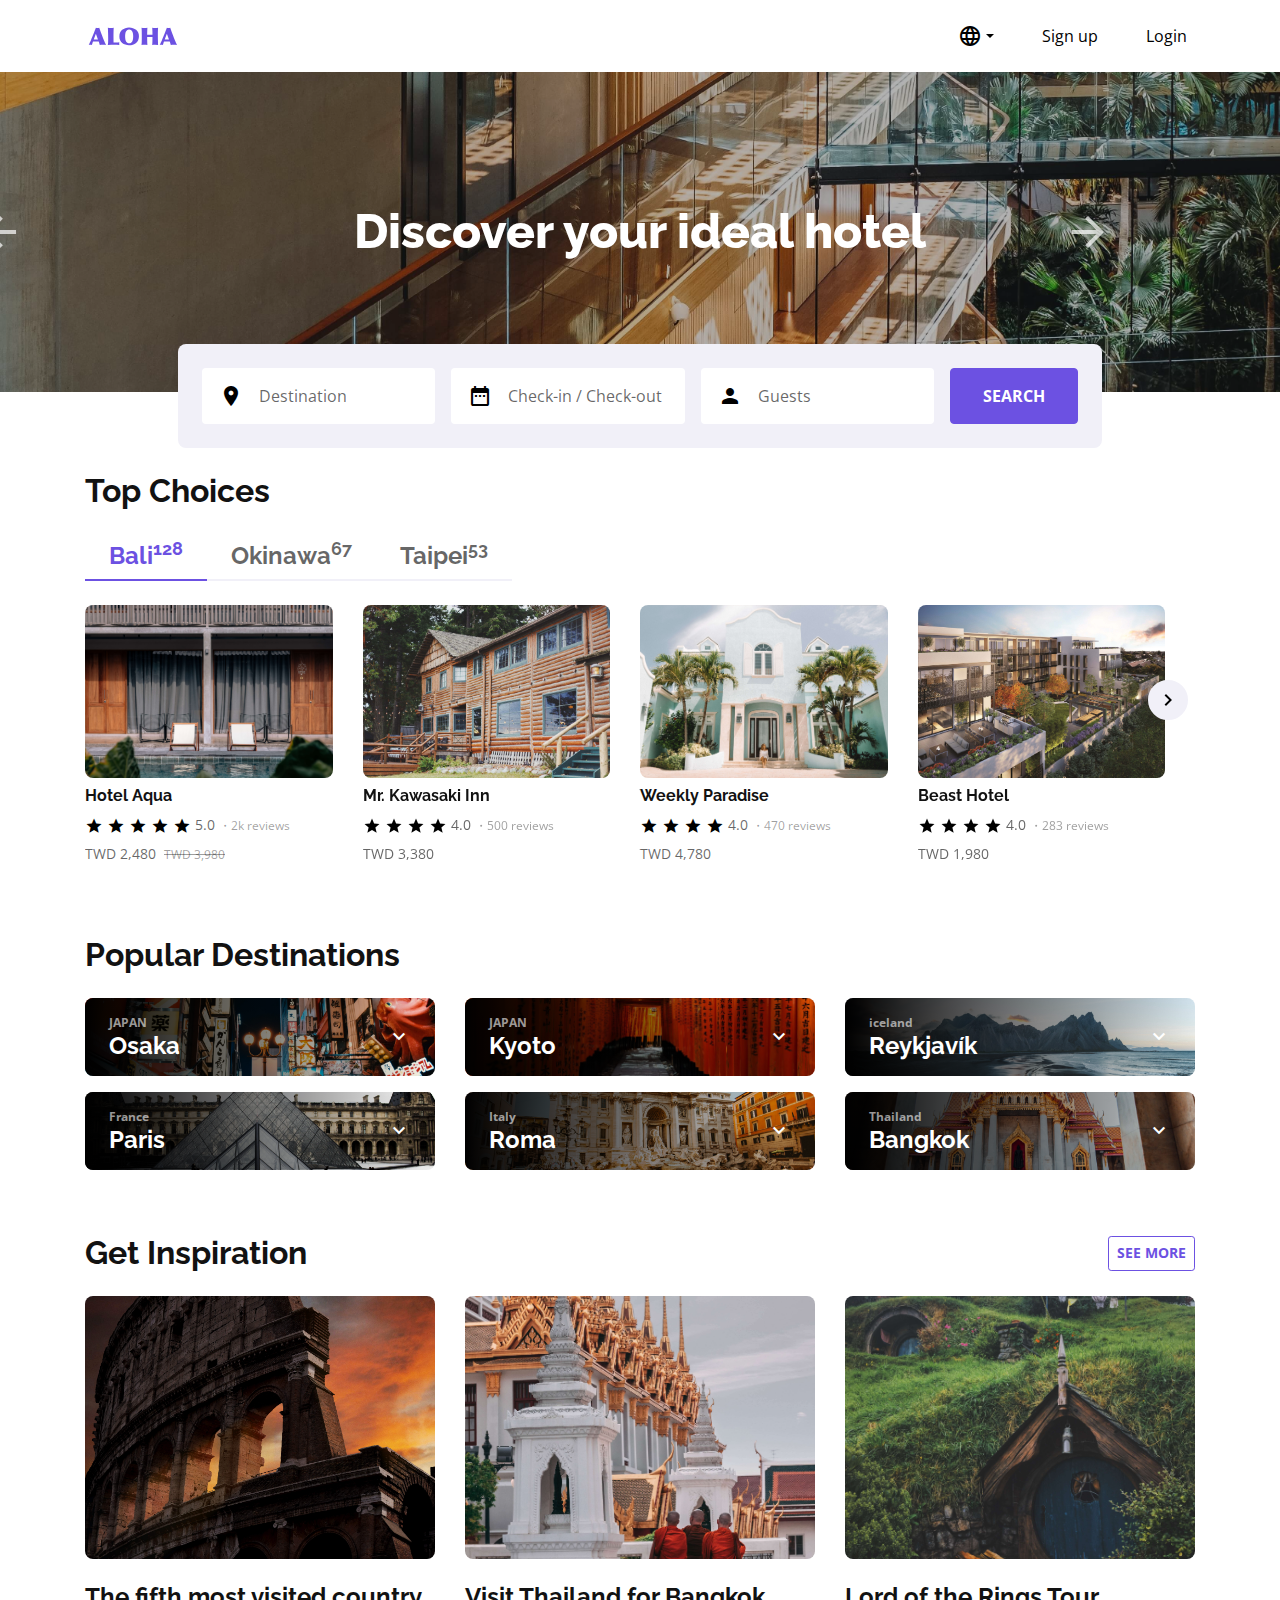
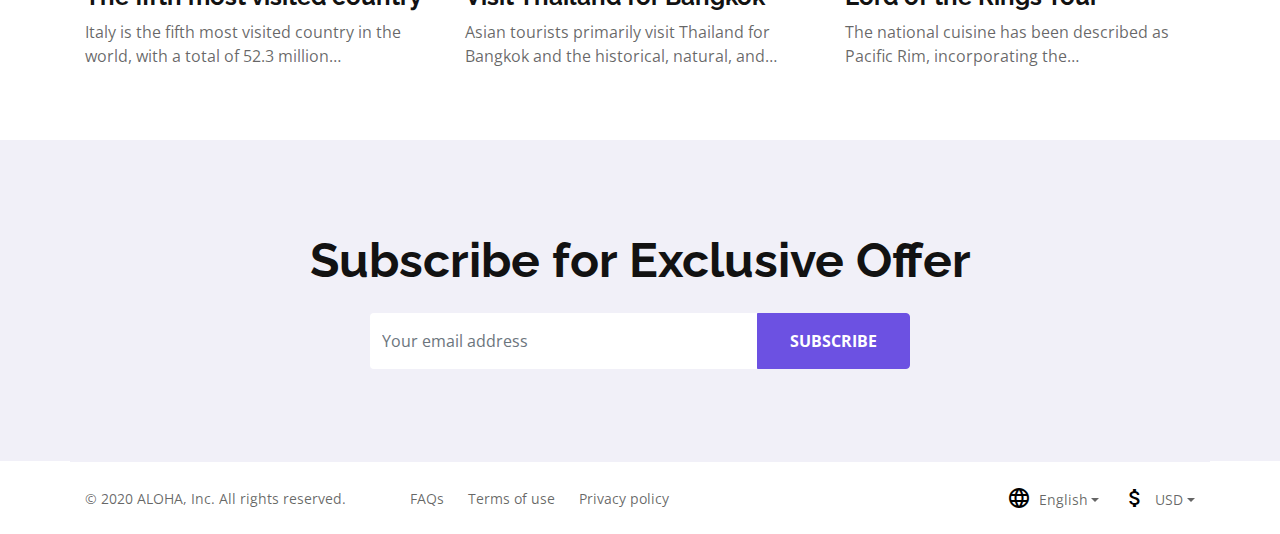
<file: index.html>
<!DOCTYPE html>
<html lang="en">
<head>
  <meta charset="UTF-8">
  <meta name="viewport" content="width=device-width, initial-scale=1.0">
  <meta http-equiv="X-UA-Compatible" content="ie=edge">
  <title>ALOHA</title>
  <link href="https://fonts.googleapis.com/icon?family=Material+Icons" rel="stylesheet">
  <link rel="stylesheet" href="https://cdnjs.cloudflare.com/ajax/libs/font-awesome/5.13.0/css/all.min.css" />
  <link rel="stylesheet" href="https://unpkg.com/swiper/swiper-bundle.min.css">
  <link rel="stylesheet" href="./assets/style/all.css">
</head>

<body>
  
  <header class="container-fluid sticky-top bg-white px-0">
  <div class="container">
    <div class="navbar navbar-expand-md navbar-light py-md-4">
      <button class="navbar-toggler border-0 p-0" type="button" data-toggle="collapse" data-target="#headerNavbar" aria-controls="headerNavbar" aria-expanded="false" aria-label="Toggle navigation">
        <span class="navbar-toggler-icon"></span>
      </button>
      <h1 class="navbar-brand">
        <a class="logo" href="./index.html">ALOHA</a>
      </h1>
      
        <div class="navbar-nav d-md-none">
          <a class="nav-link" href="./login.html">Login</a>
        </div>
        <nav class="collapse navbar-collapse" id="headerNavbar">
          <ul class="navbar-nav ml-auto">
            <li class="nav-item dropdown mr-8">
              <a class="nav-link dropdown-toggle" href="#" data-toggle="dropdown" aria-haspopup="true" aria-expanded="false"><span class="material-icons">language</span></a>
              <div class="dropdown-menu">
                <a class="dropdown-item" href="#">繁體中文</a>
                <a class="dropdown-item" href="#">簡體中文</a>
                <a class="dropdown-item" href="#">English</a>
              </div>
            </li>
            <li class="nav-item mr-8">
              <a class="nav-link" href="#">Sign up</a>
            </li>
            <li class="nav-item d-none d-md-block">
              <a class="nav-link" href="./login.html">Login</a>
            </li>
          </ul>
        </nav>
      
    </div>
  </div>
</header>
  
  <main>
  <!-- banner -->
  <div id="carouselInterval" class="banner carousel slide" data-ride="carousel">
    <div class="carousel-inner">
      <div class="carousel-item active position-relative" data-interval="10000">
        <div class="banner__img bg-cover d-flex align-items-center justify-content-center" style="background-image: url('./assets/images/index-banner.jpg');">
        </div>
        <h2 class="h2 h1-md text-white font-weight-bold font-weight-bolder-md text-center d-flex align-items-center justify-content-center banner__title">Discover your <br class="d-xl-none">ideal hotel</h2>
        </img>
      </div>
      <div class="carousel-item position-relative" data-interval="10000">
        <div class="banner__img bg-cover d-flex align-items-center justify-content-center" style="background-image: url('./assets/images/index-banner2.jpeg');">
        </div>
        <h2 class="h2 h1-md text-white font-weight-bold font-weight-bolder-md text-center d-flex align-items-center justify-content-center banner__title">Discover your <br class="d-lg-none">ideal hotel</h2>
        </img>
      </div>
    </div>
    <a class="carousel-control-prev" href="#carouselInterval" role="button" data-slide="prev">
      <span class="material-icons banner__icon" aria-hidden="true">arrow_back_ios</span>
      <span class="sr-only">Previous</span>
    </a>
    <a class="carousel-control-next" href="#carouselInterval" role="button" data-slide="next">
      <span class="material-icons banner__icon" aria-hidden="true">arrow_forward_ios</span>
      <span class="sr-only">Next</span>
    </a>
  </div>
  <!-- search -->
  <div class="container d-flex justify-content-center mt-n12 mb-6">
    <div class="row justify-content-center w-100">
      <div class="col-md-10 p-6 bg-light rounded-lg">
        <form class="d-lg-flex">
          <div class="dropdown w-100 mb-4 mb-lg-0 bg-white mr-lg-4 rounded">
            <a class="btn d-flex px-4" role="button" id="destinationMenuLink" data-toggle="dropdown" aria-haspopup="true" aria-expanded="false">
              <span class="material-icons text-black mr-4">place</span>Destination
            </a>
            <div class="dropdown-menu border-0 w-100 shadow" aria-labelledby="destinationMenuLink">
              <a class="dropdown-item d-flex" href="#">
                <span class="material-icons mr-2">star</span>
                <div class="flex-grow-1">
                  <p class="dropdown-item__title">Bangkok</p>
                  <p class="font-xs text-info">Thailand</p>
                </div>
              </a>
              <a class="dropdown-item d-flex" href="#">
                <span class="material-icons mr-2">star</span>
                <div class="flex-grow-1">
                  <p class="dropdown-item__title">Osaka</p>
                  <p class="font-xs text-info">Japan</p>
                </div>
              </a>
              <a class="dropdown-item d-flex" href="#">
                <span class="material-icons mr-2">star</span>
                <div class="flex-grow-1">
                  <p class="dropdown-item__title">Roma</p>
                  <p class="font-xs text-info">Italy</p>
                </div>
              </a>
              <a class="dropdown-item d-flex" href="#">
                <span class="material-icons mr-2">star</span>
                <div class="flex-grow-1">
                  <p class="dropdown-item__title">Paris</p>
                  <p class="font-xs text-info">London</p>
                </div>
              </a>
              <a class="dropdown-item d-flex" href="#">
                <span class="material-icons mr-2">star</span>
                <div class="flex-grow-1">
                  <p class="dropdown-item__title">Reykjavík</p>
                  <p class="font-xs text-info">Iceland</p>
                </div>
              </a>
            </div>
          </div>
          <div class="w-100 mb-4 mb-lg-0 bg-white mr-lg-4 rounded">
            <a class="btn d-flex px-4 text-nowrap" id="daterange">
              <span class="material-icons text-black mr-4">date_range</span>Check-in / Check-out
            </a>
          </div>
          <div class="dropdown w-100 mb-4 mb-lg-0 bg-white mr-lg-4 rounded">
            <a class="btn d-flex px-4 text-nowrap" id="guestsMenuLink" data-toggle="dropdown" aria-haspopup="true" aria-expanded="false">
              <span class="material-icons text-black mr-4">person</span>Guests
            </a>
            <ul class="dropdown-menu border-0 w-100 shadow" aria-labelledby="guestsMenuLink">
              <li class="dropdown-item d-flex justify-content-between align-items-center">
                <p class="dropdown-item__title flex-grow-1">Adult</p>
                <div class="d-flex align-items-center">
                  <button class="btn btn-sm text-black">
                    <span class="material-icons">remove</span></button>
                  <p class="px-2 text-muted">2</p>
                  <button class="btn btn-sm text-black">
                    <span class="material-icons">add</span></button>
                </div>
              </li>
              <li class="dropdown-item d-flex justify-content-between align-items-md-center">
                <p class="dropdown-item__title flex-grow-1">Child</p>
                <div class="d-flex align-items-center">
                  <button class="btn btn-sm text-black">
                    <span class="material-icons">remove</span></button>
                  <p class="px-2 text-muted">0</p>
                  <button class="btn btn-sm text-black">
                    <span class="material-icons">add</span></button>
                </div>
              </li>
              <li class="dropdown-item d-flex justify-content-between align-items-center">
                <p class="dropdown-item__title flex-grow-1">Room</p>
                <div class="d-flex align-items-center">
                  <button class="btn btn-sm text-black">
                    <span class="material-icons">remove</span></button>
                  <p class="px-2 text-muted">1</p>
                  <button class="btn btn-sm text-black">
                    <span class="material-icons">add</span></button>
                </div>
              </li>
            </ul>
          </div>
          <a href="searchResult.html" class="btn btn-primary font-weight-bold w-100 w-auto-lg">SEARCH</a>
        </form>
      </div>
    </div>
  </div>
  <!-- Top Choices -->
  <section class="container mb-12">
    <h3 class="h4 h2-md mb-6">Top Choices</h3>
    <ul class="nav font-family-raleway font-weight-bold h5 h4-md mb-6" role="tablist" id="nav-tab">
      <li class="nav-item">
        <a class="nav-link nav-link--border active" id="navTab-Bali" data-toggle="tab"  href="#nav-Bali" role="tab" aria-controls="nav-bali" aria-selected="true">Bali<sup>128</sup></a>
      </li>
      <li class="nav-item">
        <a class="nav-link nav-link--border" id="navTab-Okinawa" data-toggle="tab"  href="#nav-Okinawa" role="tab" aria-controls="nav-Okinawa" aria-selected="false">Okinawa<sup>67</sup></a>
      </li>
      <li class="nav-item">
        <a class="nav-link nav-link--border" id="navTab-Taipei" data-toggle="tab"  href="#nav-Taipei" role="tab" aria-controls="nav-Taipei" aria-selected="false">Taipei<sup>53</sup></a>
      </li>
    </ul>
    <div class="tab-content" id="myTabContent">
      <div class="tab-pane fade show active" id="nav-Bali" role="tabpanel" aria-labelledby="navTab-Bali">
        <div class="swiper-container">
          <ul class="swiper-wrapper row list-unstyled flex-nowrap pb-6">
            <li class="swiper-slide col-9 col-md-5 col-lg-3">
              <div class="card">
                <div class="bg-cover rounded-lg" style="background-image: url('./assets/images/top1.jpg'); padding-top: 70%;"></div>
                <div class="card-body">
                  <h4 class="card-title h6 py-2">Hotel Aqua</h4>
                  <p class="card-text font-sm mb-2">
                    <i class="material-icons font-size-18 text-black">star</i>
                    <i class="material-icons font-size-18 text-black">star</i>
                    <i class="material-icons font-size-18 text-black">star</i>
                    <i class="material-icons font-size-18 text-black">star</i>
                    <i class="material-icons font-size-18 text-black">star</i>
                    5.0
                    <span class="font-xs text-gary">・2k reviews</span>
                  </p>
                  <p class="font-sm">TWD 2,480<del class="font-xs text-gary ml-2">TWD 3,980</del></p>
                </div>
              </div>
            </li>
            <li class="swiper-slide col-9 col-md-5 col-lg-3">
              <div class="card">
                <div class="bg-cover rounded-lg" style="background-image: url('./assets/images/top2.jpg'); padding-top: 70%;"></div>
                <div class="card-body">
                  <h4 class="card-title h6 py-2">Mr. Kawasaki Inn</h4>
                  <p class="card-text font-sm mb-2">
                    <i class="material-icons font-size-18 text-black">star</i>
                    <i class="material-icons font-size-18 text-black">star</i>
                    <i class="material-icons font-size-18 text-black">star</i>
                    <i class="material-icons font-size-18 text-black">star</i>
                    4.0
                    <span class="font-xs text-gary">・500 reviews</span>
                  </p>
                  <p class="font-sm">TWD 3,380
                </div>
              </div>
            </li>
            <li class="swiper-slide col-9 col-md-5 col-lg-3">
              <div class="card">
                <div class="bg-cover rounded-lg" style="background-image: url('./assets/images/top3.jpg'); padding-top: 70%;"></div>
                <div class="card-body">
                  <h4 class="card-title h6 py-2">Weekly Paradise</h4>
                  <p class="card-text font-sm mb-2">
                    <i class="material-icons font-size-18 text-black">star</i>
                    <i class="material-icons font-size-18 text-black">star</i>
                    <i class="material-icons font-size-18 text-black">star</i>
                    <i class="material-icons font-size-18 text-black">star</i>
                    4.0
                    <span class="font-xs text-gary">・470 reviews</span>
                  </p>
                  <p class="font-sm">TWD 4,780</p>
                </div>
              </div>
            </li>
            <li class="swiper-slide col-9 col-md-5 col-lg-3">
              <div class="card">
                <div class="bg-cover rounded-lg" style="background-image: url('./assets/images/top4.jpg'); padding-top: 70%;"></div>
                <div class="card-body">
                  <h4 class="card-title h6 py-2">Beast Hotel</h4>
                  <p class="card-text font-sm mb-2">
                    <i class="material-icons font-size-18 text-black">star</i>
                    <i class="material-icons font-size-18 text-black">star</i>
                    <i class="material-icons font-size-18 text-black">star</i>
                    <i class="material-icons font-size-18 text-black">star</i>
                    4.0
                    <span class="font-xs text-gary">・283 reviews</span>
                  </p>
                  <p class="font-sm">TWD 1,980</p>
                </div>
              </div>
            </li>
          </ul>
          <div class="swiper-button-next d-none d-md-block rounded-circle">
            <span class="material-icons">chevron_right</span>
          </div>
        </div>
      </div>
      <div class="tab-pane fade" id="nav-Okinawa" role="tabpanel" aria-labelledby="navTab-Okinawa">
        <ul class="row list-unstyled flex-nowrap overflow-auto pb-6">
          <li class="col-9 col-md-5 col-lg-3">
            <div class="card">
              <div class="bg-cover rounded-lg" style="background-image: url('./assets/images/Osaka.jpg'); padding-top: 70%;"></div>
              <div class="card-body">
                <h4 class="card-title h6 py-2">Hotel Aqua</h4>
                <p class="card-text font-sm mb-2">
                  <i class="material-icons font-size-18 text-black">star</i>
                  <i class="material-icons font-size-18 text-black">star</i>
                  <i class="material-icons font-size-18 text-black">star</i>
                  <i class="material-icons font-size-18 text-black">star</i>
                  <i class="material-icons font-size-18 text-black">star</i>
                  5.0
                  <span class="font-xs text-gary">・2k reviews</span>
                </p>
                <p class="font-sm">TWD 2,480<del class="font-xs text-gary ml-2">TWD 3,980</del></p>
              </div>
            </div>
          </li>
          <li class="col-9 col-md-5 col-lg-3">
            <div class="card">
              <div class="bg-cover rounded-lg" style="background-image: url('./assets/images/Kyoto.jpg'); padding-top: 70%;"></div>
              <div class="card-body">
                <h4 class="card-title h6 py-2">Mr. Kawasaki Inn</h4>
                <p class="card-text font-sm mb-2">
                  <i class="material-icons font-size-18 text-black">star</i>
                  <i class="material-icons font-size-18 text-black">star</i>
                  <i class="material-icons font-size-18 text-black">star</i>
                  <i class="material-icons font-size-18 text-black">star</i>
                  4.0
                  <span class="font-xs text-gary">・500 reviews</span>
                </p>
                <p class="font-sm">TWD 3,380
              </div>
            </div>
          </li>
          <li class="col-9 col-md-5 col-lg-3">
            <div class="card">
              <div class="bg-cover rounded-lg" style="background-image: url('./assets/images/Reykjavic.jpg'); padding-top: 70%;"></div>
              <div class="card-body">
                <h4 class="card-title h6 py-2">Weekly Paradise</h4>
                <p class="card-text font-sm mb-2">
                  <i class="material-icons font-size-18 text-black">star</i>
                  <i class="material-icons font-size-18 text-black">star</i>
                  <i class="material-icons font-size-18 text-black">star</i>
                  <i class="material-icons font-size-18 text-black">star</i>
                  4.0
                  <span class="font-xs text-gary">・470 reviews</span>
                </p>
                <p class="font-sm">TWD 4,780</p>
              </div>
            </div>
          </li>
          <li class="col-9 col-md-5 col-lg-3">
            <div class="card">
              <div class="bg-cover rounded-lg" style="background-image: url('./assets/images/Paris.jpg'); padding-top: 70%;"></div>
              <div class="card-body">
                <h4 class="card-title h6 py-2">Beast Hotel</h4>
                <p class="card-text font-sm mb-2">
                  <i class="material-icons font-size-18 text-black">star</i>
                  <i class="material-icons font-size-18 text-black">star</i>
                  <i class="material-icons font-size-18 text-black">star</i>
                  <i class="material-icons font-size-18 text-black">star</i>
                  4.0
                  <span class="font-xs text-gary">・283 reviews</span>
                </p>
                <p class="font-sm">TWD 1,980</p>
              </div>
            </div>
          </li>
        </ul>
      </div>
      <div class="tab-pane fade" id="nav-Taipei" role="tabpanel" aria-labelledby="navTab-Taipei">
        <ul class="row list-unstyled flex-nowrap overflow-auto pb-6">
          <li class="col-9 col-md-5 col-lg-3">
            <div class="card">
              <div class="bg-cover rounded-lg" style="background-image: url('./assets/images/italy.jpg'); padding-top: 70%;"></div>
              <div class="card-body">
                <h4 class="card-title h6 py-2">Hotel Aqua</h4>
                <p class="card-text font-sm mb-2">
                  <i class="material-icons font-size-18 text-black">star</i>
                  <i class="material-icons font-size-18 text-black">star</i>
                  <i class="material-icons font-size-18 text-black">star</i>
                  <i class="material-icons font-size-18 text-black">star</i>
                  <i class="material-icons font-size-18 text-black">star</i>
                  5.0
                  <span class="font-xs text-gary">・2k reviews</span>
                </p>
                <p class="font-sm">TWD 2,480<del class="font-xs text-gary ml-2">TWD 3,980</del></p>
              </div>
            </div>
          </li>
          <li class="col-9 col-md-5 col-lg-3">
            <div class="card">
              <div class="bg-cover rounded-lg" style="background-image: url('./assets/images/Thailand.jpg'); padding-top: 70%;"></div>
              <div class="card-body">
                <h4 class="card-title h6 py-2">Mr. Kawasaki Inn</h4>
                <p class="card-text font-sm mb-2">
                  <i class="material-icons font-size-18 text-black">star</i>
                  <i class="material-icons font-size-18 text-black">star</i>
                  <i class="material-icons font-size-18 text-black">star</i>
                  <i class="material-icons font-size-18 text-black">star</i>
                  4.0
                  <span class="font-xs text-gary">・500 reviews</span>
                </p>
                <p class="font-sm">TWD 3,380
              </div>
            </div>
          </li>
          <li class="col-9 col-md-5 col-lg-3">
            <div class="card">
              <div class="bg-cover rounded-lg" style="background-image: url('./assets/images/NewZealand.jpg'); padding-top: 70%;"></div>
              <div class="card-body">
                <h4 class="card-title h6 py-2">Weekly Paradise</h4>
                <p class="card-text font-sm mb-2">
                  <i class="material-icons font-size-18 text-black">star</i>
                  <i class="material-icons font-size-18 text-black">star</i>
                  <i class="material-icons font-size-18 text-black">star</i>
                  <i class="material-icons font-size-18 text-black">star</i>
                  4.0
                  <span class="font-xs text-gary">・470 reviews</span>
                </p>
                <p class="font-sm">TWD 4,780</p>
              </div>
            </div>
          </li>
          <li class="col-9 col-md-5 col-lg-3">
            <div class="card">
              <div class="bg-cover rounded-lg" style="background-image: url('./assets/images/Paris.jpg'); padding-top: 70%;"></div>
              <div class="card-body">
                <h4 class="card-title h6 py-2">Beast Hotel</h4>
                <p class="card-text font-sm mb-2">
                  <i class="material-icons font-size-18 text-black">star</i>
                  <i class="material-icons font-size-18 text-black">star</i>
                  <i class="material-icons font-size-18 text-black">star</i>
                  <i class="material-icons font-size-18 text-black">star</i>
                  4.0
                  <span class="font-xs text-gary">・283 reviews</span>
                </p>
                <p class="font-sm">TWD 1,980</p>
              </div>
            </div>
          </li>
        </ul>
      </div>
    </div>
  </section>
  <!-- Popular Destinations -->
  <section class="container mb-12">
    <h3 class="h4 h2-md mb-6">Popular Destinations</h3>
    <ul class="row list-unstyled">
      <li class="col-md-6 col-lg-4 mb-2 mb-md-4">
        <a href="#" class="card card-overlay">
          <img src="./assets/images/Osaka.jpg" alt="" class="rounded-lg h-100 img-cover">
          <div class="card-img-overlay d-flex justify-content-between align-items-center">
            <div>
              <p class="font-xs font-weight-bold">JAPAN</p>
              <h4 class="card-title text-white">Osaka</h4>
            </div>
            <span class="material-icons text-white">keyboard_arrow_down</span>
          </div>
        </a>
      </li>
      <li class="col-md-6 col-lg-4 mb-2 mb-md-4">
        <a href="#" class="card card-overlay">
          <img src="./assets/images/Kyoto.jpg" alt="Kyoto" class="rounded-lg h-100 img-cover">
          <div class="card-img-overlay d-flex justify-content-between align-items-center">
            <div>
              <p class="font-xs font-weight-bold">JAPAN</p>
              <h4 class="card-title text-white">Kyoto</h4>
            </div>
            <span class="material-icons text-white">keyboard_arrow_down</span>
          </div>
        </a>
      </li>
      <li class="col-md-6 col-lg-4 mb-2 mb-md-4">
        <a href="#" class="card card-overlay">
          <img src="./assets/images/Reykjavic.jpg" alt="Reykjavík" class="rounded-lg h-100 img-cover">
          <div class="card-img-overlay d-flex justify-content-between align-items-center">
            <div>
              <p class="font-xs font-weight-bold">iceland</p>
              <h4 class="card-title text-white">Reykjavík</h4>
            </div>
            <span class="material-icons text-white">keyboard_arrow_down</span>
          </div>
        </a>
      </li>
      <li class="col-md-6 col-lg-4 mb-2 mb-md-4">
        <a href="#" class="card card-overlay">
          <img src="./assets/images/Paris.jpg" alt="Paris" class="rounded-lg h-100 img-cover">
          <div class="card-img-overlay d-flex justify-content-between align-items-center">
            <div>
              <p class="font-xs font-weight-bold">France</p>
              <h4 class="card-title text-white">Paris</h4>
            </div>
            <span class="material-icons text-white">keyboard_arrow_down</span>
          </div>
        </a>
      </li>
      <li class="col-md-6 col-lg-4 mb-2 mb-md-4">
        <a href="#" class="card card-overlay">
          <img src="./assets/images/Roma.jpg" alt="Roma" class="rounded-lg h-100 img-cover">
          <div class="card-img-overlay d-flex justify-content-between align-items-center">
            <div>
              <p class="font-xs font-weight-bold">Italy</p>
              <h4 class="card-title text-white">Roma</h4>
            </div>
            <span class="material-icons text-white">keyboard_arrow_down</span>
          </div>
        </a>
      </li>
      <li class="col-md-6 col-lg-4 mb-2 mb-md-4">
        <a href="#" class="card card-overlay">
          <img src="./assets/images/Bangkok.jpg" alt="Bangkok" class="rounded-lg h-100 img-cover">
          <div class="card-img-overlay d-flex justify-content-between align-items-center">
            <div>
              <p class="font-xs font-weight-bold">Thailand</p>
              <h4 class="card-title text-white">Bangkok</h4>
            </div>
            <span class="material-icons text-white">keyboard_arrow_down</span>
          </div>
        </a>
      </li>
    </ul>
  </section>
  <!-- Get Inspiration -->
  <section class="container mb-12">
    <div class="d-flex justify-content-between align-items-center mb-6">
      <h3 class="h4 h2-md">Get Inspiration</h3>
      <button class="btn btn-sm btn-outline-primary font-weight-bold">SEE MORE</button>
    </div>
    <ul class="row list-unstyled flex-nowrap overflow-auto pb-6">
      <li class="col-9 col-md-4">
        <div class="card">
          <div class="bg-cover rounded-lg mb-6" style="background-image: url('./assets/images/italy.jpg'); padding-top: 75%;"></div>
          <div class="card-body">
            <h4 class="h5 h4-md mb-2">The fifth most visited country</h4>
            <p class="font-xs h6-md">Italy is the fifth most visited country in the world, with a total of 52.3 million…</p>
          </div>
        </div>
      </li>
      <li class="col-9 col-md-4">
        <div class="card">
          <div class="bg-cover rounded-lg mb-6" style="background-image: url('./assets/images/Thailand.jpg'); padding-top: 75%;"></div>
          <div class="card-body">
            <h4 class="h5 h4-md mb-2">Visit Thailand for Bangkok</h4>
            <p class="font-xs h6-md">Asian tourists primarily visit Thailand for Bangkok and the historical, natural, and…</p>
          </div>
        </div>
      </li>
      <li class="col-9 col-md-4">
        <div class="card">
          <div class="bg-cover rounded-lg mb-6" style="background-image: url('./assets/images/NewZealand.jpg'); padding-top: 75%;"></div>
          <div class="card-body">
            <h4 class="h5 h4-md mb-2">Lord of the Rings Tour</h4>
            <p class="font-xs h6-md">The national cuisine has been described as Pacific Rim, incorporating the…</p>
          </div>
        </div>
      </li>
    </ul>
  </section>
</main>

  
  
<section class="bg-light py-6 py-md-23">
  <div class="container">
    <div class="row justify-content-center">
      <h2 class="h4 h1-md mb-4 mb-md-6">Subscribe for Exclusive Offer</h2>
    </div>
    <div class="row justify-content-center">
      <div class="input-group col-sm-10 col-lg-6">
        <input type="text" class="form-control border-0" placeholder="Your email address" aria-describedby="subscribe">
        <div class="input-group-append">
          <input type="submit" class="btn btn-primary font-weight-bold px-4 px-md-8" value="SUBSCRIBE">
        </div>
      </div>
    </div>
  </div>
</section>

  
  
  <footer class="container font-sm py-6 border-top">
  <div class="d-flex flex-column-reverse align-items-center flex-md-row justify-content-md-between">
    <P class="mr-lg-16">© 2020 ALOHA, Inc. All rights reserved.</P>
    <ul class="list-unstyled d-flex mb-4 mb-md-0">
      <li><a class="mr-6 text-info" href="#">FAQs</a></li>
      <li><a class="mr-6 text-info" href="#">Terms of use</a></li>
      <li><a class="text-info" href="#">Privacy policy</a></li>
    </ul>
     
      <div class="d-none d-lg-block ml-auto">
        <ul class="list-unstyled d-flex">
          <li class="mr-6">
            <a class="dropdown-toggle text-info" href="#" data-toggle="dropdown" aria-haspopup="true" aria-expanded="false" role="button"><span class="material-icons text-black mr-2">language</span>English</a>
            <div class="dropdown-menu">
              <a class="dropdown-item" href="#">繁體中文</a>
              <a class="dropdown-item" href="#">簡體中文</a>
            </div>
          </li>
          <li>
            <a class="dropdown-toggle text-info" href="#" data-toggle="dropdown" aria-haspopup="true" aria-expanded="false" role="button"><span class="material-icons text-black mr-2">attach_money</span>USD</a>
            <div class="dropdown-menu">
              <a class="dropdown-item" href="#">TWD</a>
              <a class="dropdown-item" href="#">CNY</a>
            </div>
          </li>
        </ul> 
      </div>
    
  </div>
</footer>

  <script src="https://unpkg.com/swiper/swiper-bundle.min.js"></script>
  <script src="./assets/js/vendors.js"></script>
  <script src="./assets/js/all.js"></script>
</body>
</html>
</file>
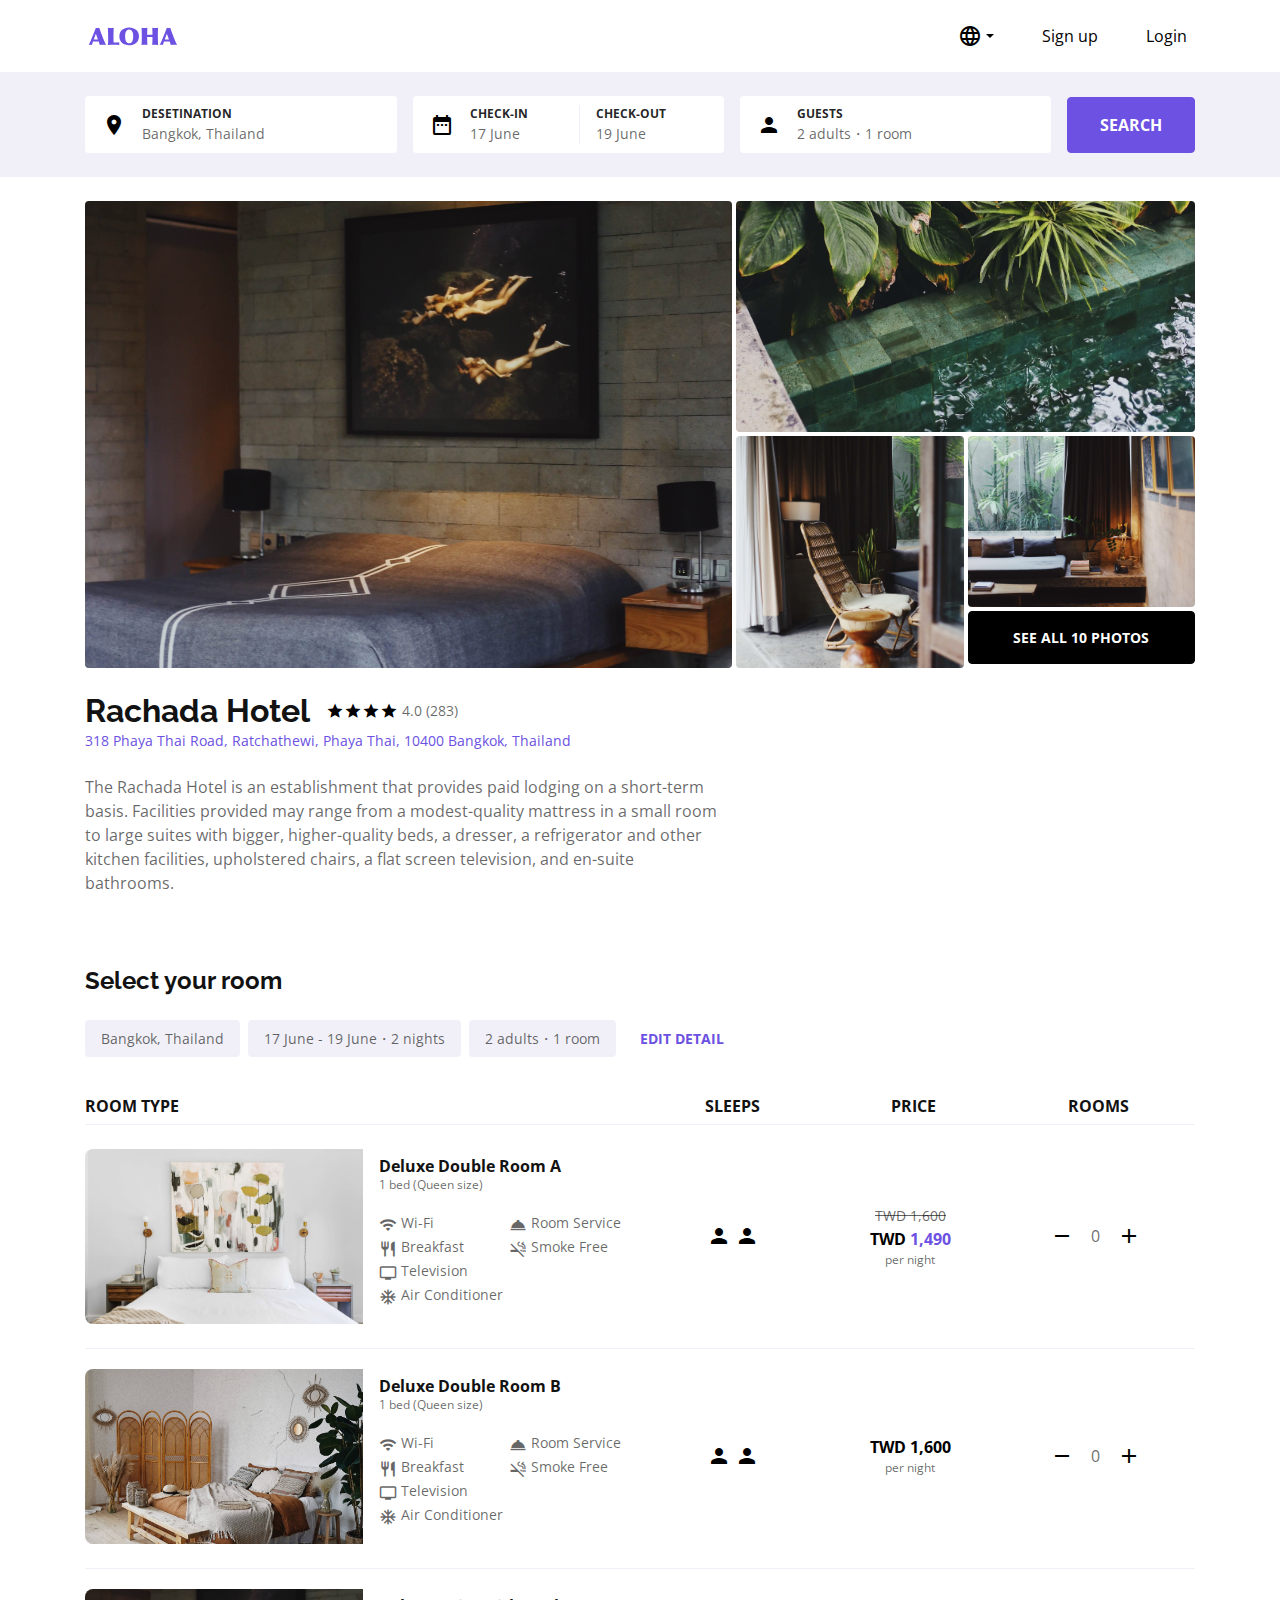
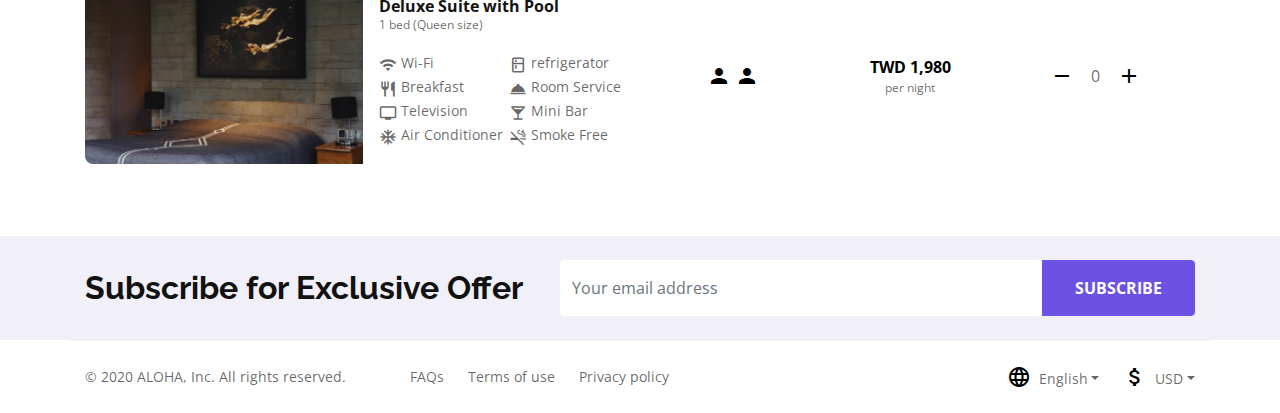
<file: detail.html>
<!DOCTYPE html>
<html lang="en">
<head>
  <meta charset="UTF-8">
  <meta name="viewport" content="width=device-width, initial-scale=1.0">
  <meta http-equiv="X-UA-Compatible" content="ie=edge">
  <title>Rachada Hotel | ALOHA</title>
  <link href="https://fonts.googleapis.com/icon?family=Material+Icons" rel="stylesheet">
  <link rel="stylesheet" href="https://cdnjs.cloudflare.com/ajax/libs/font-awesome/5.13.0/css/all.min.css" />
  <link rel="stylesheet" href="https://unpkg.com/swiper/swiper-bundle.min.css">
  <link rel="stylesheet" href="./assets/style/all.css">
</head>

<body>
  
  <header class="container-fluid sticky-top bg-white px-0">
  <div class="container">
    <div class="navbar navbar-expand-md navbar-light py-md-4">
      <button class="navbar-toggler border-0 p-0" type="button" data-toggle="collapse" data-target="#headerNavbar" aria-controls="headerNavbar" aria-expanded="false" aria-label="Toggle navigation">
        <span class="navbar-toggler-icon"></span>
      </button>
      <h1 class="navbar-brand">
        <a class="logo" href="./index.html">ALOHA</a>
      </h1>
      
        <div class="navbar-nav d-md-none">
          <a class="nav-link" href="./login.html">Login</a>
        </div>
        <nav class="collapse navbar-collapse" id="headerNavbar">
          <ul class="navbar-nav ml-auto">
            <li class="nav-item dropdown mr-8">
              <a class="nav-link dropdown-toggle" href="#" data-toggle="dropdown" aria-haspopup="true" aria-expanded="false"><span class="material-icons">language</span></a>
              <div class="dropdown-menu">
                <a class="dropdown-item" href="#">繁體中文</a>
                <a class="dropdown-item" href="#">簡體中文</a>
                <a class="dropdown-item" href="#">English</a>
              </div>
            </li>
            <li class="nav-item mr-8">
              <a class="nav-link" href="#">Sign up</a>
            </li>
            <li class="nav-item d-none d-md-block">
              <a class="nav-link" href="./login.html">Login</a>
            </li>
          </ul>
        </nav>
      
    </div>
  </div>
</header>
  
  <div class="bg-light sticky-header">
  <div class="container">
    <div class="row d-md-none py-5">
      <div class="col d-flex align-items-center">
        <a href="./searchResult.html" class="material-icons mr-3 text-black text-decoration-none">arrow_back</a>
        <p class="font-xs font-sm-sm">
          Bangkok・17 June - 19 June・2 adults・1 room</p>
      </div>
    </div>
    <form class="d-none d-md-flex align-items-center py-1 py-md-4 py-xl-6">
      <div class="dropdown w-100 bg-white-md mr-md-4 rounded border-right border-white">
        <button class="btn d-flex px-2 px-lg-4 py-2 justify-content-center
        justify-content-md-start align-items-center w-100"  type="button" id="destinationMenuLink" data-toggle="dropdown" aria-haspopup="true" aria-expanded="false">
          <span class="material-icons d-none d-md-block text-black mr-2 mr-lg-4">place</span>
          <div class="text-left">
            <p class="d-none d-md-block font-xs text-secondary font-weight-bold">DESETINATION</p>
            <p class="font-xs font-sm-md text-nowrap">Bangkok, Thailand</p>
          </div>
        </button>
        <div class="dropdown-menu border-0 w-100 shadow" aria-labelledby="destinationMenuLink">
          <a class="dropdown-item d-flex" href="#">
            <span class="material-icons mr-2">star</span>
            <div class="flex-grow-1">
              <p class="dropdown-item__title">Bangkok</p>
              <p class="font-xs text-info">Thailand</p>
            </div>
          </a>
          <a class="dropdown-item d-flex" href="#">
            <span class="material-icons mr-2">star</span>
            <div class="flex-grow-1">
              <p class="dropdown-item__title">Osaka</p>
              <p class="font-xs text-info">Japan</p>
            </div>
          </a>
          <a class="dropdown-item d-flex" href="#">
            <span class="material-icons mr-2">star</span>
            <div class="flex-grow-1">
              <p class="dropdown-item__title">Roma</p>
              <p class="font-xs text-info">Italy</p>
            </div>
          </a>
          <a class="dropdown-item d-flex" href="#">
            <span class="material-icons mr-2">star</span>
            <div class="flex-grow-1">
              <p class="dropdown-item__title">Paris</p>
              <p class="font-xs text-info">London</p>
            </div>
          </a>
          <a class="dropdown-item d-flex" href="#">
            <span class="material-icons mr-2">star</span>
            <div class="flex-grow-1">
              <p class="dropdown-item__title">Reykjavík</p>
              <p class="font-xs text-info">Iceland</p>
            </div>
          </a>
        </div>
      </div>
      <div class="w-100 bg-white-md mr-md-4 rounded border-right border-white">
        <button class="btn d-flex px-2 px-lg-4 py-2 justify-content-center
        justify-content-md-start align-items-center w-100" id="daterange">
          <span class="material-icons d-none d-md-block text-black mr-2 mr-lg-4">date_range</span>
          <div class="text-left">
            <p class="d-none d-md-block d-lg-none font-xs text-secondary font-weight-bold">CHECK-IN / OUT</p>
            <p class="d-lg-none font-xs font-sm-md text-nowrap">17 June - 19 June</p>
          </div>
          <div class="d-none d-lg-flex row no-gutters w-100">
            <div class="col border-right text-left mr-4">
              <p class="font-xs text-secondary font-weight-bold">CHECK-IN</p>
              <p class="font-xs font-sm-md text-nowrap">17 June</p>
            </div>
            <div class="col text-left">
              <p class="font-xs text-secondary font-weight-bold">CHECK-OUT</p>
              <p class="font-xs font-sm-md text-nowrap">19 June</p>
            </div>
          </div>
        </button>
      </div>
      <div class="dropdown w-100 bg-white-md mr-md-4 rounded">
        <button class="btn d-flex px-2 px-lg-4 py-2 justify-content-center
        justify-content-md-start align-items-center w-100"  type="button" id="guestsMenuLink" data-toggle="dropdown" aria-haspopup="true" aria-expanded="false">
          <span class="material-icons d-none d-md-block text-black mr-2 mr-lg-4">person</span>
          <div class="text-left">
            <p class="d-none d-md-block font-xs text-secondary font-weight-bold">GUESTS</p>
            <p class="font-xs font-sm-md text-nowrap">2 adults・1 room</p>
          </div>
        </button>
        <ul class="dropdown-menu border-0 w-100 shadow" aria-labelledby="guestsMenuLink">
          <li class="dropdown-item d-flex justify-content-between align-items-center">
            <p class="dropdown-item__title flex-grow-1">Adult</p>
            <div class="d-flex align-items-center">
              <button class="btn px-2 text-black" data-toggle="modal" data-target="#confirmModal">
                <span class="material-icons">remove</span></button>
              <p class="px-8 px-md-2 text-muted">2</p>
              <button class="btn px-2 text-black" data-toggle="modal" data-target="#confirmModal">
                <span class="material-icons">add</span></button>
            </div>
          </li>
          <li class="dropdown-item d-flex justify-content-between align-items-md-center">
            <p class="dropdown-item__title flex-grow-1">Child</p>
            <div class="d-flex align-items-center">
              <button class="btn px-2 text-black" data-toggle="modal" data-target="#confirmModal">
                <span class="material-icons">remove</span></button>
              <p class="px-8 px-md-2 text-muted">0</p>
              <button class="btn px-2 text-black" data-toggle="modal" data-target="#confirmModal">
                <span class="material-icons">add</span></button>
            </div>
          </li>
          <li class="dropdown-item d-flex justify-content-between align-items-center">
            <p class="dropdown-item__title flex-grow-1">Room</p>
            <div class="d-flex align-items-center">
              <button class="btn px-2 text-black" data-toggle="modal" data-target="#confirmModal">
                <span class="material-icons">remove</span></button>
              <p class="px-8 px-md-2 text-muted">1</p>
              <button class="btn px-2 text-black" data-toggle="modal" data-target="#confirmModal">
                <span class="material-icons">add</span></button>
            </div>
          </li>
        </ul>
      </div>
      <a href="searchResult.html" class="btn btn-primary font-weight-bold w-auto d-none d-md-block">SEARCH</a>
    </form>
  </div>
</div>
<main class="detail">
  <div id="carouselInterval" class="carousel slide mb-4 d-md-none" data-ride="carousel">
    <div class="carousel-inner">
      <div class="carousel-item active position-relative" data-interval="10000">
        <img class="img-cover w-100" src="./assets/images/Rachada1.jpg">
        </img>
      </div>
      <div class="carousel-item position-relative" data-interval="10000">
        <img class="img-cover w-100" src="./assets/images/Rachada2.jpg">
        </img>
      </div>
      <div class="carousel-item position-relative" data-interval="10000">
        <img class="img-cover w-100" src="./assets/images/Rachada3.jpg">
        </img>
      </div>
      <div class="carousel-item position-relative" data-interval="10000">
        <img class="img-cover w-100" src="./assets/images/Rachada4.jpg">
        </img>
      </div>
    </div>
    <a class="carousel-control-prev" href="#carouselInterval" role="button" data-slide="prev">
      <span class="material-icons" aria-hidden="true">arrow_back_ios</span>
      <span class="sr-only">Previous</span>
    </a>
    <a class="carousel-control-next" href="#carouselInterval" role="button" data-slide="next">
      <span class="material-icons" aria-hidden="true">arrow_forward_ios</span>
      <span class="sr-only">Next</span>
    </a>
  </div>
  <div class="container position-relative">
    <div class="row no-gutters pt-md-4 pt-lg-6 mb-6 d-none d-md-flex">
      <div class="col-md-7 bg-cover rounded" style="background-image: url(./assets/images/Rachada1.jpg); padding-top: 40%;">
        <!-- <img class="img-fluid" src="./assets/images/Rachada1.jpg" alt=""> -->
      </div>
      <div class="col-md-5">
        <div class="rounded bg-cover ml-1 mb-1" style="background-image: url(./assets/images/Rachada2.jpg); padding-top: 50%;"></div>
        <div class="d-flex">
          <div class="rounded bg-cover ml-1 w-100" style="background-image: url(./assets/images/Rachada3.jpg); padding-top: 50%;"></div>
          <div class="ml-1 w-100 h-100">
            <div class="rounded bg-cover mb-1" style="background-image: url(./assets/images/Rachada4.jpg); padding-top: 75%;"></div>
            <a class="btn btn-black btn-block font-xs font-sm-lg h6-lg px-0 font-weight-bold" href="#">SEE ALL 10 PHOTOS</a>
          </div>
        </div>
      </div>
    </div>
    <div class="row">
      <div class="col-md-9 col-lg-7 mb-12 mb-lg-18">
        <div class="d-md-flex align-content-center">
          <h2 class="mr-4 mb-2 mb-md-0">Rachada Hotel</h2>
          <div class="mb-2 mb-md-0 d-flex align-items-center">
            <span class="material-icons font-size-18 text-black">star</span>
            <span class="material-icons font-size-18 text-black">star</span>
            <sapn class="material-icons font-size-18 text-black">star</sapn>
            <saon class="material-icons font-size-18 text-black mr-1">star</saon>
            <span class="font-sm">4.0 (283)</span>
          </div>
        </div>
        <a class="font-sm mb-6 d-block text-decoration-none" href="#">318 Phaya Thai Road, Ratchathewi, Phaya Thai, 10400 Bangkok, Thailand</a>
        <p class="">The Rachada Hotel is an establishment that provides paid lodging on a short-term basis. Facilities provided may range from a modest-quality mattress in a small room to large suites with bigger, higher-quality beds, a dresser, a refrigerator and other kitchen facilities, upholstered chairs, a flat screen television, and en-suite bathrooms.</p>
      </div>
      <div class="col-12 mb-4 mb-md-6">
        <h4>Select your room</h4>
      </div>
      <ul class="col-12 d-none d-md-flex list-unstyled mb-12 mb-lg-10">
        <li class="bg-light font-sm mr-2 px-4 py-2 rounded">Bangkok, Thailand</li>
        <li class="bg-light font-sm mr-2 px-4 py-2 rounded">17 June - 19 June・2 nights</li>
        <li class="bg-light font-sm mr-2 px-4 py-2 rounded">2 adults・1 room</li>
        <li class="font-sm px-4 py-2 rounded hover--bgLight">
          <a class="font-weight-bold text-decoration-none" href="#">EDIT DETAIL</a></li>
      </ul>
    </div>
    <div class="row no-gutters d-none d-md-flex border-bottom pb-2 mb-6">
      <h5 class="col-6 h6 font-family-openSnas">ROOM TYPE</h5>
      <h5 class="col-2 h6 font-family-openSnas text-center">SLEEPS</h5>
      <div class="col-4 d-flex justify-content-between justify-content-md-around ">
        <h5 class="h6 font-family-openSnas text-center">PRICE</h5>
        <h5 class="h6 font-family-openSnas text-center">ROOMS</h5>
      </div>
    </div>
    <ul class="list-unstyled mb-12 mb-lg-18">
      <li class="border-bottom pb-md-4 pb-lg-6 mb-2 mb-md-5">
        <div class="row no-gutters d-flex align-items-center border rounded border-0-md">
          <div class="col-6 col-md-3">
            <img src="./assets/images/roomA.jpg" alt="roomA" class="card-img img-cover">
          </div>
          <div class="col-6 col-md-3 py-2 pl-2 pl-lg-4 align-self-xl-start">
            <h3 class="h6 mb-1 mb-md-0 mb-lg-0 font-family-openSnas">Deluxe Double Room A</h3>
            <p class="font-xs mb-2 mb-md-4">1 bed (Queen size)</p>
            <ul class="list-unstyled d-flex flex-wrap justify-content-xl-between mb-2">
              <li class="w-xl-50 mr-2 mr-xl-0">
                <span class="material-icons font-size-18">wifi</span>
                <p class="d-none d-xl-inline font-sm">Wi-Fi</p></li>
              <li class="w-xl-50 mr-2 mr-xl-0">
                <span class="material-icons font-size-18">room_service</span>
                <p class="d-none d-xl-inline font-sm">Room Service</p></li>
              <li class="w-xl-50 mr-2 mr-xl-0">
                <span class="material-icons font-size-18">restaurant</span>
                <p class="d-none d-xl-inline font-sm">Breakfast</p></li>
              <li class="w-xl-50 mr-2 mr-xl-0">
                <span class="material-icons font-size-18">smoke_free</span>
                <p class="d-none d-xl-inline font-sm">Smoke Free</p></li>
              <li class="w-xl-100 mr-2 mr-xl-0">
                <span class="material-icons font-size-18">personal_video</span>
                <p class="d-none d-xl-inline font-sm">Television</p></li>
              <li class="w-xl-100 mr-2 mr-xl-0">
                <span class="material-icons font-size-18">ac_unit</span>
                <p class="d-none d-xl-inline font-sm">Air Conditioner</p></li>
            </ul>
            <p class="text-black d-md-none">
              <span class="material-icons">person</span>
              <span class="material-icons">person</span>
            </p>
          </div>
          <div class="col-md-2 d-none d-md-block">
            <p class="text-center text-black">
              <span class="material-icons">person</span>
              <span class="material-icons">person</span>
            </p>
          </div>
          <div class="col-md-4 d-flex flex-md-row-reverse justify-content-between justify-content-md-around align-items-center bg-light bg-white-md px-2 px-md-0 rounded-bottom">
            <div class="d-flex align-items-center">
              <button class="btn px-2 text-black" data-toggle="modal" data-target="#confirmModal">
                <span class="material-icons">remove</span></button>
              <p class="px-8 px-md-2 text-muted">0</p>
              <button class="btn px-2 text-black" data-toggle="modal" data-target="#confirmModal">
                <span class="material-icons">add</span></button>
            </div>
            <div class="text-center">
              <del class="font-sm">TWD 1,600</del>
              <p class="font-weight-bold text-black">TWD
                <span class="text-primary">1,490</span></p>
              <p class="font-xs d-none d-md-block">per night</p>
            </div>
          </div>
        </div>
      </li>
      <li class="border-bottom pb-md-4 pb-lg-6 mb-2 mb-md-5">
        <div class="row no-gutters d-flex align-items-center border rounded border-0-md">
          <div class="col-6 col-md-3">
            <img src="./assets/images/roomB.jpg" alt="roomB" class="card-img img-cover">
          </div>
          <div class="col-6 col-md-3 py-2 pl-2 pl-lg-4 align-self-xl-start">
            <h3 class="h6 mb-1 mb-md-0 mb-lg-0 font-family-openSnas">Deluxe Double Room B</h3>
            <p class="font-xs mb-2 mb-md-4">1 bed (Queen size)</p>
            <ul class="list-unstyled d-flex flex-wrap justify-content-xl-between mb-2">
              <li class="w-xl-50 mr-2 mr-xl-0">
                <span class="material-icons font-size-18">wifi</span>
                <p class="d-none d-xl-inline font-sm">Wi-Fi</p></li>
              <li class="w-xl-50 mr-2 mr-xl-0">
                <span class="material-icons font-size-18">room_service</span>
                <p class="d-none d-xl-inline font-sm">Room Service</p></li>
              <li class="w-xl-50 mr-2 mr-xl-0">
                <span class="material-icons font-size-18">restaurant</span>
                <p class="d-none d-xl-inline font-sm">Breakfast</p></li>
              <li class="w-xl-50 mr-2 mr-xl-0">
                <span class="material-icons font-size-18">smoke_free</span>
                <p class="d-none d-xl-inline font-sm">Smoke Free</p></li>
              <li class="w-xl-100 mr-2 mr-xl-0">
                <span class="material-icons font-size-18">personal_video</span>
                <p class="d-none d-xl-inline font-sm">Television</p></li>
              <li class="w-xl-100 mr-2 mr-xl-0">
                <span class="material-icons font-size-18">ac_unit</span>
                <p class="d-none d-xl-inline font-sm">Air Conditioner</p></li>
            </ul>
            <p class="text-black d-md-none">
              <span class="material-icons">person</span>
              <span class="material-icons">person</span>
            </p>
          </div>
          <div class="col-md-2 d-none d-md-block">
            <p class="text-center text-black">
              <span class="material-icons">person</span>
              <span class="material-icons">person</span>
            </p>
          </div>
          <div class="col-md-4 d-flex flex-md-row-reverse justify-content-between justify-content-md-around align-items-center align-items-center bg-light bg-white-md px-2 px-md-0 rounded-bottom">
            <div class="d-flex align-items-center">
              <button class="btn px-2 text-black" data-toggle="modal" data-target="#confirmModal">
                <span class="material-icons">remove</span></button>
              <p class="px-8 px-md-2 text-muted">0</p>
              <button class="btn px-2 text-black" data-toggle="modal" data-target="#confirmModal">
                <span class="material-icons">add</span></button>
            </div>
            <div class="text-center">
              <p class="font-weight-bold text-black">TWD 1,600</p>
              <p class="font-xs d-none d-md-block">per night</p>
            </div>
          </div>
        </div>
      </li>
      <li>
        <div class="row no-gutters d-flex align-items-center border rounded border-0-md">
          <div class="col-6 col-md-3">
            <img src="./assets/images/Rachada1.jpg" alt="Rachada" class="card-img img-cover">
          </div>
          <div class="col-6 col-md-3 py-2 pl-2 pl-lg-4 align-self-xl-start">
            <h3 class="h6 mb-1 mb-md-0 mb-lg-0 font-family-openSnas">Deluxe Suite with Pool</h3>
            <p class="font-xs mb-2 mb-md-4">1 bed (Queen size)</p>
            <ul class="list-unstyled d-flex flex-wrap justify-content-xl-between mb-2">
              <li class="w-xl-50 mr-2 mr-xl-0">
                <span class="material-icons font-size-18">wifi</span>
                <p class="d-none d-xl-inline font-sm">Wi-Fi</p></li>
              <li class="w-xl-50 mr-2 mr-xl-0">
                <span class="material-icons font-size-18">kitchen</span>
                <p class="d-none d-xl-inline font-sm">refrigerator</p></li>
              <li class="w-xl-50 mr-2 mr-xl-0">
                <span class="material-icons font-size-18">restaurant</span>
                <p class="d-none d-xl-inline font-sm">Breakfast</p></li>
              <li class="w-xl-50 mr-2 mr-xl-0">
                <span class="material-icons font-size-18">room_service</span>
                <p class="d-none d-xl-inline font-sm">Room Service</p></li>
              <li class="w-xl-50 mr-2 mr-xl-0">
                <span class="material-icons font-size-18">personal_video</span>
                <p class="d-none d-xl-inline font-sm">Television</p></li>
              <li class="w-xl-50 mr-2 mr-xl-0">
                <span class="material-icons font-size-18">local_bar</span>
                <p class="d-none d-xl-inline font-sm">Mini Bar</p></li>
              <li class="w-xl-50 mr-2 mr-xl-0">
                <span class="material-icons font-size-18">ac_unit</span>
                <p class="d-none d-xl-inline font-sm">Air Conditioner</p></li>
              <li class="w-xl-50 mr-2 mr-xl-0">
                <span class="material-icons font-size-18">smoke_free</span>
                <p class="d-none d-xl-inline font-sm">Smoke Free</p></li>
            </ul>
            <p class="text-black d-md-none">
              <span class="material-icons">person</span>
              <span class="material-icons">person</span>
            </p>
          </div>
          <div class="col-md-2 d-none d-md-block">
            <p class="text-center text-black">
              <span class="material-icons">person</span>
              <span class="material-icons">person</span>
            </p>
          </div>
          <div class="col-md-4 d-flex flex-md-row-reverse justify-content-between justify-content-md-around align-items-center bg-light bg-white-md px-2 px-md-0 rounded-bottom">
            <div class="d-flex align-items-center">
              <button class="btn px-2 text-black" data-toggle="modal" data-target="#confirmModal">
                <span class="material-icons">remove</span></button>
              <p class="px-8 px-md-2 text-muted">0</p>
              <button class="btn px-2 text-black" data-toggle="modal" data-target="#confirmModal">
                <span class="material-icons">add</span></button>
            </div>
            <div class="text-center">
              <p class="font-weight-bold text-black">TWD 1,980</p>
              <p class="font-xs d-none d-md-block">per night</p>
            </div>
          </div>
        </div>
      </li>
    </ul>
  </div>
</main>

<!-- Modal -->
<div class="modal fade" id="confirmModal" tabindex="-1" aria-labelledby="confirmModalLabel" aria-hidden="true">
  <div class="modal-dialog mw-100 h-100 d-flex align-items-end">
    <div class="modal-content confirm">
      <div class="modal-body">
        <div class="container">
          <div class="row no-gutters">
            <div class="col-md-9 text-right text-md-left mb-6 mb-md-0">
              <span class="font-xs text-white">1 room・2 night</span>
              <p class="h4 text-white font-weight-bold">TWD 3,960</p>
            </div>
            <div class="col-md-3 d-flex justify-content-md-end">
              <button class="btn btn-outline-white font-weight-bold mr-2 col" data-dismiss="modal">CLEAR</button>
              <button class="btn btn-primary font-weight-bold col">FILTER</button>
            </div>
          </div>
        </div>
      </div>
    </div>
  </div>
</div>


  
  
  <section class="bg-light py-6">
    <div class="container">
      <div class="row align-items-center ">
        <h2 class="h4 h2-lg mb-4 mb-md-0 col-md-4 col-xl-5">Subscribe for Exclusive Offer</h2>
        <div class="col-md-8 col-xl-7">
          <div class="input-group">
            <input type="text" class="form-control border-0" placeholder="Your email address" aria-describedby="subscribe">
            <div class="input-group-append">
              <input type="submit" class="btn btn-primary font-weight-bold px-4 px-md-8" value="SUBSCRIBE">
            </div>
          </div>
        </div>
      </div>
    </div>
  </section>

  
  
  <footer class="container font-sm py-6 border-top">
  <div class="d-flex flex-column-reverse align-items-center flex-md-row justify-content-md-between">
    <P class="mr-lg-16">© 2020 ALOHA, Inc. All rights reserved.</P>
    <ul class="list-unstyled d-flex mb-4 mb-md-0">
      <li><a class="mr-6 text-info" href="#">FAQs</a></li>
      <li><a class="mr-6 text-info" href="#">Terms of use</a></li>
      <li><a class="text-info" href="#">Privacy policy</a></li>
    </ul>
     
      <div class="d-none d-lg-block ml-auto">
        <ul class="list-unstyled d-flex">
          <li class="mr-6">
            <a class="dropdown-toggle text-info" href="#" data-toggle="dropdown" aria-haspopup="true" aria-expanded="false" role="button"><span class="material-icons text-black mr-2">language</span>English</a>
            <div class="dropdown-menu">
              <a class="dropdown-item" href="#">繁體中文</a>
              <a class="dropdown-item" href="#">簡體中文</a>
            </div>
          </li>
          <li>
            <a class="dropdown-toggle text-info" href="#" data-toggle="dropdown" aria-haspopup="true" aria-expanded="false" role="button"><span class="material-icons text-black mr-2">attach_money</span>USD</a>
            <div class="dropdown-menu">
              <a class="dropdown-item" href="#">TWD</a>
              <a class="dropdown-item" href="#">CNY</a>
            </div>
          </li>
        </ul> 
      </div>
    
  </div>
</footer>

  <script src="https://unpkg.com/swiper/swiper-bundle.min.js"></script>
  <script src="./assets/js/vendors.js"></script>
  <script src="./assets/js/all.js"></script>
</body>
</html>
</file>
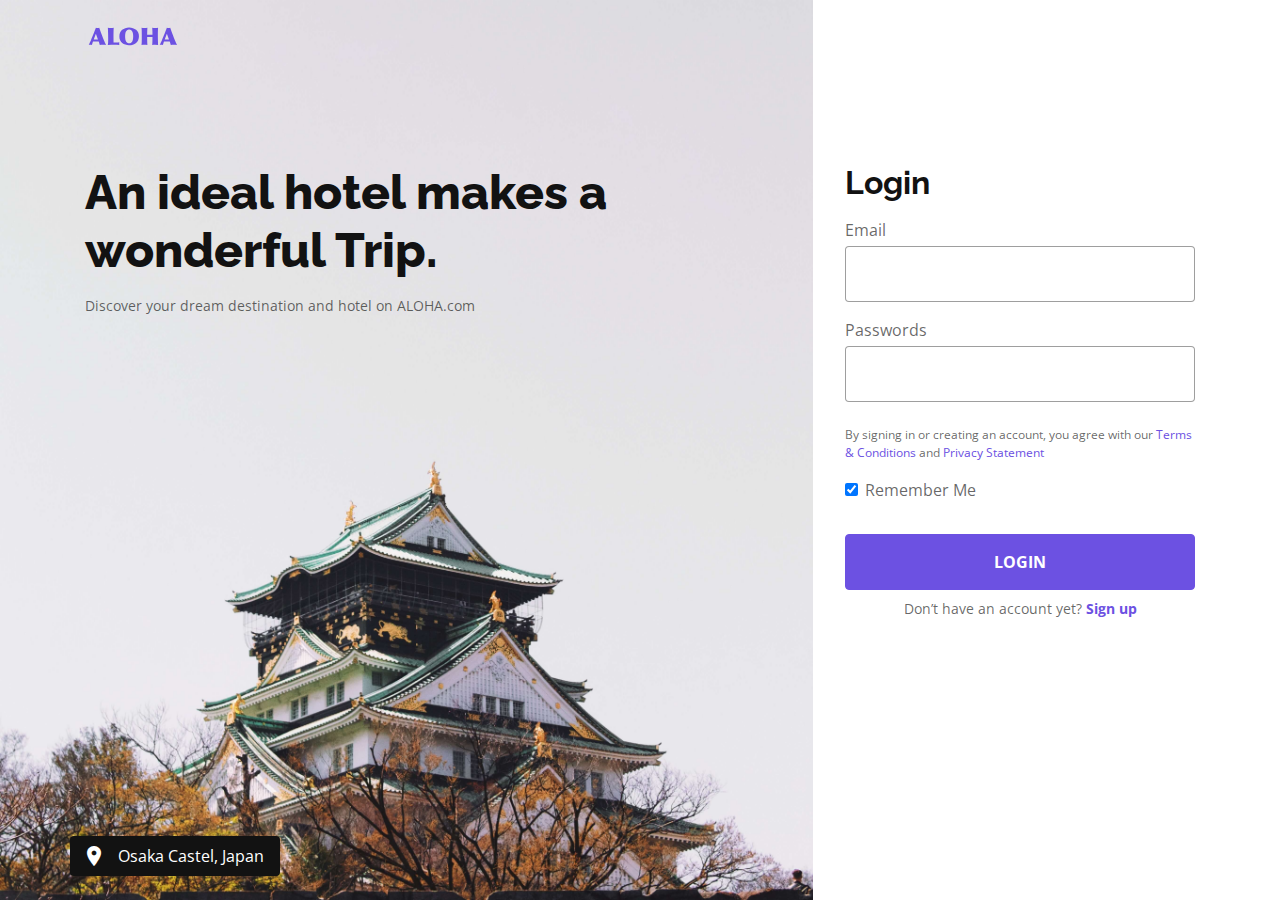
<file: login.html>
<!DOCTYPE html>
<html lang="en">
<head>
  <meta charset="UTF-8">
  <meta name="viewport" content="width=device-width, initial-scale=1.0">
  <meta http-equiv="X-UA-Compatible" content="ie=edge">
  <title>Login | ALOHA</title>
  <link href="https://fonts.googleapis.com/icon?family=Material+Icons" rel="stylesheet">
  <link rel="stylesheet" href="https://cdnjs.cloudflare.com/ajax/libs/font-awesome/5.13.0/css/all.min.css" />
  <link rel="stylesheet" href="https://unpkg.com/swiper/swiper-bundle.min.css">
  <link rel="stylesheet" href="./assets/style/all.css">
</head>

<body>
  
  <header class="container bg-transparent">
    <div class="row py-4 py-md-6">
      <div class="col-12 d-flex justify-content-between align-items-center">
        <h1>
          <a class="logo" href="./index.html">ALOHA</a></h1>
        <a class="text-black d-md-none" href="./index.html">
          <span class="material-icons">close</span></a>
      </div>
    </div>
  </header>
  
  <main class="login">
  <div class="login__bg"></div>
  <div class="container h-100">
    <div class="row justify-content-md-center justify-content-lg-between pt-2 pt-lg-23 h-100">
      <div class="col-lg-8 d-none d-lg-block">
        <h3 class="h1 mb-4 font-weight-bolder">An ideal hotel makes a wonderful Trip.</h3>
        <p class="font-sm">Discover your dream destination and hotel on ALOHA.com</p>
      </div>
      <div class="col-md-6 col-lg-4">
        <h2 class="h2 mb-4">Login</h2>
        <form class="mb-2">
          <div class="form-group">
            <label for="Email">Email</label>
            <input type="email" class="form-control" id="Email" aria-describedby="emailHelp">
          </div>
          <div class="form-group mb-6">
            <label for="Password">Passwords</label>
            <input type="password" class="form-control" id="Password">
          </div>
          <p class="font-xs mb-4">By signing in or creating an account, you agree with our 
            <a href="#">Terms & Conditions</a> and
            <a href="#">Privacy Statement</a></p>
          <div class="form-group form-check mb-8">
            <input type="checkbox" class="form-check-input" id="RememberMe" checked>
            <label class="form-check-label" for="RememberMe">Remember Me</label>
          </div>
          <a href="./member.html" type="submit" class="btn btn-primary btn-block font-weight-bold">LOGIN</a>
        </form>
        <p class="font-sm text-center">Don’t have an account yet?
          <a class="font-weight-bold" href="#">Sign up</a></p>
      </div>
      <div class="position-absolute text-center text-lg-left botoom-6">
        <p class="bg-dark text-white rounded py-2 pl-3 pr-4">
          <span class="material-icons mr-2">place</span>
          Osaka Castel, Japan
        </p>
      </div>
    </div>
  </div>
</main>

  <script src="https://unpkg.com/swiper/swiper-bundle.min.js"></script>
  <script src="./assets/js/vendors.js"></script>
  <script src="./assets/js/all.js"></script>
</body>
</html>
</file>
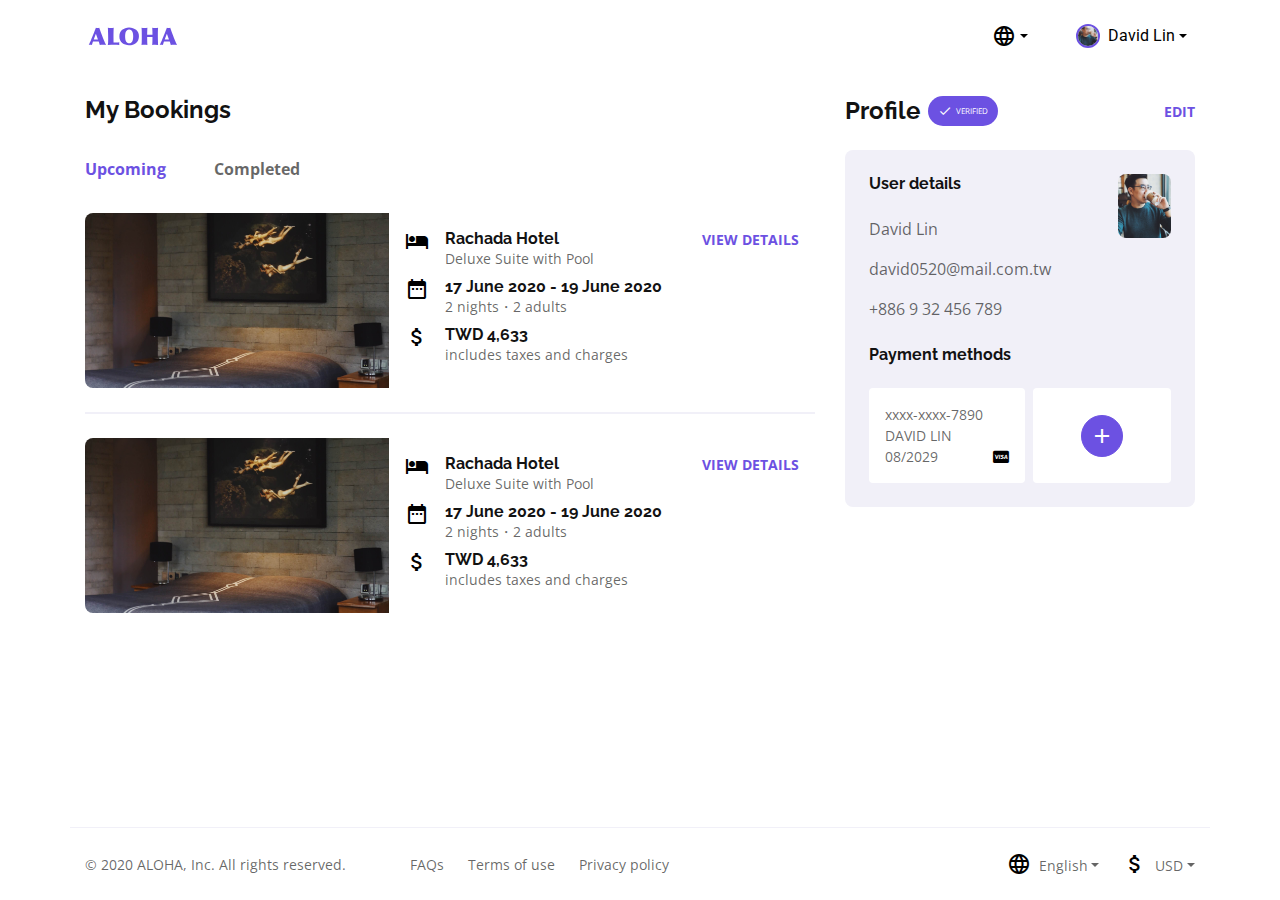
<file: member.html>
<!DOCTYPE html>
<html lang="en">
<head>
  <meta charset="UTF-8">
  <meta name="viewport" content="width=device-width, initial-scale=1.0">
  <meta http-equiv="X-UA-Compatible" content="ie=edge">
  <title>Member | ALOHA</title>
  <link href="https://fonts.googleapis.com/icon?family=Material+Icons" rel="stylesheet">
  <link rel="stylesheet" href="https://cdnjs.cloudflare.com/ajax/libs/font-awesome/5.13.0/css/all.min.css" />
  <link rel="stylesheet" href="https://unpkg.com/swiper/swiper-bundle.min.css">
  <link rel="stylesheet" href="./assets/style/all.css">
</head>

<body>
  
  <header class="container-fluid sticky-top bg-white px-0">
  <div class="container">
    <div class="navbar navbar-expand-md navbar-light py-md-4">
      <button class="navbar-toggler border-0 p-0" type="button" data-toggle="collapse" data-target="#headerNavbar" aria-controls="headerNavbar" aria-expanded="false" aria-label="Toggle navigation">
        <span class="navbar-toggler-icon"></span>
      </button>
      <h1 class="navbar-brand">
        <a class="logo" href="./index.html">ALOHA</a>
      </h1>
      
        <a class="d-md-none" href="./index.html">
          <img class="img-cover rounded-pill border border-primary border-2 mr-2" src="./assets/images/profile.jpg" alt="" style="width: 24px; height: 24px;"></a>
        <nav class="collapse navbar-collapse" id="headerNavbar">
          <ul class="navbar-nav ml-auto">
            <li class="nav-item dropdown mr-8">
              <a class="nav-link dropdown-toggle" href="#" data-toggle="dropdown" aria-haspopup="true" aria-expanded="false"><span class="material-icons">language</span></a>
              <div class="dropdown-menu">
                <a class="dropdown-item" href="#">繁體中文</a>
                <a class="dropdown-item" href="#">簡體中文</a>
                <a class="dropdown-item" href="#">English</a>
              </div>
            </li>
            <li class="nav-item dropdown d-none d-md-block">
              <a class="nav-link dropdown-toggle font-family-roboto line-height-1 d-flex align-items-center" href="#" data-toggle="dropdown" aria-haspopup="true" aria-expanded="false">
                <img class="img-cover rounded-pill border border-primary border-2 mr-2" src="./assets/images/profile.jpg" alt="" style="width: 24px; height: 24px;">David Lin</a>
              <div class="dropdown-menu">
                <a class="dropdown-item" href="./index.html">Login out</a>
              </div>
            </li>
          </ul>
        </nav>
      
    </div>
  </div>
</header>
  
  <main class="container member grid-h">
  <div class="row pt-6 flex-lg-row-reverse">
    <div class="col-lg-4 mb-12">
      <div class="d-flex align-items-center mb-4 mb-md-5 mb-lg-6">
        <h2 class="h4 mr-2">Profile</h2>
        <p class="badge badge-pill badge-primary d-inline-flex align-items-center mr-auto">
          <span class="material-icons font-sm mr-1">check</span>
          VERIFIED</p>
        <a class="font-sm font-weight-bold" href="#">EDIT</a>
      </div>
      <div class="row bg-light rounded-lg no-gutters p-4 p-md-6">
        <div class="col-md-6 col-lg-12">
          <div class="d-flex justify-content-lg-between mb-6">
            <div class="w-100">
              <h3 class="h6 mb-6">User details</h3>
              <div class="d-flex">
                <img class="img_profile rounded-lg img-cover d-none d-md-block d-lg-none mr-4" src="./assets/images/profile.jpg" alt="profile">
                <ul class="list-unstyled">
                  <li class="mb-4">David Lin</li>
                  <li class="mb-4">david0520@mail.com.tw</li>
                  <li>+886 9 32 456 789</li>
                </ul>
              </div>
            </div>
            <img class="img_profile rounded-lg img-cover d-md-none d-lg-block" src="./assets/images/profile.jpg" alt="profile">
          </div>
        </div>
        <div class="col-md-6 col-lg-12">
          <h3 class="h6 mb-6">Payment methods</h3>
          <div class="d-flex">
            <ul class="font-sm p-4 bg-white rounded list-unstyled w-100 mr-1 mr-md-2">
              <li>xxxx-xxxx-7890</li>
              <li>DAVID LIN</li>
              <li class="d-flex justify-content-between">08/2029 <span class="fab fa-cc-visa text-black mt-1"></span></li>
            </ul>
            <div class="bg-white rounded w-100 d-flex align-items-center justify-content-center">
              <button class="btn btn-sm btn-primary rounded-pill">
                <span class="material-icons">add</span></button>
            </div>
          </div>
        </div>
      </div>
    </div>
    <div class="col-lg-8 mb-12">
      <h2 class="h4 mb-6">My Bookings</h2>
      <ul class="d-flex align-items-center list-unstyled font-weight-bold mb-6" role="tablist">
        <li>
          <a class="nav-link active pl-0" id="navTab-Upcoming" data-toggle="tab" href="#nav-Upcoming" role="tab" aria-controls="nav-Upcoming"  aria-selected="true">Upcoming</a>
        </li>
        <li>
          <a class="nav-link" id="navTab-Completed" data-toggle="tab" href="#nav-Completed" role="tab" aria-controls="nav-Completed" aria-selected="true">Completed</a>
        </li>
      </ul>
      <ul class="list-unstyled">
        <li class="card">
          <div class="row no-gutters">
            <div class="col-md-5 col-lg-4 col-xl-5">
              <img src="./assets/images/Rachada1.jpg" alt="" class="member__img img-cover card-img card-img-top">
            </div>
            <div class="col-md-7 col-lg-8 col-xl-7 bg-light bg-white-md d-md-flex justify-content-between p-6 px-md-4 py-lg-4 rounded-lg-bottom">
              <ul class="list-unstyled">
                <li class="d-flex mb-2">
                  <span class="material-icons text-black mr-4">hotel</span>
                  <div>
                    <h4 class="h6 font-weight-bold">Rachada Hotel</h4>
                    <p class="font-sm">Deluxe Suite with Pool</p>
                  </div>
                </li>
                <li class="d-flex mb-2">
                  <span class="material-icons text-black mr-4">date_range</span>
                  <div>
                    <h4 class="h6 font-weight-bold">17 June 2020 - 19 June 2020</h4>
                    <p class="font-sm">2 nights・2 adults</p>
                  </div>
                </li>
                <li class="d-flex mb-6 mb-md-0">
                  <span class="material-icons text-black mr-4">attach_money</span>
                  <div>
                    <h4 class="h6 font-weight-bold">TWD 4,633</h4>
                    <p class="font-sm">includes taxes and charges</p>
                  </div>
                </li>
              </ul>
              <a class="font-sm font-weight-bold" href="#">VIEW DETAILS</a>
            </div>
          </div>
        </li>
        <li class="card mt-6 pt-md-6">
          <div class="row no-gutters">
            <div class="col-md-5 col-lg-4 col-xl-5">
              <img src="./assets/images/Rachada1.jpg" alt="" class="member__img img-cover card-img">
            </div>
            <div class="col-md-7 col-lg-8 col-xl-7 bg-light bg-white-md d-md-flex justify-content-between p-6 px-md-4 py-lg-4 rounded-lg-bottom">
              <ul class="list-unstyled">
                <li class="d-flex mb-2">
                  <span class="material-icons text-black mr-4">hotel</span>
                  <div>
                    <h4 class="h6 font-weight-bold">Rachada Hotel</h4>
                    <p class="font-sm">Deluxe Suite with Pool</p>
                  </div>
                </li>
                <li class="d-flex mb-2">
                  <span class="material-icons text-black mr-4">date_range</span>
                  <div>
                    <h4 class="h6 font-weight-bold">17 June 2020 - 19 June 2020</h4>
                    <p class="font-sm">2 nights・2 adults</p>
                  </div>
                </li>
                <li class="d-flex mb-6 mb-md-0">
                  <span class="material-icons text-black mr-4">attach_money</span>
                  <div>
                    <h4 class="h6 font-weight-bold">TWD 4,633</h4>
                    <p class="font-sm">includes taxes and charges</p>
                  </div>
                </li>
              </ul>
              <a class="font-sm font-weight-bold" href="#">VIEW DETAILS</a>
            </div>
          </div>
        </li>
      </ul>
    </div>
  </div>
</main>

  
  
  <footer class="container font-sm py-6 border-top">
  <div class="d-flex flex-column-reverse align-items-center flex-md-row justify-content-md-between">
    <P class="mr-lg-16">© 2020 ALOHA, Inc. All rights reserved.</P>
    <ul class="list-unstyled d-flex mb-4 mb-md-0">
      <li><a class="mr-6 text-info" href="#">FAQs</a></li>
      <li><a class="mr-6 text-info" href="#">Terms of use</a></li>
      <li><a class="text-info" href="#">Privacy policy</a></li>
    </ul>
     
      <div class="d-none d-lg-block ml-auto">
        <ul class="list-unstyled d-flex">
          <li class="mr-6">
            <a class="dropdown-toggle text-info" href="#" data-toggle="dropdown" aria-haspopup="true" aria-expanded="false" role="button"><span class="material-icons text-black mr-2">language</span>English</a>
            <div class="dropdown-menu">
              <a class="dropdown-item" href="#">繁體中文</a>
              <a class="dropdown-item" href="#">簡體中文</a>
            </div>
          </li>
          <li>
            <a class="dropdown-toggle text-info" href="#" data-toggle="dropdown" aria-haspopup="true" aria-expanded="false" role="button"><span class="material-icons text-black mr-2">attach_money</span>USD</a>
            <div class="dropdown-menu">
              <a class="dropdown-item" href="#">TWD</a>
              <a class="dropdown-item" href="#">CNY</a>
            </div>
          </li>
        </ul> 
      </div>
    
  </div>
</footer>

  <script src="https://unpkg.com/swiper/swiper-bundle.min.js"></script>
  <script src="./assets/js/vendors.js"></script>
  <script src="./assets/js/all.js"></script>
</body>
</html>
</file>
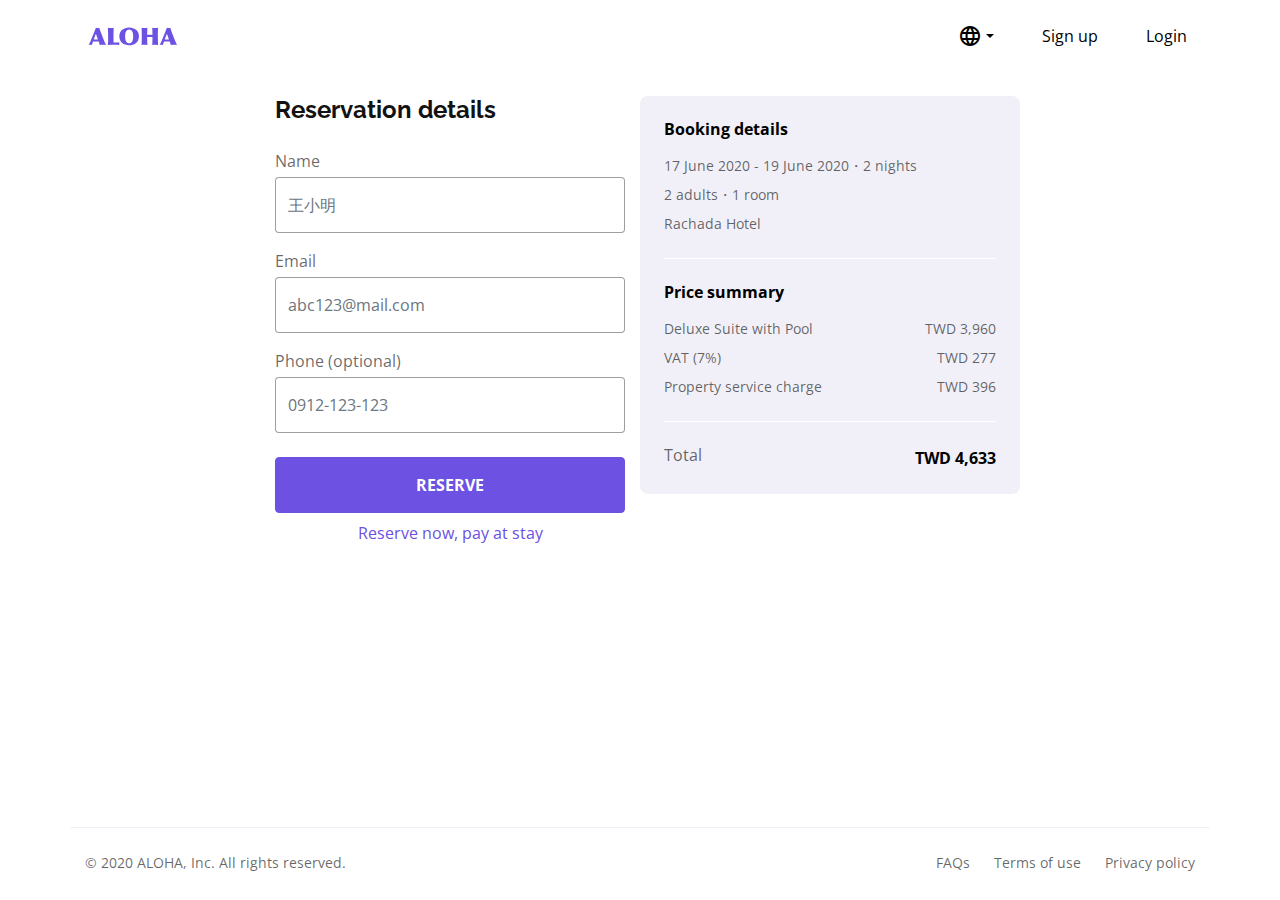
<file: reservationDetail.html>
<!DOCTYPE html>
<html lang="en">
<head>
  <meta charset="UTF-8">
  <meta name="viewport" content="width=device-width, initial-scale=1.0">
  <meta http-equiv="X-UA-Compatible" content="ie=edge">
  <title>訂房詳情 | ALOHA</title>
  <link href="https://fonts.googleapis.com/icon?family=Material+Icons" rel="stylesheet">
  <link rel="stylesheet" href="https://cdnjs.cloudflare.com/ajax/libs/font-awesome/5.13.0/css/all.min.css" />
  <link rel="stylesheet" href="https://unpkg.com/swiper/swiper-bundle.min.css">
  <link rel="stylesheet" href="./assets/style/all.css">
</head>

<body>
  
  <header class="container-fluid sticky-top bg-white px-0">
  <div class="container">
    <div class="navbar navbar-expand-md navbar-light py-md-4">
      <button class="navbar-toggler border-0 p-0" type="button" data-toggle="collapse" data-target="#headerNavbar" aria-controls="headerNavbar" aria-expanded="false" aria-label="Toggle navigation">
        <span class="navbar-toggler-icon"></span>
      </button>
      <h1 class="navbar-brand">
        <a class="logo" href="./index.html">ALOHA</a>
      </h1>
      
        <div class="navbar-nav d-md-none">
          <a class="nav-link" href="./login.html">Login</a>
        </div>
        <nav class="collapse navbar-collapse" id="headerNavbar">
          <ul class="navbar-nav ml-auto">
            <li class="nav-item dropdown mr-8">
              <a class="nav-link dropdown-toggle" href="#" data-toggle="dropdown" aria-haspopup="true" aria-expanded="false"><span class="material-icons">language</span></a>
              <div class="dropdown-menu">
                <a class="dropdown-item" href="#">繁體中文</a>
                <a class="dropdown-item" href="#">簡體中文</a>
                <a class="dropdown-item" href="#">English</a>
              </div>
            </li>
            <li class="nav-item mr-8">
              <a class="nav-link" href="#">Sign up</a>
            </li>
            <li class="nav-item d-none d-md-block">
              <a class="nav-link" href="./login.html">Login</a>
            </li>
          </ul>
        </nav>
      
    </div>
  </div>
</header>
  
  <main>
  <div class="bg-light d-md-none" id="reserveControl">
    <div class="js-reserveControl" type="button" data-toggle="collapse" data-target="#rederved-modal" aria-expanded="true" aria-controls="rederved-modal">
      <div class="container d-flex py-4 font-sm">
        <p class="js-reserveTotal">Total <span class="font-weight-bold text-black ml-2">TWD 4,633</span></p>
        <p class="font-weight-bold text-primary ml-auto">DETAIL<span class="material-icons ml-1 js-reserveIcon">keyboard_arrow_down</span></p> 
      </div>
    </div>
    <div class="js-reserveControl" type="button" data-toggle="collapse" data-target="#rederved-modal" aria-expanded="true" aria-controls="rederved-modal">
      <div id="rederved-modal" class="bg-light w-100 z-index-2 position-absolute" data-parent="#reserveControl">
        <dl class="container border-top border-white py-4">
          <dt class="text-black">Booking details</dt>
          <dd class="font-sm">17 June 2020 - 19 June 2020・2 nights</dd>
          <dd class="font-sm">2 adults・1 room</dd>
          <dd class="font-sm">Rachada Hotel</dd>
          <hr>
          <dt class="text-black d-flex">Price summary</dt>
          <dd class="d-flex justify-content-between font-sm">Deluxe Suite with Pool
            <span>TWD 3,960</span></dd>
          <dd class="d-flex justify-content-between font-sm">VAT (7%)
            <span>TWD 277</span></dd>
          <dd class="d-flex justify-content-between font-sm">Property service charge
            <span>TWD 396</span>
          </dd>
          <hr>
          <div class="d-flex justify-content-between font-sm">
            <dt class="font-weight-normal mb-0">Total</dt>
            <dd class="text-black font-weight-bold mb-0">TWD 4,633</dd>
          </div>
        </dl>
      </div>
    </div>
  </div>
  <div class="container grid-h pt-6">
    <div class="row justify-content-md-center">
      <div class="col-md-6 col-xl-4">
        <h2 class="h4 h2 mb-6">Reservation details</h2>
        <form action="#">
          <div class="form-group">
            <label for="name_reservation">Name</label>
            <input type="text" class="form-control" id="name_reservation" name="name" placeholder="王小明">
          </div>
          <div class="form-group">
            <label for="emial_reservation">Email</label>
            <input type="email" class="form-control" id="emial_reservation" name="emial" placeholder="abc123@mail.com">
          </div>
          <div class="form-group mb-6">
            <label for="phone_reservation">Phone (optional)</label>
            <input type="text" class="form-control" id="phone_reservation" name="phone" placeholder="0912-123-123">
          </div>
          <a href="./reservationReceived.html" class="btn btn-primary btn-block font-weight-bold mb-2">RESERVE</a>
          <div class="text-center">
            <a href="#" class="text-center">Reserve now, pay at stay</a>
          </div>
        </form>
      </div>
      <div class="col-md-6 col-xl-4 bg-light d-none d-md-block p-6 h-100  rounded-lg">
        <dl>
          <dt class="text-black">Booking details</dt>
          <dd class="font-sm">17 June 2020 - 19 June 2020・2 nights</dd>
          <dd class="font-sm">2 adults・1 room</dd>
          <dd class="font-sm">Rachada Hotel</dd>
          <hr>
          <dt class="text-black d-flex">Price summary</dt>
          <dd class="font-sm d-flex justify-content-between">Deluxe Suite with Pool
            <span>TWD 3,960</span></dd>
          <dd class="font-sm d-flex justify-content-between">VAT (7%)
            <span>TWD 277</span></dd>
          <dd class="font-sm d-flex justify-content-between">Property service charge
            <span>TWD 396</span>
          </dd>
          <hr>
          <div class="d-flex justify-content-between">
            <dt class="font-weight-normal mb-0">Total</dt>
            <dd class="text-black font-weight-bold mb-0">TWD 4,633</dd>
          </div>
        </dl>
      </div>
    </div>
  </div>
</main>

  
  
  <footer class="container font-sm py-6 border-top">
  <div class="d-flex flex-column-reverse align-items-center flex-md-row justify-content-md-between">
    <P class="mr-lg-16">© 2020 ALOHA, Inc. All rights reserved.</P>
    <ul class="list-unstyled d-flex mb-4 mb-md-0">
      <li><a class="mr-6 text-info" href="#">FAQs</a></li>
      <li><a class="mr-6 text-info" href="#">Terms of use</a></li>
      <li><a class="text-info" href="#">Privacy policy</a></li>
    </ul>
    
    
  </div>
</footer>

  <script src="https://unpkg.com/swiper/swiper-bundle.min.js"></script>
  <script src="./assets/js/vendors.js"></script>
  <script src="./assets/js/all.js"></script>
</body>
</html>
</file>
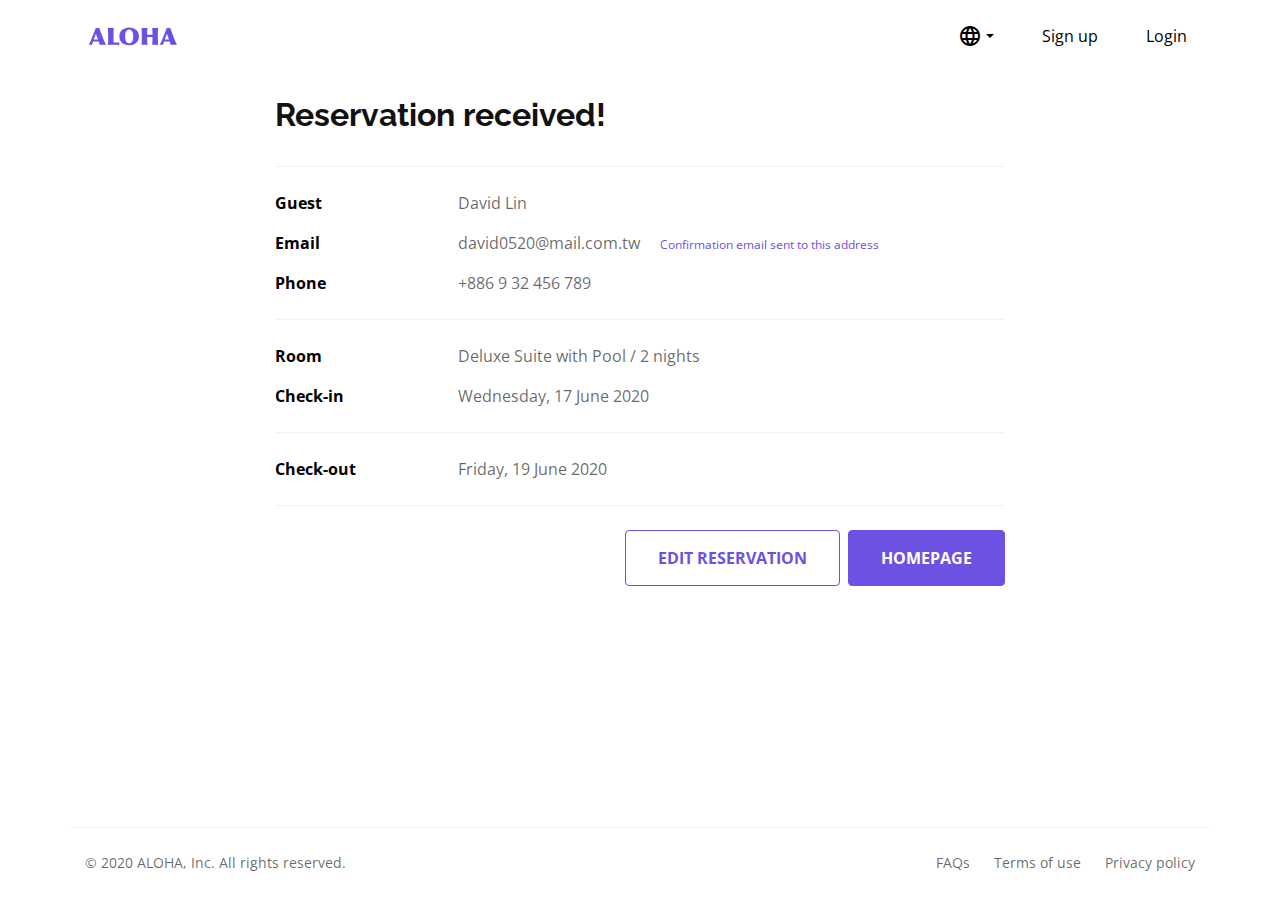
<file: reservationReceived.html>
<!DOCTYPE html>
<html lang="en">
<head>
  <meta charset="UTF-8">
  <meta name="viewport" content="width=device-width, initial-scale=1.0">
  <meta http-equiv="X-UA-Compatible" content="ie=edge">
  <title>訂房成功 | ALOHA</title>
  <link href="https://fonts.googleapis.com/icon?family=Material+Icons" rel="stylesheet">
  <link rel="stylesheet" href="https://cdnjs.cloudflare.com/ajax/libs/font-awesome/5.13.0/css/all.min.css" />
  <link rel="stylesheet" href="https://unpkg.com/swiper/swiper-bundle.min.css">
  <link rel="stylesheet" href="./assets/style/all.css">
</head>

<body>
  
  <header class="container-fluid sticky-top bg-white px-0">
  <div class="container">
    <div class="navbar navbar-expand-md navbar-light py-md-4">
      <button class="navbar-toggler border-0 p-0" type="button" data-toggle="collapse" data-target="#headerNavbar" aria-controls="headerNavbar" aria-expanded="false" aria-label="Toggle navigation">
        <span class="navbar-toggler-icon"></span>
      </button>
      <h1 class="navbar-brand">
        <a class="logo" href="./index.html">ALOHA</a>
      </h1>
      
        <div class="navbar-nav d-md-none">
          <a class="nav-link" href="./login.html">Login</a>
        </div>
        <nav class="collapse navbar-collapse" id="headerNavbar">
          <ul class="navbar-nav ml-auto">
            <li class="nav-item dropdown mr-8">
              <a class="nav-link dropdown-toggle" href="#" data-toggle="dropdown" aria-haspopup="true" aria-expanded="false"><span class="material-icons">language</span></a>
              <div class="dropdown-menu">
                <a class="dropdown-item" href="#">繁體中文</a>
                <a class="dropdown-item" href="#">簡體中文</a>
                <a class="dropdown-item" href="#">English</a>
              </div>
            </li>
            <li class="nav-item mr-8">
              <a class="nav-link" href="#">Sign up</a>
            </li>
            <li class="nav-item d-none d-md-block">
              <a class="nav-link" href="./login.html">Login</a>
            </li>
          </ul>
        </nav>
      
    </div>
  </div>
</header>
  
  
<main class="container grid-h pt-6">
  <div class="row justify-content-lg-center">
    <div class="col-lg-8">
      <h2 class="h4 h2-md mb-6 mb-md-8">Reservation received!</h2>
      <table class="table font-sm h6-md mb-6">
        <tbody>
          <tr class="row no-gutters pt-4 border-top">
            <th class="col-3 text-black">Guest</th>
            <td class="col-9">David Lin</td>
          </tr>
          <tr class="row no-gutters">
            <th class="col-3 text-black">Email</th>
            <td class="col-9">david0520@mail.com.tw
              <span class="font-xs ml-md-4 d-block d-md-inline"><a href="#">Confirmation email sent to this address</a></span></td>
          </tr>
          <tr class="row no-gutters">
            <th class="col-3 text-black">Phone</th>
            <td class="col-9">+886 9 32 456 789</td>
          </tr>
          <tr class="row no-gutters pt-4 mt-4 border-top">
            <th class="col-3 text-black">Room</th>
            <td class="col-9">Deluxe Suite with Pool / 2 nights</td>
          </tr>
          <tr class="row no-gutters">
            <th class="col-3 text-black">Check-in</th>
            <td class="col-9">Wednesday, 17 June 2020</td>
          </tr>
          <tr class="row no-gutters py-4 mt-4 border-top border-bottom">
            <th class="col-3 text-black">Check-out</th>
            <td class="col-9">Friday, 19 June 2020</td>
          </tr>
        </tbody>
      </table>
      <div class="d-flex flex-column flex-md-row justify-content-end">
        <a href="./reservationDetail.html" class="btn btn-outline-primary font-weight-bold mb-2 mb-md-0 mr-md-2">EDIT RESERVATION</a>
        <a href="./index.html" class="btn btn-primary font-weight-bold ">HOMEPAGE</a>
      </div>
    </div>
  </div>
</main>

  
  
  <footer class="container font-sm py-6 border-top">
  <div class="d-flex flex-column-reverse align-items-center flex-md-row justify-content-md-between">
    <P class="mr-lg-16">© 2020 ALOHA, Inc. All rights reserved.</P>
    <ul class="list-unstyled d-flex mb-4 mb-md-0">
      <li><a class="mr-6 text-info" href="#">FAQs</a></li>
      <li><a class="mr-6 text-info" href="#">Terms of use</a></li>
      <li><a class="text-info" href="#">Privacy policy</a></li>
    </ul>
    
    
  </div>
</footer>

  <script src="https://unpkg.com/swiper/swiper-bundle.min.js"></script>
  <script src="./assets/js/vendors.js"></script>
  <script src="./assets/js/all.js"></script>
</body>
</html>
</file>
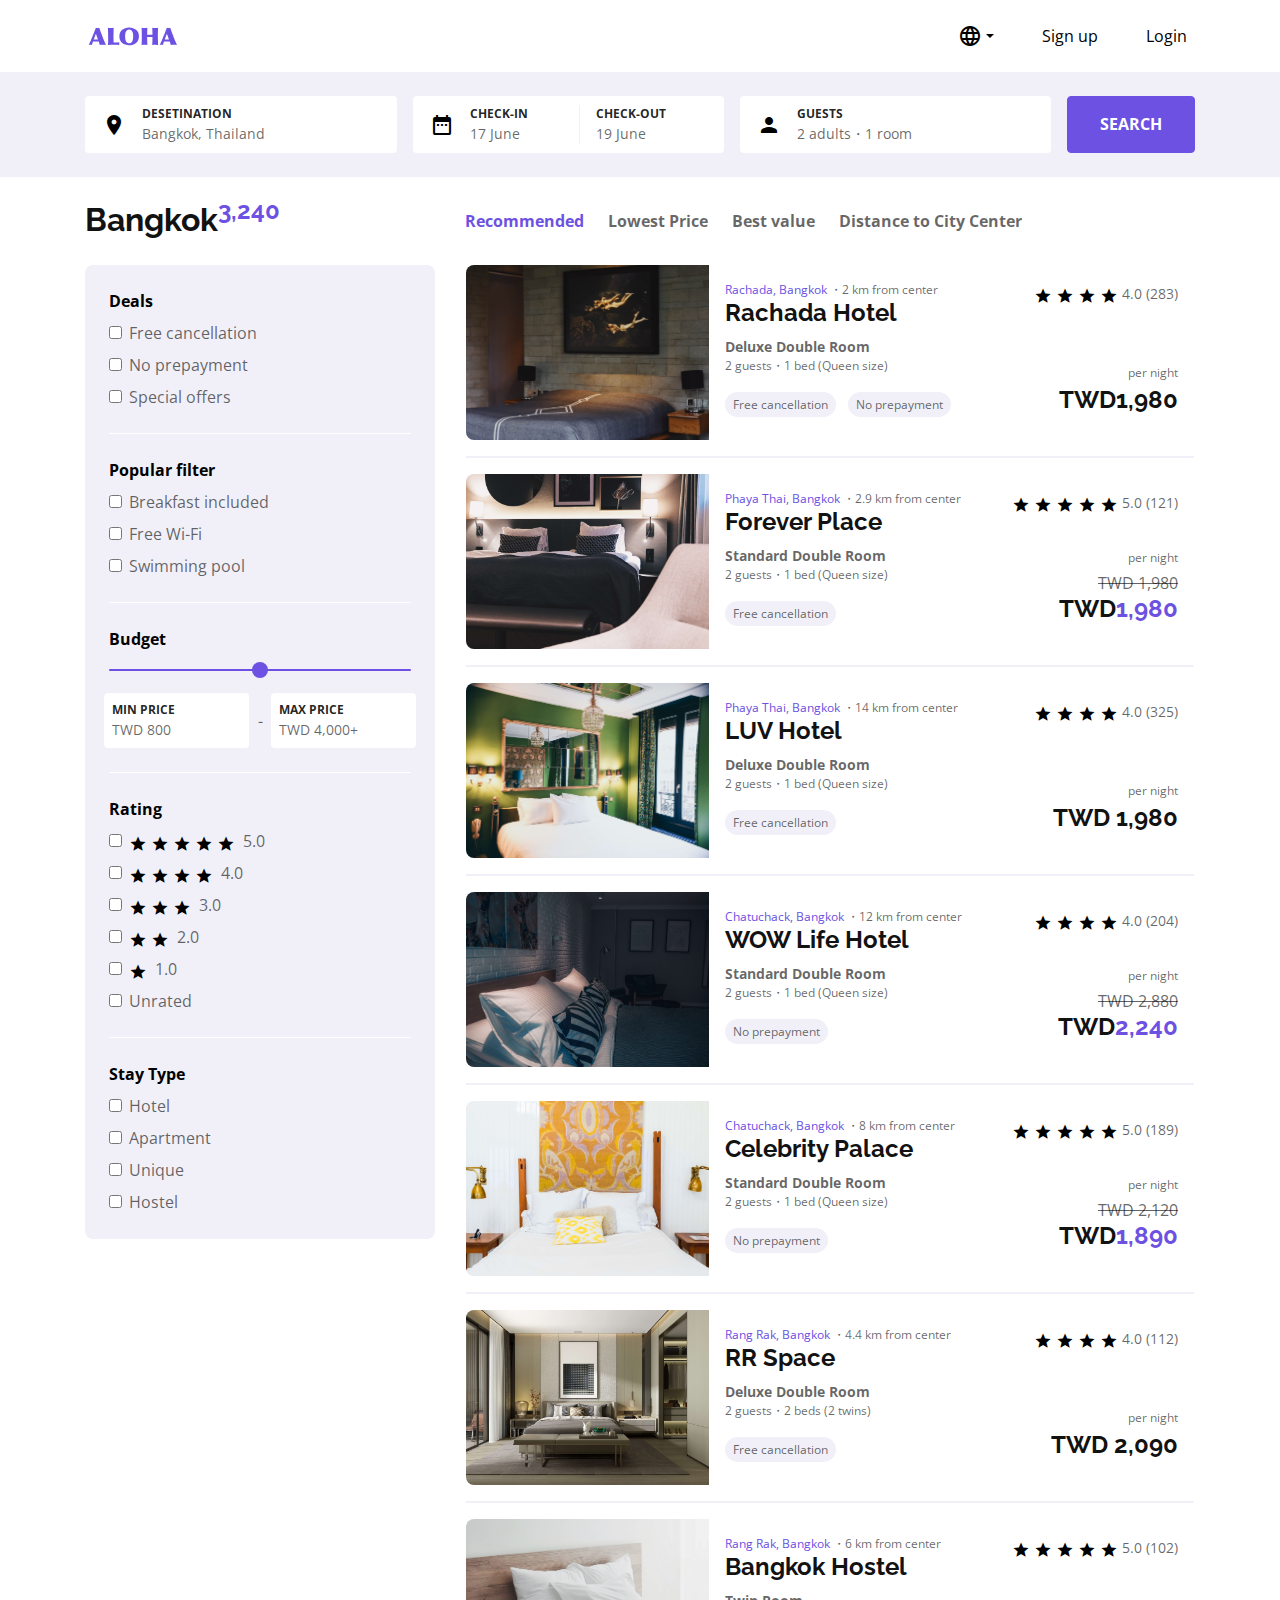
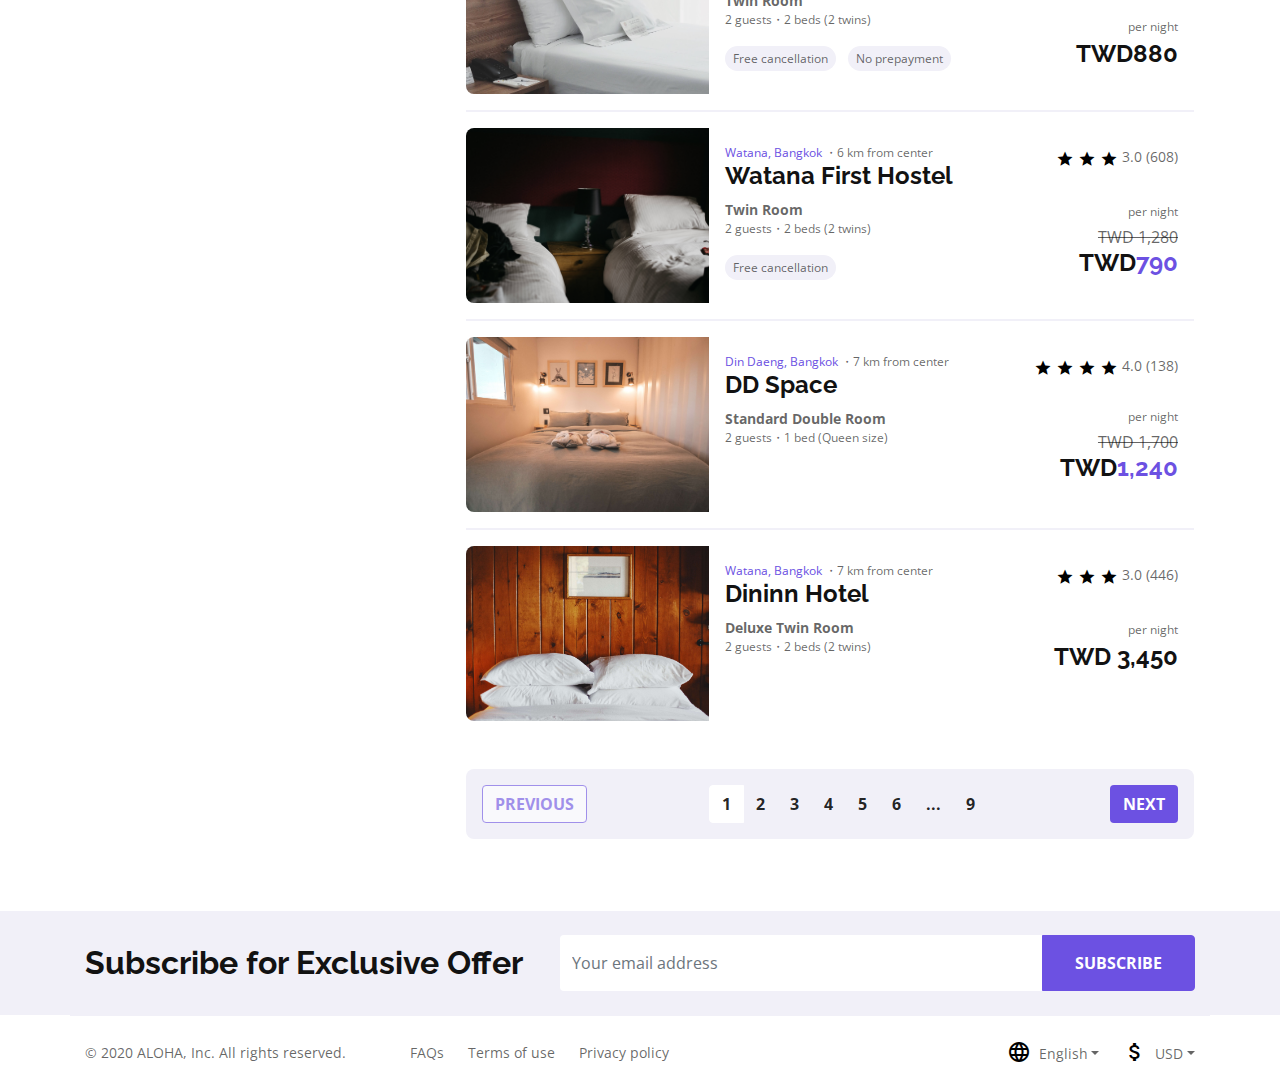
<file: searchResult.html>
<!DOCTYPE html>
<html lang="en">
<head>
  <meta charset="UTF-8">
  <meta name="viewport" content="width=device-width, initial-scale=1.0">
  <meta http-equiv="X-UA-Compatible" content="ie=edge">
  <title>搜尋結果 | ALOHA</title>
  <link href="https://fonts.googleapis.com/icon?family=Material+Icons" rel="stylesheet">
  <link rel="stylesheet" href="https://cdnjs.cloudflare.com/ajax/libs/font-awesome/5.13.0/css/all.min.css" />
  <link rel="stylesheet" href="https://unpkg.com/swiper/swiper-bundle.min.css">
  <link rel="stylesheet" href="./assets/style/all.css">
</head>

<body>
  
  <header class="container-fluid sticky-top bg-white px-0">
  <div class="container">
    <div class="navbar navbar-expand-md navbar-light py-md-4">
      <button class="navbar-toggler border-0 p-0" type="button" data-toggle="collapse" data-target="#headerNavbar" aria-controls="headerNavbar" aria-expanded="false" aria-label="Toggle navigation">
        <span class="navbar-toggler-icon"></span>
      </button>
      <h1 class="navbar-brand">
        <a class="logo" href="./index.html">ALOHA</a>
      </h1>
      
        <div class="navbar-nav d-md-none">
          <a class="nav-link" href="./login.html">Login</a>
        </div>
        <nav class="collapse navbar-collapse" id="headerNavbar">
          <ul class="navbar-nav ml-auto">
            <li class="nav-item dropdown mr-8">
              <a class="nav-link dropdown-toggle" href="#" data-toggle="dropdown" aria-haspopup="true" aria-expanded="false"><span class="material-icons">language</span></a>
              <div class="dropdown-menu">
                <a class="dropdown-item" href="#">繁體中文</a>
                <a class="dropdown-item" href="#">簡體中文</a>
                <a class="dropdown-item" href="#">English</a>
              </div>
            </li>
            <li class="nav-item mr-8">
              <a class="nav-link" href="#">Sign up</a>
            </li>
            <li class="nav-item d-none d-md-block">
              <a class="nav-link" href="./login.html">Login</a>
            </li>
          </ul>
        </nav>
      
    </div>
  </div>
</header>
  
  <div class="bg-light sticky-header">
  <div class="container">
    <form class="d-flex py-1 py-md-4 py-xl-6">
      <div class="dropdown w-100 bg-white-md mr-md-4 rounded border-right border-white">
        <button class="btn d-flex px-2 px-lg-4 py-2 justify-content-center
        justify-content-md-start align-items-center w-100"  type="button" id="destinationMenuLink" data-toggle="dropdown" aria-haspopup="true" aria-expanded="false">
          <span class="material-icons d-none d-md-block text-black mr-2 mr-lg-4">place</span>
          <div class="text-left">
            <p class="d-none d-md-block font-xs text-secondary font-weight-bold">DESETINATION</p>
            <p class="font-xs font-sm-md text-nowrap">Bangkok, Thailand</p>
          </div>
        </button>
        <div class="dropdown-menu border-0 w-100 shadow" aria-labelledby="destinationMenuLink">
          <a class="dropdown-item d-flex" href="#">
            <span class="material-icons mr-2">star</span>
            <div class="flex-grow-1">
              <p class="dropdown-item__title">Bangkok</p>
              <p class="font-xs text-info">Thailand</p>
            </div>
          </a>
          <a class="dropdown-item d-flex" href="#">
            <span class="material-icons mr-2">star</span>
            <div class="flex-grow-1">
              <p class="dropdown-item__title">Osaka</p>
              <p class="font-xs text-info">Japan</p>
            </div>
          </a>
          <a class="dropdown-item d-flex" href="#">
            <span class="material-icons mr-2">star</span>
            <div class="flex-grow-1">
              <p class="dropdown-item__title">Roma</p>
              <p class="font-xs text-info">Italy</p>
            </div>
          </a>
          <a class="dropdown-item d-flex" href="#">
            <span class="material-icons mr-2">star</span>
            <div class="flex-grow-1">
              <p class="dropdown-item__title">Paris</p>
              <p class="font-xs text-info">London</p>
            </div>
          </a>
          <a class="dropdown-item d-flex" href="#">
            <span class="material-icons mr-2">star</span>
            <div class="flex-grow-1">
              <p class="dropdown-item__title">Reykjavík</p>
              <p class="font-xs text-info">Iceland</p>
            </div>
          </a>
        </div>
      </div>
      <div class="w-100 bg-white-md mr-md-4 rounded border-right border-white">
        <button class="btn d-flex px-2 px-lg-4 py-2 justify-content-center
        justify-content-md-start align-items-center w-100" id="daterange">
          <span class="material-icons d-none d-md-block text-black mr-2 mr-lg-4">date_range</span>
          <div class="text-left">
            <p class="d-none d-md-block d-lg-none font-xs text-secondary font-weight-bold">CHECK-IN / OUT</p>
            <p class="d-lg-none font-xs font-sm-md text-nowrap">17 June - 19 June</p>
          </div>
          <div class="d-none d-lg-flex row no-gutters w-100">
            <div class="col border-right text-left mr-4">
              <p class="font-xs text-secondary font-weight-bold">CHECK-IN</p>
              <p class="font-xs font-sm-md text-nowrap">17 June</p>
            </div>
            <div class="col text-left">
              <p class="font-xs text-secondary font-weight-bold">CHECK-OUT</p>
              <p class="font-xs font-sm-md text-nowrap">19 June</p>
            </div>
          </div>
        </button>
      </div>
      <div class="dropdown w-100 bg-white-md mr-md-4 rounded">
        <button class="btn d-flex px-2 px-lg-4 py-2 justify-content-center
        justify-content-md-start align-items-center w-100"  type="button" id="guestsMenuLink" data-toggle="dropdown" aria-haspopup="true" aria-expanded="false">
          <span class="material-icons d-none d-md-block text-black mr-2 mr-lg-4">person</span>
          <div class="text-left">
            <p class="d-none d-md-block font-xs text-secondary font-weight-bold">GUESTS</p>
            <p class="font-xs font-sm-md text-nowrap">2 adults・1 room</p>
          </div>
        </button>
        <ul class="dropdown-menu dropdown-menu-right border-0 w-100 shadow" aria-labelledby="guestsMenuLink">
          <li class="dropdown-item d-flex justify-content-between align-items-center">
            <p class="dropdown-item__title flex-grow-1">Adult</p>
            <div class="d-flex align-items-center">
              <button class="btn btn-sm text-black" href="#">
                <span class="material-icons">remove</span></button>
              <p class="px-2 text-muted">2</p>
              <button class="btn btn-sm text-black" href="#">
                <span class="material-icons">add</span></button>
            </div>
          </li>
          <li class="dropdown-item d-flex justify-content-between align-items-center">
            <p class="dropdown-item__title flex-grow-1">Child</p>
            <div class="d-flex align-items-center">
              <button class="btn btn-sm text-black" href="#">
                <span class="material-icons">remove</span></button>
              <p class="px-2 text-muted">0</p>
              <button class="btn btn-sm text-black" href="#">
                <span class="material-icons">add</span></button>
            </div>
          </li>
          <li class="dropdown-item d-flex justify-content-between align-items-center">
            <p class="dropdown-item__title flex-grow-1">Room</p>
            <div class="d-flex align-items-center">
              <button class="btn btn-sm text-black" href="#">
                <span class="material-icons">remove</span></button>
              <p class="px-2 text-muted">1</p>
              <button class="btn btn-sm text-black" href="#">
                <span class="material-icons">add</span></button>
            </div>
          </li>
        </ul>
      </div>
      <a href="searchResult.html" class="btn btn-primary font-weight-bold w-auto d-none d-md-block">SEARCH</a>
    </form>
  </div>
</div>
<main class="container-fluid container-md pt-6 pb-12 pb-lg-18">
  <div class="row justify-content-center justify-content-md-start mb-md-6">
    <h2 class="col-md-4 text-center text-md-left mb-2 mb-md-0">Bangkok<sup class="text-primary">3,240</sup></h2>
    <div class="d-md-none d-flex mb-4">
      <a class="nav-link text-black font-weight-bold font-sm" href="#" role="button" data-toggle="modal" data-target="#exampleModal">
        <span class="material-icons mr-2 text-black">filter_list</span>FILTER
      </a>
      <div class="dropdown">
        <a class="nav-link text-black font-weight-bold font-sm"  href="#" role="button" id="sortLink" data-toggle="dropdown" aria-haspopup="true" aria-expanded="false">
          <span class="material-icons mr-2 text-black">sort</span>SORT
        </a>
        <div class="dropdown-menu dropdown-menu-right bg-light border-0  rounded-lg" aria-labelledby="sortLink">
          <li class="dropdown-item font-weight-bold ">
            <a class="nav-link active pl-0" id="navTab-Bali" data-toggle="tab"  href="#nav-Bali" role="tab" aria-controls="nav-bali" aria-selected="true">Recommended</a>
          </li>
          <li class="dropdown-item font-weight-bold ">
            <a class="nav-link pl-0" id="navTab-Okinawa" data-toggle="tab"  href="#nav-Okinawa" role="tab" aria-controls="nav-Okinawa" aria-selected="false">Lowest Price</a>
          </li>
          <li class="dropdown-item font-weight-bold ">
            <a class="nav-link pl-0" id="navTab-Okinawa" data-toggle="tab"  href="#nav-Okinawa" role="tab" aria-controls="nav-Okinawa" aria-selected="false">Best value</a>
          </li>
          <li class="dropdown-item font-weight-bold ">
            <a class="nav-link pl-0" id="navTab-Taipei" data-toggle="tab"  href="#nav-Taipei" role="tab" aria-controls="nav-Taipei" aria-selected="false">Distance to City Center</a>
          </li>
        </div>
      </div>
    </div>
    <nav class="col-md-8 d-none d-md-block position-relative">
      <ul class="d-flex align-items-center list-unstyled font-weight-bold sort__menu--scroll" role="tablist">
        <li class="text-nowrap">
          <a class="nav-link active pl-0" id="navTab-Bali" data-toggle="tab"  href="#nav-Bali" role="tab" aria-controls="nav-bali" aria-selected="true">Recommended</a>
        </li>
        <li class="text-nowrap">
          <a class="nav-link pl-0" id="navTab-Okinawa" data-toggle="tab"  href="#nav-Okinawa" role="tab" aria-controls="nav-Okinawa" aria-selected="false">Lowest Price</a>
        </li>
        <li class="text-nowrap">
          <a class="nav-link pl-0" id="navTab-Okinawa" data-toggle="tab"  href="#nav-Okinawa" role="tab" aria-controls="nav-Okinawa" aria-selected="false">Best value</a>
        </li>
        <li class="text-nowrap">
          <a class="nav-link pl-0" id="navTab-Taipei" data-toggle="tab"  href="#nav-Taipei" role="tab" aria-controls="nav-Taipei" aria-selected="false">Distance to City Center</a>
        </li>
      </ul>
    </nav>
  </div>
  <div class="row">
    <div class="col-md-4 d-none d-md-block">
      <form class="rounded-lg bg-light p-6">
        <div class="form-group border-bottom border-white mb-6 pb-4">
          <p class="text-black font-weight-bold mb-2">Deals</p>
          <div class="form-check mb-2">
            <input class="form-check-input" type="checkbox" name="deal" id="Free_cancellation" value="Free cancellation">
            <label class="form-check-label" for="Free_cancellation">
              Free cancellation
            </label>
          </div>
          <div class="form-check mb-2">
            <input class="form-check-input" type="checkbox" name="deal" id="No_prepayment" value="No prepayment">
            <label class="form-check-label" for="No_prepayment">
              No prepayment
            </label>
          </div>
          <div class="form-check mb-2">
            <input class="form-check-input" type="checkbox" name="deal" id="Special_offers" value="Special offers">
            <label class="form-check-label" for="Special_offers">
              Special offers
            </label>
          </div>
        </div>
        <div class="form-group border-bottom border-white mb-6 pb-4">
          <p class="text-black font-weight-bold mb-2">Popular filter</p>
          <div class="form-check mb-2">
            <input class="form-check-input" type="checkbox" name="Popular_filter" id="Breakfast_included" value="Breakfast included">
            <label class="form-check-label" for="Breakfast_included">
              Breakfast included
            </label>
          </div>
          <div class="form-check mb-2">
            <input class="form-check-input" type="checkbox" name="Popular_filter" id="Free_Wi-Fi" value="Free Wi-Fi">
            <label class="form-check-label" for="Free_Wi-Fi">
              Free Wi-Fi
            </label>
          </div>
          <div class="form-check mb-2">
            <input class="form-check-input" type="checkbox" name="Popular_filter" id="Swimming_pool" value="Swimming pool">
            <label class="form-check-label" for="Swimming_pool">
              Swimming pool
            </label>
          </div>
        </div>
        <div class="form-group border-bottom border-white mb-6 pb-6">
          <p class="text-black font-weight-bold mb-2">Budget</p>
          <input type="range" class="custom-range mb-3" value="50"/>
          <div class="form-row align-items-center py-2 py-lg-0 bg-white bg-transparent-lg">
            <div class="col bg-white rounded px-2 py-lg-2 border-right">
              <p class="font-xs text-secondary font-weight-bold">MIN PRICE</p>
              <p class="font-xs font-sm-lg">TWD 800</p>
            </div>
            <span class="px-2 d-none d-lg-block">-</span>
            <div class="col bg-white rounded px-2 py-lg-2">
              <p class="font-xs text-secondary font-weight-bold">MAX PRICE</p>
              <p class="font-xs font-sm-lg text-nowrap">TWD 4,000+</p>
            </div>
          </div>
        </div>
        <div class="form-group border-bottom border-white mb-6 pb-4">
          <p class="text-black font-weight-bold mb-2">Rating</p>
          <div class="form-check mb-2">
            <input class="form-check-input" type="checkbox" name="Rating" id="star5.0" value="5.0">
            <label class="form-check-label" for="star5.0">
              <i class="material-icons font-size-18 text-black">star</i>
              <i class="material-icons font-size-18 text-black">star</i>
              <i class="material-icons font-size-18 text-black">star</i>
              <i class="material-icons font-size-18 text-black">star</i>
              <i class="material-icons font-size-18 text-black mr-2">star</i>5.0
            </label>
          </div>
          <div class="form-check mb-2">
            <input class="form-check-input" type="checkbox" name="Rating" id="star4.0" value="4.0">
            <label class="form-check-label" for="star4.0">
              <i class="material-icons font-size-18 text-black">star</i>
              <i class="material-icons font-size-18 text-black">star</i>
              <i class="material-icons font-size-18 text-black">star</i>
              <i class="material-icons font-size-18 text-black mr-2">star</i>4.0
            </label>
          </div>
          <div class="form-check mb-2">
            <input class="form-check-input" type="checkbox" name="Rating" id="star3.0" value="3.0">
            <label class="form-check-label" for="star3.0">
              <i class="material-icons font-size-18 text-black">star</i>
              <i class="material-icons font-size-18 text-black">star</i>
              <i class="material-icons font-size-18 text-black mr-2">star</i>3.0
            </label>
          </div>
          <div class="form-check mb-2">
            <input class="form-check-input" type="checkbox" name="Rating" id="star2.0" value="2.0">
            <label class="form-check-label" for="star2.0">
              <i class="material-icons font-size-18 text-black">star</i>
              <i class="material-icons font-size-18 text-black mr-2">star</i>2.0
            </label>
          </div>
          <div class="form-check mb-2">
            <input class="form-check-input" type="checkbox" name="Rating" id="star1.0" value="1.0">
            <label class="form-check-label" for="star1.0">
              <i class="material-icons font-size-18 text-black mr-2">star</i>1.0
            </label>
          </div>
          <div class="form-check mb-2">
            <input class="form-check-input" type="checkbox" name="Rating" id="Unrated" value="Unrated">
            <label class="form-check-label" for="Unrated">
              Unrated
            </label>
          </div>
        </div>
        <div class="form-group border-bottom mb-0">
          <p class="text-black font-weight-bold mb-2">Stay Type</p>
          <div class="form-check mb-2">
            <input class="form-check-input" type="checkbox" name="Stay_type" id="Hotel" value="Hotel">
            <label class="form-check-label" for="Hotel">
              Hotel
            </label>
          </div>
          <div class="form-check mb-2">
            <input class="form-check-input" type="checkbox" name="Stay_type" id="Apartment" value="Apartment">
            <label class="form-check-label" for="Apartment">
              Apartment
            </label>
          </div>
          <div class="form-check mb-2">
            <input class="form-check-input" type="checkbox" name="Stay_type" id="Unique" value="Unique">
            <label class="form-check-label" for="Unique">
              Unique
            </label>
          </div>
          <div class="form-check">
            <input class="form-check-input" type="checkbox" name="Stay_type" id="Hostel" value="Hostel">
            <label class="form-check-label" for="Hostel">
              Hostel
            </label>
          </div>
        </div>
      </form>
    </div>
    <div class="col-md-8 px-0 px-md-4">
      <ul class="list-unstyled mb-4 mb-md-6 mb-lg-12">
        <li class="card">
          <a class="row no-gutters text-info" href="./detail.html">
            <div class="col-5 col-md-4">
              <img class="card-img img-cover" src="./assets/images/Rachada1.jpg" alt="">
            </div>
            <div class="col-7 col-md-8 py-1 px-2 p-md-2 p-xl-4">
              <div class="d-sm-flex justify-content-between">
                <div class="mb-1 mb-md-2">
                  <p class="font-xs text-primary">Rachada, Bangkok
                    <span class="text-info d-none d-xl-inline">・2 km from center</span></p>
                  <h3 class="h6 h4-lg">Rachada Hotel</h3>
                </div>
                <div class="text-md-right">
                  <i class="material-icons font-size-18 text-black">star</i>
                  <i class="material-icons font-size-18 text-black">star</i>
                  <i class="material-icons font-size-18 text-black">star</i>
                  <i class="material-icons font-size-18 text-black">star</i>
                  <span class="font-xs font-sm-md d-md-block d-xl-inline">4.0 (283)</span>
                </div>
              </div>
              <div class="d-sm-flex justify-content-between">
                <div class="mb-4 mb-md-0">
                  <p class="font-sm font-weight-bold">Deluxe Double Room</p>
                  <p class="font-xs mb-md-1 mb-xl-4">2 guests・1 bed (Queen size)</p>
                  <span class="tag d-none d-sm-inline-block d-xl-inline mr-xl-2">Free cancellation</span>
                  <span class="tag d-none d-sm-inline-block d-xl-inline">No prepayment</span>
                </div>
                <div class="text-right align-self-end">
                  <p class="font-xs d-none d-md-block mb-md-1">per night</p>
                  <h4 class="h6 h4-lg">TWD1,980</h4>
                </div>
              </div>
            </div>
          </a>
        </li>
        <li class="card pt-md-4 mt-md-4">
          <a class="row no-gutters text-info" href="#">
            <div class="col-5 col-md-4">
              <img class="card-img img-cover" src="./assets/images/Phaya.jpg" alt="">
            </div>
            <div class="col-7 col-md-8 py-1 px-2 p-md-2 p-xl-4">
              <div class="d-sm-flex justify-content-between">
                <div class="mb-1 mb-md-2">
                  <p class="font-xs text-primary">Phaya Thai, Bangkok
                    <span class="text-info d-none d-xl-inline">・2.9 km from center</span></p>
                  <h3 class="h6 h4-lg">Forever Place</h3>
                </div>
                <div class="text-md-right ">
                  <i class="material-icons font-size-18 text-black">star</i>
                  <i class="material-icons font-size-18 text-black">star</i>
                  <i class="material-icons font-size-18 text-black">star</i>
                  <i class="material-icons font-size-18 text-black">star</i>
                  <i class="material-icons font-size-18 text-black">star</i>
                  <span class="font-xs font-sm-md d-md-block d-xl-inline">5.0 (121)</span>
                </div>
              </div>
              <div class="d-sm-flex justify-content-between">
                <div>
                  <p class="font-sm font-weight-bold">Standard Double Room</p>
                  <p class="font-xs mb-md-2 mb-xl-4">2 guests・1 bed (Queen size)</p>
                  <span class="tag d-none d-sm-inline-block d-xl-inline mr-xl-2">Free cancellation</span>
                </div>
                <div class="text-right align-self-end">
                  <p class="font-xs d-none d-md-block mb-md-1">per night</p>
                  <del class="font-xs font-sm-md h6-xl mb-md-1">TWD 1,980</del>
                  <h4 class="h6 h4-lg">TWD<span class="text-primary">1,980</span></h4>
                </div>
              </div>
            </div>
          </a>
        </li>
        <li class="card pt-md-4 mt-md-4">
          <a class="row no-gutters text-info" href="#">
            <div class="col-5 col-md-4">
              <img class="card-img img-cover" src="./assets/images/Bangkapi.jpg" alt="">
            </div>
            <div class="col-7 col-md-8 py-1 px-2 p-md-2 p-xl-4">
              <div class="d-sm-flex justify-content-between">
                <div class="mb-1 mb-md-2">
                  <p class="font-xs text-primary">Phaya Thai, Bangkok
                    <span class="text-info d-none d-xl-inline">・14 km from center</span></p>
                  <h3 class="h6 h4-lg">LUV Hotel</h3>
                </div>
                <div class="text-md-right">
                  <i class="material-icons font-size-18 text-black">star</i>
                  <i class="material-icons font-size-18 text-black">star</i>
                  <i class="material-icons font-size-18 text-black">star</i>
                  <i class="material-icons font-size-18 text-black">star</i>
                  <span class="font-xs font-sm-md d-md-block d-xl-inline">4.0 (325)</span>
                </div>
              </div>
              <div class="d-sm-flex justify-content-between">
                <div class="mb-4 mb-md-0">
                  <p class="font-sm font-weight-bold">Deluxe Double Room</p>
                  <p class="font-xs mb-md-2 mb-xl-4">2 guests・1 bed (Queen size)</p>
                  <span class="tag d-none d-sm-inline-block d-xl-inline">Free cancellation</span>
                </div>
                <div class="text-right align-self-end">
                  <p class="font-xs d-none d-md-block mb-md-1">per night</p>
                  <h4 class="h6 h4-lg">TWD 1,980</h4>
                </div>
              </div>
            </div>
          </a>
        </li>
        <li class="card pt-md-4 mt-md-4">
          <a class="row no-gutters text-info" href="#">
            <div class="col-5 col-md-4">
              <img class="card-img img-cover" src="./assets/images/Chatuchack1.jpg" alt="">
            </div>
            <div class="col-7 col-md-8 py-1 px-2 p-md-2 p-xl-4">
              <div class="d-sm-flex justify-content-between">
                <div class="mb-1 mb-md-2">
                  <p class="font-xs text-primary">Chatuchack, Bangkok
                    <span class="text-info d-none d-xl-inline">・12 km from center</span></p>
                  <h3 class="h6 h4-lg">WOW Life Hotel</h3>
                </div>
                <div class="text-md-right">
                  <i class="material-icons font-size-18 text-black">star</i>
                  <i class="material-icons font-size-18 text-black">star</i>
                  <i class="material-icons font-size-18 text-black">star</i>
                  <i class="material-icons font-size-18 text-black">star</i>
                  <span class="font-xs font-sm-md d-md-block d-xl-inline">4.0 (204)</span>
                </div>
              </div>
              <div class="d-sm-flex justify-content-between">
                <div>
                  <p class="font-sm font-weight-bold">Standard Double Room</p>
                  <p class="font-xs mb-md-2 mb-xl-4">2 guests・1 bed (Queen size)</p>
                  <span class="tag d-none d-sm-inline-block d-xl-inline">No prepayment</span>
                </div>
                <div class="text-right align-self-end">
                  <p class="font-xs d-none d-md-block mb-md-1">per night</p>
                  <del class="font-xs font-sm-md h6-xl mb-md-1">TWD 2,880</del>
                  <h4 class="h6 h4-lg">TWD<span class="text-primary">2,240</span></h4>
                </div>
              </div>
            </div>
          </a>
        </li>
        <li class="card pt-md-4 mt-md-4">
          <a class="row no-gutters text-info" href="#">
            <div class="col-5 col-md-4">
              <img class="card-img img-cover" src="./assets/images/Chatuchack2.jpg" alt="">
            </div>
            <div class="col-7 col-md-8 py-1 px-2 p-md-2 p-xl-4">
              <div class="d-sm-flex justify-content-between">
                <div class="mb-1 mb-md-2">
                  <p class="font-xs text-primary">Chatuchack, Bangkok
                    <span class="text-info d-none d-xl-inline">・8 km from center</span></p>
                  <h3 class="h6 h4-lg">Celebrity Palace</h3>
                </div>
                <div class="text-md-right">
                  <i class="material-icons font-size-18 text-black">star</i>
                  <i class="material-icons font-size-18 text-black">star</i>
                  <i class="material-icons font-size-18 text-black">star</i>
                  <i class="material-icons font-size-18 text-black">star</i>
                  <i class="material-icons font-size-18 text-black">star</i>
                  <span class="font-xs font-sm-md d-md-block d-xl-inline">5.0 (189)</span>
                </div>
              </div>
              <div class="d-sm-flex justify-content-between">
                <div>
                  <p class="font-sm font-weight-bold">Standard Double Room</p>
                  <p class="font-xs mb-md-2 mb-xl-4">2 guests・1 bed (Queen size)</p>
                  <span class="tag d-none d-sm-inline-block d-xl-inline">No prepayment</span>
                </div>
                <div class="text-right align-self-end">
                  <p class="font-xs d-none d-md-block mb-md-1">per night</p>
                  <del class="font-xs font-sm-md h6-xl mb-md-1">TWD 2,120</del>
                  <h4 class="h6 h4-lg">TWD<span class="text-primary">1,890</span></h4>
                </div>
              </div>
            </div>
          </a>
        </li>
        <li class="card pt-md-4 mt-md-4">
          <a class="row no-gutters text-info" href="#">
            <div class="col-5 col-md-4">
              <img class="card-img img-cover" src="./assets/images/RangRak.jpg" alt="">
            </div>
            <div class="col-7 col-md-8 py-1 px-2 p-md-2 p-xl-4">
              <div class="d-sm-flex justify-content-between">
                <div class="mb-1 mb-md-2">
                  <p class="font-xs text-primary">Rang Rak, Bangkok
                    <span class="text-info d-none d-xl-inline">・4.4 km from center</span></p>
                  <h3 class="h6 h4-lg">RR Space</h3>
                </div>
                <div class="text-md-right">
                  <i class="material-icons font-size-18 text-black">star</i>
                  <i class="material-icons font-size-18 text-black">star</i>
                  <i class="material-icons font-size-18 text-black">star</i>
                  <i class="material-icons font-size-18 text-black">star</i>
                  <span class="font-xs font-sm-md d-md-block d-xl-inline">4.0 (112)</span>
                </div>
              </div>
              <div class="d-sm-flex justify-content-between">
                <div class="mb-4 mb-md-0">
                  <p class="font-sm font-weight-bold">Deluxe Double Room</p>
                  <p class="font-xs mb-md-2 mb-xl-4">2 guests・2 beds (2 twins)</p>
                  <span class="tag d-none d-sm-inline-block d-xl-inline">Free cancellation</span>
                </div>
                <div class="text-right align-self-end">
                  <p class="font-xs d-none d-md-block mb-md-1">per night</p>
                  <h4 class="h6 h4-lg">TWD 2,090</h4>
                </div>
              </div>
            </div>
          </a>
        </li>
        <li class="card pt-md-4 mt-md-4">
          <a class="row no-gutters text-info" href="#">
            <div class="col-5 col-md-4">
              <img class="card-img img-cover" src="./assets/images/Watana1.jpg" alt="">
            </div>
            <div class="col-7 col-md-8 py-1 px-2 p-md-2 p-xl-4">
              <div class="d-sm-flex justify-content-between">
                <div class="mb-1 mb-md-2">
                  <p class="font-xs text-primary">Rang Rak, Bangkok
                    <span class="text-info d-none d-xl-inline">・6 km from center</span></p>
                  <h3 class="h6 h4-lg">Bangkok Hostel</h3>
                </div>
                <div class="text-md-right">
                  <i class="material-icons font-size-18 text-black">star</i>
                  <i class="material-icons font-size-18 text-black">star</i>
                  <i class="material-icons font-size-18 text-black">star</i>
                  <i class="material-icons font-size-18 text-black">star</i>
                  <i class="material-icons font-size-18 text-black">star</i>
                  <span class="font-xs font-sm-md d-md-block d-xl-inline">5.0 (102)</span>
                </div>
              </div>
              <div class="d-sm-flex justify-content-between">
                <div class="mb-4 mb-md-0">
                  <p class="font-sm font-weight-bold">Twin Room</p>
                  <p class="font-xs mb-md-2 mb-xl-4">2 guests・2 beds (2 twins)</p>
                  <span class="tag d-none d-sm-inline-block d-xl-inline mr-xl-2">Free cancellation</span>
                  <span class="tag d-none d-sm-inline-block d-xl-inline">No prepayment</span>
                </div>
                <div class="text-right align-self-end">
                  <p class="font-xs d-none d-md-block mb-md-1">per night</p>
                  <h4 class="h6 h4-lg">TWD880</h4>
                </div>
              </div>
            </div>
          </a>
        </li>
        <li class="card pt-md-4 mt-md-4">
          <a class="row no-gutters text-info" href="#">
            <div class="col-5 col-md-4">
              <img class="card-img img-cover" src="./assets/images/Watana2.jpg" alt="">
            </div>
            <div class="col-7 col-md-8 py-1 px-2 p-md-2 p-xl-4">
              <div class="d-sm-flex justify-content-between">
                <div class="mb-1 mb-md-2">
                  <p class="font-xs text-primary">Watana, Bangkok
                    <span class="text-info d-none d-xl-inline">・6 km from center</span></p>
                  <h3 class="h6 h4-lg">Watana First Hostel</h3>
                </div>
                <div class="text-md-right">
                  <i class="material-icons font-size-18 text-black">star</i>
                  <i class="material-icons font-size-18 text-black">star</i>
                  <i class="material-icons font-size-18 text-black">star</i>
                  <span class="font-xs font-sm-md d-md-block d-xl-inline">3.0 (608)</span>
                </div>
              </div>
              <div class="d-sm-flex justify-content-between">
                <div class="mb-4 mb-md-0">
                  <p class="font-sm font-weight-bold">Twin Room</p>
                  <p class="font-xs mb-md-2 mb-xl-4">2 guests・2 beds (2 twins)</p>
                  <span class="tag d-none d-sm-inline-block d-xl-inline">Free cancellation</span>
                </div>
                <div class="text-right align-self-end">
                  <p class="font-xs d-none d-md-block mb-md-1">per night</p>
                  <del class="font-xs font-sm-md h6-xl mb-md-1">TWD 1,280</del>
                  <h4 class="h6 h4-lg">TWD<span class="text-primary">790</span></h4>
                </div>
              </div>
            </div>
          </a>
        </li>
        <li class="card pt-md-4 mt-md-4">
          <a class="row no-gutters text-info" href="#">
            <div class="col-5 col-md-4">
              <img class="card-img img-cover" src="./assets/images/DinDaeng1.jpg" alt="">
            </div>
            <div class="col-7 col-md-8 py-1 px-2 p-md-2 p-xl-4">
              <div class="d-sm-flex justify-content-between">
                <div class="mb-1 mb-md-2">
                  <p class="font-xs text-primary">Din Daeng, Bangkok
                    <span class="text-info d-none d-xl-inline">・7 km from center</span></p>
                  <h3 class="h6 h4-lg">DD Space</h3>
                </div>
                <div class="text-md-right">
                  <i class="material-icons font-size-18 text-black">star</i>
                  <i class="material-icons font-size-18 text-black">star</i>
                  <i class="material-icons font-size-18 text-black">star</i>
                  <i class="material-icons font-size-18 text-black">star</i>
                  <span class="font-xs font-sm-md d-md-block d-xl-inline">4.0 (138)</span>
                </div>
              </div>
              <div class="d-sm-flex justify-content-between">
                <div class="mb-4 mb-md-0">
                  <p class="font-sm font-weight-bold">Standard Double Room</p>
                  <p class="font-xs mb-md-2 mb-xl-4">2 guests・1 bed (Queen size)</p>
                </div>
                <div class="text-right align-self-end">
                  <p class="font-xs d-none d-md-block mb-md-1">per night</p>
                  <del class="font-xs font-sm-md h6-xl mb-md-1">TWD 1,700</del>
                  <h4 class="h6 h4-lg">TWD<span class="text-primary">1,240</span></h4>
                </div>
              </div>
            </div>
          </a>
        </li>
        <li class="card pt-md-4 mt-md-4">
          <a class="row no-gutters text-info" href="#">
            <div class="col-5 col-md-4">
              <img class="card-img img-cover" src="./assets/images/DinDaeng2.jpg" alt="">
            </div>
            <div class="col-7 col-md-8 py-1 px-2 p-md-2 p-xl-4">
              <div class="d-sm-flex justify-content-between">
                <div class="mb-1 mb-md-2">
                  <p class="font-xs text-primary">Watana, Bangkok
                    <span class="text-info d-none d-xl-inline">・7 km from center</span></p>
                  <h3 class="h6 h4-lg">Dininn Hotel</h3>
                </div>
                <div class="text-md-right">
                  <i class="material-icons font-size-18 text-black">star</i>
                  <i class="material-icons font-size-18 text-black">star</i>
                  <i class="material-icons font-size-18 text-black">star</i>
                  <span class="font-xs font-sm-md d-md-block d-xl-inline">3.0 (446)</span>
                </div>
              </div>
              <div class="d-sm-flex justify-content-between">
                <div class="mb-4 mb-md-0">
                  <p class="font-sm font-weight-bold">Deluxe Twin Room</p>
                  <p class="font-xs mb-md-2 mb-xl-4">2 guests・2 beds (2 twins)</p>
                </div>
                <div class="text-right align-self-end">
                  <p class="font-xs d-none d-md-block mb-md-1">per night</p>
                  <h4 class="h6 h4-lg">TWD 3,450</h4>
                </div>
              </div>
            </div>
          </a>
        </li>
      </ul>
      <nav class="bg-light rounded-lg p-4 mx-4 mx-md-0">
        <div class="pagination font-weight-bold justify-content-between">
          <div class="page-item disabled">
            <a class="page-link page-previous">
              <span class="d-none d-lg-block">PREVIOUS</span>
              <span class="material-icons d-lg-none">keyboard_arrow_left</span></a></div>
          <div class="d-flex">
            <div class="page-item active">
              <a class="page-link" href="#">1</a></div>
            <div class="page-item">
              <a class="page-link" href="#">2</a></div>
            <div class="page-item d-none d-md-block">
              <a class="page-link" href="#">3</a></div>
            <div class="page-item d-none d-lg-block">
              <a class="page-link" href="#">4</a></div>
            <div class="page-item d-none d-xl-block">
              <a class="page-link" href="#">5</a></div>
            <div class="page-item d-none d-xl-block">
              <a class="page-link" href="#">6</a></div>
            <div class="page-item">
              <a class="page-link" href="#">...</a></div>
            <div class="page-item">
              <a class="page-link" href="#">9</a></div>
          </div>
          <div class="page-item">
            <a class="page-link page-next" href="#">
              <span class="d-none d-lg-block">NEXT</span>
              <span class="material-icons d-lg-none">keyboard_arrow_right</span></a></div>
        </div>
      </nav>
    </div>
  </div>
</main>

<!-- Modal -->
<div class="modal fade show" id="exampleModal" tabindex="-1" aria-labelledby="exampleModalLabel" aria-hidden="true">
  <div class="modal-dialog m-0">
    <div class="modal-content">
      <div class="modal-header position-sticky">
        <h5 class="modal-title font-sm font-weight-bold" id="exampleModalLabel">
          <span class="material-icons mr-2 text-black">filter_list</span>
          FILTER</h5>
        <button type="button" class="close" data-dismiss="modal" aria-label="Close">
          <span class="material-icons">close</span>
        </button>
      </div>
      <div class="modal-body bg-light">
        <form>
          <div class="form-group border-bottom border-white mb-6 pb-4">
            <p class="text-black font-weight-bold mb-2">Deals</p>
            <div class="form-check mb-2">
              <input class="form-check-input" type="checkbox" name="deal" id="Free_cancellation_modal" value="Free cancellation">
              <label class="form-check-label" for="Free_cancellation_modal">
                Free cancellation
              </label>
            </div>
            <div class="form-check mb-2">
              <input class="form-check-input" type="checkbox" name="deal" id="No_prepayment_modal" value="No prepayment">
              <label class="form-check-label" for="No_prepayment_modal">
                No prepayment
              </label>
            </div>
            <div class="form-check mb-2">
              <input class="form-check-input" type="checkbox" name="deal" id="Special_offers_modal" value="Special offers">
              <label class="form-check-label" for="Special_offers_modal">
                Special offers
              </label>
            </div>
          </div>
          <div class="form-group border-bottom border-white mb-6 pb-4">
            <p class="text-black font-weight-bold mb-2">Popular filter</p>
            <div class="form-check mb-2">
              <input class="form-check-input" type="checkbox" name="Popular_filter" id="Breakfast_included_modal" value="Breakfast included">
              <label class="form-check-label" for="Breakfast_included_modal">
                Breakfast included
              </label>
            </div>
            <div class="form-check mb-2">
              <input class="form-check-input" type="checkbox" name="Popular_filter" id="Free_Wi-Fi_modal" value="Free Wi-Fi">
              <label class="form-check-label" for="Free_Wi-Fi_modal">
                Free Wi-Fi
              </label>
            </div>
            <div class="form-check mb-2">
              <input class="form-check-input" type="checkbox" name="Popular_filter" id="Swimming_pool_modal" value="Swimming pool">
              <label class="form-check-label" for="Swimming_pool_modal">
                Swimming pool
              </label>
            </div>
          </div>
          <div class="form-group border-bottom border-white mb-6 pb-6">
            <p class="text-black font-weight-bold mb-2">Budget</p>
            <input type="range" class="custom-range mb-3" value="50"/>
            <div class="form-row align-items-center py-2 py-lg-0 bg-white bg-transparent-lg">
              <div class="col bg-white rounded px-2 py-lg-2 border-right">
                <p class="font-xs text-secondary font-weight-bold">MIN PRICE</p>
                <p class="font-xs font-sm-lg">TWD 800</p>
              </div>
              <span class="px-2 d-none d-lg-block">-</span>
              <div class="col bg-white rounded px-2 py-lg-2">
                <p class="font-xs text-secondary font-weight-bold">MAX PRICE</p>
                <p class="font-xs font-sm-lg text-nowrap">TWD 4,000+</p>
              </div>
            </div>
          </div>
          <div class="form-group border-bottom border-white mb-6 pb-4">
            <p class="text-black font-weight-bold mb-2">Rating</p>
            <div class="form-check mb-2">
              <input class="form-check-input" type="checkbox" name="Rating" id="star5.0_modal" value="5.0">
              <label class="form-check-label" for="star5.0_modal">
                <i class="material-icons font-size-18 text-black">star</i>
                <i class="material-icons font-size-18 text-black">star</i>
                <i class="material-icons font-size-18 text-black">star</i>
                <i class="material-icons font-size-18 text-black">star</i>
                <i class="material-icons font-size-18 text-black mr-2">star</i>5.0
              </label>
            </div>
            <div class="form-check mb-2">
              <input class="form-check-input" type="checkbox" name="Rating" id="star4.0_modal" value="4.0">
              <label class="form-check-label" for="star4.0_modal">
                <i class="material-icons font-size-18 text-black">star</i>
                <i class="material-icons font-size-18 text-black">star</i>
                <i class="material-icons font-size-18 text-black">star</i>
                <i class="material-icons font-size-18 text-black mr-2">star</i>4.0
              </label>
            </div>
            <div class="form-check mb-2">
              <input class="form-check-input" type="checkbox" name="Rating" id="star3.0_modal" value="3.0">
              <label class="form-check-label" for="star3.0_modal">
                <i class="material-icons font-size-18 text-black">star</i>
                <i class="material-icons font-size-18 text-black">star</i>
                <i class="material-icons font-size-18 text-black mr-2">star</i>3.0
              </label>
            </div>
            <div class="form-check mb-2">
              <input class="form-check-input" type="checkbox" name="Rating" id="star2.0_modal" value="2.0">
              <label class="form-check-label" for="star2.0_modal">
                <i class="material-icons font-size-18 text-black">star</i>
                <i class="material-icons font-size-18 text-black mr-2">star</i>2.0
              </label>
            </div>
            <div class="form-check mb-2">
              <input class="form-check-input" type="checkbox" name="Rating" id="star1.0_modal" value="1.0">
              <label class="form-check-label" for="star1.0_modal">
                <i class="material-icons font-size-18 text-black mr-2">star</i>1.0
              </label>
            </div>
            <div class="form-check mb-2">
              <input class="form-check-input" type="checkbox" name="Rating" id="Unrated_modal" value="Unrated">
              <label class="form-check-label" for="Unrated_modal">
                Unrated
              </label>
            </div>
          </div>
          <div class="form-group border-bottom mb-0">
            <p class="text-black font-weight-bold mb-2">Stay Type</p>
            <div class="form-check mb-2">
              <input class="form-check-input" type="checkbox" name="Stay_type" id="Hotel_modal" value="Hotel">
              <label class="form-check-label" for="Hotel_modal">
                Hotel
              </label>
            </div>
            <div class="form-check mb-2">
              <input class="form-check-input" type="checkbox" name="Stay_type" id="Apartment_modal" value="Apartment">
              <label class="form-check-label" for="Apartment_modal">
                Apartment
              </label>
            </div>
            <div class="form-check mb-2">
              <input class="form-check-input" type="checkbox" name="Stay_type" id="Unique_modal" value="Unique">
              <label class="form-check-label" for="Unique_modal">
                Unique
              </label>
            </div>
            <div class="form-check">
              <input class="form-check-input" type="checkbox" name="Stay_type" id="Hostel_modal" value="Hostel">
              <label class="form-check-label" for="Hostel_modal">
                Hostel
              </label>
            </div>
          </div>
        </form>
      </div>
      <div class="confirm modal-footer position-sticky flex-column align-items-start">
        <P class="text-left text-white h4 mb-6">Find 1,245 results</P>
        <div class="row w-100">
          <button class="col btn btn-outline-white font-weight-bold mr-2" data-dismiss="modal">CLEAR</button>
          <button class="col btn btn-primary font-weight-bold">FILTER</button>
        </div>
      </div>
    </div>
  </div>
</div>

  
  
  <section class="bg-light py-6">
    <div class="container">
      <div class="row align-items-center ">
        <h2 class="h4 h2-lg mb-4 mb-md-0 col-md-4 col-xl-5">Subscribe for Exclusive Offer</h2>
        <div class="col-md-8 col-xl-7">
          <div class="input-group">
            <input type="text" class="form-control border-0" placeholder="Your email address" aria-describedby="subscribe">
            <div class="input-group-append">
              <input type="submit" class="btn btn-primary font-weight-bold px-4 px-md-8" value="SUBSCRIBE">
            </div>
          </div>
        </div>
      </div>
    </div>
  </section>

  
  
  <footer class="container font-sm py-6 border-top">
  <div class="d-flex flex-column-reverse align-items-center flex-md-row justify-content-md-between">
    <P class="mr-lg-16">© 2020 ALOHA, Inc. All rights reserved.</P>
    <ul class="list-unstyled d-flex mb-4 mb-md-0">
      <li><a class="mr-6 text-info" href="#">FAQs</a></li>
      <li><a class="mr-6 text-info" href="#">Terms of use</a></li>
      <li><a class="text-info" href="#">Privacy policy</a></li>
    </ul>
     
      <div class="d-none d-lg-block ml-auto">
        <ul class="list-unstyled d-flex">
          <li class="mr-6">
            <a class="dropdown-toggle text-info" href="#" data-toggle="dropdown" aria-haspopup="true" aria-expanded="false" role="button"><span class="material-icons text-black mr-2">language</span>English</a>
            <div class="dropdown-menu">
              <a class="dropdown-item" href="#">繁體中文</a>
              <a class="dropdown-item" href="#">簡體中文</a>
            </div>
          </li>
          <li>
            <a class="dropdown-toggle text-info" href="#" data-toggle="dropdown" aria-haspopup="true" aria-expanded="false" role="button"><span class="material-icons text-black mr-2">attach_money</span>USD</a>
            <div class="dropdown-menu">
              <a class="dropdown-item" href="#">TWD</a>
              <a class="dropdown-item" href="#">CNY</a>
            </div>
          </li>
        </ul> 
      </div>
    
  </div>
</footer>

  <script src="https://unpkg.com/swiper/swiper-bundle.min.js"></script>
  <script src="./assets/js/vendors.js"></script>
  <script src="./assets/js/all.js"></script>
</body>
</html>
</file>
<file: assets/style/all.css>
@import url("https://fonts.googleapis.com/css2?family=Open+Sans:wght@400;700&family=Raleway:wght@400;700;800&family=Roboto&display=swap");
/*!
 * Bootstrap v4.5.3 (https://getbootstrap.com/)
 * Copyright 2011-2020 The Bootstrap Authors
 * Copyright 2011-2020 Twitter, Inc.
 * Licensed under MIT (https://github.com/twbs/bootstrap/blob/main/LICENSE)
 */
:root {
  --blue: #007bff;
  --indigo: #6610f2;
  --purple: #6f42c1;
  --pink: #e83e8c;
  --red: #dc3545;
  --orange: #fd7e14;
  --yellow: #ffc107;
  --green: #28a745;
  --teal: #20c997;
  --cyan: #17a2b8;
  --white: #fff;
  --gray: #6c757d;
  --gray-dark: #343a40;
  --primary: #6C51E2;
  --secondary: #000000DE;
  --success: #28a745;
  --info: #0000009A;
  --warning: #ffc107;
  --danger: #dc3545;
  --light: #F1F0F8;
  --dark: #121212;
  --black: #000;
  --white: #fff;
  --gary: #00000061;
  --transparent: transparent;
  --breakpoint-xs: 0;
  --breakpoint-sm: 576px;
  --breakpoint-md: 768px;
  --breakpoint-lg: 992px;
  --breakpoint-xl: 1200px;
  --font-family-sans-serif: -apple-system, BlinkMacSystemFont, "Segoe UI", Roboto, "Helvetica Neue", Arial, "Noto Sans", sans-serif, "Apple Color Emoji", "Segoe UI Emoji", "Segoe UI Symbol", "Noto Color Emoji";
  --font-family-monospace: SFMono-Regular, Menlo, Monaco, Consolas, "Liberation Mono", "Courier New", monospace;
}

*,
*::before,
*::after {
  -webkit-box-sizing: border-box;
          box-sizing: border-box;
}

html {
  font-family: sans-serif;
  line-height: 1.15;
  -webkit-text-size-adjust: 100%;
  -webkit-tap-highlight-color: rgba(0, 0, 0, 0);
}

article, aside, figcaption, figure, footer, header, hgroup, main, nav, section {
  display: block;
}

body {
  margin: 0;
  font-family: "Open Sans", -apple-system, BlinkMacSystemFont, "Segoe UI", "Microsoft JhengHei", "Helvetica Neue", Arial, sans-serif;
  font-size: 1rem;
  font-weight: 400;
  line-height: 1.5;
  color: #0000009A;
  text-align: left;
  background-color: #fff;
}

[tabindex="-1"]:focus:not(:focus-visible) {
  outline: 0 !important;
}

hr {
  -webkit-box-sizing: content-box;
          box-sizing: content-box;
  height: 0;
  overflow: visible;
}

h1, h2, h3, h4, h5, h6 {
  margin-top: 0;
  margin-bottom: 0;
}

p {
  margin-top: 0;
  margin-bottom: 0;
}

abbr[title],
abbr[data-original-title] {
  text-decoration: underline;
  -webkit-text-decoration: underline dotted;
          text-decoration: underline dotted;
  cursor: help;
  border-bottom: 0;
  -webkit-text-decoration-skip-ink: none;
          text-decoration-skip-ink: none;
}

address {
  margin-bottom: 1rem;
  font-style: normal;
  line-height: inherit;
}

ol,
ul,
dl {
  margin-top: 0;
  margin-bottom: 1rem;
}

ol ol,
ul ul,
ol ul,
ul ol {
  margin-bottom: 0;
}

dt {
  font-weight: 700;
}

dd {
  margin-bottom: .5rem;
  margin-left: 0;
}

blockquote {
  margin: 0 0 1rem;
}

b,
strong {
  font-weight: 800;
}

small {
  font-size: 80%;
}

sub,
sup {
  position: relative;
  font-size: 75%;
  line-height: 0;
  vertical-align: baseline;
}

sub {
  bottom: -.25em;
}

sup {
  top: -.5em;
}

a {
  color: #6C51E2;
  text-decoration: none;
  background-color: transparent;
}

a:hover {
  color: #4021c6;
  text-decoration: underline;
}

a:not([href]):not([class]) {
  color: inherit;
  text-decoration: none;
}

a:not([href]):not([class]):hover {
  color: inherit;
  text-decoration: none;
}

pre,
code,
kbd,
samp {
  font-family: SFMono-Regular, Menlo, Monaco, Consolas, "Liberation Mono", "Courier New", monospace;
  font-size: 1em;
}

pre {
  margin-top: 0;
  margin-bottom: 1rem;
  overflow: auto;
  -ms-overflow-style: scrollbar;
}

figure {
  margin: 0 0 1rem;
}

img {
  vertical-align: middle;
  border-style: none;
}

svg {
  overflow: hidden;
  vertical-align: middle;
}

table {
  border-collapse: collapse;
}

caption {
  padding-top: 0.5rem;
  padding-bottom: 0.5rem;
  color: #000000DE;
  text-align: left;
  caption-side: bottom;
}

th {
  text-align: inherit;
  text-align: -webkit-match-parent;
}

label {
  display: inline-block;
  margin-bottom: 0.25rem;
}

button {
  border-radius: 0;
}

button:focus {
  outline: 1px dotted;
  outline: 5px auto -webkit-focus-ring-color;
}

input,
button,
select,
optgroup,
textarea {
  margin: 0;
  font-family: inherit;
  font-size: inherit;
  line-height: inherit;
}

button,
input {
  overflow: visible;
}

button,
select {
  text-transform: none;
}

[role="button"] {
  cursor: pointer;
}

select {
  word-wrap: normal;
}

button,
[type="button"],
[type="reset"],
[type="submit"] {
  -webkit-appearance: button;
}

button:not(:disabled),
[type="button"]:not(:disabled),
[type="reset"]:not(:disabled),
[type="submit"]:not(:disabled) {
  cursor: pointer;
}

button::-moz-focus-inner,
[type="button"]::-moz-focus-inner,
[type="reset"]::-moz-focus-inner,
[type="submit"]::-moz-focus-inner {
  padding: 0;
  border-style: none;
}

input[type="radio"],
input[type="checkbox"] {
  -webkit-box-sizing: border-box;
          box-sizing: border-box;
  padding: 0;
}

textarea {
  overflow: auto;
  resize: vertical;
}

fieldset {
  min-width: 0;
  padding: 0;
  margin: 0;
  border: 0;
}

legend {
  display: block;
  width: 100%;
  max-width: 100%;
  padding: 0;
  margin-bottom: .5rem;
  font-size: 1.5rem;
  line-height: inherit;
  color: inherit;
  white-space: normal;
}

progress {
  vertical-align: baseline;
}

[type="number"]::-webkit-inner-spin-button,
[type="number"]::-webkit-outer-spin-button {
  height: auto;
}

[type="search"] {
  outline-offset: -2px;
  -webkit-appearance: none;
}

[type="search"]::-webkit-search-decoration {
  -webkit-appearance: none;
}

::-webkit-file-upload-button {
  font: inherit;
  -webkit-appearance: button;
}

output {
  display: inline-block;
}

summary {
  display: list-item;
  cursor: pointer;
}

template {
  display: none;
}

[hidden] {
  display: none !important;
}

h1, h2, h3, h4, h5, h6,
.h1, .h2, .h3, .h4, .h5, .h6 {
  margin-bottom: 0;
  font-family: "Raleway", -apple-system, BlinkMacSystemFont, "Segoe UI", "Microsoft JhengHei", "Helvetica Neue", Arial, sans-serif;
  font-weight: 700;
  line-height: 1.2;
  color: #121212;
}

h1, .h1 {
  font-size: 3rem;
}

h2, .h2 {
  font-size: 2rem;
}

h3, .h3 {
  font-size: 1.75rem;
}

h4, .h4 {
  font-size: 1.5rem;
}

h5, .h5 {
  font-size: 1.25rem;
}

h6, .h6 {
  font-size: 1rem;
}

.lead {
  font-size: 1.25rem;
  font-weight: 300;
}

.display-1 {
  font-size: 6rem;
  font-weight: 300;
  line-height: 1.2;
}

.display-2 {
  font-size: 5.5rem;
  font-weight: 300;
  line-height: 1.2;
}

.display-3 {
  font-size: 4.5rem;
  font-weight: 300;
  line-height: 1.2;
}

.display-4 {
  font-size: 3.5rem;
  font-weight: 300;
  line-height: 1.2;
}

hr {
  margin-top: 1rem;
  margin-bottom: 1rem;
  border: 0;
  border-top: 1px solid #fff;
}

small,
.small {
  font-size: 80%;
  font-weight: 400;
}

mark,
.mark {
  padding: 0.2em;
  background-color: #fcf8e3;
}

.list-unstyled {
  padding-left: 0;
  list-style: none;
}

.list-inline {
  padding-left: 0;
  list-style: none;
}

.list-inline-item {
  display: inline-block;
}

.list-inline-item:not(:last-child) {
  margin-right: 0.5rem;
}

.initialism {
  font-size: 90%;
  text-transform: uppercase;
}

.blockquote {
  margin-bottom: 1rem;
  font-size: 1.25rem;
}

.blockquote-footer {
  display: block;
  font-size: 80%;
  color: #6c757d;
}

.blockquote-footer::before {
  content: "\2014\00A0";
}

.img-fluid {
  max-width: 100%;
  height: auto;
}

.img-thumbnail {
  padding: 0.25rem;
  background-color: #fff;
  border: 1px solid #dee2e6;
  border-radius: 0.25rem;
  max-width: 100%;
  height: auto;
}

.figure {
  display: inline-block;
}

.figure-img {
  margin-bottom: 0.5rem;
  line-height: 1;
}

.figure-caption {
  font-size: 90%;
  color: #6c757d;
}

code {
  font-size: 87.5%;
  color: #e83e8c;
  word-wrap: break-word;
}

a > code {
  color: inherit;
}

kbd {
  padding: 0.2rem 0.4rem;
  font-size: 87.5%;
  color: #fff;
  background-color: #212529;
  border-radius: 0.2rem;
}

kbd kbd {
  padding: 0;
  font-size: 100%;
  font-weight: 700;
}

pre {
  display: block;
  font-size: 87.5%;
  color: #212529;
}

pre code {
  font-size: inherit;
  color: inherit;
  word-break: normal;
}

.pre-scrollable {
  max-height: 340px;
  overflow-y: scroll;
}

.container,
.container-fluid,
.container-sm,
.container-md,
.container-lg,
.container-xl {
  width: 100%;
  padding-right: 15px;
  padding-left: 15px;
  margin-right: auto;
  margin-left: auto;
}

@media (min-width: 576px) {
  .container, .container-sm {
    max-width: 540px;
  }
}

@media (min-width: 768px) {
  .container, .container-sm, .container-md {
    max-width: 720px;
  }
}

@media (min-width: 992px) {
  .container, .container-sm, .container-md, .container-lg {
    max-width: 960px;
  }
}

@media (min-width: 1200px) {
  .container, .container-sm, .container-md, .container-lg, .container-xl {
    max-width: 1140px;
  }
}

.row {
  display: -webkit-box;
  display: -ms-flexbox;
  display: flex;
  -ms-flex-wrap: wrap;
      flex-wrap: wrap;
  margin-right: -15px;
  margin-left: -15px;
}

.no-gutters {
  margin-right: 0;
  margin-left: 0;
}

.no-gutters > .col,
.no-gutters > [class*="col-"] {
  padding-right: 0;
  padding-left: 0;
}

.col-1, .col-2, .col-3, .col-4, .col-5, .col-6, .col-7, .col-8, .col-9, .col-10, .col-11, .col-12, .col,
.col-auto, .col-sm-1, .col-sm-2, .col-sm-3, .col-sm-4, .col-sm-5, .col-sm-6, .col-sm-7, .col-sm-8, .col-sm-9, .col-sm-10, .col-sm-11, .col-sm-12, .col-sm,
.col-sm-auto, .col-md-1, .col-md-2, .col-md-3, .col-md-4, .col-md-5, .col-md-6, .col-md-7, .col-md-8, .col-md-9, .col-md-10, .col-md-11, .col-md-12, .col-md,
.col-md-auto, .col-lg-1, .col-lg-2, .col-lg-3, .col-lg-4, .col-lg-5, .col-lg-6, .col-lg-7, .col-lg-8, .col-lg-9, .col-lg-10, .col-lg-11, .col-lg-12, .col-lg,
.col-lg-auto, .col-xl-1, .col-xl-2, .col-xl-3, .col-xl-4, .col-xl-5, .col-xl-6, .col-xl-7, .col-xl-8, .col-xl-9, .col-xl-10, .col-xl-11, .col-xl-12, .col-xl,
.col-xl-auto {
  position: relative;
  width: 100%;
  padding-right: 15px;
  padding-left: 15px;
}

.col {
  -ms-flex-preferred-size: 0;
      flex-basis: 0;
  -webkit-box-flex: 1;
      -ms-flex-positive: 1;
          flex-grow: 1;
  max-width: 100%;
}

.row-cols-1 > * {
  -webkit-box-flex: 0;
      -ms-flex: 0 0 100%;
          flex: 0 0 100%;
  max-width: 100%;
}

.row-cols-2 > * {
  -webkit-box-flex: 0;
      -ms-flex: 0 0 50%;
          flex: 0 0 50%;
  max-width: 50%;
}

.row-cols-3 > * {
  -webkit-box-flex: 0;
      -ms-flex: 0 0 33.33333%;
          flex: 0 0 33.33333%;
  max-width: 33.33333%;
}

.row-cols-4 > * {
  -webkit-box-flex: 0;
      -ms-flex: 0 0 25%;
          flex: 0 0 25%;
  max-width: 25%;
}

.row-cols-5 > * {
  -webkit-box-flex: 0;
      -ms-flex: 0 0 20%;
          flex: 0 0 20%;
  max-width: 20%;
}

.row-cols-6 > * {
  -webkit-box-flex: 0;
      -ms-flex: 0 0 16.66667%;
          flex: 0 0 16.66667%;
  max-width: 16.66667%;
}

.col-auto {
  -webkit-box-flex: 0;
      -ms-flex: 0 0 auto;
          flex: 0 0 auto;
  width: auto;
  max-width: 100%;
}

.col-1 {
  -webkit-box-flex: 0;
      -ms-flex: 0 0 8.33333%;
          flex: 0 0 8.33333%;
  max-width: 8.33333%;
}

.col-2 {
  -webkit-box-flex: 0;
      -ms-flex: 0 0 16.66667%;
          flex: 0 0 16.66667%;
  max-width: 16.66667%;
}

.col-3 {
  -webkit-box-flex: 0;
      -ms-flex: 0 0 25%;
          flex: 0 0 25%;
  max-width: 25%;
}

.col-4 {
  -webkit-box-flex: 0;
      -ms-flex: 0 0 33.33333%;
          flex: 0 0 33.33333%;
  max-width: 33.33333%;
}

.col-5 {
  -webkit-box-flex: 0;
      -ms-flex: 0 0 41.66667%;
          flex: 0 0 41.66667%;
  max-width: 41.66667%;
}

.col-6 {
  -webkit-box-flex: 0;
      -ms-flex: 0 0 50%;
          flex: 0 0 50%;
  max-width: 50%;
}

.col-7 {
  -webkit-box-flex: 0;
      -ms-flex: 0 0 58.33333%;
          flex: 0 0 58.33333%;
  max-width: 58.33333%;
}

.col-8 {
  -webkit-box-flex: 0;
      -ms-flex: 0 0 66.66667%;
          flex: 0 0 66.66667%;
  max-width: 66.66667%;
}

.col-9 {
  -webkit-box-flex: 0;
      -ms-flex: 0 0 75%;
          flex: 0 0 75%;
  max-width: 75%;
}

.col-10 {
  -webkit-box-flex: 0;
      -ms-flex: 0 0 83.33333%;
          flex: 0 0 83.33333%;
  max-width: 83.33333%;
}

.col-11 {
  -webkit-box-flex: 0;
      -ms-flex: 0 0 91.66667%;
          flex: 0 0 91.66667%;
  max-width: 91.66667%;
}

.col-12 {
  -webkit-box-flex: 0;
      -ms-flex: 0 0 100%;
          flex: 0 0 100%;
  max-width: 100%;
}

.order-first {
  -webkit-box-ordinal-group: 0;
      -ms-flex-order: -1;
          order: -1;
}

.order-last {
  -webkit-box-ordinal-group: 14;
      -ms-flex-order: 13;
          order: 13;
}

.order-0 {
  -webkit-box-ordinal-group: 1;
      -ms-flex-order: 0;
          order: 0;
}

.order-1 {
  -webkit-box-ordinal-group: 2;
      -ms-flex-order: 1;
          order: 1;
}

.order-2 {
  -webkit-box-ordinal-group: 3;
      -ms-flex-order: 2;
          order: 2;
}

.order-3 {
  -webkit-box-ordinal-group: 4;
      -ms-flex-order: 3;
          order: 3;
}

.order-4 {
  -webkit-box-ordinal-group: 5;
      -ms-flex-order: 4;
          order: 4;
}

.order-5 {
  -webkit-box-ordinal-group: 6;
      -ms-flex-order: 5;
          order: 5;
}

.order-6 {
  -webkit-box-ordinal-group: 7;
      -ms-flex-order: 6;
          order: 6;
}

.order-7 {
  -webkit-box-ordinal-group: 8;
      -ms-flex-order: 7;
          order: 7;
}

.order-8 {
  -webkit-box-ordinal-group: 9;
      -ms-flex-order: 8;
          order: 8;
}

.order-9 {
  -webkit-box-ordinal-group: 10;
      -ms-flex-order: 9;
          order: 9;
}

.order-10 {
  -webkit-box-ordinal-group: 11;
      -ms-flex-order: 10;
          order: 10;
}

.order-11 {
  -webkit-box-ordinal-group: 12;
      -ms-flex-order: 11;
          order: 11;
}

.order-12 {
  -webkit-box-ordinal-group: 13;
      -ms-flex-order: 12;
          order: 12;
}

.offset-1 {
  margin-left: 8.33333%;
}

.offset-2 {
  margin-left: 16.66667%;
}

.offset-3 {
  margin-left: 25%;
}

.offset-4 {
  margin-left: 33.33333%;
}

.offset-5 {
  margin-left: 41.66667%;
}

.offset-6 {
  margin-left: 50%;
}

.offset-7 {
  margin-left: 58.33333%;
}

.offset-8 {
  margin-left: 66.66667%;
}

.offset-9 {
  margin-left: 75%;
}

.offset-10 {
  margin-left: 83.33333%;
}

.offset-11 {
  margin-left: 91.66667%;
}

@media (min-width: 576px) {
  .col-sm {
    -ms-flex-preferred-size: 0;
        flex-basis: 0;
    -webkit-box-flex: 1;
        -ms-flex-positive: 1;
            flex-grow: 1;
    max-width: 100%;
  }
  .row-cols-sm-1 > * {
    -webkit-box-flex: 0;
        -ms-flex: 0 0 100%;
            flex: 0 0 100%;
    max-width: 100%;
  }
  .row-cols-sm-2 > * {
    -webkit-box-flex: 0;
        -ms-flex: 0 0 50%;
            flex: 0 0 50%;
    max-width: 50%;
  }
  .row-cols-sm-3 > * {
    -webkit-box-flex: 0;
        -ms-flex: 0 0 33.33333%;
            flex: 0 0 33.33333%;
    max-width: 33.33333%;
  }
  .row-cols-sm-4 > * {
    -webkit-box-flex: 0;
        -ms-flex: 0 0 25%;
            flex: 0 0 25%;
    max-width: 25%;
  }
  .row-cols-sm-5 > * {
    -webkit-box-flex: 0;
        -ms-flex: 0 0 20%;
            flex: 0 0 20%;
    max-width: 20%;
  }
  .row-cols-sm-6 > * {
    -webkit-box-flex: 0;
        -ms-flex: 0 0 16.66667%;
            flex: 0 0 16.66667%;
    max-width: 16.66667%;
  }
  .col-sm-auto {
    -webkit-box-flex: 0;
        -ms-flex: 0 0 auto;
            flex: 0 0 auto;
    width: auto;
    max-width: 100%;
  }
  .col-sm-1 {
    -webkit-box-flex: 0;
        -ms-flex: 0 0 8.33333%;
            flex: 0 0 8.33333%;
    max-width: 8.33333%;
  }
  .col-sm-2 {
    -webkit-box-flex: 0;
        -ms-flex: 0 0 16.66667%;
            flex: 0 0 16.66667%;
    max-width: 16.66667%;
  }
  .col-sm-3 {
    -webkit-box-flex: 0;
        -ms-flex: 0 0 25%;
            flex: 0 0 25%;
    max-width: 25%;
  }
  .col-sm-4 {
    -webkit-box-flex: 0;
        -ms-flex: 0 0 33.33333%;
            flex: 0 0 33.33333%;
    max-width: 33.33333%;
  }
  .col-sm-5 {
    -webkit-box-flex: 0;
        -ms-flex: 0 0 41.66667%;
            flex: 0 0 41.66667%;
    max-width: 41.66667%;
  }
  .col-sm-6 {
    -webkit-box-flex: 0;
        -ms-flex: 0 0 50%;
            flex: 0 0 50%;
    max-width: 50%;
  }
  .col-sm-7 {
    -webkit-box-flex: 0;
        -ms-flex: 0 0 58.33333%;
            flex: 0 0 58.33333%;
    max-width: 58.33333%;
  }
  .col-sm-8 {
    -webkit-box-flex: 0;
        -ms-flex: 0 0 66.66667%;
            flex: 0 0 66.66667%;
    max-width: 66.66667%;
  }
  .col-sm-9 {
    -webkit-box-flex: 0;
        -ms-flex: 0 0 75%;
            flex: 0 0 75%;
    max-width: 75%;
  }
  .col-sm-10 {
    -webkit-box-flex: 0;
        -ms-flex: 0 0 83.33333%;
            flex: 0 0 83.33333%;
    max-width: 83.33333%;
  }
  .col-sm-11 {
    -webkit-box-flex: 0;
        -ms-flex: 0 0 91.66667%;
            flex: 0 0 91.66667%;
    max-width: 91.66667%;
  }
  .col-sm-12 {
    -webkit-box-flex: 0;
        -ms-flex: 0 0 100%;
            flex: 0 0 100%;
    max-width: 100%;
  }
  .order-sm-first {
    -webkit-box-ordinal-group: 0;
        -ms-flex-order: -1;
            order: -1;
  }
  .order-sm-last {
    -webkit-box-ordinal-group: 14;
        -ms-flex-order: 13;
            order: 13;
  }
  .order-sm-0 {
    -webkit-box-ordinal-group: 1;
        -ms-flex-order: 0;
            order: 0;
  }
  .order-sm-1 {
    -webkit-box-ordinal-group: 2;
        -ms-flex-order: 1;
            order: 1;
  }
  .order-sm-2 {
    -webkit-box-ordinal-group: 3;
        -ms-flex-order: 2;
            order: 2;
  }
  .order-sm-3 {
    -webkit-box-ordinal-group: 4;
        -ms-flex-order: 3;
            order: 3;
  }
  .order-sm-4 {
    -webkit-box-ordinal-group: 5;
        -ms-flex-order: 4;
            order: 4;
  }
  .order-sm-5 {
    -webkit-box-ordinal-group: 6;
        -ms-flex-order: 5;
            order: 5;
  }
  .order-sm-6 {
    -webkit-box-ordinal-group: 7;
        -ms-flex-order: 6;
            order: 6;
  }
  .order-sm-7 {
    -webkit-box-ordinal-group: 8;
        -ms-flex-order: 7;
            order: 7;
  }
  .order-sm-8 {
    -webkit-box-ordinal-group: 9;
        -ms-flex-order: 8;
            order: 8;
  }
  .order-sm-9 {
    -webkit-box-ordinal-group: 10;
        -ms-flex-order: 9;
            order: 9;
  }
  .order-sm-10 {
    -webkit-box-ordinal-group: 11;
        -ms-flex-order: 10;
            order: 10;
  }
  .order-sm-11 {
    -webkit-box-ordinal-group: 12;
        -ms-flex-order: 11;
            order: 11;
  }
  .order-sm-12 {
    -webkit-box-ordinal-group: 13;
        -ms-flex-order: 12;
            order: 12;
  }
  .offset-sm-0 {
    margin-left: 0;
  }
  .offset-sm-1 {
    margin-left: 8.33333%;
  }
  .offset-sm-2 {
    margin-left: 16.66667%;
  }
  .offset-sm-3 {
    margin-left: 25%;
  }
  .offset-sm-4 {
    margin-left: 33.33333%;
  }
  .offset-sm-5 {
    margin-left: 41.66667%;
  }
  .offset-sm-6 {
    margin-left: 50%;
  }
  .offset-sm-7 {
    margin-left: 58.33333%;
  }
  .offset-sm-8 {
    margin-left: 66.66667%;
  }
  .offset-sm-9 {
    margin-left: 75%;
  }
  .offset-sm-10 {
    margin-left: 83.33333%;
  }
  .offset-sm-11 {
    margin-left: 91.66667%;
  }
}

@media (min-width: 768px) {
  .col-md {
    -ms-flex-preferred-size: 0;
        flex-basis: 0;
    -webkit-box-flex: 1;
        -ms-flex-positive: 1;
            flex-grow: 1;
    max-width: 100%;
  }
  .row-cols-md-1 > * {
    -webkit-box-flex: 0;
        -ms-flex: 0 0 100%;
            flex: 0 0 100%;
    max-width: 100%;
  }
  .row-cols-md-2 > * {
    -webkit-box-flex: 0;
        -ms-flex: 0 0 50%;
            flex: 0 0 50%;
    max-width: 50%;
  }
  .row-cols-md-3 > * {
    -webkit-box-flex: 0;
        -ms-flex: 0 0 33.33333%;
            flex: 0 0 33.33333%;
    max-width: 33.33333%;
  }
  .row-cols-md-4 > * {
    -webkit-box-flex: 0;
        -ms-flex: 0 0 25%;
            flex: 0 0 25%;
    max-width: 25%;
  }
  .row-cols-md-5 > * {
    -webkit-box-flex: 0;
        -ms-flex: 0 0 20%;
            flex: 0 0 20%;
    max-width: 20%;
  }
  .row-cols-md-6 > * {
    -webkit-box-flex: 0;
        -ms-flex: 0 0 16.66667%;
            flex: 0 0 16.66667%;
    max-width: 16.66667%;
  }
  .col-md-auto {
    -webkit-box-flex: 0;
        -ms-flex: 0 0 auto;
            flex: 0 0 auto;
    width: auto;
    max-width: 100%;
  }
  .col-md-1 {
    -webkit-box-flex: 0;
        -ms-flex: 0 0 8.33333%;
            flex: 0 0 8.33333%;
    max-width: 8.33333%;
  }
  .col-md-2 {
    -webkit-box-flex: 0;
        -ms-flex: 0 0 16.66667%;
            flex: 0 0 16.66667%;
    max-width: 16.66667%;
  }
  .col-md-3 {
    -webkit-box-flex: 0;
        -ms-flex: 0 0 25%;
            flex: 0 0 25%;
    max-width: 25%;
  }
  .col-md-4 {
    -webkit-box-flex: 0;
        -ms-flex: 0 0 33.33333%;
            flex: 0 0 33.33333%;
    max-width: 33.33333%;
  }
  .col-md-5 {
    -webkit-box-flex: 0;
        -ms-flex: 0 0 41.66667%;
            flex: 0 0 41.66667%;
    max-width: 41.66667%;
  }
  .col-md-6 {
    -webkit-box-flex: 0;
        -ms-flex: 0 0 50%;
            flex: 0 0 50%;
    max-width: 50%;
  }
  .col-md-7 {
    -webkit-box-flex: 0;
        -ms-flex: 0 0 58.33333%;
            flex: 0 0 58.33333%;
    max-width: 58.33333%;
  }
  .col-md-8 {
    -webkit-box-flex: 0;
        -ms-flex: 0 0 66.66667%;
            flex: 0 0 66.66667%;
    max-width: 66.66667%;
  }
  .col-md-9 {
    -webkit-box-flex: 0;
        -ms-flex: 0 0 75%;
            flex: 0 0 75%;
    max-width: 75%;
  }
  .col-md-10 {
    -webkit-box-flex: 0;
        -ms-flex: 0 0 83.33333%;
            flex: 0 0 83.33333%;
    max-width: 83.33333%;
  }
  .col-md-11 {
    -webkit-box-flex: 0;
        -ms-flex: 0 0 91.66667%;
            flex: 0 0 91.66667%;
    max-width: 91.66667%;
  }
  .col-md-12 {
    -webkit-box-flex: 0;
        -ms-flex: 0 0 100%;
            flex: 0 0 100%;
    max-width: 100%;
  }
  .order-md-first {
    -webkit-box-ordinal-group: 0;
        -ms-flex-order: -1;
            order: -1;
  }
  .order-md-last {
    -webkit-box-ordinal-group: 14;
        -ms-flex-order: 13;
            order: 13;
  }
  .order-md-0 {
    -webkit-box-ordinal-group: 1;
        -ms-flex-order: 0;
            order: 0;
  }
  .order-md-1 {
    -webkit-box-ordinal-group: 2;
        -ms-flex-order: 1;
            order: 1;
  }
  .order-md-2 {
    -webkit-box-ordinal-group: 3;
        -ms-flex-order: 2;
            order: 2;
  }
  .order-md-3 {
    -webkit-box-ordinal-group: 4;
        -ms-flex-order: 3;
            order: 3;
  }
  .order-md-4 {
    -webkit-box-ordinal-group: 5;
        -ms-flex-order: 4;
            order: 4;
  }
  .order-md-5 {
    -webkit-box-ordinal-group: 6;
        -ms-flex-order: 5;
            order: 5;
  }
  .order-md-6 {
    -webkit-box-ordinal-group: 7;
        -ms-flex-order: 6;
            order: 6;
  }
  .order-md-7 {
    -webkit-box-ordinal-group: 8;
        -ms-flex-order: 7;
            order: 7;
  }
  .order-md-8 {
    -webkit-box-ordinal-group: 9;
        -ms-flex-order: 8;
            order: 8;
  }
  .order-md-9 {
    -webkit-box-ordinal-group: 10;
        -ms-flex-order: 9;
            order: 9;
  }
  .order-md-10 {
    -webkit-box-ordinal-group: 11;
        -ms-flex-order: 10;
            order: 10;
  }
  .order-md-11 {
    -webkit-box-ordinal-group: 12;
        -ms-flex-order: 11;
            order: 11;
  }
  .order-md-12 {
    -webkit-box-ordinal-group: 13;
        -ms-flex-order: 12;
            order: 12;
  }
  .offset-md-0 {
    margin-left: 0;
  }
  .offset-md-1 {
    margin-left: 8.33333%;
  }
  .offset-md-2 {
    margin-left: 16.66667%;
  }
  .offset-md-3 {
    margin-left: 25%;
  }
  .offset-md-4 {
    margin-left: 33.33333%;
  }
  .offset-md-5 {
    margin-left: 41.66667%;
  }
  .offset-md-6 {
    margin-left: 50%;
  }
  .offset-md-7 {
    margin-left: 58.33333%;
  }
  .offset-md-8 {
    margin-left: 66.66667%;
  }
  .offset-md-9 {
    margin-left: 75%;
  }
  .offset-md-10 {
    margin-left: 83.33333%;
  }
  .offset-md-11 {
    margin-left: 91.66667%;
  }
}

@media (min-width: 992px) {
  .col-lg {
    -ms-flex-preferred-size: 0;
        flex-basis: 0;
    -webkit-box-flex: 1;
        -ms-flex-positive: 1;
            flex-grow: 1;
    max-width: 100%;
  }
  .row-cols-lg-1 > * {
    -webkit-box-flex: 0;
        -ms-flex: 0 0 100%;
            flex: 0 0 100%;
    max-width: 100%;
  }
  .row-cols-lg-2 > * {
    -webkit-box-flex: 0;
        -ms-flex: 0 0 50%;
            flex: 0 0 50%;
    max-width: 50%;
  }
  .row-cols-lg-3 > * {
    -webkit-box-flex: 0;
        -ms-flex: 0 0 33.33333%;
            flex: 0 0 33.33333%;
    max-width: 33.33333%;
  }
  .row-cols-lg-4 > * {
    -webkit-box-flex: 0;
        -ms-flex: 0 0 25%;
            flex: 0 0 25%;
    max-width: 25%;
  }
  .row-cols-lg-5 > * {
    -webkit-box-flex: 0;
        -ms-flex: 0 0 20%;
            flex: 0 0 20%;
    max-width: 20%;
  }
  .row-cols-lg-6 > * {
    -webkit-box-flex: 0;
        -ms-flex: 0 0 16.66667%;
            flex: 0 0 16.66667%;
    max-width: 16.66667%;
  }
  .col-lg-auto {
    -webkit-box-flex: 0;
        -ms-flex: 0 0 auto;
            flex: 0 0 auto;
    width: auto;
    max-width: 100%;
  }
  .col-lg-1 {
    -webkit-box-flex: 0;
        -ms-flex: 0 0 8.33333%;
            flex: 0 0 8.33333%;
    max-width: 8.33333%;
  }
  .col-lg-2 {
    -webkit-box-flex: 0;
        -ms-flex: 0 0 16.66667%;
            flex: 0 0 16.66667%;
    max-width: 16.66667%;
  }
  .col-lg-3 {
    -webkit-box-flex: 0;
        -ms-flex: 0 0 25%;
            flex: 0 0 25%;
    max-width: 25%;
  }
  .col-lg-4 {
    -webkit-box-flex: 0;
        -ms-flex: 0 0 33.33333%;
            flex: 0 0 33.33333%;
    max-width: 33.33333%;
  }
  .col-lg-5 {
    -webkit-box-flex: 0;
        -ms-flex: 0 0 41.66667%;
            flex: 0 0 41.66667%;
    max-width: 41.66667%;
  }
  .col-lg-6 {
    -webkit-box-flex: 0;
        -ms-flex: 0 0 50%;
            flex: 0 0 50%;
    max-width: 50%;
  }
  .col-lg-7 {
    -webkit-box-flex: 0;
        -ms-flex: 0 0 58.33333%;
            flex: 0 0 58.33333%;
    max-width: 58.33333%;
  }
  .col-lg-8 {
    -webkit-box-flex: 0;
        -ms-flex: 0 0 66.66667%;
            flex: 0 0 66.66667%;
    max-width: 66.66667%;
  }
  .col-lg-9 {
    -webkit-box-flex: 0;
        -ms-flex: 0 0 75%;
            flex: 0 0 75%;
    max-width: 75%;
  }
  .col-lg-10 {
    -webkit-box-flex: 0;
        -ms-flex: 0 0 83.33333%;
            flex: 0 0 83.33333%;
    max-width: 83.33333%;
  }
  .col-lg-11 {
    -webkit-box-flex: 0;
        -ms-flex: 0 0 91.66667%;
            flex: 0 0 91.66667%;
    max-width: 91.66667%;
  }
  .col-lg-12 {
    -webkit-box-flex: 0;
        -ms-flex: 0 0 100%;
            flex: 0 0 100%;
    max-width: 100%;
  }
  .order-lg-first {
    -webkit-box-ordinal-group: 0;
        -ms-flex-order: -1;
            order: -1;
  }
  .order-lg-last {
    -webkit-box-ordinal-group: 14;
        -ms-flex-order: 13;
            order: 13;
  }
  .order-lg-0 {
    -webkit-box-ordinal-group: 1;
        -ms-flex-order: 0;
            order: 0;
  }
  .order-lg-1 {
    -webkit-box-ordinal-group: 2;
        -ms-flex-order: 1;
            order: 1;
  }
  .order-lg-2 {
    -webkit-box-ordinal-group: 3;
        -ms-flex-order: 2;
            order: 2;
  }
  .order-lg-3 {
    -webkit-box-ordinal-group: 4;
        -ms-flex-order: 3;
            order: 3;
  }
  .order-lg-4 {
    -webkit-box-ordinal-group: 5;
        -ms-flex-order: 4;
            order: 4;
  }
  .order-lg-5 {
    -webkit-box-ordinal-group: 6;
        -ms-flex-order: 5;
            order: 5;
  }
  .order-lg-6 {
    -webkit-box-ordinal-group: 7;
        -ms-flex-order: 6;
            order: 6;
  }
  .order-lg-7 {
    -webkit-box-ordinal-group: 8;
        -ms-flex-order: 7;
            order: 7;
  }
  .order-lg-8 {
    -webkit-box-ordinal-group: 9;
        -ms-flex-order: 8;
            order: 8;
  }
  .order-lg-9 {
    -webkit-box-ordinal-group: 10;
        -ms-flex-order: 9;
            order: 9;
  }
  .order-lg-10 {
    -webkit-box-ordinal-group: 11;
        -ms-flex-order: 10;
            order: 10;
  }
  .order-lg-11 {
    -webkit-box-ordinal-group: 12;
        -ms-flex-order: 11;
            order: 11;
  }
  .order-lg-12 {
    -webkit-box-ordinal-group: 13;
        -ms-flex-order: 12;
            order: 12;
  }
  .offset-lg-0 {
    margin-left: 0;
  }
  .offset-lg-1 {
    margin-left: 8.33333%;
  }
  .offset-lg-2 {
    margin-left: 16.66667%;
  }
  .offset-lg-3 {
    margin-left: 25%;
  }
  .offset-lg-4 {
    margin-left: 33.33333%;
  }
  .offset-lg-5 {
    margin-left: 41.66667%;
  }
  .offset-lg-6 {
    margin-left: 50%;
  }
  .offset-lg-7 {
    margin-left: 58.33333%;
  }
  .offset-lg-8 {
    margin-left: 66.66667%;
  }
  .offset-lg-9 {
    margin-left: 75%;
  }
  .offset-lg-10 {
    margin-left: 83.33333%;
  }
  .offset-lg-11 {
    margin-left: 91.66667%;
  }
}

@media (min-width: 1200px) {
  .col-xl {
    -ms-flex-preferred-size: 0;
        flex-basis: 0;
    -webkit-box-flex: 1;
        -ms-flex-positive: 1;
            flex-grow: 1;
    max-width: 100%;
  }
  .row-cols-xl-1 > * {
    -webkit-box-flex: 0;
        -ms-flex: 0 0 100%;
            flex: 0 0 100%;
    max-width: 100%;
  }
  .row-cols-xl-2 > * {
    -webkit-box-flex: 0;
        -ms-flex: 0 0 50%;
            flex: 0 0 50%;
    max-width: 50%;
  }
  .row-cols-xl-3 > * {
    -webkit-box-flex: 0;
        -ms-flex: 0 0 33.33333%;
            flex: 0 0 33.33333%;
    max-width: 33.33333%;
  }
  .row-cols-xl-4 > * {
    -webkit-box-flex: 0;
        -ms-flex: 0 0 25%;
            flex: 0 0 25%;
    max-width: 25%;
  }
  .row-cols-xl-5 > * {
    -webkit-box-flex: 0;
        -ms-flex: 0 0 20%;
            flex: 0 0 20%;
    max-width: 20%;
  }
  .row-cols-xl-6 > * {
    -webkit-box-flex: 0;
        -ms-flex: 0 0 16.66667%;
            flex: 0 0 16.66667%;
    max-width: 16.66667%;
  }
  .col-xl-auto {
    -webkit-box-flex: 0;
        -ms-flex: 0 0 auto;
            flex: 0 0 auto;
    width: auto;
    max-width: 100%;
  }
  .col-xl-1 {
    -webkit-box-flex: 0;
        -ms-flex: 0 0 8.33333%;
            flex: 0 0 8.33333%;
    max-width: 8.33333%;
  }
  .col-xl-2 {
    -webkit-box-flex: 0;
        -ms-flex: 0 0 16.66667%;
            flex: 0 0 16.66667%;
    max-width: 16.66667%;
  }
  .col-xl-3 {
    -webkit-box-flex: 0;
        -ms-flex: 0 0 25%;
            flex: 0 0 25%;
    max-width: 25%;
  }
  .col-xl-4 {
    -webkit-box-flex: 0;
        -ms-flex: 0 0 33.33333%;
            flex: 0 0 33.33333%;
    max-width: 33.33333%;
  }
  .col-xl-5 {
    -webkit-box-flex: 0;
        -ms-flex: 0 0 41.66667%;
            flex: 0 0 41.66667%;
    max-width: 41.66667%;
  }
  .col-xl-6 {
    -webkit-box-flex: 0;
        -ms-flex: 0 0 50%;
            flex: 0 0 50%;
    max-width: 50%;
  }
  .col-xl-7 {
    -webkit-box-flex: 0;
        -ms-flex: 0 0 58.33333%;
            flex: 0 0 58.33333%;
    max-width: 58.33333%;
  }
  .col-xl-8 {
    -webkit-box-flex: 0;
        -ms-flex: 0 0 66.66667%;
            flex: 0 0 66.66667%;
    max-width: 66.66667%;
  }
  .col-xl-9 {
    -webkit-box-flex: 0;
        -ms-flex: 0 0 75%;
            flex: 0 0 75%;
    max-width: 75%;
  }
  .col-xl-10 {
    -webkit-box-flex: 0;
        -ms-flex: 0 0 83.33333%;
            flex: 0 0 83.33333%;
    max-width: 83.33333%;
  }
  .col-xl-11 {
    -webkit-box-flex: 0;
        -ms-flex: 0 0 91.66667%;
            flex: 0 0 91.66667%;
    max-width: 91.66667%;
  }
  .col-xl-12 {
    -webkit-box-flex: 0;
        -ms-flex: 0 0 100%;
            flex: 0 0 100%;
    max-width: 100%;
  }
  .order-xl-first {
    -webkit-box-ordinal-group: 0;
        -ms-flex-order: -1;
            order: -1;
  }
  .order-xl-last {
    -webkit-box-ordinal-group: 14;
        -ms-flex-order: 13;
            order: 13;
  }
  .order-xl-0 {
    -webkit-box-ordinal-group: 1;
        -ms-flex-order: 0;
            order: 0;
  }
  .order-xl-1 {
    -webkit-box-ordinal-group: 2;
        -ms-flex-order: 1;
            order: 1;
  }
  .order-xl-2 {
    -webkit-box-ordinal-group: 3;
        -ms-flex-order: 2;
            order: 2;
  }
  .order-xl-3 {
    -webkit-box-ordinal-group: 4;
        -ms-flex-order: 3;
            order: 3;
  }
  .order-xl-4 {
    -webkit-box-ordinal-group: 5;
        -ms-flex-order: 4;
            order: 4;
  }
  .order-xl-5 {
    -webkit-box-ordinal-group: 6;
        -ms-flex-order: 5;
            order: 5;
  }
  .order-xl-6 {
    -webkit-box-ordinal-group: 7;
        -ms-flex-order: 6;
            order: 6;
  }
  .order-xl-7 {
    -webkit-box-ordinal-group: 8;
        -ms-flex-order: 7;
            order: 7;
  }
  .order-xl-8 {
    -webkit-box-ordinal-group: 9;
        -ms-flex-order: 8;
            order: 8;
  }
  .order-xl-9 {
    -webkit-box-ordinal-group: 10;
        -ms-flex-order: 9;
            order: 9;
  }
  .order-xl-10 {
    -webkit-box-ordinal-group: 11;
        -ms-flex-order: 10;
            order: 10;
  }
  .order-xl-11 {
    -webkit-box-ordinal-group: 12;
        -ms-flex-order: 11;
            order: 11;
  }
  .order-xl-12 {
    -webkit-box-ordinal-group: 13;
        -ms-flex-order: 12;
            order: 12;
  }
  .offset-xl-0 {
    margin-left: 0;
  }
  .offset-xl-1 {
    margin-left: 8.33333%;
  }
  .offset-xl-2 {
    margin-left: 16.66667%;
  }
  .offset-xl-3 {
    margin-left: 25%;
  }
  .offset-xl-4 {
    margin-left: 33.33333%;
  }
  .offset-xl-5 {
    margin-left: 41.66667%;
  }
  .offset-xl-6 {
    margin-left: 50%;
  }
  .offset-xl-7 {
    margin-left: 58.33333%;
  }
  .offset-xl-8 {
    margin-left: 66.66667%;
  }
  .offset-xl-9 {
    margin-left: 75%;
  }
  .offset-xl-10 {
    margin-left: 83.33333%;
  }
  .offset-xl-11 {
    margin-left: 91.66667%;
  }
}

.table {
  width: 100%;
  margin-bottom: 1rem;
  color: #0000009A;
}

.table th,
.table td {
  padding: 0.5rem;
  vertical-align: top;
  border-top: 0 solid #F1F0F8;
}

.table thead th {
  vertical-align: bottom;
  border-bottom: 0 solid #F1F0F8;
}

.table tbody + tbody {
  border-top: 0 solid #F1F0F8;
}

.table-sm th,
.table-sm td {
  padding: 0.3rem;
}

.table-bordered {
  border: 0 solid #F1F0F8;
}

.table-bordered th,
.table-bordered td {
  border: 0 solid #F1F0F8;
}

.table-bordered thead th,
.table-bordered thead td {
  border-bottom-width: 0;
}

.table-borderless th,
.table-borderless td,
.table-borderless thead th,
.table-borderless tbody + tbody {
  border: 0;
}

.table-striped tbody tr:nth-of-type(odd) {
  background-color: rgba(0, 0, 0, 0.05);
}

.table-hover tbody tr:hover {
  color: #0000009A;
  background-color: rgba(0, 0, 0, 0.075);
}

.table-primary,
.table-primary > th,
.table-primary > td {
  background-color: #d6cef7;
}

.table-primary th,
.table-primary td,
.table-primary thead th,
.table-primary tbody + tbody {
  border-color: #b3a5f0;
}

.table-hover .table-primary:hover {
  background-color: #c4b8f3;
}

.table-hover .table-primary:hover > td,
.table-hover .table-primary:hover > th {
  background-color: #c4b8f3;
}

.table-secondary,
.table-secondary > th,
.table-secondary > td {
  background-color: rgba(196, 196, 196, 0.963765);
}

.table-secondary th,
.table-secondary td,
.table-secondary thead th,
.table-secondary tbody + tbody {
  border-color: rgba(139, 139, 139, 0.932706);
}

.table-hover .table-secondary:hover {
  background-color: rgba(183, 183, 183, 0.963765);
}

.table-hover .table-secondary:hover > td,
.table-hover .table-secondary:hover > th {
  background-color: rgba(183, 183, 183, 0.963765);
}

.table-success,
.table-success > th,
.table-success > td {
  background-color: #c3e6cb;
}

.table-success th,
.table-success td,
.table-success thead th,
.table-success tbody + tbody {
  border-color: #8fd19e;
}

.table-hover .table-success:hover {
  background-color: #b1dfbb;
}

.table-hover .table-success:hover > td,
.table-hover .table-success:hover > th {
  background-color: #b1dfbb;
}

.table-info,
.table-info > th,
.table-info > td {
  background-color: rgba(218, 218, 218, 0.889098);
}

.table-info th,
.table-info td,
.table-info thead th,
.table-info tbody + tbody {
  border-color: rgba(174, 174, 174, 0.794039);
}

.table-hover .table-info:hover {
  background-color: rgba(205, 205, 205, 0.889098);
}

.table-hover .table-info:hover > td,
.table-hover .table-info:hover > th {
  background-color: rgba(205, 205, 205, 0.889098);
}

.table-warning,
.table-warning > th,
.table-warning > td {
  background-color: #ffeeba;
}

.table-warning th,
.table-warning td,
.table-warning thead th,
.table-warning tbody + tbody {
  border-color: #ffdf7e;
}

.table-hover .table-warning:hover {
  background-color: #ffe8a1;
}

.table-hover .table-warning:hover > td,
.table-hover .table-warning:hover > th {
  background-color: #ffe8a1;
}

.table-danger,
.table-danger > th,
.table-danger > td {
  background-color: #f5c6cb;
}

.table-danger th,
.table-danger td,
.table-danger thead th,
.table-danger tbody + tbody {
  border-color: #ed969e;
}

.table-hover .table-danger:hover {
  background-color: #f1b0b7;
}

.table-hover .table-danger:hover > td,
.table-hover .table-danger:hover > th {
  background-color: #f1b0b7;
}

.table-light,
.table-light > th,
.table-light > td {
  background-color: #fbfbfd;
}

.table-light th,
.table-light td,
.table-light thead th,
.table-light tbody + tbody {
  border-color: #f8f7fb;
}

.table-hover .table-light:hover {
  background-color: #eaeaf5;
}

.table-hover .table-light:hover > td,
.table-hover .table-light:hover > th {
  background-color: #eaeaf5;
}

.table-dark,
.table-dark > th,
.table-dark > td {
  background-color: #bdbdbd;
}

.table-dark th,
.table-dark td,
.table-dark thead th,
.table-dark tbody + tbody {
  border-color: #848484;
}

.table-hover .table-dark:hover {
  background-color: #b0b0b0;
}

.table-hover .table-dark:hover > td,
.table-hover .table-dark:hover > th {
  background-color: #b0b0b0;
}

.table-black,
.table-black > th,
.table-black > td {
  background-color: #b8b8b8;
}

.table-black th,
.table-black td,
.table-black thead th,
.table-black tbody + tbody {
  border-color: #7a7a7a;
}

.table-hover .table-black:hover {
  background-color: #ababab;
}

.table-hover .table-black:hover > td,
.table-hover .table-black:hover > th {
  background-color: #ababab;
}

.table-white,
.table-white > th,
.table-white > td {
  background-color: white;
}

.table-white th,
.table-white td,
.table-white thead th,
.table-white tbody + tbody {
  border-color: white;
}

.table-hover .table-white:hover {
  background-color: #f2f2f2;
}

.table-hover .table-white:hover > td,
.table-hover .table-white:hover > th {
  background-color: #f2f2f2;
}

.table-gary,
.table-gary > th,
.table-gary > td {
  background-color: rgba(234, 234, 234, 0.82651);
}

.table-gary th,
.table-gary td,
.table-gary thead th,
.table-gary tbody + tbody {
  border-color: rgba(203, 203, 203, 0.677804);
}

.table-hover .table-gary:hover {
  background-color: rgba(221, 221, 221, 0.82651);
}

.table-hover .table-gary:hover > td,
.table-hover .table-gary:hover > th {
  background-color: rgba(221, 221, 221, 0.82651);
}

.table-transparent,
.table-transparent > th,
.table-transparent > td {
  background-color: rgba(255, 255, 255, 0.72);
}

.table-transparent th,
.table-transparent td,
.table-transparent thead th,
.table-transparent tbody + tbody {
  border-color: rgba(255, 255, 255, 0.48);
}

.table-hover .table-transparent:hover {
  background-color: rgba(242, 242, 242, 0.72);
}

.table-hover .table-transparent:hover > td,
.table-hover .table-transparent:hover > th {
  background-color: rgba(242, 242, 242, 0.72);
}

.table-active,
.table-active > th,
.table-active > td {
  background-color: rgba(0, 0, 0, 0.075);
}

.table-hover .table-active:hover {
  background-color: rgba(0, 0, 0, 0.075);
}

.table-hover .table-active:hover > td,
.table-hover .table-active:hover > th {
  background-color: rgba(0, 0, 0, 0.075);
}

.table .thead-dark th {
  color: #fff;
  background-color: #343a40;
  border-color: #454d55;
}

.table .thead-light th {
  color: #495057;
  background-color: #e9ecef;
  border-color: #F1F0F8;
}

.table-dark {
  color: #fff;
  background-color: #343a40;
}

.table-dark th,
.table-dark td,
.table-dark thead th {
  border-color: #454d55;
}

.table-dark.table-bordered {
  border: 0;
}

.table-dark.table-striped tbody tr:nth-of-type(odd) {
  background-color: rgba(255, 255, 255, 0.05);
}

.table-dark.table-hover tbody tr:hover {
  color: #fff;
  background-color: rgba(255, 255, 255, 0.075);
}

@media (max-width: 575.98px) {
  .table-responsive-sm {
    display: block;
    width: 100%;
    overflow-x: auto;
    -webkit-overflow-scrolling: touch;
  }
  .table-responsive-sm > .table-bordered {
    border: 0;
  }
}

@media (max-width: 767.98px) {
  .table-responsive-md {
    display: block;
    width: 100%;
    overflow-x: auto;
    -webkit-overflow-scrolling: touch;
  }
  .table-responsive-md > .table-bordered {
    border: 0;
  }
}

@media (max-width: 991.98px) {
  .table-responsive-lg {
    display: block;
    width: 100%;
    overflow-x: auto;
    -webkit-overflow-scrolling: touch;
  }
  .table-responsive-lg > .table-bordered {
    border: 0;
  }
}

@media (max-width: 1199.98px) {
  .table-responsive-xl {
    display: block;
    width: 100%;
    overflow-x: auto;
    -webkit-overflow-scrolling: touch;
  }
  .table-responsive-xl > .table-bordered {
    border: 0;
  }
}

.table-responsive {
  display: block;
  width: 100%;
  overflow-x: auto;
  -webkit-overflow-scrolling: touch;
}

.table-responsive > .table-bordered {
  border: 0;
}

.form-control {
  display: block;
  width: 100%;
  height: calc(1.5em + 1.875rem + 2px);
  padding: 0.9375rem 0.75rem;
  font-size: 1rem;
  font-weight: 400;
  line-height: 1.5;
  color: #0000009A;
  background-color: #fff;
  background-clip: padding-box;
  border: 1px solid #00000061;
  border-radius: 0.25rem;
  -webkit-transition: border-color 0.15s ease-in-out, -webkit-box-shadow 0.15s ease-in-out;
  transition: border-color 0.15s ease-in-out, -webkit-box-shadow 0.15s ease-in-out;
  -o-transition: border-color 0.15s ease-in-out, box-shadow 0.15s ease-in-out;
  transition: border-color 0.15s ease-in-out, box-shadow 0.15s ease-in-out;
  transition: border-color 0.15s ease-in-out, box-shadow 0.15s ease-in-out, -webkit-box-shadow 0.15s ease-in-out;
}

@media (prefers-reduced-motion: reduce) {
  .form-control {
    -webkit-transition: none;
    -o-transition: none;
    transition: none;
  }
}

.form-control::-ms-expand {
  background-color: transparent;
  border: 0;
}

.form-control:-moz-focusring {
  color: transparent;
  text-shadow: 0 0 0 #0000009A;
}

.form-control:focus {
  color: #0000009A;
  background-color: #fff;
  border-color: #c8bef4;
  outline: 0;
  -webkit-box-shadow: 0 0 0 0.2rem rgba(108, 81, 226, 0.25);
          box-shadow: 0 0 0 0.2rem rgba(108, 81, 226, 0.25);
}

.form-control::-webkit-input-placeholder {
  color: #6c757d;
  opacity: 1;
}

.form-control::-moz-placeholder {
  color: #6c757d;
  opacity: 1;
}

.form-control:-ms-input-placeholder {
  color: #6c757d;
  opacity: 1;
}

.form-control::-ms-input-placeholder {
  color: #6c757d;
  opacity: 1;
}

.form-control::placeholder {
  color: #6c757d;
  opacity: 1;
}

.form-control:disabled, .form-control[readonly] {
  background-color: #e9ecef;
  opacity: 1;
}

input[type="date"].form-control,
input[type="time"].form-control,
input[type="datetime-local"].form-control,
input[type="month"].form-control {
  -webkit-appearance: none;
     -moz-appearance: none;
          appearance: none;
}

select.form-control:focus::-ms-value {
  color: #0000009A;
  background-color: #fff;
}

.form-control-file,
.form-control-range {
  display: block;
  width: 100%;
}

.col-form-label {
  padding-top: calc(0.9375rem + 1px);
  padding-bottom: calc(0.9375rem + 1px);
  margin-bottom: 0;
  font-size: inherit;
  line-height: 1.5;
}

.col-form-label-lg {
  padding-top: calc(0.8rem + 1px);
  padding-bottom: calc(0.8rem + 1px);
  font-size: 1rem;
  line-height: 1.5;
}

.col-form-label-sm {
  padding-top: calc(0.25rem + 1px);
  padding-bottom: calc(0.25rem + 1px);
  font-size: 0.875rem;
  line-height: 1.5;
}

.form-control-plaintext {
  display: block;
  width: 100%;
  padding: 0.9375rem 0;
  margin-bottom: 0;
  font-size: 1rem;
  line-height: 1.5;
  color: #0000009A;
  background-color: transparent;
  border: solid transparent;
  border-width: 1px 0;
}

.form-control-plaintext.form-control-sm, .form-control-plaintext.form-control-lg {
  padding-right: 0;
  padding-left: 0;
}

.form-control-sm {
  height: calc(1.5em + 0.5rem + 2px);
  padding: 0.25rem 0.5rem;
  font-size: 0.875rem;
  line-height: 1.5;
  border-radius: 0.2rem;
}

.form-control-lg {
  height: calc(1.5em + 1.6rem + 2px);
  padding: 0.8rem 1rem;
  font-size: 1rem;
  line-height: 1.5;
  border-radius: 0.5rem;
}

select.form-control[size], select.form-control[multiple] {
  height: auto;
}

textarea.form-control {
  height: auto;
}

.form-group {
  margin-bottom: 1rem;
}

.form-text {
  display: block;
  margin-top: 0.25rem;
}

.form-row {
  display: -webkit-box;
  display: -ms-flexbox;
  display: flex;
  -ms-flex-wrap: wrap;
      flex-wrap: wrap;
  margin-right: -5px;
  margin-left: -5px;
}

.form-row > .col,
.form-row > [class*="col-"] {
  padding-right: 5px;
  padding-left: 5px;
}

.form-check {
  position: relative;
  display: block;
  padding-left: 1.25rem;
}

.form-check-input {
  position: absolute;
  margin-top: 0.3rem;
  margin-left: -1.25rem;
}

.form-check-input[disabled] ~ .form-check-label,
.form-check-input:disabled ~ .form-check-label {
  color: #0000009A;
}

.form-check-label {
  margin-bottom: 0;
}

.form-check-inline {
  display: -webkit-inline-box;
  display: -ms-inline-flexbox;
  display: inline-flex;
  -webkit-box-align: center;
      -ms-flex-align: center;
          align-items: center;
  padding-left: 0;
  margin-right: 0.75rem;
}

.form-check-inline .form-check-input {
  position: static;
  margin-top: 0;
  margin-right: 0.3125rem;
  margin-left: 0;
}

.valid-feedback {
  display: none;
  width: 100%;
  margin-top: 0.25rem;
  font-size: 80%;
  color: #28a745;
}

.valid-tooltip {
  position: absolute;
  top: 100%;
  left: 0;
  z-index: 5;
  display: none;
  max-width: 100%;
  padding: 0.25rem 0.5rem;
  margin-top: .1rem;
  font-size: 0.875rem;
  line-height: 1.5;
  color: #fff;
  background-color: rgba(40, 167, 69, 0.9);
  border-radius: 0.25rem;
}

.was-validated :valid ~ .valid-feedback,
.was-validated :valid ~ .valid-tooltip,
.is-valid ~ .valid-feedback,
.is-valid ~ .valid-tooltip {
  display: block;
}

.was-validated .form-control:valid, .form-control.is-valid {
  border-color: #28a745;
  padding-right: calc(1.5em + 1.875rem);
  background-image: url("data:image/svg+xml,%3csvg xmlns='http://www.w3.org/2000/svg' width='8' height='8' viewBox='0 0 8 8'%3e%3cpath fill='%2328a745' d='M2.3 6.73L.6 4.53c-.4-1.04.46-1.4 1.1-.8l1.1 1.4 3.4-3.8c.6-.63 1.6-.27 1.2.7l-4 4.6c-.43.5-.8.4-1.1.1z'/%3e%3c/svg%3e");
  background-repeat: no-repeat;
  background-position: right calc(0.375em + 0.46875rem) center;
  background-size: calc(0.75em + 0.9375rem) calc(0.75em + 0.9375rem);
}

.was-validated .form-control:valid:focus, .form-control.is-valid:focus {
  border-color: #28a745;
  -webkit-box-shadow: 0 0 0 0.2rem rgba(40, 167, 69, 0.25);
          box-shadow: 0 0 0 0.2rem rgba(40, 167, 69, 0.25);
}

.was-validated textarea.form-control:valid, textarea.form-control.is-valid {
  padding-right: calc(1.5em + 1.875rem);
  background-position: top calc(0.375em + 0.46875rem) right calc(0.375em + 0.46875rem);
}

.was-validated .custom-select:valid, .custom-select.is-valid {
  border-color: #28a745;
  padding-right: calc(0.75em + 3.15625rem);
  background: url("data:image/svg+xml,%3csvg xmlns='http://www.w3.org/2000/svg' width='4' height='5' viewBox='0 0 4 5'%3e%3cpath fill='%23343a40' d='M2 0L0 2h4zm0 5L0 3h4z'/%3e%3c/svg%3e") no-repeat right 0.75rem center/8px 10px, url("data:image/svg+xml,%3csvg xmlns='http://www.w3.org/2000/svg' width='8' height='8' viewBox='0 0 8 8'%3e%3cpath fill='%2328a745' d='M2.3 6.73L.6 4.53c-.4-1.04.46-1.4 1.1-.8l1.1 1.4 3.4-3.8c.6-.63 1.6-.27 1.2.7l-4 4.6c-.43.5-.8.4-1.1.1z'/%3e%3c/svg%3e") #fff no-repeat center right 1.75rem/calc(0.75em + 0.9375rem) calc(0.75em + 0.9375rem);
}

.was-validated .custom-select:valid:focus, .custom-select.is-valid:focus {
  border-color: #28a745;
  -webkit-box-shadow: 0 0 0 0.2rem rgba(40, 167, 69, 0.25);
          box-shadow: 0 0 0 0.2rem rgba(40, 167, 69, 0.25);
}

.was-validated .form-check-input:valid ~ .form-check-label, .form-check-input.is-valid ~ .form-check-label {
  color: #28a745;
}

.was-validated .form-check-input:valid ~ .valid-feedback,
.was-validated .form-check-input:valid ~ .valid-tooltip, .form-check-input.is-valid ~ .valid-feedback,
.form-check-input.is-valid ~ .valid-tooltip {
  display: block;
}

.was-validated .custom-control-input:valid ~ .custom-control-label, .custom-control-input.is-valid ~ .custom-control-label {
  color: #28a745;
}

.was-validated .custom-control-input:valid ~ .custom-control-label::before, .custom-control-input.is-valid ~ .custom-control-label::before {
  border-color: #28a745;
}

.was-validated .custom-control-input:valid:checked ~ .custom-control-label::before, .custom-control-input.is-valid:checked ~ .custom-control-label::before {
  border-color: #34ce57;
  background-color: #34ce57;
}

.was-validated .custom-control-input:valid:focus ~ .custom-control-label::before, .custom-control-input.is-valid:focus ~ .custom-control-label::before {
  -webkit-box-shadow: 0 0 0 0.2rem rgba(40, 167, 69, 0.25);
          box-shadow: 0 0 0 0.2rem rgba(40, 167, 69, 0.25);
}

.was-validated .custom-control-input:valid:focus:not(:checked) ~ .custom-control-label::before, .custom-control-input.is-valid:focus:not(:checked) ~ .custom-control-label::before {
  border-color: #28a745;
}

.was-validated .custom-file-input:valid ~ .custom-file-label, .custom-file-input.is-valid ~ .custom-file-label {
  border-color: #28a745;
}

.was-validated .custom-file-input:valid:focus ~ .custom-file-label, .custom-file-input.is-valid:focus ~ .custom-file-label {
  border-color: #28a745;
  -webkit-box-shadow: 0 0 0 0.2rem rgba(40, 167, 69, 0.25);
          box-shadow: 0 0 0 0.2rem rgba(40, 167, 69, 0.25);
}

.invalid-feedback {
  display: none;
  width: 100%;
  margin-top: 0.25rem;
  font-size: 80%;
  color: #dc3545;
}

.invalid-tooltip {
  position: absolute;
  top: 100%;
  left: 0;
  z-index: 5;
  display: none;
  max-width: 100%;
  padding: 0.25rem 0.5rem;
  margin-top: .1rem;
  font-size: 0.875rem;
  line-height: 1.5;
  color: #fff;
  background-color: rgba(220, 53, 69, 0.9);
  border-radius: 0.25rem;
}

.was-validated :invalid ~ .invalid-feedback,
.was-validated :invalid ~ .invalid-tooltip,
.is-invalid ~ .invalid-feedback,
.is-invalid ~ .invalid-tooltip {
  display: block;
}

.was-validated .form-control:invalid, .form-control.is-invalid {
  border-color: #dc3545;
  padding-right: calc(1.5em + 1.875rem);
  background-image: url("data:image/svg+xml,%3csvg xmlns='http://www.w3.org/2000/svg' width='12' height='12' fill='none' stroke='%23dc3545' viewBox='0 0 12 12'%3e%3ccircle cx='6' cy='6' r='4.5'/%3e%3cpath stroke-linejoin='round' d='M5.8 3.6h.4L6 6.5z'/%3e%3ccircle cx='6' cy='8.2' r='.6' fill='%23dc3545' stroke='none'/%3e%3c/svg%3e");
  background-repeat: no-repeat;
  background-position: right calc(0.375em + 0.46875rem) center;
  background-size: calc(0.75em + 0.9375rem) calc(0.75em + 0.9375rem);
}

.was-validated .form-control:invalid:focus, .form-control.is-invalid:focus {
  border-color: #dc3545;
  -webkit-box-shadow: 0 0 0 0.2rem rgba(220, 53, 69, 0.25);
          box-shadow: 0 0 0 0.2rem rgba(220, 53, 69, 0.25);
}

.was-validated textarea.form-control:invalid, textarea.form-control.is-invalid {
  padding-right: calc(1.5em + 1.875rem);
  background-position: top calc(0.375em + 0.46875rem) right calc(0.375em + 0.46875rem);
}

.was-validated .custom-select:invalid, .custom-select.is-invalid {
  border-color: #dc3545;
  padding-right: calc(0.75em + 3.15625rem);
  background: url("data:image/svg+xml,%3csvg xmlns='http://www.w3.org/2000/svg' width='4' height='5' viewBox='0 0 4 5'%3e%3cpath fill='%23343a40' d='M2 0L0 2h4zm0 5L0 3h4z'/%3e%3c/svg%3e") no-repeat right 0.75rem center/8px 10px, url("data:image/svg+xml,%3csvg xmlns='http://www.w3.org/2000/svg' width='12' height='12' fill='none' stroke='%23dc3545' viewBox='0 0 12 12'%3e%3ccircle cx='6' cy='6' r='4.5'/%3e%3cpath stroke-linejoin='round' d='M5.8 3.6h.4L6 6.5z'/%3e%3ccircle cx='6' cy='8.2' r='.6' fill='%23dc3545' stroke='none'/%3e%3c/svg%3e") #fff no-repeat center right 1.75rem/calc(0.75em + 0.9375rem) calc(0.75em + 0.9375rem);
}

.was-validated .custom-select:invalid:focus, .custom-select.is-invalid:focus {
  border-color: #dc3545;
  -webkit-box-shadow: 0 0 0 0.2rem rgba(220, 53, 69, 0.25);
          box-shadow: 0 0 0 0.2rem rgba(220, 53, 69, 0.25);
}

.was-validated .form-check-input:invalid ~ .form-check-label, .form-check-input.is-invalid ~ .form-check-label {
  color: #dc3545;
}

.was-validated .form-check-input:invalid ~ .invalid-feedback,
.was-validated .form-check-input:invalid ~ .invalid-tooltip, .form-check-input.is-invalid ~ .invalid-feedback,
.form-check-input.is-invalid ~ .invalid-tooltip {
  display: block;
}

.was-validated .custom-control-input:invalid ~ .custom-control-label, .custom-control-input.is-invalid ~ .custom-control-label {
  color: #dc3545;
}

.was-validated .custom-control-input:invalid ~ .custom-control-label::before, .custom-control-input.is-invalid ~ .custom-control-label::before {
  border-color: #dc3545;
}

.was-validated .custom-control-input:invalid:checked ~ .custom-control-label::before, .custom-control-input.is-invalid:checked ~ .custom-control-label::before {
  border-color: #e4606d;
  background-color: #e4606d;
}

.was-validated .custom-control-input:invalid:focus ~ .custom-control-label::before, .custom-control-input.is-invalid:focus ~ .custom-control-label::before {
  -webkit-box-shadow: 0 0 0 0.2rem rgba(220, 53, 69, 0.25);
          box-shadow: 0 0 0 0.2rem rgba(220, 53, 69, 0.25);
}

.was-validated .custom-control-input:invalid:focus:not(:checked) ~ .custom-control-label::before, .custom-control-input.is-invalid:focus:not(:checked) ~ .custom-control-label::before {
  border-color: #dc3545;
}

.was-validated .custom-file-input:invalid ~ .custom-file-label, .custom-file-input.is-invalid ~ .custom-file-label {
  border-color: #dc3545;
}

.was-validated .custom-file-input:invalid:focus ~ .custom-file-label, .custom-file-input.is-invalid:focus ~ .custom-file-label {
  border-color: #dc3545;
  -webkit-box-shadow: 0 0 0 0.2rem rgba(220, 53, 69, 0.25);
          box-shadow: 0 0 0 0.2rem rgba(220, 53, 69, 0.25);
}

.form-inline {
  display: -webkit-box;
  display: -ms-flexbox;
  display: flex;
  -webkit-box-orient: horizontal;
  -webkit-box-direction: normal;
      -ms-flex-flow: row wrap;
          flex-flow: row wrap;
  -webkit-box-align: center;
      -ms-flex-align: center;
          align-items: center;
}

.form-inline .form-check {
  width: 100%;
}

@media (min-width: 576px) {
  .form-inline label {
    display: -webkit-box;
    display: -ms-flexbox;
    display: flex;
    -webkit-box-align: center;
        -ms-flex-align: center;
            align-items: center;
    -webkit-box-pack: center;
        -ms-flex-pack: center;
            justify-content: center;
    margin-bottom: 0;
  }
  .form-inline .form-group {
    display: -webkit-box;
    display: -ms-flexbox;
    display: flex;
    -webkit-box-flex: 0;
        -ms-flex: 0 0 auto;
            flex: 0 0 auto;
    -webkit-box-orient: horizontal;
    -webkit-box-direction: normal;
        -ms-flex-flow: row wrap;
            flex-flow: row wrap;
    -webkit-box-align: center;
        -ms-flex-align: center;
            align-items: center;
    margin-bottom: 0;
  }
  .form-inline .form-control {
    display: inline-block;
    width: auto;
    vertical-align: middle;
  }
  .form-inline .form-control-plaintext {
    display: inline-block;
  }
  .form-inline .input-group,
  .form-inline .custom-select {
    width: auto;
  }
  .form-inline .form-check {
    display: -webkit-box;
    display: -ms-flexbox;
    display: flex;
    -webkit-box-align: center;
        -ms-flex-align: center;
            align-items: center;
    -webkit-box-pack: center;
        -ms-flex-pack: center;
            justify-content: center;
    width: auto;
    padding-left: 0;
  }
  .form-inline .form-check-input {
    position: relative;
    -ms-flex-negative: 0;
        flex-shrink: 0;
    margin-top: 0;
    margin-right: 0.25rem;
    margin-left: 0;
  }
  .form-inline .custom-control {
    -webkit-box-align: center;
        -ms-flex-align: center;
            align-items: center;
    -webkit-box-pack: center;
        -ms-flex-pack: center;
            justify-content: center;
  }
  .form-inline .custom-control-label {
    margin-bottom: 0;
  }
}

.btn {
  display: inline-block;
  font-weight: 400;
  color: #0000009A;
  text-align: center;
  vertical-align: middle;
  -webkit-user-select: none;
     -moz-user-select: none;
      -ms-user-select: none;
          user-select: none;
  background-color: transparent;
  border: 1px solid transparent;
  padding: 0.9375rem 2rem;
  font-size: 1rem;
  line-height: 1.5;
  border-radius: 0.25rem;
  -webkit-transition: color 0.15s ease-in-out, background-color 0.15s ease-in-out, border-color 0.15s ease-in-out, -webkit-box-shadow 0.15s ease-in-out;
  transition: color 0.15s ease-in-out, background-color 0.15s ease-in-out, border-color 0.15s ease-in-out, -webkit-box-shadow 0.15s ease-in-out;
  -o-transition: color 0.15s ease-in-out, background-color 0.15s ease-in-out, border-color 0.15s ease-in-out, box-shadow 0.15s ease-in-out;
  transition: color 0.15s ease-in-out, background-color 0.15s ease-in-out, border-color 0.15s ease-in-out, box-shadow 0.15s ease-in-out;
  transition: color 0.15s ease-in-out, background-color 0.15s ease-in-out, border-color 0.15s ease-in-out, box-shadow 0.15s ease-in-out, -webkit-box-shadow 0.15s ease-in-out;
}

@media (prefers-reduced-motion: reduce) {
  .btn {
    -webkit-transition: none;
    -o-transition: none;
    transition: none;
  }
}

.btn:hover {
  color: #0000009A;
  text-decoration: none;
}

.btn:focus, .btn.focus {
  outline: 0;
  -webkit-box-shadow: 0 0 0 0.2rem rgba(108, 81, 226, 0.25);
          box-shadow: 0 0 0 0.2rem rgba(108, 81, 226, 0.25);
}

.btn.disabled, .btn:disabled {
  opacity: 0.65;
}

.btn:not(:disabled):not(.disabled) {
  cursor: pointer;
}

a.btn.disabled,
fieldset:disabled a.btn {
  pointer-events: none;
}

.btn-primary {
  color: #fff;
  background-color: #6C51E2;
  border-color: #6C51E2;
}

.btn-primary:hover {
  color: #fff;
  background-color: #5030dd;
  border-color: #4725db;
}

.btn-primary:focus, .btn-primary.focus {
  color: #fff;
  background-color: #5030dd;
  border-color: #4725db;
  -webkit-box-shadow: 0 0 0 0.2rem rgba(130, 107, 230, 0.5);
          box-shadow: 0 0 0 0.2rem rgba(130, 107, 230, 0.5);
}

.btn-primary.disabled, .btn-primary:disabled {
  color: #fff;
  background-color: #6C51E2;
  border-color: #6C51E2;
}

.btn-primary:not(:disabled):not(.disabled):active, .btn-primary:not(:disabled):not(.disabled).active,
.show > .btn-primary.dropdown-toggle {
  color: #fff;
  background-color: #4725db;
  border-color: #4323d1;
}

.btn-primary:not(:disabled):not(.disabled):active:focus, .btn-primary:not(:disabled):not(.disabled).active:focus,
.show > .btn-primary.dropdown-toggle:focus {
  -webkit-box-shadow: 0 0 0 0.2rem rgba(130, 107, 230, 0.5);
          box-shadow: 0 0 0 0.2rem rgba(130, 107, 230, 0.5);
}

.btn-secondary {
  color: #fff;
  background-color: #000000DE;
  border-color: #000000DE;
}

.btn-secondary:hover {
  color: #fff;
  background-color: rgba(0, 0, 0, 0.870588);
  border-color: rgba(0, 0, 0, 0.870588);
}

.btn-secondary:focus, .btn-secondary.focus {
  color: #fff;
  background-color: rgba(0, 0, 0, 0.870588);
  border-color: rgba(0, 0, 0, 0.870588);
  -webkit-box-shadow: 0 0 0 0.2rem rgba(48, 48, 48, 0.5);
          box-shadow: 0 0 0 0.2rem rgba(48, 48, 48, 0.5);
}

.btn-secondary.disabled, .btn-secondary:disabled {
  color: #fff;
  background-color: #000000DE;
  border-color: #000000DE;
}

.btn-secondary:not(:disabled):not(.disabled):active, .btn-secondary:not(:disabled):not(.disabled).active,
.show > .btn-secondary.dropdown-toggle {
  color: #fff;
  background-color: rgba(0, 0, 0, 0.870588);
  border-color: rgba(0, 0, 0, 0.870588);
}

.btn-secondary:not(:disabled):not(.disabled):active:focus, .btn-secondary:not(:disabled):not(.disabled).active:focus,
.show > .btn-secondary.dropdown-toggle:focus {
  -webkit-box-shadow: 0 0 0 0.2rem rgba(48, 48, 48, 0.5);
          box-shadow: 0 0 0 0.2rem rgba(48, 48, 48, 0.5);
}

.btn-success {
  color: #fff;
  background-color: #28a745;
  border-color: #28a745;
}

.btn-success:hover {
  color: #fff;
  background-color: #218838;
  border-color: #1e7e34;
}

.btn-success:focus, .btn-success.focus {
  color: #fff;
  background-color: #218838;
  border-color: #1e7e34;
  -webkit-box-shadow: 0 0 0 0.2rem rgba(72, 180, 97, 0.5);
          box-shadow: 0 0 0 0.2rem rgba(72, 180, 97, 0.5);
}

.btn-success.disabled, .btn-success:disabled {
  color: #fff;
  background-color: #28a745;
  border-color: #28a745;
}

.btn-success:not(:disabled):not(.disabled):active, .btn-success:not(:disabled):not(.disabled).active,
.show > .btn-success.dropdown-toggle {
  color: #fff;
  background-color: #1e7e34;
  border-color: #1c7430;
}

.btn-success:not(:disabled):not(.disabled):active:focus, .btn-success:not(:disabled):not(.disabled).active:focus,
.show > .btn-success.dropdown-toggle:focus {
  -webkit-box-shadow: 0 0 0 0.2rem rgba(72, 180, 97, 0.5);
          box-shadow: 0 0 0 0.2rem rgba(72, 180, 97, 0.5);
}

.btn-info {
  color: #fff;
  background-color: #0000009A;
  border-color: #0000009A;
}

.btn-info:hover {
  color: #fff;
  background-color: rgba(0, 0, 0, 0.603922);
  border-color: rgba(0, 0, 0, 0.603922);
}

.btn-info:focus, .btn-info.focus {
  color: #fff;
  background-color: rgba(0, 0, 0, 0.603922);
  border-color: rgba(0, 0, 0, 0.603922);
  -webkit-box-shadow: 0 0 0 0.2rem rgba(74, 74, 74, 0.5);
          box-shadow: 0 0 0 0.2rem rgba(74, 74, 74, 0.5);
}

.btn-info.disabled, .btn-info:disabled {
  color: #fff;
  background-color: #0000009A;
  border-color: #0000009A;
}

.btn-info:not(:disabled):not(.disabled):active, .btn-info:not(:disabled):not(.disabled).active,
.show > .btn-info.dropdown-toggle {
  color: #fff;
  background-color: rgba(0, 0, 0, 0.603922);
  border-color: rgba(0, 0, 0, 0.603922);
}

.btn-info:not(:disabled):not(.disabled):active:focus, .btn-info:not(:disabled):not(.disabled).active:focus,
.show > .btn-info.dropdown-toggle:focus {
  -webkit-box-shadow: 0 0 0 0.2rem rgba(74, 74, 74, 0.5);
          box-shadow: 0 0 0 0.2rem rgba(74, 74, 74, 0.5);
}

.btn-warning {
  color: #212529;
  background-color: #ffc107;
  border-color: #ffc107;
}

.btn-warning:hover {
  color: #212529;
  background-color: #e0a800;
  border-color: #d39e00;
}

.btn-warning:focus, .btn-warning.focus {
  color: #212529;
  background-color: #e0a800;
  border-color: #d39e00;
  -webkit-box-shadow: 0 0 0 0.2rem rgba(222, 170, 12, 0.5);
          box-shadow: 0 0 0 0.2rem rgba(222, 170, 12, 0.5);
}

.btn-warning.disabled, .btn-warning:disabled {
  color: #212529;
  background-color: #ffc107;
  border-color: #ffc107;
}

.btn-warning:not(:disabled):not(.disabled):active, .btn-warning:not(:disabled):not(.disabled).active,
.show > .btn-warning.dropdown-toggle {
  color: #212529;
  background-color: #d39e00;
  border-color: #c69500;
}

.btn-warning:not(:disabled):not(.disabled):active:focus, .btn-warning:not(:disabled):not(.disabled).active:focus,
.show > .btn-warning.dropdown-toggle:focus {
  -webkit-box-shadow: 0 0 0 0.2rem rgba(222, 170, 12, 0.5);
          box-shadow: 0 0 0 0.2rem rgba(222, 170, 12, 0.5);
}

.btn-danger {
  color: #fff;
  background-color: #dc3545;
  border-color: #dc3545;
}

.btn-danger:hover {
  color: #fff;
  background-color: #c82333;
  border-color: #bd2130;
}

.btn-danger:focus, .btn-danger.focus {
  color: #fff;
  background-color: #c82333;
  border-color: #bd2130;
  -webkit-box-shadow: 0 0 0 0.2rem rgba(225, 83, 97, 0.5);
          box-shadow: 0 0 0 0.2rem rgba(225, 83, 97, 0.5);
}

.btn-danger.disabled, .btn-danger:disabled {
  color: #fff;
  background-color: #dc3545;
  border-color: #dc3545;
}

.btn-danger:not(:disabled):not(.disabled):active, .btn-danger:not(:disabled):not(.disabled).active,
.show > .btn-danger.dropdown-toggle {
  color: #fff;
  background-color: #bd2130;
  border-color: #b21f2d;
}

.btn-danger:not(:disabled):not(.disabled):active:focus, .btn-danger:not(:disabled):not(.disabled).active:focus,
.show > .btn-danger.dropdown-toggle:focus {
  -webkit-box-shadow: 0 0 0 0.2rem rgba(225, 83, 97, 0.5);
          box-shadow: 0 0 0 0.2rem rgba(225, 83, 97, 0.5);
}

.btn-light {
  color: #212529;
  background-color: #F1F0F8;
  border-color: #F1F0F8;
}

.btn-light:hover {
  color: #212529;
  background-color: #d9d6ec;
  border-color: #d1cde8;
}

.btn-light:focus, .btn-light.focus {
  color: #212529;
  background-color: #d9d6ec;
  border-color: #d1cde8;
  -webkit-box-shadow: 0 0 0 0.2rem rgba(210, 210, 217, 0.5);
          box-shadow: 0 0 0 0.2rem rgba(210, 210, 217, 0.5);
}

.btn-light.disabled, .btn-light:disabled {
  color: #212529;
  background-color: #F1F0F8;
  border-color: #F1F0F8;
}

.btn-light:not(:disabled):not(.disabled):active, .btn-light:not(:disabled):not(.disabled).active,
.show > .btn-light.dropdown-toggle {
  color: #212529;
  background-color: #d1cde8;
  border-color: #c8c5e4;
}

.btn-light:not(:disabled):not(.disabled):active:focus, .btn-light:not(:disabled):not(.disabled).active:focus,
.show > .btn-light.dropdown-toggle:focus {
  -webkit-box-shadow: 0 0 0 0.2rem rgba(210, 210, 217, 0.5);
          box-shadow: 0 0 0 0.2rem rgba(210, 210, 217, 0.5);
}

.btn-dark {
  color: #fff;
  background-color: #121212;
  border-color: #121212;
}

.btn-dark:hover {
  color: #fff;
  background-color: black;
  border-color: black;
}

.btn-dark:focus, .btn-dark.focus {
  color: #fff;
  background-color: black;
  border-color: black;
  -webkit-box-shadow: 0 0 0 0.2rem rgba(54, 54, 54, 0.5);
          box-shadow: 0 0 0 0.2rem rgba(54, 54, 54, 0.5);
}

.btn-dark.disabled, .btn-dark:disabled {
  color: #fff;
  background-color: #121212;
  border-color: #121212;
}

.btn-dark:not(:disabled):not(.disabled):active, .btn-dark:not(:disabled):not(.disabled).active,
.show > .btn-dark.dropdown-toggle {
  color: #fff;
  background-color: black;
  border-color: black;
}

.btn-dark:not(:disabled):not(.disabled):active:focus, .btn-dark:not(:disabled):not(.disabled).active:focus,
.show > .btn-dark.dropdown-toggle:focus {
  -webkit-box-shadow: 0 0 0 0.2rem rgba(54, 54, 54, 0.5);
          box-shadow: 0 0 0 0.2rem rgba(54, 54, 54, 0.5);
}

.btn-black {
  color: #fff;
  background-color: #000;
  border-color: #000;
}

.btn-black:hover {
  color: #fff;
  background-color: black;
  border-color: black;
}

.btn-black:focus, .btn-black.focus {
  color: #fff;
  background-color: black;
  border-color: black;
  -webkit-box-shadow: 0 0 0 0.2rem rgba(38, 38, 38, 0.5);
          box-shadow: 0 0 0 0.2rem rgba(38, 38, 38, 0.5);
}

.btn-black.disabled, .btn-black:disabled {
  color: #fff;
  background-color: #000;
  border-color: #000;
}

.btn-black:not(:disabled):not(.disabled):active, .btn-black:not(:disabled):not(.disabled).active,
.show > .btn-black.dropdown-toggle {
  color: #fff;
  background-color: black;
  border-color: black;
}

.btn-black:not(:disabled):not(.disabled):active:focus, .btn-black:not(:disabled):not(.disabled).active:focus,
.show > .btn-black.dropdown-toggle:focus {
  -webkit-box-shadow: 0 0 0 0.2rem rgba(38, 38, 38, 0.5);
          box-shadow: 0 0 0 0.2rem rgba(38, 38, 38, 0.5);
}

.btn-white {
  color: #212529;
  background-color: #fff;
  border-color: #fff;
}

.btn-white:hover {
  color: #212529;
  background-color: #ececec;
  border-color: #e6e6e6;
}

.btn-white:focus, .btn-white.focus {
  color: #212529;
  background-color: #ececec;
  border-color: #e6e6e6;
  -webkit-box-shadow: 0 0 0 0.2rem rgba(222, 222, 223, 0.5);
          box-shadow: 0 0 0 0.2rem rgba(222, 222, 223, 0.5);
}

.btn-white.disabled, .btn-white:disabled {
  color: #212529;
  background-color: #fff;
  border-color: #fff;
}

.btn-white:not(:disabled):not(.disabled):active, .btn-white:not(:disabled):not(.disabled).active,
.show > .btn-white.dropdown-toggle {
  color: #212529;
  background-color: #e6e6e6;
  border-color: #dfdfdf;
}

.btn-white:not(:disabled):not(.disabled):active:focus, .btn-white:not(:disabled):not(.disabled).active:focus,
.show > .btn-white.dropdown-toggle:focus {
  -webkit-box-shadow: 0 0 0 0.2rem rgba(222, 222, 223, 0.5);
          box-shadow: 0 0 0 0.2rem rgba(222, 222, 223, 0.5);
}

.btn-gary {
  color: #fff;
  background-color: #00000061;
  border-color: #00000061;
}

.btn-gary:hover {
  color: #fff;
  background-color: rgba(0, 0, 0, 0.380392);
  border-color: rgba(0, 0, 0, 0.380392);
}

.btn-gary:focus, .btn-gary.focus {
  color: #fff;
  background-color: rgba(0, 0, 0, 0.380392);
  border-color: rgba(0, 0, 0, 0.380392);
  -webkit-box-shadow: 0 0 0 0.2rem rgba(109, 109, 109, 0.5);
          box-shadow: 0 0 0 0.2rem rgba(109, 109, 109, 0.5);
}

.btn-gary.disabled, .btn-gary:disabled {
  color: #fff;
  background-color: #00000061;
  border-color: #00000061;
}

.btn-gary:not(:disabled):not(.disabled):active, .btn-gary:not(:disabled):not(.disabled).active,
.show > .btn-gary.dropdown-toggle {
  color: #fff;
  background-color: rgba(0, 0, 0, 0.380392);
  border-color: rgba(0, 0, 0, 0.380392);
}

.btn-gary:not(:disabled):not(.disabled):active:focus, .btn-gary:not(:disabled):not(.disabled).active:focus,
.show > .btn-gary.dropdown-toggle:focus {
  -webkit-box-shadow: 0 0 0 0.2rem rgba(109, 109, 109, 0.5);
          box-shadow: 0 0 0 0.2rem rgba(109, 109, 109, 0.5);
}

.btn-transparent {
  color: #fff;
  background-color: transparent;
  border-color: transparent;
}

.btn-transparent:hover {
  color: #fff;
  background-color: rgba(0, 0, 0, 0);
  border-color: rgba(0, 0, 0, 0);
}

.btn-transparent:focus, .btn-transparent.focus {
  color: #fff;
  background-color: rgba(0, 0, 0, 0);
  border-color: rgba(0, 0, 0, 0);
  -webkit-box-shadow: 0 0 0 0.2rem rgba(255, 255, 255, 0.5);
          box-shadow: 0 0 0 0.2rem rgba(255, 255, 255, 0.5);
}

.btn-transparent.disabled, .btn-transparent:disabled {
  color: #fff;
  background-color: transparent;
  border-color: transparent;
}

.btn-transparent:not(:disabled):not(.disabled):active, .btn-transparent:not(:disabled):not(.disabled).active,
.show > .btn-transparent.dropdown-toggle {
  color: #fff;
  background-color: rgba(0, 0, 0, 0);
  border-color: rgba(0, 0, 0, 0);
}

.btn-transparent:not(:disabled):not(.disabled):active:focus, .btn-transparent:not(:disabled):not(.disabled).active:focus,
.show > .btn-transparent.dropdown-toggle:focus {
  -webkit-box-shadow: 0 0 0 0.2rem rgba(255, 255, 255, 0.5);
          box-shadow: 0 0 0 0.2rem rgba(255, 255, 255, 0.5);
}

.btn-outline-primary {
  color: #6C51E2;
  border-color: #6C51E2;
}

.btn-outline-primary:hover {
  color: #fff;
  background-color: #6C51E2;
  border-color: #6C51E2;
}

.btn-outline-primary:focus, .btn-outline-primary.focus {
  -webkit-box-shadow: 0 0 0 0.2rem rgba(108, 81, 226, 0.5);
          box-shadow: 0 0 0 0.2rem rgba(108, 81, 226, 0.5);
}

.btn-outline-primary.disabled, .btn-outline-primary:disabled {
  color: #6C51E2;
  background-color: transparent;
}

.btn-outline-primary:not(:disabled):not(.disabled):active, .btn-outline-primary:not(:disabled):not(.disabled).active,
.show > .btn-outline-primary.dropdown-toggle {
  color: #fff;
  background-color: #6C51E2;
  border-color: #6C51E2;
}

.btn-outline-primary:not(:disabled):not(.disabled):active:focus, .btn-outline-primary:not(:disabled):not(.disabled).active:focus,
.show > .btn-outline-primary.dropdown-toggle:focus {
  -webkit-box-shadow: 0 0 0 0.2rem rgba(108, 81, 226, 0.5);
          box-shadow: 0 0 0 0.2rem rgba(108, 81, 226, 0.5);
}

.btn-outline-secondary {
  color: #000000DE;
  border-color: #000000DE;
}

.btn-outline-secondary:hover {
  color: #fff;
  background-color: #000000DE;
  border-color: #000000DE;
}

.btn-outline-secondary:focus, .btn-outline-secondary.focus {
  -webkit-box-shadow: 0 0 0 0.2rem rgba(0, 0, 0, 0.5);
          box-shadow: 0 0 0 0.2rem rgba(0, 0, 0, 0.5);
}

.btn-outline-secondary.disabled, .btn-outline-secondary:disabled {
  color: #000000DE;
  background-color: transparent;
}

.btn-outline-secondary:not(:disabled):not(.disabled):active, .btn-outline-secondary:not(:disabled):not(.disabled).active,
.show > .btn-outline-secondary.dropdown-toggle {
  color: #fff;
  background-color: #000000DE;
  border-color: #000000DE;
}

.btn-outline-secondary:not(:disabled):not(.disabled):active:focus, .btn-outline-secondary:not(:disabled):not(.disabled).active:focus,
.show > .btn-outline-secondary.dropdown-toggle:focus {
  -webkit-box-shadow: 0 0 0 0.2rem rgba(0, 0, 0, 0.5);
          box-shadow: 0 0 0 0.2rem rgba(0, 0, 0, 0.5);
}

.btn-outline-success {
  color: #28a745;
  border-color: #28a745;
}

.btn-outline-success:hover {
  color: #fff;
  background-color: #28a745;
  border-color: #28a745;
}

.btn-outline-success:focus, .btn-outline-success.focus {
  -webkit-box-shadow: 0 0 0 0.2rem rgba(40, 167, 69, 0.5);
          box-shadow: 0 0 0 0.2rem rgba(40, 167, 69, 0.5);
}

.btn-outline-success.disabled, .btn-outline-success:disabled {
  color: #28a745;
  background-color: transparent;
}

.btn-outline-success:not(:disabled):not(.disabled):active, .btn-outline-success:not(:disabled):not(.disabled).active,
.show > .btn-outline-success.dropdown-toggle {
  color: #fff;
  background-color: #28a745;
  border-color: #28a745;
}

.btn-outline-success:not(:disabled):not(.disabled):active:focus, .btn-outline-success:not(:disabled):not(.disabled).active:focus,
.show > .btn-outline-success.dropdown-toggle:focus {
  -webkit-box-shadow: 0 0 0 0.2rem rgba(40, 167, 69, 0.5);
          box-shadow: 0 0 0 0.2rem rgba(40, 167, 69, 0.5);
}

.btn-outline-info {
  color: #0000009A;
  border-color: #0000009A;
}

.btn-outline-info:hover {
  color: #fff;
  background-color: #0000009A;
  border-color: #0000009A;
}

.btn-outline-info:focus, .btn-outline-info.focus {
  -webkit-box-shadow: 0 0 0 0.2rem rgba(0, 0, 0, 0.5);
          box-shadow: 0 0 0 0.2rem rgba(0, 0, 0, 0.5);
}

.btn-outline-info.disabled, .btn-outline-info:disabled {
  color: #0000009A;
  background-color: transparent;
}

.btn-outline-info:not(:disabled):not(.disabled):active, .btn-outline-info:not(:disabled):not(.disabled).active,
.show > .btn-outline-info.dropdown-toggle {
  color: #fff;
  background-color: #0000009A;
  border-color: #0000009A;
}

.btn-outline-info:not(:disabled):not(.disabled):active:focus, .btn-outline-info:not(:disabled):not(.disabled).active:focus,
.show > .btn-outline-info.dropdown-toggle:focus {
  -webkit-box-shadow: 0 0 0 0.2rem rgba(0, 0, 0, 0.5);
          box-shadow: 0 0 0 0.2rem rgba(0, 0, 0, 0.5);
}

.btn-outline-warning {
  color: #ffc107;
  border-color: #ffc107;
}

.btn-outline-warning:hover {
  color: #212529;
  background-color: #ffc107;
  border-color: #ffc107;
}

.btn-outline-warning:focus, .btn-outline-warning.focus {
  -webkit-box-shadow: 0 0 0 0.2rem rgba(255, 193, 7, 0.5);
          box-shadow: 0 0 0 0.2rem rgba(255, 193, 7, 0.5);
}

.btn-outline-warning.disabled, .btn-outline-warning:disabled {
  color: #ffc107;
  background-color: transparent;
}

.btn-outline-warning:not(:disabled):not(.disabled):active, .btn-outline-warning:not(:disabled):not(.disabled).active,
.show > .btn-outline-warning.dropdown-toggle {
  color: #212529;
  background-color: #ffc107;
  border-color: #ffc107;
}

.btn-outline-warning:not(:disabled):not(.disabled):active:focus, .btn-outline-warning:not(:disabled):not(.disabled).active:focus,
.show > .btn-outline-warning.dropdown-toggle:focus {
  -webkit-box-shadow: 0 0 0 0.2rem rgba(255, 193, 7, 0.5);
          box-shadow: 0 0 0 0.2rem rgba(255, 193, 7, 0.5);
}

.btn-outline-danger {
  color: #dc3545;
  border-color: #dc3545;
}

.btn-outline-danger:hover {
  color: #fff;
  background-color: #dc3545;
  border-color: #dc3545;
}

.btn-outline-danger:focus, .btn-outline-danger.focus {
  -webkit-box-shadow: 0 0 0 0.2rem rgba(220, 53, 69, 0.5);
          box-shadow: 0 0 0 0.2rem rgba(220, 53, 69, 0.5);
}

.btn-outline-danger.disabled, .btn-outline-danger:disabled {
  color: #dc3545;
  background-color: transparent;
}

.btn-outline-danger:not(:disabled):not(.disabled):active, .btn-outline-danger:not(:disabled):not(.disabled).active,
.show > .btn-outline-danger.dropdown-toggle {
  color: #fff;
  background-color: #dc3545;
  border-color: #dc3545;
}

.btn-outline-danger:not(:disabled):not(.disabled):active:focus, .btn-outline-danger:not(:disabled):not(.disabled).active:focus,
.show > .btn-outline-danger.dropdown-toggle:focus {
  -webkit-box-shadow: 0 0 0 0.2rem rgba(220, 53, 69, 0.5);
          box-shadow: 0 0 0 0.2rem rgba(220, 53, 69, 0.5);
}

.btn-outline-light {
  color: #F1F0F8;
  border-color: #F1F0F8;
}

.btn-outline-light:hover {
  color: #212529;
  background-color: #F1F0F8;
  border-color: #F1F0F8;
}

.btn-outline-light:focus, .btn-outline-light.focus {
  -webkit-box-shadow: 0 0 0 0.2rem rgba(241, 240, 248, 0.5);
          box-shadow: 0 0 0 0.2rem rgba(241, 240, 248, 0.5);
}

.btn-outline-light.disabled, .btn-outline-light:disabled {
  color: #F1F0F8;
  background-color: transparent;
}

.btn-outline-light:not(:disabled):not(.disabled):active, .btn-outline-light:not(:disabled):not(.disabled).active,
.show > .btn-outline-light.dropdown-toggle {
  color: #212529;
  background-color: #F1F0F8;
  border-color: #F1F0F8;
}

.btn-outline-light:not(:disabled):not(.disabled):active:focus, .btn-outline-light:not(:disabled):not(.disabled).active:focus,
.show > .btn-outline-light.dropdown-toggle:focus {
  -webkit-box-shadow: 0 0 0 0.2rem rgba(241, 240, 248, 0.5);
          box-shadow: 0 0 0 0.2rem rgba(241, 240, 248, 0.5);
}

.btn-outline-dark {
  color: #121212;
  border-color: #121212;
}

.btn-outline-dark:hover {
  color: #fff;
  background-color: #121212;
  border-color: #121212;
}

.btn-outline-dark:focus, .btn-outline-dark.focus {
  -webkit-box-shadow: 0 0 0 0.2rem rgba(18, 18, 18, 0.5);
          box-shadow: 0 0 0 0.2rem rgba(18, 18, 18, 0.5);
}

.btn-outline-dark.disabled, .btn-outline-dark:disabled {
  color: #121212;
  background-color: transparent;
}

.btn-outline-dark:not(:disabled):not(.disabled):active, .btn-outline-dark:not(:disabled):not(.disabled).active,
.show > .btn-outline-dark.dropdown-toggle {
  color: #fff;
  background-color: #121212;
  border-color: #121212;
}

.btn-outline-dark:not(:disabled):not(.disabled):active:focus, .btn-outline-dark:not(:disabled):not(.disabled).active:focus,
.show > .btn-outline-dark.dropdown-toggle:focus {
  -webkit-box-shadow: 0 0 0 0.2rem rgba(18, 18, 18, 0.5);
          box-shadow: 0 0 0 0.2rem rgba(18, 18, 18, 0.5);
}

.btn-outline-black {
  color: #000;
  border-color: #000;
}

.btn-outline-black:hover {
  color: #fff;
  background-color: #000;
  border-color: #000;
}

.btn-outline-black:focus, .btn-outline-black.focus {
  -webkit-box-shadow: 0 0 0 0.2rem rgba(0, 0, 0, 0.5);
          box-shadow: 0 0 0 0.2rem rgba(0, 0, 0, 0.5);
}

.btn-outline-black.disabled, .btn-outline-black:disabled {
  color: #000;
  background-color: transparent;
}

.btn-outline-black:not(:disabled):not(.disabled):active, .btn-outline-black:not(:disabled):not(.disabled).active,
.show > .btn-outline-black.dropdown-toggle {
  color: #fff;
  background-color: #000;
  border-color: #000;
}

.btn-outline-black:not(:disabled):not(.disabled):active:focus, .btn-outline-black:not(:disabled):not(.disabled).active:focus,
.show > .btn-outline-black.dropdown-toggle:focus {
  -webkit-box-shadow: 0 0 0 0.2rem rgba(0, 0, 0, 0.5);
          box-shadow: 0 0 0 0.2rem rgba(0, 0, 0, 0.5);
}

.btn-outline-white {
  color: #fff;
  border-color: #fff;
}

.btn-outline-white:hover {
  color: #212529;
  background-color: #fff;
  border-color: #fff;
}

.btn-outline-white:focus, .btn-outline-white.focus {
  -webkit-box-shadow: 0 0 0 0.2rem rgba(255, 255, 255, 0.5);
          box-shadow: 0 0 0 0.2rem rgba(255, 255, 255, 0.5);
}

.btn-outline-white.disabled, .btn-outline-white:disabled {
  color: #fff;
  background-color: transparent;
}

.btn-outline-white:not(:disabled):not(.disabled):active, .btn-outline-white:not(:disabled):not(.disabled).active,
.show > .btn-outline-white.dropdown-toggle {
  color: #212529;
  background-color: #fff;
  border-color: #fff;
}

.btn-outline-white:not(:disabled):not(.disabled):active:focus, .btn-outline-white:not(:disabled):not(.disabled).active:focus,
.show > .btn-outline-white.dropdown-toggle:focus {
  -webkit-box-shadow: 0 0 0 0.2rem rgba(255, 255, 255, 0.5);
          box-shadow: 0 0 0 0.2rem rgba(255, 255, 255, 0.5);
}

.btn-outline-gary {
  color: #00000061;
  border-color: #00000061;
}

.btn-outline-gary:hover {
  color: #fff;
  background-color: #00000061;
  border-color: #00000061;
}

.btn-outline-gary:focus, .btn-outline-gary.focus {
  -webkit-box-shadow: 0 0 0 0.2rem rgba(0, 0, 0, 0.5);
          box-shadow: 0 0 0 0.2rem rgba(0, 0, 0, 0.5);
}

.btn-outline-gary.disabled, .btn-outline-gary:disabled {
  color: #00000061;
  background-color: transparent;
}

.btn-outline-gary:not(:disabled):not(.disabled):active, .btn-outline-gary:not(:disabled):not(.disabled).active,
.show > .btn-outline-gary.dropdown-toggle {
  color: #fff;
  background-color: #00000061;
  border-color: #00000061;
}

.btn-outline-gary:not(:disabled):not(.disabled):active:focus, .btn-outline-gary:not(:disabled):not(.disabled).active:focus,
.show > .btn-outline-gary.dropdown-toggle:focus {
  -webkit-box-shadow: 0 0 0 0.2rem rgba(0, 0, 0, 0.5);
          box-shadow: 0 0 0 0.2rem rgba(0, 0, 0, 0.5);
}

.btn-outline-transparent {
  color: transparent;
  border-color: transparent;
}

.btn-outline-transparent:hover {
  color: #fff;
  background-color: transparent;
  border-color: transparent;
}

.btn-outline-transparent:focus, .btn-outline-transparent.focus {
  -webkit-box-shadow: 0 0 0 0.2rem rgba(0, 0, 0, 0.5);
          box-shadow: 0 0 0 0.2rem rgba(0, 0, 0, 0.5);
}

.btn-outline-transparent.disabled, .btn-outline-transparent:disabled {
  color: transparent;
  background-color: transparent;
}

.btn-outline-transparent:not(:disabled):not(.disabled):active, .btn-outline-transparent:not(:disabled):not(.disabled).active,
.show > .btn-outline-transparent.dropdown-toggle {
  color: #fff;
  background-color: transparent;
  border-color: transparent;
}

.btn-outline-transparent:not(:disabled):not(.disabled):active:focus, .btn-outline-transparent:not(:disabled):not(.disabled).active:focus,
.show > .btn-outline-transparent.dropdown-toggle:focus {
  -webkit-box-shadow: 0 0 0 0.2rem rgba(0, 0, 0, 0.5);
          box-shadow: 0 0 0 0.2rem rgba(0, 0, 0, 0.5);
}

.btn-link {
  font-weight: 400;
  color: #6C51E2;
  text-decoration: none;
}

.btn-link:hover {
  color: #4021c6;
  text-decoration: underline;
}

.btn-link:focus, .btn-link.focus {
  text-decoration: underline;
}

.btn-link:disabled, .btn-link.disabled {
  color: #6c757d;
  pointer-events: none;
}

.btn-lg, .btn-group-lg > .btn {
  padding: 0.5rem 1rem;
  font-size: 1.25rem;
  line-height: 1.5;
  border-radius: 0.5rem;
}

.btn-sm, .btn-group-sm > .btn {
  padding: 0.5rem 0.5rem;
  font-size: 0.875rem;
  line-height: 1.2;
  border-radius: 0.2rem;
}

.btn-block {
  display: block;
  width: 100%;
}

.btn-block + .btn-block {
  margin-top: 0.5rem;
}

input[type="submit"].btn-block,
input[type="reset"].btn-block,
input[type="button"].btn-block {
  width: 100%;
}

.fade {
  -webkit-transition: opacity 0.15s linear;
  -o-transition: opacity 0.15s linear;
  transition: opacity 0.15s linear;
}

@media (prefers-reduced-motion: reduce) {
  .fade {
    -webkit-transition: none;
    -o-transition: none;
    transition: none;
  }
}

.fade:not(.show) {
  opacity: 0;
}

.collapse:not(.show) {
  display: none;
}

.collapsing {
  position: relative;
  height: 0;
  overflow: hidden;
  -webkit-transition: height 0.35s ease;
  -o-transition: height 0.35s ease;
  transition: height 0.35s ease;
}

@media (prefers-reduced-motion: reduce) {
  .collapsing {
    -webkit-transition: none;
    -o-transition: none;
    transition: none;
  }
}

.dropup,
.dropright,
.dropdown,
.dropleft {
  position: relative;
}

.dropdown-toggle {
  white-space: nowrap;
}

.dropdown-toggle::after {
  display: inline-block;
  margin-left: 0.255em;
  vertical-align: 0.255em;
  content: "";
  border-top: 0.3em solid;
  border-right: 0.3em solid transparent;
  border-bottom: 0;
  border-left: 0.3em solid transparent;
}

.dropdown-toggle:empty::after {
  margin-left: 0;
}

.dropdown-menu {
  position: absolute;
  top: 100%;
  left: 0;
  z-index: 1000;
  display: none;
  float: left;
  min-width: 10rem;
  padding: 0.5rem 0;
  margin: 0.5rem 0 0;
  font-size: 1rem;
  color: #0000009A;
  text-align: left;
  list-style: none;
  background-color: #fff;
  background-clip: padding-box;
  border: 1px solid rgba(0, 0, 0, 0.15);
  border-radius: 0.25rem;
}

.dropdown-menu-left {
  right: auto;
  left: 0;
}

.dropdown-menu-right {
  right: 0;
  left: auto;
}

@media (min-width: 576px) {
  .dropdown-menu-sm-left {
    right: auto;
    left: 0;
  }
  .dropdown-menu-sm-right {
    right: 0;
    left: auto;
  }
}

@media (min-width: 768px) {
  .dropdown-menu-md-left {
    right: auto;
    left: 0;
  }
  .dropdown-menu-md-right {
    right: 0;
    left: auto;
  }
}

@media (min-width: 992px) {
  .dropdown-menu-lg-left {
    right: auto;
    left: 0;
  }
  .dropdown-menu-lg-right {
    right: 0;
    left: auto;
  }
}

@media (min-width: 1200px) {
  .dropdown-menu-xl-left {
    right: auto;
    left: 0;
  }
  .dropdown-menu-xl-right {
    right: 0;
    left: auto;
  }
}

.dropup .dropdown-menu {
  top: auto;
  bottom: 100%;
  margin-top: 0;
  margin-bottom: 0.5rem;
}

.dropup .dropdown-toggle::after {
  display: inline-block;
  margin-left: 0.255em;
  vertical-align: 0.255em;
  content: "";
  border-top: 0;
  border-right: 0.3em solid transparent;
  border-bottom: 0.3em solid;
  border-left: 0.3em solid transparent;
}

.dropup .dropdown-toggle:empty::after {
  margin-left: 0;
}

.dropright .dropdown-menu {
  top: 0;
  right: auto;
  left: 100%;
  margin-top: 0;
  margin-left: 0.5rem;
}

.dropright .dropdown-toggle::after {
  display: inline-block;
  margin-left: 0.255em;
  vertical-align: 0.255em;
  content: "";
  border-top: 0.3em solid transparent;
  border-right: 0;
  border-bottom: 0.3em solid transparent;
  border-left: 0.3em solid;
}

.dropright .dropdown-toggle:empty::after {
  margin-left: 0;
}

.dropright .dropdown-toggle::after {
  vertical-align: 0;
}

.dropleft .dropdown-menu {
  top: 0;
  right: 100%;
  left: auto;
  margin-top: 0;
  margin-right: 0.5rem;
}

.dropleft .dropdown-toggle::after {
  display: inline-block;
  margin-left: 0.255em;
  vertical-align: 0.255em;
  content: "";
}

.dropleft .dropdown-toggle::after {
  display: none;
}

.dropleft .dropdown-toggle::before {
  display: inline-block;
  margin-right: 0.255em;
  vertical-align: 0.255em;
  content: "";
  border-top: 0.3em solid transparent;
  border-right: 0.3em solid;
  border-bottom: 0.3em solid transparent;
}

.dropleft .dropdown-toggle:empty::after {
  margin-left: 0;
}

.dropleft .dropdown-toggle::before {
  vertical-align: 0;
}

.dropdown-menu[x-placement^="top"], .dropdown-menu[x-placement^="right"], .dropdown-menu[x-placement^="bottom"], .dropdown-menu[x-placement^="left"] {
  right: auto;
  bottom: auto;
}

.dropdown-divider {
  height: 0;
  margin: 0.5rem 0;
  overflow: hidden;
  border-top: 1px solid #e9ecef;
}

.dropdown-item {
  display: block;
  width: 100%;
  padding: 0.25rem 1rem;
  clear: both;
  font-weight: 400;
  color: #000;
  text-align: inherit;
  white-space: nowrap;
  background-color: transparent;
  border: 0;
}

.dropdown-item:hover, .dropdown-item:focus {
  color: #16181b;
  text-decoration: none;
  background-color: #F1F0F8;
}

.dropdown-item.active, .dropdown-item:active {
  color: #fff;
  text-decoration: none;
  background-color: #dbd4f8;
}

.dropdown-item.disabled, .dropdown-item:disabled {
  color: #6c757d;
  pointer-events: none;
  background-color: transparent;
}

.dropdown-menu.show {
  display: block;
}

.dropdown-header {
  display: block;
  padding: 0.5rem 1rem;
  margin-bottom: 0;
  font-size: 0.875rem;
  color: #6c757d;
  white-space: nowrap;
}

.dropdown-item-text {
  display: block;
  padding: 0.25rem 1rem;
  color: #000;
}

.btn-group,
.btn-group-vertical {
  position: relative;
  display: -webkit-inline-box;
  display: -ms-inline-flexbox;
  display: inline-flex;
  vertical-align: middle;
}

.btn-group > .btn,
.btn-group-vertical > .btn {
  position: relative;
  -webkit-box-flex: 1;
      -ms-flex: 1 1 auto;
          flex: 1 1 auto;
}

.btn-group > .btn:hover,
.btn-group-vertical > .btn:hover {
  z-index: 1;
}

.btn-group > .btn:focus, .btn-group > .btn:active, .btn-group > .btn.active,
.btn-group-vertical > .btn:focus,
.btn-group-vertical > .btn:active,
.btn-group-vertical > .btn.active {
  z-index: 1;
}

.btn-toolbar {
  display: -webkit-box;
  display: -ms-flexbox;
  display: flex;
  -ms-flex-wrap: wrap;
      flex-wrap: wrap;
  -webkit-box-pack: start;
      -ms-flex-pack: start;
          justify-content: flex-start;
}

.btn-toolbar .input-group {
  width: auto;
}

.btn-group > .btn:not(:first-child),
.btn-group > .btn-group:not(:first-child) {
  margin-left: -1px;
}

.btn-group > .btn:not(:last-child):not(.dropdown-toggle),
.btn-group > .btn-group:not(:last-child) > .btn {
  border-top-right-radius: 0;
  border-bottom-right-radius: 0;
}

.btn-group > .btn:not(:first-child),
.btn-group > .btn-group:not(:first-child) > .btn {
  border-top-left-radius: 0;
  border-bottom-left-radius: 0;
}

.dropdown-toggle-split {
  padding-right: 1.5rem;
  padding-left: 1.5rem;
}

.dropdown-toggle-split::after,
.dropup .dropdown-toggle-split::after,
.dropright .dropdown-toggle-split::after {
  margin-left: 0;
}

.dropleft .dropdown-toggle-split::before {
  margin-right: 0;
}

.btn-sm + .dropdown-toggle-split, .btn-group-sm > .btn + .dropdown-toggle-split {
  padding-right: 0.375rem;
  padding-left: 0.375rem;
}

.btn-lg + .dropdown-toggle-split, .btn-group-lg > .btn + .dropdown-toggle-split {
  padding-right: 0.75rem;
  padding-left: 0.75rem;
}

.btn-group-vertical {
  -webkit-box-orient: vertical;
  -webkit-box-direction: normal;
      -ms-flex-direction: column;
          flex-direction: column;
  -webkit-box-align: start;
      -ms-flex-align: start;
          align-items: flex-start;
  -webkit-box-pack: center;
      -ms-flex-pack: center;
          justify-content: center;
}

.btn-group-vertical > .btn,
.btn-group-vertical > .btn-group {
  width: 100%;
}

.btn-group-vertical > .btn:not(:first-child),
.btn-group-vertical > .btn-group:not(:first-child) {
  margin-top: -1px;
}

.btn-group-vertical > .btn:not(:last-child):not(.dropdown-toggle),
.btn-group-vertical > .btn-group:not(:last-child) > .btn {
  border-bottom-right-radius: 0;
  border-bottom-left-radius: 0;
}

.btn-group-vertical > .btn:not(:first-child),
.btn-group-vertical > .btn-group:not(:first-child) > .btn {
  border-top-left-radius: 0;
  border-top-right-radius: 0;
}

.btn-group-toggle > .btn,
.btn-group-toggle > .btn-group > .btn {
  margin-bottom: 0;
}

.btn-group-toggle > .btn input[type="radio"],
.btn-group-toggle > .btn input[type="checkbox"],
.btn-group-toggle > .btn-group > .btn input[type="radio"],
.btn-group-toggle > .btn-group > .btn input[type="checkbox"] {
  position: absolute;
  clip: rect(0, 0, 0, 0);
  pointer-events: none;
}

.input-group {
  position: relative;
  display: -webkit-box;
  display: -ms-flexbox;
  display: flex;
  -ms-flex-wrap: wrap;
      flex-wrap: wrap;
  -webkit-box-align: stretch;
      -ms-flex-align: stretch;
          align-items: stretch;
  width: 100%;
}

.input-group > .form-control,
.input-group > .form-control-plaintext,
.input-group > .custom-select,
.input-group > .custom-file {
  position: relative;
  -webkit-box-flex: 1;
      -ms-flex: 1 1 auto;
          flex: 1 1 auto;
  width: 1%;
  min-width: 0;
  margin-bottom: 0;
}

.input-group > .form-control + .form-control,
.input-group > .form-control + .custom-select,
.input-group > .form-control + .custom-file,
.input-group > .form-control-plaintext + .form-control,
.input-group > .form-control-plaintext + .custom-select,
.input-group > .form-control-plaintext + .custom-file,
.input-group > .custom-select + .form-control,
.input-group > .custom-select + .custom-select,
.input-group > .custom-select + .custom-file,
.input-group > .custom-file + .form-control,
.input-group > .custom-file + .custom-select,
.input-group > .custom-file + .custom-file {
  margin-left: -1px;
}

.input-group > .form-control:focus,
.input-group > .custom-select:focus,
.input-group > .custom-file .custom-file-input:focus ~ .custom-file-label {
  z-index: 3;
}

.input-group > .custom-file .custom-file-input:focus {
  z-index: 4;
}

.input-group > .form-control:not(:last-child),
.input-group > .custom-select:not(:last-child) {
  border-top-right-radius: 0;
  border-bottom-right-radius: 0;
}

.input-group > .form-control:not(:first-child),
.input-group > .custom-select:not(:first-child) {
  border-top-left-radius: 0;
  border-bottom-left-radius: 0;
}

.input-group > .custom-file {
  display: -webkit-box;
  display: -ms-flexbox;
  display: flex;
  -webkit-box-align: center;
      -ms-flex-align: center;
          align-items: center;
}

.input-group > .custom-file:not(:last-child) .custom-file-label,
.input-group > .custom-file:not(:last-child) .custom-file-label::after {
  border-top-right-radius: 0;
  border-bottom-right-radius: 0;
}

.input-group > .custom-file:not(:first-child) .custom-file-label {
  border-top-left-radius: 0;
  border-bottom-left-radius: 0;
}

.input-group-prepend,
.input-group-append {
  display: -webkit-box;
  display: -ms-flexbox;
  display: flex;
}

.input-group-prepend .btn,
.input-group-append .btn {
  position: relative;
  z-index: 2;
}

.input-group-prepend .btn:focus,
.input-group-append .btn:focus {
  z-index: 3;
}

.input-group-prepend .btn + .btn,
.input-group-prepend .btn + .input-group-text,
.input-group-prepend .input-group-text + .input-group-text,
.input-group-prepend .input-group-text + .btn,
.input-group-append .btn + .btn,
.input-group-append .btn + .input-group-text,
.input-group-append .input-group-text + .input-group-text,
.input-group-append .input-group-text + .btn {
  margin-left: -1px;
}

.input-group-prepend {
  margin-right: -1px;
}

.input-group-append {
  margin-left: -1px;
}

.input-group-text {
  display: -webkit-box;
  display: -ms-flexbox;
  display: flex;
  -webkit-box-align: center;
      -ms-flex-align: center;
          align-items: center;
  padding: 0.9375rem 0.75rem;
  margin-bottom: 0;
  font-size: 1rem;
  font-weight: 400;
  line-height: 1.5;
  color: #0000009A;
  text-align: center;
  white-space: nowrap;
  background-color: #e9ecef;
  border: 1px solid #00000061;
  border-radius: 0.25rem;
}

.input-group-text input[type="radio"],
.input-group-text input[type="checkbox"] {
  margin-top: 0;
}

.input-group-lg > .form-control:not(textarea),
.input-group-lg > .custom-select {
  height: calc(1.5em + 1.6rem + 2px);
}

.input-group-lg > .form-control,
.input-group-lg > .custom-select,
.input-group-lg > .input-group-prepend > .input-group-text,
.input-group-lg > .input-group-append > .input-group-text,
.input-group-lg > .input-group-prepend > .btn,
.input-group-lg > .input-group-append > .btn {
  padding: 0.8rem 1rem;
  font-size: 1rem;
  line-height: 1.5;
  border-radius: 0.5rem;
}

.input-group-sm > .form-control:not(textarea),
.input-group-sm > .custom-select {
  height: calc(1.5em + 0.5rem + 2px);
}

.input-group-sm > .form-control,
.input-group-sm > .custom-select,
.input-group-sm > .input-group-prepend > .input-group-text,
.input-group-sm > .input-group-append > .input-group-text,
.input-group-sm > .input-group-prepend > .btn,
.input-group-sm > .input-group-append > .btn {
  padding: 0.25rem 0.5rem;
  font-size: 0.875rem;
  line-height: 1.5;
  border-radius: 0.2rem;
}

.input-group-lg > .custom-select,
.input-group-sm > .custom-select {
  padding-right: 1.75rem;
}

.input-group > .input-group-prepend > .btn,
.input-group > .input-group-prepend > .input-group-text,
.input-group > .input-group-append:not(:last-child) > .btn,
.input-group > .input-group-append:not(:last-child) > .input-group-text,
.input-group > .input-group-append:last-child > .btn:not(:last-child):not(.dropdown-toggle),
.input-group > .input-group-append:last-child > .input-group-text:not(:last-child) {
  border-top-right-radius: 0;
  border-bottom-right-radius: 0;
}

.input-group > .input-group-append > .btn,
.input-group > .input-group-append > .input-group-text,
.input-group > .input-group-prepend:not(:first-child) > .btn,
.input-group > .input-group-prepend:not(:first-child) > .input-group-text,
.input-group > .input-group-prepend:first-child > .btn:not(:first-child),
.input-group > .input-group-prepend:first-child > .input-group-text:not(:first-child) {
  border-top-left-radius: 0;
  border-bottom-left-radius: 0;
}

.custom-control {
  position: relative;
  z-index: 1;
  display: block;
  min-height: 1.5rem;
  padding-left: 1.5rem;
  -webkit-print-color-adjust: exact;
          color-adjust: exact;
}

.custom-control-inline {
  display: -webkit-inline-box;
  display: -ms-inline-flexbox;
  display: inline-flex;
  margin-right: 1rem;
}

.custom-control-input {
  position: absolute;
  left: 0;
  z-index: -1;
  width: 1rem;
  height: 1.25rem;
  opacity: 0;
}

.custom-control-input:checked ~ .custom-control-label::before {
  color: #fff;
  border-color: #6C51E2;
  background-color: #6C51E2;
}

.custom-control-input:focus ~ .custom-control-label::before {
  -webkit-box-shadow: 0 0 0 0.2rem rgba(108, 81, 226, 0.25);
          box-shadow: 0 0 0 0.2rem rgba(108, 81, 226, 0.25);
}

.custom-control-input:focus:not(:checked) ~ .custom-control-label::before {
  border-color: #c8bef4;
}

.custom-control-input:not(:disabled):active ~ .custom-control-label::before {
  color: #fff;
  background-color: #edeafc;
  border-color: #edeafc;
}

.custom-control-input[disabled] ~ .custom-control-label, .custom-control-input:disabled ~ .custom-control-label {
  color: #6c757d;
}

.custom-control-input[disabled] ~ .custom-control-label::before, .custom-control-input:disabled ~ .custom-control-label::before {
  background-color: #e9ecef;
}

.custom-control-label {
  position: relative;
  margin-bottom: 0;
  vertical-align: top;
}

.custom-control-label::before {
  position: absolute;
  top: 0.25rem;
  left: -1.5rem;
  display: block;
  width: 1rem;
  height: 1rem;
  pointer-events: none;
  content: "";
  background-color: #fff;
  border: #adb5bd solid 1px;
}

.custom-control-label::after {
  position: absolute;
  top: 0.25rem;
  left: -1.5rem;
  display: block;
  width: 1rem;
  height: 1rem;
  content: "";
  background: no-repeat 50% / 50% 50%;
}

.custom-checkbox .custom-control-label::before {
  border-radius: 0.25rem;
}

.custom-checkbox .custom-control-input:checked ~ .custom-control-label::after {
  background-image: url("data:image/svg+xml,%3csvg xmlns='http://www.w3.org/2000/svg' width='8' height='8' viewBox='0 0 8 8'%3e%3cpath fill='%23fff' d='M6.564.75l-3.59 3.612-1.538-1.55L0 4.26l2.974 2.99L8 2.193z'/%3e%3c/svg%3e");
}

.custom-checkbox .custom-control-input:indeterminate ~ .custom-control-label::before {
  border-color: #6C51E2;
  background-color: #6C51E2;
}

.custom-checkbox .custom-control-input:indeterminate ~ .custom-control-label::after {
  background-image: url("data:image/svg+xml,%3csvg xmlns='http://www.w3.org/2000/svg' width='4' height='4' viewBox='0 0 4 4'%3e%3cpath stroke='%23fff' d='M0 2h4'/%3e%3c/svg%3e");
}

.custom-checkbox .custom-control-input:disabled:checked ~ .custom-control-label::before {
  background-color: rgba(108, 81, 226, 0.5);
}

.custom-checkbox .custom-control-input:disabled:indeterminate ~ .custom-control-label::before {
  background-color: rgba(108, 81, 226, 0.5);
}

.custom-radio .custom-control-label::before {
  border-radius: 50%;
}

.custom-radio .custom-control-input:checked ~ .custom-control-label::after {
  background-image: url("data:image/svg+xml,%3csvg xmlns='http://www.w3.org/2000/svg' width='12' height='12' viewBox='-4 -4 8 8'%3e%3ccircle r='3' fill='%23fff'/%3e%3c/svg%3e");
}

.custom-radio .custom-control-input:disabled:checked ~ .custom-control-label::before {
  background-color: rgba(108, 81, 226, 0.5);
}

.custom-switch {
  padding-left: 2.25rem;
}

.custom-switch .custom-control-label::before {
  left: -2.25rem;
  width: 1.75rem;
  pointer-events: all;
  border-radius: 0.5rem;
}

.custom-switch .custom-control-label::after {
  top: calc(0.25rem + 2px);
  left: calc(-2.25rem + 2px);
  width: calc(1rem - 4px);
  height: calc(1rem - 4px);
  background-color: #adb5bd;
  border-radius: 0.5rem;
  -webkit-transition: background-color 0.15s ease-in-out, border-color 0.15s ease-in-out, -webkit-transform 0.15s ease-in-out, -webkit-box-shadow 0.15s ease-in-out;
  transition: background-color 0.15s ease-in-out, border-color 0.15s ease-in-out, -webkit-transform 0.15s ease-in-out, -webkit-box-shadow 0.15s ease-in-out;
  -o-transition: transform 0.15s ease-in-out, background-color 0.15s ease-in-out, border-color 0.15s ease-in-out, box-shadow 0.15s ease-in-out;
  transition: transform 0.15s ease-in-out, background-color 0.15s ease-in-out, border-color 0.15s ease-in-out, box-shadow 0.15s ease-in-out;
  transition: transform 0.15s ease-in-out, background-color 0.15s ease-in-out, border-color 0.15s ease-in-out, box-shadow 0.15s ease-in-out, -webkit-transform 0.15s ease-in-out, -webkit-box-shadow 0.15s ease-in-out;
}

@media (prefers-reduced-motion: reduce) {
  .custom-switch .custom-control-label::after {
    -webkit-transition: none;
    -o-transition: none;
    transition: none;
  }
}

.custom-switch .custom-control-input:checked ~ .custom-control-label::after {
  background-color: #fff;
  -webkit-transform: translateX(0.75rem);
      -ms-transform: translateX(0.75rem);
          transform: translateX(0.75rem);
}

.custom-switch .custom-control-input:disabled:checked ~ .custom-control-label::before {
  background-color: rgba(108, 81, 226, 0.5);
}

.custom-select {
  display: inline-block;
  width: 100%;
  height: calc(1.5em + 1.875rem + 2px);
  padding: 0.9375rem 1.75rem 0.9375rem 0.75rem;
  font-size: 1rem;
  font-weight: 400;
  line-height: 1.5;
  color: #0000009A;
  vertical-align: middle;
  background: #fff url("data:image/svg+xml,%3csvg xmlns='http://www.w3.org/2000/svg' width='4' height='5' viewBox='0 0 4 5'%3e%3cpath fill='%23343a40' d='M2 0L0 2h4zm0 5L0 3h4z'/%3e%3c/svg%3e") no-repeat right 0.75rem center/8px 10px;
  border: 1px solid #00000061;
  border-radius: 0.25rem;
  -webkit-appearance: none;
     -moz-appearance: none;
          appearance: none;
}

.custom-select:focus {
  border-color: #c8bef4;
  outline: 0;
  -webkit-box-shadow: 0 0 0 0.2rem rgba(108, 81, 226, 0.25);
          box-shadow: 0 0 0 0.2rem rgba(108, 81, 226, 0.25);
}

.custom-select:focus::-ms-value {
  color: #0000009A;
  background-color: #fff;
}

.custom-select[multiple], .custom-select[size]:not([size="1"]) {
  height: auto;
  padding-right: 0.75rem;
  background-image: none;
}

.custom-select:disabled {
  color: #6c757d;
  background-color: #e9ecef;
}

.custom-select::-ms-expand {
  display: none;
}

.custom-select:-moz-focusring {
  color: transparent;
  text-shadow: 0 0 0 #0000009A;
}

.custom-select-sm {
  height: calc(1.5em + 0.5rem + 2px);
  padding-top: 0.25rem;
  padding-bottom: 0.25rem;
  padding-left: 0.5rem;
  font-size: 0.875rem;
}

.custom-select-lg {
  height: calc(1.5em + 1.6rem + 2px);
  padding-top: 0.8rem;
  padding-bottom: 0.8rem;
  padding-left: 1rem;
  font-size: 1rem;
}

.custom-file {
  position: relative;
  display: inline-block;
  width: 100%;
  height: calc(1.5em + 1.875rem + 2px);
  margin-bottom: 0;
}

.custom-file-input {
  position: relative;
  z-index: 2;
  width: 100%;
  height: calc(1.5em + 1.875rem + 2px);
  margin: 0;
  opacity: 0;
}

.custom-file-input:focus ~ .custom-file-label {
  border-color: #c8bef4;
  -webkit-box-shadow: 0 0 0 0.2rem rgba(108, 81, 226, 0.25);
          box-shadow: 0 0 0 0.2rem rgba(108, 81, 226, 0.25);
}

.custom-file-input[disabled] ~ .custom-file-label,
.custom-file-input:disabled ~ .custom-file-label {
  background-color: #e9ecef;
}

.custom-file-input:lang(en) ~ .custom-file-label::after {
  content: "Browse";
}

.custom-file-input ~ .custom-file-label[data-browse]::after {
  content: attr(data-browse);
}

.custom-file-label {
  position: absolute;
  top: 0;
  right: 0;
  left: 0;
  z-index: 1;
  height: calc(1.5em + 1.875rem + 2px);
  padding: 0.9375rem 0.75rem;
  font-weight: 400;
  line-height: 1.5;
  color: #0000009A;
  background-color: #fff;
  border: 1px solid #00000061;
  border-radius: 0.25rem;
}

.custom-file-label::after {
  position: absolute;
  top: 0;
  right: 0;
  bottom: 0;
  z-index: 3;
  display: block;
  height: calc(1.5em + 1.875rem);
  padding: 0.9375rem 0.75rem;
  line-height: 1.5;
  color: #0000009A;
  content: "Browse";
  background-color: #e9ecef;
  border-left: inherit;
  border-radius: 0 0.25rem 0.25rem 0;
}

.custom-range {
  width: 100%;
  height: 1.4rem;
  padding: 0;
  background-color: transparent;
  -webkit-appearance: none;
     -moz-appearance: none;
          appearance: none;
}

.custom-range:focus {
  outline: none;
}

.custom-range:focus::-webkit-slider-thumb {
  -webkit-box-shadow: 0 0 0 1px #fff, 0 0 0 0.2rem rgba(108, 81, 226, 0.25);
          box-shadow: 0 0 0 1px #fff, 0 0 0 0.2rem rgba(108, 81, 226, 0.25);
}

.custom-range:focus::-moz-range-thumb {
  box-shadow: 0 0 0 1px #fff, 0 0 0 0.2rem rgba(108, 81, 226, 0.25);
}

.custom-range:focus::-ms-thumb {
  box-shadow: 0 0 0 1px #fff, 0 0 0 0.2rem rgba(108, 81, 226, 0.25);
}

.custom-range::-moz-focus-outer {
  border: 0;
}

.custom-range::-webkit-slider-thumb {
  width: 1rem;
  height: 1rem;
  margin-top: -0.4375rem;
  background-color: #6C51E2;
  border: 0;
  border-radius: 1rem;
  -webkit-transition: background-color 0.15s ease-in-out, border-color 0.15s ease-in-out, -webkit-box-shadow 0.15s ease-in-out;
  transition: background-color 0.15s ease-in-out, border-color 0.15s ease-in-out, -webkit-box-shadow 0.15s ease-in-out;
  transition: background-color 0.15s ease-in-out, border-color 0.15s ease-in-out, box-shadow 0.15s ease-in-out;
  transition: background-color 0.15s ease-in-out, border-color 0.15s ease-in-out, box-shadow 0.15s ease-in-out, -webkit-box-shadow 0.15s ease-in-out;
  -webkit-appearance: none;
          appearance: none;
}

@media (prefers-reduced-motion: reduce) {
  .custom-range::-webkit-slider-thumb {
    -webkit-transition: none;
    transition: none;
  }
}

.custom-range::-webkit-slider-thumb:active {
  background-color: #edeafc;
}

.custom-range::-webkit-slider-runnable-track {
  width: 100%;
  height: 0.125rem;
  color: transparent;
  cursor: pointer;
  background-color: #6C51E2;
  border-color: transparent;
  border-radius: 1rem;
}

.custom-range::-moz-range-thumb {
  width: 1rem;
  height: 1rem;
  background-color: #6C51E2;
  border: 0;
  border-radius: 1rem;
  -moz-transition: background-color 0.15s ease-in-out, border-color 0.15s ease-in-out, box-shadow 0.15s ease-in-out;
  transition: background-color 0.15s ease-in-out, border-color 0.15s ease-in-out, box-shadow 0.15s ease-in-out;
  -moz-appearance: none;
       appearance: none;
}

@media (prefers-reduced-motion: reduce) {
  .custom-range::-moz-range-thumb {
    -moz-transition: none;
    transition: none;
  }
}

.custom-range::-moz-range-thumb:active {
  background-color: #edeafc;
}

.custom-range::-moz-range-track {
  width: 100%;
  height: 0.125rem;
  color: transparent;
  cursor: pointer;
  background-color: #6C51E2;
  border-color: transparent;
  border-radius: 1rem;
}

.custom-range::-ms-thumb {
  width: 1rem;
  height: 1rem;
  margin-top: 0;
  margin-right: 0.2rem;
  margin-left: 0.2rem;
  background-color: #6C51E2;
  border: 0;
  border-radius: 1rem;
  -ms-transition: background-color 0.15s ease-in-out, border-color 0.15s ease-in-out, box-shadow 0.15s ease-in-out;
  transition: background-color 0.15s ease-in-out, border-color 0.15s ease-in-out, box-shadow 0.15s ease-in-out;
  appearance: none;
}

@media (prefers-reduced-motion: reduce) {
  .custom-range::-ms-thumb {
    -ms-transition: none;
    transition: none;
  }
}

.custom-range::-ms-thumb:active {
  background-color: #edeafc;
}

.custom-range::-ms-track {
  width: 100%;
  height: 0.125rem;
  color: transparent;
  cursor: pointer;
  background-color: transparent;
  border-color: transparent;
  border-width: 0.5rem;
}

.custom-range::-ms-fill-lower {
  background-color: #6C51E2;
  border-radius: 1rem;
}

.custom-range::-ms-fill-upper {
  margin-right: 15px;
  background-color: #6C51E2;
  border-radius: 1rem;
}

.custom-range:disabled::-webkit-slider-thumb {
  background-color: #adb5bd;
}

.custom-range:disabled::-webkit-slider-runnable-track {
  cursor: default;
}

.custom-range:disabled::-moz-range-thumb {
  background-color: #adb5bd;
}

.custom-range:disabled::-moz-range-track {
  cursor: default;
}

.custom-range:disabled::-ms-thumb {
  background-color: #adb5bd;
}

.custom-control-label::before,
.custom-file-label,
.custom-select {
  -webkit-transition: background-color 0.15s ease-in-out, border-color 0.15s ease-in-out, -webkit-box-shadow 0.15s ease-in-out;
  transition: background-color 0.15s ease-in-out, border-color 0.15s ease-in-out, -webkit-box-shadow 0.15s ease-in-out;
  -o-transition: background-color 0.15s ease-in-out, border-color 0.15s ease-in-out, box-shadow 0.15s ease-in-out;
  transition: background-color 0.15s ease-in-out, border-color 0.15s ease-in-out, box-shadow 0.15s ease-in-out;
  transition: background-color 0.15s ease-in-out, border-color 0.15s ease-in-out, box-shadow 0.15s ease-in-out, -webkit-box-shadow 0.15s ease-in-out;
}

@media (prefers-reduced-motion: reduce) {
  .custom-control-label::before,
  .custom-file-label,
  .custom-select {
    -webkit-transition: none;
    -o-transition: none;
    transition: none;
  }
}

.nav {
  display: -webkit-box;
  display: -ms-flexbox;
  display: flex;
  -ms-flex-wrap: wrap;
      flex-wrap: wrap;
  padding-left: 0;
  margin-bottom: 0;
  list-style: none;
}

.nav-link {
  display: block;
  padding: 0.5rem 1rem;
}

.nav-link:hover, .nav-link:focus {
  text-decoration: none;
}

.nav-link.disabled {
  color: #6c757d;
  pointer-events: none;
  cursor: default;
}

.nav-tabs {
  border-bottom: 1px solid #dee2e6;
}

.nav-tabs .nav-item {
  margin-bottom: -1px;
}

.nav-tabs .nav-link {
  border: 1px solid transparent;
  border-top-left-radius: 0.25rem;
  border-top-right-radius: 0.25rem;
}

.nav-tabs .nav-link:hover, .nav-tabs .nav-link:focus {
  border-color: #e9ecef #e9ecef #dee2e6;
}

.nav-tabs .nav-link.disabled {
  color: #6c757d;
  background-color: transparent;
  border-color: transparent;
}

.nav-tabs .nav-link.active,
.nav-tabs .nav-item.show .nav-link {
  color: #495057;
  background-color: #fff;
  border-color: #dee2e6 #dee2e6 #fff;
}

.nav-tabs .dropdown-menu {
  margin-top: -1px;
  border-top-left-radius: 0;
  border-top-right-radius: 0;
}

.nav-pills .nav-link {
  border-radius: 0.25rem;
}

.nav-pills .nav-link.active,
.nav-pills .show > .nav-link {
  color: #fff;
  background-color: #6C51E2;
}

.nav-fill > .nav-link,
.nav-fill .nav-item {
  -webkit-box-flex: 1;
      -ms-flex: 1 1 auto;
          flex: 1 1 auto;
  text-align: center;
}

.nav-justified > .nav-link,
.nav-justified .nav-item {
  -ms-flex-preferred-size: 0;
      flex-basis: 0;
  -webkit-box-flex: 1;
      -ms-flex-positive: 1;
          flex-grow: 1;
  text-align: center;
}

.tab-content > .tab-pane {
  display: none;
}

.tab-content > .active {
  display: block;
}

.navbar {
  position: relative;
  display: -webkit-box;
  display: -ms-flexbox;
  display: flex;
  -ms-flex-wrap: wrap;
      flex-wrap: wrap;
  -webkit-box-align: center;
      -ms-flex-align: center;
          align-items: center;
  -webkit-box-pack: justify;
      -ms-flex-pack: justify;
          justify-content: space-between;
  padding: 0.5rem 0;
}

.navbar .container,
.navbar .container-fluid, .navbar .container-sm, .navbar .container-md, .navbar .container-lg, .navbar .container-xl {
  display: -webkit-box;
  display: -ms-flexbox;
  display: flex;
  -ms-flex-wrap: wrap;
      flex-wrap: wrap;
  -webkit-box-align: center;
      -ms-flex-align: center;
          align-items: center;
  -webkit-box-pack: justify;
      -ms-flex-pack: justify;
          justify-content: space-between;
}

.navbar-brand {
  display: inline-block;
  padding-top: 0.3125rem;
  padding-bottom: 0.3125rem;
  margin-right: 0;
  font-size: 1.25rem;
  line-height: inherit;
  white-space: nowrap;
}

.navbar-brand:hover, .navbar-brand:focus {
  text-decoration: none;
}

.navbar-nav {
  display: -webkit-box;
  display: -ms-flexbox;
  display: flex;
  -webkit-box-orient: vertical;
  -webkit-box-direction: normal;
      -ms-flex-direction: column;
          flex-direction: column;
  padding-left: 0;
  margin-bottom: 0;
  list-style: none;
}

.navbar-nav .nav-link {
  padding-right: 0;
  padding-left: 0;
}

.navbar-nav .dropdown-menu {
  position: static;
  float: none;
}

.navbar-text {
  display: inline-block;
  padding-top: 0.5rem;
  padding-bottom: 0.5rem;
}

.navbar-collapse {
  -ms-flex-preferred-size: 100%;
      flex-basis: 100%;
  -webkit-box-flex: 1;
      -ms-flex-positive: 1;
          flex-grow: 1;
  -webkit-box-align: center;
      -ms-flex-align: center;
          align-items: center;
}

.navbar-toggler {
  padding: 0.25rem 0.75rem;
  font-size: 1.25rem;
  line-height: 1;
  background-color: transparent;
  border: 1px solid transparent;
  border-radius: 0.25rem;
}

.navbar-toggler:hover, .navbar-toggler:focus {
  text-decoration: none;
}

.navbar-toggler-icon {
  display: inline-block;
  width: 1.5em;
  height: 1.5em;
  vertical-align: middle;
  content: "";
  background: no-repeat center center;
  background-size: 100% 100%;
}

@media (max-width: 575.98px) {
  .navbar-expand-sm > .container,
  .navbar-expand-sm > .container-fluid, .navbar-expand-sm > .container-sm, .navbar-expand-sm > .container-md, .navbar-expand-sm > .container-lg, .navbar-expand-sm > .container-xl {
    padding-right: 0;
    padding-left: 0;
  }
}

@media (min-width: 576px) {
  .navbar-expand-sm {
    -webkit-box-orient: horizontal;
    -webkit-box-direction: normal;
        -ms-flex-flow: row nowrap;
            flex-flow: row nowrap;
    -webkit-box-pack: start;
        -ms-flex-pack: start;
            justify-content: flex-start;
  }
  .navbar-expand-sm .navbar-nav {
    -webkit-box-orient: horizontal;
    -webkit-box-direction: normal;
        -ms-flex-direction: row;
            flex-direction: row;
  }
  .navbar-expand-sm .navbar-nav .dropdown-menu {
    position: absolute;
  }
  .navbar-expand-sm .navbar-nav .nav-link {
    padding-right: 0.5rem;
    padding-left: 0.5rem;
  }
  .navbar-expand-sm > .container,
  .navbar-expand-sm > .container-fluid, .navbar-expand-sm > .container-sm, .navbar-expand-sm > .container-md, .navbar-expand-sm > .container-lg, .navbar-expand-sm > .container-xl {
    -ms-flex-wrap: nowrap;
        flex-wrap: nowrap;
  }
  .navbar-expand-sm .navbar-collapse {
    display: -webkit-box !important;
    display: -ms-flexbox !important;
    display: flex !important;
    -ms-flex-preferred-size: auto;
        flex-basis: auto;
  }
  .navbar-expand-sm .navbar-toggler {
    display: none;
  }
}

@media (max-width: 767.98px) {
  .navbar-expand-md > .container,
  .navbar-expand-md > .container-fluid, .navbar-expand-md > .container-sm, .navbar-expand-md > .container-md, .navbar-expand-md > .container-lg, .navbar-expand-md > .container-xl {
    padding-right: 0;
    padding-left: 0;
  }
}

@media (min-width: 768px) {
  .navbar-expand-md {
    -webkit-box-orient: horizontal;
    -webkit-box-direction: normal;
        -ms-flex-flow: row nowrap;
            flex-flow: row nowrap;
    -webkit-box-pack: start;
        -ms-flex-pack: start;
            justify-content: flex-start;
  }
  .navbar-expand-md .navbar-nav {
    -webkit-box-orient: horizontal;
    -webkit-box-direction: normal;
        -ms-flex-direction: row;
            flex-direction: row;
  }
  .navbar-expand-md .navbar-nav .dropdown-menu {
    position: absolute;
  }
  .navbar-expand-md .navbar-nav .nav-link {
    padding-right: 0.5rem;
    padding-left: 0.5rem;
  }
  .navbar-expand-md > .container,
  .navbar-expand-md > .container-fluid, .navbar-expand-md > .container-sm, .navbar-expand-md > .container-md, .navbar-expand-md > .container-lg, .navbar-expand-md > .container-xl {
    -ms-flex-wrap: nowrap;
        flex-wrap: nowrap;
  }
  .navbar-expand-md .navbar-collapse {
    display: -webkit-box !important;
    display: -ms-flexbox !important;
    display: flex !important;
    -ms-flex-preferred-size: auto;
        flex-basis: auto;
  }
  .navbar-expand-md .navbar-toggler {
    display: none;
  }
}

@media (max-width: 991.98px) {
  .navbar-expand-lg > .container,
  .navbar-expand-lg > .container-fluid, .navbar-expand-lg > .container-sm, .navbar-expand-lg > .container-md, .navbar-expand-lg > .container-lg, .navbar-expand-lg > .container-xl {
    padding-right: 0;
    padding-left: 0;
  }
}

@media (min-width: 992px) {
  .navbar-expand-lg {
    -webkit-box-orient: horizontal;
    -webkit-box-direction: normal;
        -ms-flex-flow: row nowrap;
            flex-flow: row nowrap;
    -webkit-box-pack: start;
        -ms-flex-pack: start;
            justify-content: flex-start;
  }
  .navbar-expand-lg .navbar-nav {
    -webkit-box-orient: horizontal;
    -webkit-box-direction: normal;
        -ms-flex-direction: row;
            flex-direction: row;
  }
  .navbar-expand-lg .navbar-nav .dropdown-menu {
    position: absolute;
  }
  .navbar-expand-lg .navbar-nav .nav-link {
    padding-right: 0.5rem;
    padding-left: 0.5rem;
  }
  .navbar-expand-lg > .container,
  .navbar-expand-lg > .container-fluid, .navbar-expand-lg > .container-sm, .navbar-expand-lg > .container-md, .navbar-expand-lg > .container-lg, .navbar-expand-lg > .container-xl {
    -ms-flex-wrap: nowrap;
        flex-wrap: nowrap;
  }
  .navbar-expand-lg .navbar-collapse {
    display: -webkit-box !important;
    display: -ms-flexbox !important;
    display: flex !important;
    -ms-flex-preferred-size: auto;
        flex-basis: auto;
  }
  .navbar-expand-lg .navbar-toggler {
    display: none;
  }
}

@media (max-width: 1199.98px) {
  .navbar-expand-xl > .container,
  .navbar-expand-xl > .container-fluid, .navbar-expand-xl > .container-sm, .navbar-expand-xl > .container-md, .navbar-expand-xl > .container-lg, .navbar-expand-xl > .container-xl {
    padding-right: 0;
    padding-left: 0;
  }
}

@media (min-width: 1200px) {
  .navbar-expand-xl {
    -webkit-box-orient: horizontal;
    -webkit-box-direction: normal;
        -ms-flex-flow: row nowrap;
            flex-flow: row nowrap;
    -webkit-box-pack: start;
        -ms-flex-pack: start;
            justify-content: flex-start;
  }
  .navbar-expand-xl .navbar-nav {
    -webkit-box-orient: horizontal;
    -webkit-box-direction: normal;
        -ms-flex-direction: row;
            flex-direction: row;
  }
  .navbar-expand-xl .navbar-nav .dropdown-menu {
    position: absolute;
  }
  .navbar-expand-xl .navbar-nav .nav-link {
    padding-right: 0.5rem;
    padding-left: 0.5rem;
  }
  .navbar-expand-xl > .container,
  .navbar-expand-xl > .container-fluid, .navbar-expand-xl > .container-sm, .navbar-expand-xl > .container-md, .navbar-expand-xl > .container-lg, .navbar-expand-xl > .container-xl {
    -ms-flex-wrap: nowrap;
        flex-wrap: nowrap;
  }
  .navbar-expand-xl .navbar-collapse {
    display: -webkit-box !important;
    display: -ms-flexbox !important;
    display: flex !important;
    -ms-flex-preferred-size: auto;
        flex-basis: auto;
  }
  .navbar-expand-xl .navbar-toggler {
    display: none;
  }
}

.navbar-expand {
  -webkit-box-orient: horizontal;
  -webkit-box-direction: normal;
      -ms-flex-flow: row nowrap;
          flex-flow: row nowrap;
  -webkit-box-pack: start;
      -ms-flex-pack: start;
          justify-content: flex-start;
}

.navbar-expand > .container,
.navbar-expand > .container-fluid, .navbar-expand > .container-sm, .navbar-expand > .container-md, .navbar-expand > .container-lg, .navbar-expand > .container-xl {
  padding-right: 0;
  padding-left: 0;
}

.navbar-expand .navbar-nav {
  -webkit-box-orient: horizontal;
  -webkit-box-direction: normal;
      -ms-flex-direction: row;
          flex-direction: row;
}

.navbar-expand .navbar-nav .dropdown-menu {
  position: absolute;
}

.navbar-expand .navbar-nav .nav-link {
  padding-right: 0.5rem;
  padding-left: 0.5rem;
}

.navbar-expand > .container,
.navbar-expand > .container-fluid, .navbar-expand > .container-sm, .navbar-expand > .container-md, .navbar-expand > .container-lg, .navbar-expand > .container-xl {
  -ms-flex-wrap: nowrap;
      flex-wrap: nowrap;
}

.navbar-expand .navbar-collapse {
  display: -webkit-box !important;
  display: -ms-flexbox !important;
  display: flex !important;
  -ms-flex-preferred-size: auto;
      flex-basis: auto;
}

.navbar-expand .navbar-toggler {
  display: none;
}

.navbar-light .navbar-brand {
  color: rgba(0, 0, 0, 0.9);
}

.navbar-light .navbar-brand:hover, .navbar-light .navbar-brand:focus {
  color: rgba(0, 0, 0, 0.9);
}

.navbar-light .navbar-nav .nav-link {
  color: #000;
}

.navbar-light .navbar-nav .nav-link:hover, .navbar-light .navbar-nav .nav-link:focus {
  color: #6C51E2;
}

.navbar-light .navbar-nav .nav-link.disabled {
  color: rgba(0, 0, 0, 0.3);
}

.navbar-light .navbar-nav .show > .nav-link,
.navbar-light .navbar-nav .active > .nav-link,
.navbar-light .navbar-nav .nav-link.show,
.navbar-light .navbar-nav .nav-link.active {
  color: rgba(0, 0, 0, 0.9);
}

.navbar-light .navbar-toggler {
  color: #000;
  border-color: rgba(0, 0, 0, 0.1);
}

.navbar-light .navbar-toggler-icon {
  background-image: url("data:image/svg+xml,%3csvg xmlns='http://www.w3.org/2000/svg' width='30' height='30' viewBox='0 0 30 30'%3e%3cpath stroke='%23000' stroke-linecap='round' stroke-miterlimit='10' stroke-width='2' d='M4 7h22M4 15h22M4 23h22'/%3e%3c/svg%3e");
}

.navbar-light .navbar-text {
  color: #000;
}

.navbar-light .navbar-text a {
  color: rgba(0, 0, 0, 0.9);
}

.navbar-light .navbar-text a:hover, .navbar-light .navbar-text a:focus {
  color: rgba(0, 0, 0, 0.9);
}

.navbar-dark .navbar-brand {
  color: #fff;
}

.navbar-dark .navbar-brand:hover, .navbar-dark .navbar-brand:focus {
  color: #fff;
}

.navbar-dark .navbar-nav .nav-link {
  color: rgba(255, 255, 255, 0.5);
}

.navbar-dark .navbar-nav .nav-link:hover, .navbar-dark .navbar-nav .nav-link:focus {
  color: rgba(255, 255, 255, 0.75);
}

.navbar-dark .navbar-nav .nav-link.disabled {
  color: rgba(255, 255, 255, 0.25);
}

.navbar-dark .navbar-nav .show > .nav-link,
.navbar-dark .navbar-nav .active > .nav-link,
.navbar-dark .navbar-nav .nav-link.show,
.navbar-dark .navbar-nav .nav-link.active {
  color: #fff;
}

.navbar-dark .navbar-toggler {
  color: rgba(255, 255, 255, 0.5);
  border-color: rgba(255, 255, 255, 0.1);
}

.navbar-dark .navbar-toggler-icon {
  background-image: url("data:image/svg+xml,%3csvg xmlns='http://www.w3.org/2000/svg' width='30' height='30' viewBox='0 0 30 30'%3e%3cpath stroke='rgba(255, 255, 255, 0.5)' stroke-linecap='round' stroke-miterlimit='10' stroke-width='2' d='M4 7h22M4 15h22M4 23h22'/%3e%3c/svg%3e");
}

.navbar-dark .navbar-text {
  color: rgba(255, 255, 255, 0.5);
}

.navbar-dark .navbar-text a {
  color: #fff;
}

.navbar-dark .navbar-text a:hover, .navbar-dark .navbar-text a:focus {
  color: #fff;
}

.card {
  position: relative;
  display: -webkit-box;
  display: -ms-flexbox;
  display: flex;
  -webkit-box-orient: vertical;
  -webkit-box-direction: normal;
      -ms-flex-direction: column;
          flex-direction: column;
  min-width: 0;
  word-wrap: break-word;
  background-color: #fff;
  background-clip: border-box;
  border: 0 solid rgba(0, 0, 0, 0.125);
  border-radius: 0;
}

.card > hr {
  margin-right: 0;
  margin-left: 0;
}

.card > .list-group {
  border-top: inherit;
  border-bottom: inherit;
}

.card > .list-group:first-child {
  border-top-width: 0;
  border-top-left-radius: 0.5rem;
  border-top-right-radius: 0.5rem;
}

.card > .list-group:last-child {
  border-bottom-width: 0;
  border-bottom-right-radius: 0.5rem;
  border-bottom-left-radius: 0.5rem;
}

.card > .card-header + .list-group,
.card > .list-group + .card-footer {
  border-top: 0;
}

.card-body {
  -webkit-box-flex: 1;
      -ms-flex: 1 1 auto;
          flex: 1 1 auto;
  min-height: 1px;
  padding: 0;
}

.card-title {
  margin-bottom: 0;
}

.card-subtitle {
  margin-top: 0;
  margin-bottom: 0;
}

.card-text:last-child {
  margin-bottom: 0;
}

.card-link:hover {
  text-decoration: none;
}

.card-link + .card-link {
  margin-left: 0;
}

.card-header {
  padding: 0 0;
  margin-bottom: 0;
  background-color: rgba(0, 0, 0, 0.03);
  border-bottom: 0 solid rgba(0, 0, 0, 0.125);
}

.card-header:first-child {
  border-radius: 0.5rem 0.5rem 0 0;
}

.card-footer {
  padding: 0 0;
  background-color: rgba(0, 0, 0, 0.03);
  border-top: 0 solid rgba(0, 0, 0, 0.125);
}

.card-footer:last-child {
  border-radius: 0 0 0.5rem 0.5rem;
}

.card-header-tabs {
  margin-right: 0;
  margin-bottom: 0;
  margin-left: 0;
  border-bottom: 0;
}

.card-header-pills {
  margin-right: 0;
  margin-left: 0;
}

.card-img-overlay {
  position: absolute;
  top: 0;
  right: 0;
  bottom: 0;
  left: 0;
  padding: 1.25rem;
  border-radius: 0.5rem;
}

.card-img,
.card-img-top,
.card-img-bottom {
  -ms-flex-negative: 0;
      flex-shrink: 0;
  width: 100%;
}

.card-img,
.card-img-top {
  border-top-left-radius: 0.5rem;
  border-top-right-radius: 0.5rem;
}

.card-img,
.card-img-bottom {
  border-bottom-right-radius: 0.5rem;
  border-bottom-left-radius: 0.5rem;
}

.card-deck .card {
  margin-bottom: 15px;
}

@media (min-width: 576px) {
  .card-deck {
    display: -webkit-box;
    display: -ms-flexbox;
    display: flex;
    -webkit-box-orient: horizontal;
    -webkit-box-direction: normal;
        -ms-flex-flow: row wrap;
            flex-flow: row wrap;
    margin-right: -15px;
    margin-left: -15px;
  }
  .card-deck .card {
    -webkit-box-flex: 1;
        -ms-flex: 1 0 0%;
            flex: 1 0 0%;
    margin-right: 15px;
    margin-bottom: 0;
    margin-left: 15px;
  }
}

.card-group > .card {
  margin-bottom: 15px;
}

@media (min-width: 576px) {
  .card-group {
    display: -webkit-box;
    display: -ms-flexbox;
    display: flex;
    -webkit-box-orient: horizontal;
    -webkit-box-direction: normal;
        -ms-flex-flow: row wrap;
            flex-flow: row wrap;
  }
  .card-group > .card {
    -webkit-box-flex: 1;
        -ms-flex: 1 0 0%;
            flex: 1 0 0%;
    margin-bottom: 0;
  }
  .card-group > .card + .card {
    margin-left: 0;
    border-left: 0;
  }
  .card-group > .card:not(:last-child) {
    border-top-right-radius: 0;
    border-bottom-right-radius: 0;
  }
  .card-group > .card:not(:last-child) .card-img-top,
  .card-group > .card:not(:last-child) .card-header {
    border-top-right-radius: 0;
  }
  .card-group > .card:not(:last-child) .card-img-bottom,
  .card-group > .card:not(:last-child) .card-footer {
    border-bottom-right-radius: 0;
  }
  .card-group > .card:not(:first-child) {
    border-top-left-radius: 0;
    border-bottom-left-radius: 0;
  }
  .card-group > .card:not(:first-child) .card-img-top,
  .card-group > .card:not(:first-child) .card-header {
    border-top-left-radius: 0;
  }
  .card-group > .card:not(:first-child) .card-img-bottom,
  .card-group > .card:not(:first-child) .card-footer {
    border-bottom-left-radius: 0;
  }
}

.card-columns .card {
  margin-bottom: 0;
}

@media (min-width: 576px) {
  .card-columns {
    -webkit-column-count: 3;
       -moz-column-count: 3;
            column-count: 3;
    -webkit-column-gap: 1.25rem;
       -moz-column-gap: 1.25rem;
            column-gap: 1.25rem;
    orphans: 1;
    widows: 1;
  }
  .card-columns .card {
    display: inline-block;
    width: 100%;
  }
}

.accordion {
  overflow-anchor: none;
}

.accordion > .card {
  overflow: hidden;
}

.accordion > .card:not(:last-of-type) {
  border-bottom: 0;
  border-bottom-right-radius: 0;
  border-bottom-left-radius: 0;
}

.accordion > .card:not(:first-of-type) {
  border-top-left-radius: 0;
  border-top-right-radius: 0;
}

.accordion > .card > .card-header {
  border-radius: 0;
  margin-bottom: 0;
}

.breadcrumb {
  display: -webkit-box;
  display: -ms-flexbox;
  display: flex;
  -ms-flex-wrap: wrap;
      flex-wrap: wrap;
  padding: 0.75rem 1rem;
  margin-bottom: 1rem;
  list-style: none;
  background-color: #e9ecef;
  border-radius: 0.25rem;
}

.breadcrumb-item {
  display: -webkit-box;
  display: -ms-flexbox;
  display: flex;
}

.breadcrumb-item + .breadcrumb-item {
  padding-left: 0.5rem;
}

.breadcrumb-item + .breadcrumb-item::before {
  display: inline-block;
  padding-right: 0.5rem;
  color: #6c757d;
  content: "/";
}

.breadcrumb-item + .breadcrumb-item:hover::before {
  text-decoration: underline;
}

.breadcrumb-item + .breadcrumb-item:hover::before {
  text-decoration: none;
}

.breadcrumb-item.active {
  color: #6c757d;
}

.pagination {
  display: -webkit-box;
  display: -ms-flexbox;
  display: flex;
  padding-left: 0;
  list-style: none;
  border-radius: 0.25rem;
}

.page-link {
  position: relative;
  display: block;
  padding: 0.5rem 0.75rem;
  margin-left: -1px;
  line-height: 1.25;
  color: #000000DE;
  background-color: transparent;
  border: 1px solid transparent;
}

.page-link:hover {
  z-index: 2;
  color: #4021c6;
  text-decoration: none;
  background-color: #b6a8f1;
  border-color: #dee2e6;
}

.page-link:focus {
  z-index: 3;
  outline: 0;
  -webkit-box-shadow: 0 0 0 0.2rem rgba(108, 81, 226, 0.25);
          box-shadow: 0 0 0 0.2rem rgba(108, 81, 226, 0.25);
}

.page-item:first-child .page-link {
  margin-left: 0;
  border-top-left-radius: 0.25rem;
  border-bottom-left-radius: 0.25rem;
}

.page-item:last-child .page-link {
  border-top-right-radius: 0.25rem;
  border-bottom-right-radius: 0.25rem;
}

.page-item.active .page-link {
  z-index: 3;
  color: #000000DE;
  background-color: #fff;
  border-color: #fff;
}

.page-item.disabled .page-link {
  color: #6c757d;
  pointer-events: none;
  cursor: auto;
  background-color: #fff;
  border-color: #dee2e6;
}

.pagination-lg .page-link {
  padding: 0.75rem 1.5rem;
  font-size: 1.25rem;
  line-height: 1.5;
}

.pagination-lg .page-item:first-child .page-link {
  border-top-left-radius: 0.5rem;
  border-bottom-left-radius: 0.5rem;
}

.pagination-lg .page-item:last-child .page-link {
  border-top-right-radius: 0.5rem;
  border-bottom-right-radius: 0.5rem;
}

.pagination-sm .page-link {
  padding: 0.25rem 0.5rem;
  font-size: 0.875rem;
  line-height: 1.5;
}

.pagination-sm .page-item:first-child .page-link {
  border-top-left-radius: 0.2rem;
  border-bottom-left-radius: 0.2rem;
}

.pagination-sm .page-item:last-child .page-link {
  border-top-right-radius: 0.2rem;
  border-bottom-right-radius: 0.2rem;
}

.badge {
  display: inline-block;
  padding: 0.5rem 0.4em;
  font-size: 50%;
  font-weight: 400;
  line-height: 1;
  text-align: center;
  white-space: nowrap;
  vertical-align: baseline;
  border-radius: 0.25rem;
  -webkit-transition: color 0.15s ease-in-out, background-color 0.15s ease-in-out, border-color 0.15s ease-in-out, -webkit-box-shadow 0.15s ease-in-out;
  transition: color 0.15s ease-in-out, background-color 0.15s ease-in-out, border-color 0.15s ease-in-out, -webkit-box-shadow 0.15s ease-in-out;
  -o-transition: color 0.15s ease-in-out, background-color 0.15s ease-in-out, border-color 0.15s ease-in-out, box-shadow 0.15s ease-in-out;
  transition: color 0.15s ease-in-out, background-color 0.15s ease-in-out, border-color 0.15s ease-in-out, box-shadow 0.15s ease-in-out;
  transition: color 0.15s ease-in-out, background-color 0.15s ease-in-out, border-color 0.15s ease-in-out, box-shadow 0.15s ease-in-out, -webkit-box-shadow 0.15s ease-in-out;
}

@media (prefers-reduced-motion: reduce) {
  .badge {
    -webkit-transition: none;
    -o-transition: none;
    transition: none;
  }
}

a.badge:hover, a.badge:focus {
  text-decoration: none;
}

.badge:empty {
  display: none;
}

.btn .badge {
  position: relative;
  top: -1px;
}

.badge-pill {
  padding-right: 0.625rem;
  padding-left: 0.625rem;
  border-radius: 10rem;
}

.badge-primary {
  color: #fff;
  background-color: #6C51E2;
}

a.badge-primary:hover, a.badge-primary:focus {
  color: #fff;
  background-color: #4725db;
}

a.badge-primary:focus, a.badge-primary.focus {
  outline: 0;
  -webkit-box-shadow: 0 0 0 0.2rem rgba(108, 81, 226, 0.5);
          box-shadow: 0 0 0 0.2rem rgba(108, 81, 226, 0.5);
}

.badge-secondary {
  color: #fff;
  background-color: #000000DE;
}

a.badge-secondary:hover, a.badge-secondary:focus {
  color: #fff;
  background-color: rgba(0, 0, 0, 0.870588);
}

a.badge-secondary:focus, a.badge-secondary.focus {
  outline: 0;
  -webkit-box-shadow: 0 0 0 0.2rem rgba(0, 0, 0, 0.5);
          box-shadow: 0 0 0 0.2rem rgba(0, 0, 0, 0.5);
}

.badge-success {
  color: #fff;
  background-color: #28a745;
}

a.badge-success:hover, a.badge-success:focus {
  color: #fff;
  background-color: #1e7e34;
}

a.badge-success:focus, a.badge-success.focus {
  outline: 0;
  -webkit-box-shadow: 0 0 0 0.2rem rgba(40, 167, 69, 0.5);
          box-shadow: 0 0 0 0.2rem rgba(40, 167, 69, 0.5);
}

.badge-info {
  color: #fff;
  background-color: #0000009A;
}

a.badge-info:hover, a.badge-info:focus {
  color: #fff;
  background-color: rgba(0, 0, 0, 0.603922);
}

a.badge-info:focus, a.badge-info.focus {
  outline: 0;
  -webkit-box-shadow: 0 0 0 0.2rem rgba(0, 0, 0, 0.5);
          box-shadow: 0 0 0 0.2rem rgba(0, 0, 0, 0.5);
}

.badge-warning {
  color: #212529;
  background-color: #ffc107;
}

a.badge-warning:hover, a.badge-warning:focus {
  color: #212529;
  background-color: #d39e00;
}

a.badge-warning:focus, a.badge-warning.focus {
  outline: 0;
  -webkit-box-shadow: 0 0 0 0.2rem rgba(255, 193, 7, 0.5);
          box-shadow: 0 0 0 0.2rem rgba(255, 193, 7, 0.5);
}

.badge-danger {
  color: #fff;
  background-color: #dc3545;
}

a.badge-danger:hover, a.badge-danger:focus {
  color: #fff;
  background-color: #bd2130;
}

a.badge-danger:focus, a.badge-danger.focus {
  outline: 0;
  -webkit-box-shadow: 0 0 0 0.2rem rgba(220, 53, 69, 0.5);
          box-shadow: 0 0 0 0.2rem rgba(220, 53, 69, 0.5);
}

.badge-light {
  color: #212529;
  background-color: #F1F0F8;
}

a.badge-light:hover, a.badge-light:focus {
  color: #212529;
  background-color: #d1cde8;
}

a.badge-light:focus, a.badge-light.focus {
  outline: 0;
  -webkit-box-shadow: 0 0 0 0.2rem rgba(241, 240, 248, 0.5);
          box-shadow: 0 0 0 0.2rem rgba(241, 240, 248, 0.5);
}

.badge-dark {
  color: #fff;
  background-color: #121212;
}

a.badge-dark:hover, a.badge-dark:focus {
  color: #fff;
  background-color: black;
}

a.badge-dark:focus, a.badge-dark.focus {
  outline: 0;
  -webkit-box-shadow: 0 0 0 0.2rem rgba(18, 18, 18, 0.5);
          box-shadow: 0 0 0 0.2rem rgba(18, 18, 18, 0.5);
}

.badge-black {
  color: #fff;
  background-color: #000;
}

a.badge-black:hover, a.badge-black:focus {
  color: #fff;
  background-color: black;
}

a.badge-black:focus, a.badge-black.focus {
  outline: 0;
  -webkit-box-shadow: 0 0 0 0.2rem rgba(0, 0, 0, 0.5);
          box-shadow: 0 0 0 0.2rem rgba(0, 0, 0, 0.5);
}

.badge-white {
  color: #212529;
  background-color: #fff;
}

a.badge-white:hover, a.badge-white:focus {
  color: #212529;
  background-color: #e6e6e6;
}

a.badge-white:focus, a.badge-white.focus {
  outline: 0;
  -webkit-box-shadow: 0 0 0 0.2rem rgba(255, 255, 255, 0.5);
          box-shadow: 0 0 0 0.2rem rgba(255, 255, 255, 0.5);
}

.badge-gary {
  color: #fff;
  background-color: #00000061;
}

a.badge-gary:hover, a.badge-gary:focus {
  color: #fff;
  background-color: rgba(0, 0, 0, 0.380392);
}

a.badge-gary:focus, a.badge-gary.focus {
  outline: 0;
  -webkit-box-shadow: 0 0 0 0.2rem rgba(0, 0, 0, 0.5);
          box-shadow: 0 0 0 0.2rem rgba(0, 0, 0, 0.5);
}

.badge-transparent {
  color: #fff;
  background-color: transparent;
}

a.badge-transparent:hover, a.badge-transparent:focus {
  color: #fff;
  background-color: rgba(0, 0, 0, 0);
}

a.badge-transparent:focus, a.badge-transparent.focus {
  outline: 0;
  -webkit-box-shadow: 0 0 0 0.2rem rgba(0, 0, 0, 0.5);
          box-shadow: 0 0 0 0.2rem rgba(0, 0, 0, 0.5);
}

.jumbotron {
  padding: 2rem 1rem;
  margin-bottom: 2rem;
  background-color: #e9ecef;
  border-radius: 0.5rem;
}

@media (min-width: 576px) {
  .jumbotron {
    padding: 4rem 2rem;
  }
}

.jumbotron-fluid {
  padding-right: 0;
  padding-left: 0;
  border-radius: 0;
}

.alert {
  position: relative;
  padding: 0.75rem 1.25rem;
  margin-bottom: 1rem;
  border: 1px solid transparent;
  border-radius: 0.25rem;
}

.alert-heading {
  color: inherit;
}

.alert-link {
  font-weight: 700;
}

.alert-dismissible {
  padding-right: 4rem;
}

.alert-dismissible .close {
  position: absolute;
  top: 0;
  right: 0;
  z-index: 2;
  padding: 0.75rem 1.25rem;
  color: inherit;
}

.alert-primary {
  color: #382a76;
  background-color: #e2dcf9;
  border-color: #d6cef7;
}

.alert-primary hr {
  border-top-color: #c4b8f3;
}

.alert-primary .alert-link {
  color: #261d50;
}

.alert-secondary {
  color: rgba(0, 0, 0, 0.932706);
  background-color: rgba(214, 214, 214, 0.974118);
  border-color: rgba(196, 196, 196, 0.963765);
}

.alert-secondary hr {
  border-top-color: rgba(183, 183, 183, 0.963765);
}

.alert-secondary .alert-link {
  color: rgba(0, 0, 0, 0.932706);
}

.alert-success {
  color: #155724;
  background-color: #d4edda;
  border-color: #c3e6cb;
}

.alert-success hr {
  border-top-color: #b1dfbb;
}

.alert-success .alert-link {
  color: #0b2e13;
}

.alert-info {
  color: rgba(0, 0, 0, 0.794039);
  background-color: rgba(230, 230, 230, 0.920784);
  border-color: rgba(218, 218, 218, 0.889098);
}

.alert-info hr {
  border-top-color: rgba(205, 205, 205, 0.889098);
}

.alert-info .alert-link {
  color: rgba(0, 0, 0, 0.794039);
}

.alert-warning {
  color: #856404;
  background-color: #fff3cd;
  border-color: #ffeeba;
}

.alert-warning hr {
  border-top-color: #ffe8a1;
}

.alert-warning .alert-link {
  color: #533f03;
}

.alert-danger {
  color: #721c24;
  background-color: #f8d7da;
  border-color: #f5c6cb;
}

.alert-danger hr {
  border-top-color: #f1b0b7;
}

.alert-danger .alert-link {
  color: #491217;
}

.alert-light {
  color: #7d7d81;
  background-color: #fcfcfe;
  border-color: #fbfbfd;
}

.alert-light hr {
  border-top-color: #eaeaf5;
}

.alert-light .alert-link {
  color: #646467;
}

.alert-dark {
  color: #090909;
  background-color: #d0d0d0;
  border-color: #bdbdbd;
}

.alert-dark hr {
  border-top-color: #b0b0b0;
}

.alert-dark .alert-link {
  color: black;
}

.alert-black {
  color: black;
  background-color: #cccccc;
  border-color: #b8b8b8;
}

.alert-black hr {
  border-top-color: #ababab;
}

.alert-black .alert-link {
  color: black;
}

.alert-white {
  color: #858585;
  background-color: white;
  border-color: white;
}

.alert-white hr {
  border-top-color: #f2f2f2;
}

.alert-white .alert-link {
  color: #6c6c6c;
}

.alert-gary {
  color: rgba(0, 0, 0, 0.677804);
  background-color: rgba(241, 241, 241, 0.876078);
  border-color: rgba(234, 234, 234, 0.82651);
}

.alert-gary hr {
  border-top-color: rgba(221, 221, 221, 0.82651);
}

.alert-gary .alert-link {
  color: rgba(0, 0, 0, 0.677804);
}

.alert-transparent {
  color: rgba(0, 0, 0, 0.48);
  background-color: rgba(255, 255, 255, 0.8);
  border-color: rgba(255, 255, 255, 0.72);
}

.alert-transparent hr {
  border-top-color: rgba(242, 242, 242, 0.72);
}

.alert-transparent .alert-link {
  color: rgba(0, 0, 0, 0.48);
}

@-webkit-keyframes progress-bar-stripes {
  from {
    background-position: 1rem 0;
  }
  to {
    background-position: 0 0;
  }
}

@keyframes progress-bar-stripes {
  from {
    background-position: 1rem 0;
  }
  to {
    background-position: 0 0;
  }
}

.progress {
  display: -webkit-box;
  display: -ms-flexbox;
  display: flex;
  height: 1rem;
  overflow: hidden;
  line-height: 0;
  font-size: 0.75rem;
  background-color: #e9ecef;
  border-radius: 0.25rem;
}

.progress-bar {
  display: -webkit-box;
  display: -ms-flexbox;
  display: flex;
  -webkit-box-orient: vertical;
  -webkit-box-direction: normal;
      -ms-flex-direction: column;
          flex-direction: column;
  -webkit-box-pack: center;
      -ms-flex-pack: center;
          justify-content: center;
  overflow: hidden;
  color: #fff;
  text-align: center;
  white-space: nowrap;
  background-color: #6C51E2;
  -webkit-transition: width 0.6s ease;
  -o-transition: width 0.6s ease;
  transition: width 0.6s ease;
}

@media (prefers-reduced-motion: reduce) {
  .progress-bar {
    -webkit-transition: none;
    -o-transition: none;
    transition: none;
  }
}

.progress-bar-striped {
  background-image: -o-linear-gradient(45deg, rgba(255, 255, 255, 0.15) 25%, transparent 25%, transparent 50%, rgba(255, 255, 255, 0.15) 50%, rgba(255, 255, 255, 0.15) 75%, transparent 75%, transparent);
  background-image: linear-gradient(45deg, rgba(255, 255, 255, 0.15) 25%, transparent 25%, transparent 50%, rgba(255, 255, 255, 0.15) 50%, rgba(255, 255, 255, 0.15) 75%, transparent 75%, transparent);
  background-size: 1rem 1rem;
}

.progress-bar-animated {
  -webkit-animation: progress-bar-stripes 1s linear infinite;
          animation: progress-bar-stripes 1s linear infinite;
}

@media (prefers-reduced-motion: reduce) {
  .progress-bar-animated {
    -webkit-animation: none;
            animation: none;
  }
}

.media {
  display: -webkit-box;
  display: -ms-flexbox;
  display: flex;
  -webkit-box-align: start;
      -ms-flex-align: start;
          align-items: flex-start;
}

.media-body {
  -webkit-box-flex: 1;
      -ms-flex: 1;
          flex: 1;
}

.list-group {
  display: -webkit-box;
  display: -ms-flexbox;
  display: flex;
  -webkit-box-orient: vertical;
  -webkit-box-direction: normal;
      -ms-flex-direction: column;
          flex-direction: column;
  padding-left: 0;
  margin-bottom: 0;
  border-radius: 0.25rem;
}

.list-group-item-action {
  width: 100%;
  color: #495057;
  text-align: inherit;
}

.list-group-item-action:hover, .list-group-item-action:focus {
  z-index: 1;
  color: #495057;
  text-decoration: none;
  background-color: #f8f9fa;
}

.list-group-item-action:active {
  color: #0000009A;
  background-color: #e9ecef;
}

.list-group-item {
  position: relative;
  display: block;
  padding: 0.75rem 1.25rem;
  background-color: #fff;
  border: 1px solid rgba(0, 0, 0, 0.125);
}

.list-group-item:first-child {
  border-top-left-radius: inherit;
  border-top-right-radius: inherit;
}

.list-group-item:last-child {
  border-bottom-right-radius: inherit;
  border-bottom-left-radius: inherit;
}

.list-group-item.disabled, .list-group-item:disabled {
  color: #6c757d;
  pointer-events: none;
  background-color: #fff;
}

.list-group-item.active {
  z-index: 2;
  color: #fff;
  background-color: #6C51E2;
  border-color: #6C51E2;
}

.list-group-item + .list-group-item {
  border-top-width: 0;
}

.list-group-item + .list-group-item.active {
  margin-top: -1px;
  border-top-width: 1px;
}

.list-group-horizontal {
  -webkit-box-orient: horizontal;
  -webkit-box-direction: normal;
      -ms-flex-direction: row;
          flex-direction: row;
}

.list-group-horizontal > .list-group-item:first-child {
  border-bottom-left-radius: 0.25rem;
  border-top-right-radius: 0;
}

.list-group-horizontal > .list-group-item:last-child {
  border-top-right-radius: 0.25rem;
  border-bottom-left-radius: 0;
}

.list-group-horizontal > .list-group-item.active {
  margin-top: 0;
}

.list-group-horizontal > .list-group-item + .list-group-item {
  border-top-width: 1px;
  border-left-width: 0;
}

.list-group-horizontal > .list-group-item + .list-group-item.active {
  margin-left: -1px;
  border-left-width: 1px;
}

@media (min-width: 576px) {
  .list-group-horizontal-sm {
    -webkit-box-orient: horizontal;
    -webkit-box-direction: normal;
        -ms-flex-direction: row;
            flex-direction: row;
  }
  .list-group-horizontal-sm > .list-group-item:first-child {
    border-bottom-left-radius: 0.25rem;
    border-top-right-radius: 0;
  }
  .list-group-horizontal-sm > .list-group-item:last-child {
    border-top-right-radius: 0.25rem;
    border-bottom-left-radius: 0;
  }
  .list-group-horizontal-sm > .list-group-item.active {
    margin-top: 0;
  }
  .list-group-horizontal-sm > .list-group-item + .list-group-item {
    border-top-width: 1px;
    border-left-width: 0;
  }
  .list-group-horizontal-sm > .list-group-item + .list-group-item.active {
    margin-left: -1px;
    border-left-width: 1px;
  }
}

@media (min-width: 768px) {
  .list-group-horizontal-md {
    -webkit-box-orient: horizontal;
    -webkit-box-direction: normal;
        -ms-flex-direction: row;
            flex-direction: row;
  }
  .list-group-horizontal-md > .list-group-item:first-child {
    border-bottom-left-radius: 0.25rem;
    border-top-right-radius: 0;
  }
  .list-group-horizontal-md > .list-group-item:last-child {
    border-top-right-radius: 0.25rem;
    border-bottom-left-radius: 0;
  }
  .list-group-horizontal-md > .list-group-item.active {
    margin-top: 0;
  }
  .list-group-horizontal-md > .list-group-item + .list-group-item {
    border-top-width: 1px;
    border-left-width: 0;
  }
  .list-group-horizontal-md > .list-group-item + .list-group-item.active {
    margin-left: -1px;
    border-left-width: 1px;
  }
}

@media (min-width: 992px) {
  .list-group-horizontal-lg {
    -webkit-box-orient: horizontal;
    -webkit-box-direction: normal;
        -ms-flex-direction: row;
            flex-direction: row;
  }
  .list-group-horizontal-lg > .list-group-item:first-child {
    border-bottom-left-radius: 0.25rem;
    border-top-right-radius: 0;
  }
  .list-group-horizontal-lg > .list-group-item:last-child {
    border-top-right-radius: 0.25rem;
    border-bottom-left-radius: 0;
  }
  .list-group-horizontal-lg > .list-group-item.active {
    margin-top: 0;
  }
  .list-group-horizontal-lg > .list-group-item + .list-group-item {
    border-top-width: 1px;
    border-left-width: 0;
  }
  .list-group-horizontal-lg > .list-group-item + .list-group-item.active {
    margin-left: -1px;
    border-left-width: 1px;
  }
}

@media (min-width: 1200px) {
  .list-group-horizontal-xl {
    -webkit-box-orient: horizontal;
    -webkit-box-direction: normal;
        -ms-flex-direction: row;
            flex-direction: row;
  }
  .list-group-horizontal-xl > .list-group-item:first-child {
    border-bottom-left-radius: 0.25rem;
    border-top-right-radius: 0;
  }
  .list-group-horizontal-xl > .list-group-item:last-child {
    border-top-right-radius: 0.25rem;
    border-bottom-left-radius: 0;
  }
  .list-group-horizontal-xl > .list-group-item.active {
    margin-top: 0;
  }
  .list-group-horizontal-xl > .list-group-item + .list-group-item {
    border-top-width: 1px;
    border-left-width: 0;
  }
  .list-group-horizontal-xl > .list-group-item + .list-group-item.active {
    margin-left: -1px;
    border-left-width: 1px;
  }
}

.list-group-flush {
  border-radius: 0;
}

.list-group-flush > .list-group-item {
  border-width: 0 0 1px;
}

.list-group-flush > .list-group-item:last-child {
  border-bottom-width: 0;
}

.list-group-item-primary {
  color: #382a76;
  background-color: #d6cef7;
}

.list-group-item-primary.list-group-item-action:hover, .list-group-item-primary.list-group-item-action:focus {
  color: #382a76;
  background-color: #c4b8f3;
}

.list-group-item-primary.list-group-item-action.active {
  color: #fff;
  background-color: #382a76;
  border-color: #382a76;
}

.list-group-item-secondary {
  color: rgba(0, 0, 0, 0.932706);
  background-color: rgba(196, 196, 196, 0.963765);
}

.list-group-item-secondary.list-group-item-action:hover, .list-group-item-secondary.list-group-item-action:focus {
  color: rgba(0, 0, 0, 0.932706);
  background-color: rgba(183, 183, 183, 0.963765);
}

.list-group-item-secondary.list-group-item-action.active {
  color: #fff;
  background-color: rgba(0, 0, 0, 0.932706);
  border-color: rgba(0, 0, 0, 0.932706);
}

.list-group-item-success {
  color: #155724;
  background-color: #c3e6cb;
}

.list-group-item-success.list-group-item-action:hover, .list-group-item-success.list-group-item-action:focus {
  color: #155724;
  background-color: #b1dfbb;
}

.list-group-item-success.list-group-item-action.active {
  color: #fff;
  background-color: #155724;
  border-color: #155724;
}

.list-group-item-info {
  color: rgba(0, 0, 0, 0.794039);
  background-color: rgba(218, 218, 218, 0.889098);
}

.list-group-item-info.list-group-item-action:hover, .list-group-item-info.list-group-item-action:focus {
  color: rgba(0, 0, 0, 0.794039);
  background-color: rgba(205, 205, 205, 0.889098);
}

.list-group-item-info.list-group-item-action.active {
  color: #fff;
  background-color: rgba(0, 0, 0, 0.794039);
  border-color: rgba(0, 0, 0, 0.794039);
}

.list-group-item-warning {
  color: #856404;
  background-color: #ffeeba;
}

.list-group-item-warning.list-group-item-action:hover, .list-group-item-warning.list-group-item-action:focus {
  color: #856404;
  background-color: #ffe8a1;
}

.list-group-item-warning.list-group-item-action.active {
  color: #fff;
  background-color: #856404;
  border-color: #856404;
}

.list-group-item-danger {
  color: #721c24;
  background-color: #f5c6cb;
}

.list-group-item-danger.list-group-item-action:hover, .list-group-item-danger.list-group-item-action:focus {
  color: #721c24;
  background-color: #f1b0b7;
}

.list-group-item-danger.list-group-item-action.active {
  color: #fff;
  background-color: #721c24;
  border-color: #721c24;
}

.list-group-item-light {
  color: #7d7d81;
  background-color: #fbfbfd;
}

.list-group-item-light.list-group-item-action:hover, .list-group-item-light.list-group-item-action:focus {
  color: #7d7d81;
  background-color: #eaeaf5;
}

.list-group-item-light.list-group-item-action.active {
  color: #fff;
  background-color: #7d7d81;
  border-color: #7d7d81;
}

.list-group-item-dark {
  color: #090909;
  background-color: #bdbdbd;
}

.list-group-item-dark.list-group-item-action:hover, .list-group-item-dark.list-group-item-action:focus {
  color: #090909;
  background-color: #b0b0b0;
}

.list-group-item-dark.list-group-item-action.active {
  color: #fff;
  background-color: #090909;
  border-color: #090909;
}

.list-group-item-black {
  color: black;
  background-color: #b8b8b8;
}

.list-group-item-black.list-group-item-action:hover, .list-group-item-black.list-group-item-action:focus {
  color: black;
  background-color: #ababab;
}

.list-group-item-black.list-group-item-action.active {
  color: #fff;
  background-color: black;
  border-color: black;
}

.list-group-item-white {
  color: #858585;
  background-color: white;
}

.list-group-item-white.list-group-item-action:hover, .list-group-item-white.list-group-item-action:focus {
  color: #858585;
  background-color: #f2f2f2;
}

.list-group-item-white.list-group-item-action.active {
  color: #fff;
  background-color: #858585;
  border-color: #858585;
}

.list-group-item-gary {
  color: rgba(0, 0, 0, 0.677804);
  background-color: rgba(234, 234, 234, 0.82651);
}

.list-group-item-gary.list-group-item-action:hover, .list-group-item-gary.list-group-item-action:focus {
  color: rgba(0, 0, 0, 0.677804);
  background-color: rgba(221, 221, 221, 0.82651);
}

.list-group-item-gary.list-group-item-action.active {
  color: #fff;
  background-color: rgba(0, 0, 0, 0.677804);
  border-color: rgba(0, 0, 0, 0.677804);
}

.list-group-item-transparent {
  color: rgba(0, 0, 0, 0.48);
  background-color: rgba(255, 255, 255, 0.72);
}

.list-group-item-transparent.list-group-item-action:hover, .list-group-item-transparent.list-group-item-action:focus {
  color: rgba(0, 0, 0, 0.48);
  background-color: rgba(242, 242, 242, 0.72);
}

.list-group-item-transparent.list-group-item-action.active {
  color: #fff;
  background-color: rgba(0, 0, 0, 0.48);
  border-color: rgba(0, 0, 0, 0.48);
}

.close {
  float: right;
  font-size: 1.5rem;
  font-weight: 700;
  line-height: 1;
  color: #000;
  text-shadow: 0 1px 0 #fff;
  opacity: .5;
}

.close:hover {
  color: #000;
  text-decoration: none;
}

.close:not(:disabled):not(.disabled):hover, .close:not(:disabled):not(.disabled):focus {
  opacity: .75;
}

button.close {
  padding: 0;
  background-color: transparent;
  border: 0;
}

a.close.disabled {
  pointer-events: none;
}

.toast {
  -ms-flex-preferred-size: 350px;
      flex-basis: 350px;
  max-width: 350px;
  font-size: 0.875rem;
  background-color: rgba(255, 255, 255, 0.85);
  background-clip: padding-box;
  border: 1px solid rgba(0, 0, 0, 0.1);
  -webkit-box-shadow: 0 0.25rem 0.75rem rgba(0, 0, 0, 0.1);
          box-shadow: 0 0.25rem 0.75rem rgba(0, 0, 0, 0.1);
  opacity: 0;
  border-radius: 0.25rem;
}

.toast:not(:last-child) {
  margin-bottom: 0.75rem;
}

.toast.showing {
  opacity: 1;
}

.toast.show {
  display: block;
  opacity: 1;
}

.toast.hide {
  display: none;
}

.toast-header {
  display: -webkit-box;
  display: -ms-flexbox;
  display: flex;
  -webkit-box-align: center;
      -ms-flex-align: center;
          align-items: center;
  padding: 0.25rem 0.75rem;
  color: #6c757d;
  background-color: rgba(255, 255, 255, 0.85);
  background-clip: padding-box;
  border-bottom: 1px solid rgba(0, 0, 0, 0.05);
  border-top-left-radius: calc(0.25rem - 1px);
  border-top-right-radius: calc(0.25rem - 1px);
}

.toast-body {
  padding: 0.75rem;
}

.modal-open {
  overflow: hidden;
}

.modal-open .modal {
  overflow-x: hidden;
  overflow-y: auto;
}

.modal {
  position: fixed;
  top: 0;
  left: 0;
  z-index: 1050;
  display: none;
  width: 100%;
  height: 100%;
  overflow: hidden;
  outline: 0;
}

.modal-dialog {
  position: relative;
  width: auto;
  margin: 0;
  pointer-events: none;
}

.modal.fade .modal-dialog {
  -webkit-transition: -webkit-transform 0.3s ease-out;
  transition: -webkit-transform 0.3s ease-out;
  -o-transition: transform 0.3s ease-out;
  transition: transform 0.3s ease-out;
  transition: transform 0.3s ease-out, -webkit-transform 0.3s ease-out;
  -webkit-transform: translate(0, -50px);
      -ms-transform: translate(0, -50px);
          transform: translate(0, -50px);
}

@media (prefers-reduced-motion: reduce) {
  .modal.fade .modal-dialog {
    -webkit-transition: none;
    -o-transition: none;
    transition: none;
  }
}

.modal.show .modal-dialog {
  -webkit-transform: none;
      -ms-transform: none;
          transform: none;
}

.modal.modal-static .modal-dialog {
  -webkit-transform: scale(1.02);
      -ms-transform: scale(1.02);
          transform: scale(1.02);
}

.modal-dialog-scrollable {
  display: -webkit-box;
  display: -ms-flexbox;
  display: flex;
  max-height: 100%;
}

.modal-dialog-scrollable .modal-content {
  max-height: 100vh;
  overflow: hidden;
}

.modal-dialog-scrollable .modal-header,
.modal-dialog-scrollable .modal-footer {
  -ms-flex-negative: 0;
      flex-shrink: 0;
}

.modal-dialog-scrollable .modal-body {
  overflow-y: auto;
}

.modal-dialog-centered {
  display: -webkit-box;
  display: -ms-flexbox;
  display: flex;
  -webkit-box-align: center;
      -ms-flex-align: center;
          align-items: center;
  min-height: 100%;
}

.modal-dialog-centered::before {
  display: block;
  height: 100vh;
  height: -webkit-min-content;
  height: -moz-min-content;
  height: min-content;
  content: "";
}

.modal-dialog-centered.modal-dialog-scrollable {
  -webkit-box-orient: vertical;
  -webkit-box-direction: normal;
      -ms-flex-direction: column;
          flex-direction: column;
  -webkit-box-pack: center;
      -ms-flex-pack: center;
          justify-content: center;
  height: 100%;
}

.modal-dialog-centered.modal-dialog-scrollable .modal-content {
  max-height: none;
}

.modal-dialog-centered.modal-dialog-scrollable::before {
  content: none;
}

.modal-content {
  position: relative;
  display: -webkit-box;
  display: -ms-flexbox;
  display: flex;
  -webkit-box-orient: vertical;
  -webkit-box-direction: normal;
      -ms-flex-direction: column;
          flex-direction: column;
  width: 100%;
  pointer-events: auto;
  background-color: #fff;
  background-clip: padding-box;
  border: 0 solid rgba(0, 0, 0, 0.2);
  border-radius: 0;
  outline: 0;
}

.modal-backdrop {
  position: fixed;
  top: 0;
  left: 0;
  z-index: 1040;
  width: 100vw;
  height: 100vh;
  background-color: #000;
}

.modal-backdrop.fade {
  opacity: 0;
}

.modal-backdrop.show {
  opacity: 0.5;
}

.modal-header {
  display: -webkit-box;
  display: -ms-flexbox;
  display: flex;
  -webkit-box-align: start;
      -ms-flex-align: start;
          align-items: flex-start;
  -webkit-box-pack: justify;
      -ms-flex-pack: justify;
          justify-content: space-between;
  padding: 1rem 1rem;
  border-bottom: 0 solid #F1F0F8;
  border-top-left-radius: 0;
  border-top-right-radius: 0;
}

.modal-header .close {
  padding: 1rem 1rem;
  margin: -1rem -1rem -1rem auto;
}

.modal-title {
  margin-bottom: 0;
  line-height: 1.5;
}

.modal-body {
  position: relative;
  -webkit-box-flex: 1;
      -ms-flex: 1 1 auto;
          flex: 1 1 auto;
  padding: 1.5rem;
}

.modal-footer {
  display: -webkit-box;
  display: -ms-flexbox;
  display: flex;
  -ms-flex-wrap: wrap;
      flex-wrap: wrap;
  -webkit-box-align: center;
      -ms-flex-align: center;
          align-items: center;
  -webkit-box-pack: end;
      -ms-flex-pack: end;
          justify-content: flex-end;
  padding: 1.5rem;
  border-top: 0 solid #F1F0F8;
  border-bottom-right-radius: 0;
  border-bottom-left-radius: 0;
}

.modal-footer > * {
  margin: 0;
}

.modal-scrollbar-measure {
  position: absolute;
  top: -9999px;
  width: 50px;
  height: 50px;
  overflow: scroll;
}

@media (min-width: 576px) {
  .modal-dialog {
    max-width: 500px;
    margin: 0 auto;
  }
  .modal-dialog-scrollable {
    max-height: 100%;
  }
  .modal-dialog-scrollable .modal-content {
    max-height: 100vh;
  }
  .modal-dialog-centered {
    min-height: 100%;
  }
  .modal-dialog-centered::before {
    height: 100vh;
    height: -webkit-min-content;
    height: -moz-min-content;
    height: min-content;
  }
  .modal-sm {
    max-width: 300px;
  }
}

@media (min-width: 992px) {
  .modal-lg,
  .modal-xl {
    max-width: 800px;
  }
}

@media (min-width: 1200px) {
  .modal-xl {
    max-width: 1140px;
  }
}

.tooltip {
  position: absolute;
  z-index: 1070;
  display: block;
  margin: 0;
  font-family: "Open Sans", -apple-system, BlinkMacSystemFont, "Segoe UI", "Microsoft JhengHei", "Helvetica Neue", Arial, sans-serif;
  font-style: normal;
  font-weight: 400;
  line-height: 1.5;
  text-align: left;
  text-align: start;
  text-decoration: none;
  text-shadow: none;
  text-transform: none;
  letter-spacing: normal;
  word-break: normal;
  word-spacing: normal;
  white-space: normal;
  line-break: auto;
  font-size: 0.875rem;
  word-wrap: break-word;
  opacity: 0;
}

.tooltip.show {
  opacity: 0.9;
}

.tooltip .arrow {
  position: absolute;
  display: block;
  width: 0.8rem;
  height: 0.4rem;
}

.tooltip .arrow::before {
  position: absolute;
  content: "";
  border-color: transparent;
  border-style: solid;
}

.bs-tooltip-top, .bs-tooltip-auto[x-placement^="top"] {
  padding: 0.4rem 0;
}

.bs-tooltip-top .arrow, .bs-tooltip-auto[x-placement^="top"] .arrow {
  bottom: 0;
}

.bs-tooltip-top .arrow::before, .bs-tooltip-auto[x-placement^="top"] .arrow::before {
  top: 0;
  border-width: 0.4rem 0.4rem 0;
  border-top-color: #000;
}

.bs-tooltip-right, .bs-tooltip-auto[x-placement^="right"] {
  padding: 0 0.4rem;
}

.bs-tooltip-right .arrow, .bs-tooltip-auto[x-placement^="right"] .arrow {
  left: 0;
  width: 0.4rem;
  height: 0.8rem;
}

.bs-tooltip-right .arrow::before, .bs-tooltip-auto[x-placement^="right"] .arrow::before {
  right: 0;
  border-width: 0.4rem 0.4rem 0.4rem 0;
  border-right-color: #000;
}

.bs-tooltip-bottom, .bs-tooltip-auto[x-placement^="bottom"] {
  padding: 0.4rem 0;
}

.bs-tooltip-bottom .arrow, .bs-tooltip-auto[x-placement^="bottom"] .arrow {
  top: 0;
}

.bs-tooltip-bottom .arrow::before, .bs-tooltip-auto[x-placement^="bottom"] .arrow::before {
  bottom: 0;
  border-width: 0 0.4rem 0.4rem;
  border-bottom-color: #000;
}

.bs-tooltip-left, .bs-tooltip-auto[x-placement^="left"] {
  padding: 0 0.4rem;
}

.bs-tooltip-left .arrow, .bs-tooltip-auto[x-placement^="left"] .arrow {
  right: 0;
  width: 0.4rem;
  height: 0.8rem;
}

.bs-tooltip-left .arrow::before, .bs-tooltip-auto[x-placement^="left"] .arrow::before {
  left: 0;
  border-width: 0.4rem 0 0.4rem 0.4rem;
  border-left-color: #000;
}

.tooltip-inner {
  max-width: 200px;
  padding: 0.25rem 0.5rem;
  color: #fff;
  text-align: center;
  background-color: #000;
  border-radius: 0.25rem;
}

.popover {
  position: absolute;
  top: 0;
  left: 0;
  z-index: 1060;
  display: block;
  max-width: 276px;
  font-family: "Open Sans", -apple-system, BlinkMacSystemFont, "Segoe UI", "Microsoft JhengHei", "Helvetica Neue", Arial, sans-serif;
  font-style: normal;
  font-weight: 400;
  line-height: 1.5;
  text-align: left;
  text-align: start;
  text-decoration: none;
  text-shadow: none;
  text-transform: none;
  letter-spacing: normal;
  word-break: normal;
  word-spacing: normal;
  white-space: normal;
  line-break: auto;
  font-size: 0.875rem;
  word-wrap: break-word;
  background-color: #fff;
  background-clip: padding-box;
  border: 1px solid rgba(0, 0, 0, 0.2);
  border-radius: 0.5rem;
}

.popover .arrow {
  position: absolute;
  display: block;
  width: 1rem;
  height: 0.5rem;
  margin: 0 0.5rem;
}

.popover .arrow::before, .popover .arrow::after {
  position: absolute;
  display: block;
  content: "";
  border-color: transparent;
  border-style: solid;
}

.bs-popover-top, .bs-popover-auto[x-placement^="top"] {
  margin-bottom: 0.5rem;
}

.bs-popover-top > .arrow, .bs-popover-auto[x-placement^="top"] > .arrow {
  bottom: calc(-0.5rem - 1px);
}

.bs-popover-top > .arrow::before, .bs-popover-auto[x-placement^="top"] > .arrow::before {
  bottom: 0;
  border-width: 0.5rem 0.5rem 0;
  border-top-color: rgba(0, 0, 0, 0.25);
}

.bs-popover-top > .arrow::after, .bs-popover-auto[x-placement^="top"] > .arrow::after {
  bottom: 1px;
  border-width: 0.5rem 0.5rem 0;
  border-top-color: #fff;
}

.bs-popover-right, .bs-popover-auto[x-placement^="right"] {
  margin-left: 0.5rem;
}

.bs-popover-right > .arrow, .bs-popover-auto[x-placement^="right"] > .arrow {
  left: calc(-0.5rem - 1px);
  width: 0.5rem;
  height: 1rem;
  margin: 0.5rem 0;
}

.bs-popover-right > .arrow::before, .bs-popover-auto[x-placement^="right"] > .arrow::before {
  left: 0;
  border-width: 0.5rem 0.5rem 0.5rem 0;
  border-right-color: rgba(0, 0, 0, 0.25);
}

.bs-popover-right > .arrow::after, .bs-popover-auto[x-placement^="right"] > .arrow::after {
  left: 1px;
  border-width: 0.5rem 0.5rem 0.5rem 0;
  border-right-color: #fff;
}

.bs-popover-bottom, .bs-popover-auto[x-placement^="bottom"] {
  margin-top: 0.5rem;
}

.bs-popover-bottom > .arrow, .bs-popover-auto[x-placement^="bottom"] > .arrow {
  top: calc(-0.5rem - 1px);
}

.bs-popover-bottom > .arrow::before, .bs-popover-auto[x-placement^="bottom"] > .arrow::before {
  top: 0;
  border-width: 0 0.5rem 0.5rem 0.5rem;
  border-bottom-color: rgba(0, 0, 0, 0.25);
}

.bs-popover-bottom > .arrow::after, .bs-popover-auto[x-placement^="bottom"] > .arrow::after {
  top: 1px;
  border-width: 0 0.5rem 0.5rem 0.5rem;
  border-bottom-color: #fff;
}

.bs-popover-bottom .popover-header::before, .bs-popover-auto[x-placement^="bottom"] .popover-header::before {
  position: absolute;
  top: 0;
  left: 50%;
  display: block;
  width: 1rem;
  margin-left: -0.5rem;
  content: "";
  border-bottom: 1px solid #f7f7f7;
}

.bs-popover-left, .bs-popover-auto[x-placement^="left"] {
  margin-right: 0.5rem;
}

.bs-popover-left > .arrow, .bs-popover-auto[x-placement^="left"] > .arrow {
  right: calc(-0.5rem - 1px);
  width: 0.5rem;
  height: 1rem;
  margin: 0.5rem 0;
}

.bs-popover-left > .arrow::before, .bs-popover-auto[x-placement^="left"] > .arrow::before {
  right: 0;
  border-width: 0.5rem 0 0.5rem 0.5rem;
  border-left-color: rgba(0, 0, 0, 0.25);
}

.bs-popover-left > .arrow::after, .bs-popover-auto[x-placement^="left"] > .arrow::after {
  right: 1px;
  border-width: 0.5rem 0 0.5rem 0.5rem;
  border-left-color: #fff;
}

.popover-header {
  padding: 0.5rem 0.75rem;
  margin-bottom: 0;
  font-size: 1rem;
  color: #121212;
  background-color: #f7f7f7;
  border-bottom: 1px solid #ebebeb;
  border-top-left-radius: calc(0.5rem - 1px);
  border-top-right-radius: calc(0.5rem - 1px);
}

.popover-header:empty {
  display: none;
}

.popover-body {
  padding: 0.5rem 0.75rem;
  color: #0000009A;
}

.carousel {
  position: relative;
}

.carousel.pointer-event {
  -ms-touch-action: pan-y;
      touch-action: pan-y;
}

.carousel-inner {
  position: relative;
  width: 100%;
  overflow: hidden;
}

.carousel-inner::after {
  display: block;
  clear: both;
  content: "";
}

.carousel-item {
  position: relative;
  display: none;
  float: left;
  width: 100%;
  margin-right: -100%;
  -webkit-backface-visibility: hidden;
          backface-visibility: hidden;
  -webkit-transition: -webkit-transform 0.6s ease-in-out;
  transition: -webkit-transform 0.6s ease-in-out;
  -o-transition: transform 0.6s ease-in-out;
  transition: transform 0.6s ease-in-out;
  transition: transform 0.6s ease-in-out, -webkit-transform 0.6s ease-in-out;
}

@media (prefers-reduced-motion: reduce) {
  .carousel-item {
    -webkit-transition: none;
    -o-transition: none;
    transition: none;
  }
}

.carousel-item.active,
.carousel-item-next,
.carousel-item-prev {
  display: block;
}

.carousel-item-next:not(.carousel-item-left),
.active.carousel-item-right {
  -webkit-transform: translateX(100%);
      -ms-transform: translateX(100%);
          transform: translateX(100%);
}

.carousel-item-prev:not(.carousel-item-right),
.active.carousel-item-left {
  -webkit-transform: translateX(-100%);
      -ms-transform: translateX(-100%);
          transform: translateX(-100%);
}

.carousel-fade .carousel-item {
  opacity: 0;
  -webkit-transition-property: opacity;
  -o-transition-property: opacity;
  transition-property: opacity;
  -webkit-transform: none;
      -ms-transform: none;
          transform: none;
}

.carousel-fade .carousel-item.active,
.carousel-fade .carousel-item-next.carousel-item-left,
.carousel-fade .carousel-item-prev.carousel-item-right {
  z-index: 1;
  opacity: 1;
}

.carousel-fade .active.carousel-item-left,
.carousel-fade .active.carousel-item-right {
  z-index: 0;
  opacity: 0;
  -webkit-transition: opacity 0s 0.6s;
  -o-transition: opacity 0s 0.6s;
  transition: opacity 0s 0.6s;
}

@media (prefers-reduced-motion: reduce) {
  .carousel-fade .active.carousel-item-left,
  .carousel-fade .active.carousel-item-right {
    -webkit-transition: none;
    -o-transition: none;
    transition: none;
  }
}

.carousel-control-prev,
.carousel-control-next {
  position: absolute;
  top: 0;
  bottom: 0;
  z-index: 1;
  display: -webkit-box;
  display: -ms-flexbox;
  display: flex;
  -webkit-box-align: center;
      -ms-flex-align: center;
          align-items: center;
  -webkit-box-pack: center;
      -ms-flex-pack: center;
          justify-content: center;
  width: 15%;
  color: #fff;
  text-align: center;
  opacity: 0.7;
  -webkit-transition: opacity 0.15s ease;
  -o-transition: opacity 0.15s ease;
  transition: opacity 0.15s ease;
}

@media (prefers-reduced-motion: reduce) {
  .carousel-control-prev,
  .carousel-control-next {
    -webkit-transition: none;
    -o-transition: none;
    transition: none;
  }
}

.carousel-control-prev:hover, .carousel-control-prev:focus,
.carousel-control-next:hover,
.carousel-control-next:focus {
  color: #fff;
  text-decoration: none;
  outline: 0;
  opacity: 1;
}

.carousel-control-prev {
  left: 0;
}

.carousel-control-next {
  right: 0;
}

.carousel-control-prev-icon,
.carousel-control-next-icon {
  display: inline-block;
  width: 20px;
  height: 20px;
  background: no-repeat 50% / 100% 100%;
}

.carousel-control-prev-icon {
  background-image: url("data:image/svg+xml,%3csvg xmlns='http://www.w3.org/2000/svg' fill='%23fff' width='8' height='8' viewBox='0 0 8 8'%3e%3cpath d='M5.25 0l-4 4 4 4 1.5-1.5L4.25 4l2.5-2.5L5.25 0z'/%3e%3c/svg%3e");
}

.carousel-control-next-icon {
  background-image: url("data:image/svg+xml,%3csvg xmlns='http://www.w3.org/2000/svg' fill='%23fff' width='8' height='8' viewBox='0 0 8 8'%3e%3cpath d='M2.75 0l-1.5 1.5L3.75 4l-2.5 2.5L2.75 8l4-4-4-4z'/%3e%3c/svg%3e");
}

.carousel-indicators {
  position: absolute;
  right: 0;
  bottom: 0;
  left: 0;
  z-index: 15;
  display: -webkit-box;
  display: -ms-flexbox;
  display: flex;
  -webkit-box-pack: center;
      -ms-flex-pack: center;
          justify-content: center;
  padding-left: 0;
  margin-right: 15%;
  margin-left: 15%;
  list-style: none;
}

.carousel-indicators li {
  -webkit-box-sizing: content-box;
          box-sizing: content-box;
  -webkit-box-flex: 0;
      -ms-flex: 0 1 auto;
          flex: 0 1 auto;
  width: 30px;
  height: 3px;
  margin-right: 3px;
  margin-left: 3px;
  text-indent: -999px;
  cursor: pointer;
  background-color: #fff;
  background-clip: padding-box;
  border-top: 10px solid transparent;
  border-bottom: 10px solid transparent;
  opacity: .5;
  -webkit-transition: opacity 0.6s ease;
  -o-transition: opacity 0.6s ease;
  transition: opacity 0.6s ease;
}

@media (prefers-reduced-motion: reduce) {
  .carousel-indicators li {
    -webkit-transition: none;
    -o-transition: none;
    transition: none;
  }
}

.carousel-indicators .active {
  opacity: 1;
}

.carousel-caption {
  position: absolute;
  right: 15%;
  bottom: 20px;
  left: 15%;
  z-index: 10;
  padding-top: 20px;
  padding-bottom: 20px;
  color: #fff;
  text-align: center;
}

@-webkit-keyframes spinner-border {
  to {
    -webkit-transform: rotate(360deg);
            transform: rotate(360deg);
  }
}

@keyframes spinner-border {
  to {
    -webkit-transform: rotate(360deg);
            transform: rotate(360deg);
  }
}

.spinner-border {
  display: inline-block;
  width: 2rem;
  height: 2rem;
  vertical-align: text-bottom;
  border: 0.25em solid currentColor;
  border-right-color: transparent;
  border-radius: 50%;
  -webkit-animation: spinner-border .75s linear infinite;
          animation: spinner-border .75s linear infinite;
}

.spinner-border-sm {
  width: 1rem;
  height: 1rem;
  border-width: 0.2em;
}

@-webkit-keyframes spinner-grow {
  0% {
    -webkit-transform: scale(0);
            transform: scale(0);
  }
  50% {
    opacity: 1;
    -webkit-transform: none;
            transform: none;
  }
}

@keyframes spinner-grow {
  0% {
    -webkit-transform: scale(0);
            transform: scale(0);
  }
  50% {
    opacity: 1;
    -webkit-transform: none;
            transform: none;
  }
}

.spinner-grow {
  display: inline-block;
  width: 2rem;
  height: 2rem;
  vertical-align: text-bottom;
  background-color: currentColor;
  border-radius: 50%;
  opacity: 0;
  -webkit-animation: spinner-grow .75s linear infinite;
          animation: spinner-grow .75s linear infinite;
}

.spinner-grow-sm {
  width: 1rem;
  height: 1rem;
}

.align-baseline {
  vertical-align: baseline !important;
}

.align-top {
  vertical-align: top !important;
}

.align-middle {
  vertical-align: middle !important;
}

.align-bottom {
  vertical-align: bottom !important;
}

.align-text-bottom {
  vertical-align: text-bottom !important;
}

.align-text-top {
  vertical-align: text-top !important;
}

.bg-primary {
  background-color: #6C51E2 !important;
}

a.bg-primary:hover, a.bg-primary:focus,
button.bg-primary:hover,
button.bg-primary:focus {
  background-color: #4725db !important;
}

.bg-secondary {
  background-color: #000000DE !important;
}

a.bg-secondary:hover, a.bg-secondary:focus,
button.bg-secondary:hover,
button.bg-secondary:focus {
  background-color: rgba(0, 0, 0, 0.870588) !important;
}

.bg-success {
  background-color: #28a745 !important;
}

a.bg-success:hover, a.bg-success:focus,
button.bg-success:hover,
button.bg-success:focus {
  background-color: #1e7e34 !important;
}

.bg-info {
  background-color: #0000009A !important;
}

a.bg-info:hover, a.bg-info:focus,
button.bg-info:hover,
button.bg-info:focus {
  background-color: rgba(0, 0, 0, 0.603922) !important;
}

.bg-warning {
  background-color: #ffc107 !important;
}

a.bg-warning:hover, a.bg-warning:focus,
button.bg-warning:hover,
button.bg-warning:focus {
  background-color: #d39e00 !important;
}

.bg-danger {
  background-color: #dc3545 !important;
}

a.bg-danger:hover, a.bg-danger:focus,
button.bg-danger:hover,
button.bg-danger:focus {
  background-color: #bd2130 !important;
}

.bg-light {
  background-color: #F1F0F8 !important;
}

a.bg-light:hover, a.bg-light:focus,
button.bg-light:hover,
button.bg-light:focus {
  background-color: #d1cde8 !important;
}

.bg-dark {
  background-color: #121212 !important;
}

a.bg-dark:hover, a.bg-dark:focus,
button.bg-dark:hover,
button.bg-dark:focus {
  background-color: black !important;
}

.bg-black {
  background-color: #000 !important;
}

a.bg-black:hover, a.bg-black:focus,
button.bg-black:hover,
button.bg-black:focus {
  background-color: black !important;
}

.bg-white {
  background-color: #fff !important;
}

a.bg-white:hover, a.bg-white:focus,
button.bg-white:hover,
button.bg-white:focus {
  background-color: #e6e6e6 !important;
}

.bg-gary {
  background-color: #00000061 !important;
}

a.bg-gary:hover, a.bg-gary:focus,
button.bg-gary:hover,
button.bg-gary:focus {
  background-color: rgba(0, 0, 0, 0.380392) !important;
}

.bg-transparent {
  background-color: transparent !important;
}

a.bg-transparent:hover, a.bg-transparent:focus,
button.bg-transparent:hover,
button.bg-transparent:focus {
  background-color: rgba(0, 0, 0, 0) !important;
}

.bg-white {
  background-color: #fff !important;
}

.bg-transparent {
  background-color: transparent !important;
}

.border {
  border: 1px solid #F1F0F8 !important;
}

.border-top {
  border-top: 1px solid #F1F0F8 !important;
}

.border-right {
  border-right: 1px solid #F1F0F8 !important;
}

.border-bottom {
  border-bottom: 1px solid #F1F0F8 !important;
}

.border-left {
  border-left: 1px solid #F1F0F8 !important;
}

.border-0 {
  border: 0 !important;
}

.border-top-0 {
  border-top: 0 !important;
}

.border-right-0 {
  border-right: 0 !important;
}

.border-bottom-0 {
  border-bottom: 0 !important;
}

.border-left-0 {
  border-left: 0 !important;
}

.border-primary {
  border-color: #6C51E2 !important;
}

.border-secondary {
  border-color: #000000DE !important;
}

.border-success {
  border-color: #28a745 !important;
}

.border-info {
  border-color: #0000009A !important;
}

.border-warning {
  border-color: #ffc107 !important;
}

.border-danger {
  border-color: #dc3545 !important;
}

.border-light {
  border-color: #F1F0F8 !important;
}

.border-dark {
  border-color: #121212 !important;
}

.border-black {
  border-color: #000 !important;
}

.border-white {
  border-color: #fff !important;
}

.border-gary {
  border-color: #00000061 !important;
}

.border-transparent {
  border-color: transparent !important;
}

.border-white {
  border-color: #fff !important;
}

.rounded-sm {
  border-radius: 0.2rem !important;
}

.rounded {
  border-radius: 0.25rem !important;
}

.rounded-top {
  border-top-left-radius: 0.25rem !important;
  border-top-right-radius: 0.25rem !important;
}

.rounded-right {
  border-top-right-radius: 0.25rem !important;
  border-bottom-right-radius: 0.25rem !important;
}

.rounded-bottom {
  border-bottom-right-radius: 0.25rem !important;
  border-bottom-left-radius: 0.25rem !important;
}

.rounded-left {
  border-top-left-radius: 0.25rem !important;
  border-bottom-left-radius: 0.25rem !important;
}

.rounded-lg {
  border-radius: 0.5rem !important;
}

.rounded-circle {
  border-radius: 50% !important;
}

.rounded-pill {
  border-radius: 50rem !important;
}

.rounded-0 {
  border-radius: 0 !important;
}

.clearfix::after {
  display: block;
  clear: both;
  content: "";
}

.d-none {
  display: none !important;
}

.d-inline {
  display: inline !important;
}

.d-inline-block {
  display: inline-block !important;
}

.d-block {
  display: block !important;
}

.d-table {
  display: table !important;
}

.d-table-row {
  display: table-row !important;
}

.d-table-cell {
  display: table-cell !important;
}

.d-flex {
  display: -webkit-box !important;
  display: -ms-flexbox !important;
  display: flex !important;
}

.d-inline-flex {
  display: -webkit-inline-box !important;
  display: -ms-inline-flexbox !important;
  display: inline-flex !important;
}

@media (min-width: 576px) {
  .d-sm-none {
    display: none !important;
  }
  .d-sm-inline {
    display: inline !important;
  }
  .d-sm-inline-block {
    display: inline-block !important;
  }
  .d-sm-block {
    display: block !important;
  }
  .d-sm-table {
    display: table !important;
  }
  .d-sm-table-row {
    display: table-row !important;
  }
  .d-sm-table-cell {
    display: table-cell !important;
  }
  .d-sm-flex {
    display: -webkit-box !important;
    display: -ms-flexbox !important;
    display: flex !important;
  }
  .d-sm-inline-flex {
    display: -webkit-inline-box !important;
    display: -ms-inline-flexbox !important;
    display: inline-flex !important;
  }
}

@media (min-width: 768px) {
  .d-md-none {
    display: none !important;
  }
  .d-md-inline {
    display: inline !important;
  }
  .d-md-inline-block {
    display: inline-block !important;
  }
  .d-md-block {
    display: block !important;
  }
  .d-md-table {
    display: table !important;
  }
  .d-md-table-row {
    display: table-row !important;
  }
  .d-md-table-cell {
    display: table-cell !important;
  }
  .d-md-flex {
    display: -webkit-box !important;
    display: -ms-flexbox !important;
    display: flex !important;
  }
  .d-md-inline-flex {
    display: -webkit-inline-box !important;
    display: -ms-inline-flexbox !important;
    display: inline-flex !important;
  }
}

@media (min-width: 992px) {
  .d-lg-none {
    display: none !important;
  }
  .d-lg-inline {
    display: inline !important;
  }
  .d-lg-inline-block {
    display: inline-block !important;
  }
  .d-lg-block {
    display: block !important;
  }
  .d-lg-table {
    display: table !important;
  }
  .d-lg-table-row {
    display: table-row !important;
  }
  .d-lg-table-cell {
    display: table-cell !important;
  }
  .d-lg-flex {
    display: -webkit-box !important;
    display: -ms-flexbox !important;
    display: flex !important;
  }
  .d-lg-inline-flex {
    display: -webkit-inline-box !important;
    display: -ms-inline-flexbox !important;
    display: inline-flex !important;
  }
}

@media (min-width: 1200px) {
  .d-xl-none {
    display: none !important;
  }
  .d-xl-inline {
    display: inline !important;
  }
  .d-xl-inline-block {
    display: inline-block !important;
  }
  .d-xl-block {
    display: block !important;
  }
  .d-xl-table {
    display: table !important;
  }
  .d-xl-table-row {
    display: table-row !important;
  }
  .d-xl-table-cell {
    display: table-cell !important;
  }
  .d-xl-flex {
    display: -webkit-box !important;
    display: -ms-flexbox !important;
    display: flex !important;
  }
  .d-xl-inline-flex {
    display: -webkit-inline-box !important;
    display: -ms-inline-flexbox !important;
    display: inline-flex !important;
  }
}

@media print {
  .d-print-none {
    display: none !important;
  }
  .d-print-inline {
    display: inline !important;
  }
  .d-print-inline-block {
    display: inline-block !important;
  }
  .d-print-block {
    display: block !important;
  }
  .d-print-table {
    display: table !important;
  }
  .d-print-table-row {
    display: table-row !important;
  }
  .d-print-table-cell {
    display: table-cell !important;
  }
  .d-print-flex {
    display: -webkit-box !important;
    display: -ms-flexbox !important;
    display: flex !important;
  }
  .d-print-inline-flex {
    display: -webkit-inline-box !important;
    display: -ms-inline-flexbox !important;
    display: inline-flex !important;
  }
}

.embed-responsive {
  position: relative;
  display: block;
  width: 100%;
  padding: 0;
  overflow: hidden;
}

.embed-responsive::before {
  display: block;
  content: "";
}

.embed-responsive .embed-responsive-item,
.embed-responsive iframe,
.embed-responsive embed,
.embed-responsive object,
.embed-responsive video {
  position: absolute;
  top: 0;
  bottom: 0;
  left: 0;
  width: 100%;
  height: 100%;
  border: 0;
}

.embed-responsive-21by9::before {
  padding-top: 42.85714%;
}

.embed-responsive-16by9::before {
  padding-top: 56.25%;
}

.embed-responsive-4by3::before {
  padding-top: 75%;
}

.embed-responsive-1by1::before {
  padding-top: 100%;
}

.embed-responsive-21by9::before {
  padding-top: 42.85714%;
}

.embed-responsive-16by9::before {
  padding-top: 56.25%;
}

.embed-responsive-4by3::before {
  padding-top: 75%;
}

.embed-responsive-1by1::before {
  padding-top: 100%;
}

.flex-row {
  -webkit-box-orient: horizontal !important;
  -webkit-box-direction: normal !important;
      -ms-flex-direction: row !important;
          flex-direction: row !important;
}

.flex-column {
  -webkit-box-orient: vertical !important;
  -webkit-box-direction: normal !important;
      -ms-flex-direction: column !important;
          flex-direction: column !important;
}

.flex-row-reverse {
  -webkit-box-orient: horizontal !important;
  -webkit-box-direction: reverse !important;
      -ms-flex-direction: row-reverse !important;
          flex-direction: row-reverse !important;
}

.flex-column-reverse {
  -webkit-box-orient: vertical !important;
  -webkit-box-direction: reverse !important;
      -ms-flex-direction: column-reverse !important;
          flex-direction: column-reverse !important;
}

.flex-wrap {
  -ms-flex-wrap: wrap !important;
      flex-wrap: wrap !important;
}

.flex-nowrap {
  -ms-flex-wrap: nowrap !important;
      flex-wrap: nowrap !important;
}

.flex-wrap-reverse {
  -ms-flex-wrap: wrap-reverse !important;
      flex-wrap: wrap-reverse !important;
}

.flex-fill {
  -webkit-box-flex: 1 !important;
      -ms-flex: 1 1 auto !important;
          flex: 1 1 auto !important;
}

.flex-grow-0 {
  -webkit-box-flex: 0 !important;
      -ms-flex-positive: 0 !important;
          flex-grow: 0 !important;
}

.flex-grow-1 {
  -webkit-box-flex: 1 !important;
      -ms-flex-positive: 1 !important;
          flex-grow: 1 !important;
}

.flex-shrink-0 {
  -ms-flex-negative: 0 !important;
      flex-shrink: 0 !important;
}

.flex-shrink-1 {
  -ms-flex-negative: 1 !important;
      flex-shrink: 1 !important;
}

.justify-content-start {
  -webkit-box-pack: start !important;
      -ms-flex-pack: start !important;
          justify-content: flex-start !important;
}

.justify-content-end {
  -webkit-box-pack: end !important;
      -ms-flex-pack: end !important;
          justify-content: flex-end !important;
}

.justify-content-center {
  -webkit-box-pack: center !important;
      -ms-flex-pack: center !important;
          justify-content: center !important;
}

.justify-content-between {
  -webkit-box-pack: justify !important;
      -ms-flex-pack: justify !important;
          justify-content: space-between !important;
}

.justify-content-around {
  -ms-flex-pack: distribute !important;
      justify-content: space-around !important;
}

.align-items-start {
  -webkit-box-align: start !important;
      -ms-flex-align: start !important;
          align-items: flex-start !important;
}

.align-items-end {
  -webkit-box-align: end !important;
      -ms-flex-align: end !important;
          align-items: flex-end !important;
}

.align-items-center {
  -webkit-box-align: center !important;
      -ms-flex-align: center !important;
          align-items: center !important;
}

.align-items-baseline {
  -webkit-box-align: baseline !important;
      -ms-flex-align: baseline !important;
          align-items: baseline !important;
}

.align-items-stretch {
  -webkit-box-align: stretch !important;
      -ms-flex-align: stretch !important;
          align-items: stretch !important;
}

.align-content-start {
  -ms-flex-line-pack: start !important;
      align-content: flex-start !important;
}

.align-content-end {
  -ms-flex-line-pack: end !important;
      align-content: flex-end !important;
}

.align-content-center {
  -ms-flex-line-pack: center !important;
      align-content: center !important;
}

.align-content-between {
  -ms-flex-line-pack: justify !important;
      align-content: space-between !important;
}

.align-content-around {
  -ms-flex-line-pack: distribute !important;
      align-content: space-around !important;
}

.align-content-stretch {
  -ms-flex-line-pack: stretch !important;
      align-content: stretch !important;
}

.align-self-auto {
  -ms-flex-item-align: auto !important;
      align-self: auto !important;
}

.align-self-start {
  -ms-flex-item-align: start !important;
      align-self: flex-start !important;
}

.align-self-end {
  -ms-flex-item-align: end !important;
      align-self: flex-end !important;
}

.align-self-center {
  -ms-flex-item-align: center !important;
      align-self: center !important;
}

.align-self-baseline {
  -ms-flex-item-align: baseline !important;
      align-self: baseline !important;
}

.align-self-stretch {
  -ms-flex-item-align: stretch !important;
      align-self: stretch !important;
}

@media (min-width: 576px) {
  .flex-sm-row {
    -webkit-box-orient: horizontal !important;
    -webkit-box-direction: normal !important;
        -ms-flex-direction: row !important;
            flex-direction: row !important;
  }
  .flex-sm-column {
    -webkit-box-orient: vertical !important;
    -webkit-box-direction: normal !important;
        -ms-flex-direction: column !important;
            flex-direction: column !important;
  }
  .flex-sm-row-reverse {
    -webkit-box-orient: horizontal !important;
    -webkit-box-direction: reverse !important;
        -ms-flex-direction: row-reverse !important;
            flex-direction: row-reverse !important;
  }
  .flex-sm-column-reverse {
    -webkit-box-orient: vertical !important;
    -webkit-box-direction: reverse !important;
        -ms-flex-direction: column-reverse !important;
            flex-direction: column-reverse !important;
  }
  .flex-sm-wrap {
    -ms-flex-wrap: wrap !important;
        flex-wrap: wrap !important;
  }
  .flex-sm-nowrap {
    -ms-flex-wrap: nowrap !important;
        flex-wrap: nowrap !important;
  }
  .flex-sm-wrap-reverse {
    -ms-flex-wrap: wrap-reverse !important;
        flex-wrap: wrap-reverse !important;
  }
  .flex-sm-fill {
    -webkit-box-flex: 1 !important;
        -ms-flex: 1 1 auto !important;
            flex: 1 1 auto !important;
  }
  .flex-sm-grow-0 {
    -webkit-box-flex: 0 !important;
        -ms-flex-positive: 0 !important;
            flex-grow: 0 !important;
  }
  .flex-sm-grow-1 {
    -webkit-box-flex: 1 !important;
        -ms-flex-positive: 1 !important;
            flex-grow: 1 !important;
  }
  .flex-sm-shrink-0 {
    -ms-flex-negative: 0 !important;
        flex-shrink: 0 !important;
  }
  .flex-sm-shrink-1 {
    -ms-flex-negative: 1 !important;
        flex-shrink: 1 !important;
  }
  .justify-content-sm-start {
    -webkit-box-pack: start !important;
        -ms-flex-pack: start !important;
            justify-content: flex-start !important;
  }
  .justify-content-sm-end {
    -webkit-box-pack: end !important;
        -ms-flex-pack: end !important;
            justify-content: flex-end !important;
  }
  .justify-content-sm-center {
    -webkit-box-pack: center !important;
        -ms-flex-pack: center !important;
            justify-content: center !important;
  }
  .justify-content-sm-between {
    -webkit-box-pack: justify !important;
        -ms-flex-pack: justify !important;
            justify-content: space-between !important;
  }
  .justify-content-sm-around {
    -ms-flex-pack: distribute !important;
        justify-content: space-around !important;
  }
  .align-items-sm-start {
    -webkit-box-align: start !important;
        -ms-flex-align: start !important;
            align-items: flex-start !important;
  }
  .align-items-sm-end {
    -webkit-box-align: end !important;
        -ms-flex-align: end !important;
            align-items: flex-end !important;
  }
  .align-items-sm-center {
    -webkit-box-align: center !important;
        -ms-flex-align: center !important;
            align-items: center !important;
  }
  .align-items-sm-baseline {
    -webkit-box-align: baseline !important;
        -ms-flex-align: baseline !important;
            align-items: baseline !important;
  }
  .align-items-sm-stretch {
    -webkit-box-align: stretch !important;
        -ms-flex-align: stretch !important;
            align-items: stretch !important;
  }
  .align-content-sm-start {
    -ms-flex-line-pack: start !important;
        align-content: flex-start !important;
  }
  .align-content-sm-end {
    -ms-flex-line-pack: end !important;
        align-content: flex-end !important;
  }
  .align-content-sm-center {
    -ms-flex-line-pack: center !important;
        align-content: center !important;
  }
  .align-content-sm-between {
    -ms-flex-line-pack: justify !important;
        align-content: space-between !important;
  }
  .align-content-sm-around {
    -ms-flex-line-pack: distribute !important;
        align-content: space-around !important;
  }
  .align-content-sm-stretch {
    -ms-flex-line-pack: stretch !important;
        align-content: stretch !important;
  }
  .align-self-sm-auto {
    -ms-flex-item-align: auto !important;
        align-self: auto !important;
  }
  .align-self-sm-start {
    -ms-flex-item-align: start !important;
        align-self: flex-start !important;
  }
  .align-self-sm-end {
    -ms-flex-item-align: end !important;
        align-self: flex-end !important;
  }
  .align-self-sm-center {
    -ms-flex-item-align: center !important;
        align-self: center !important;
  }
  .align-self-sm-baseline {
    -ms-flex-item-align: baseline !important;
        align-self: baseline !important;
  }
  .align-self-sm-stretch {
    -ms-flex-item-align: stretch !important;
        align-self: stretch !important;
  }
}

@media (min-width: 768px) {
  .flex-md-row {
    -webkit-box-orient: horizontal !important;
    -webkit-box-direction: normal !important;
        -ms-flex-direction: row !important;
            flex-direction: row !important;
  }
  .flex-md-column {
    -webkit-box-orient: vertical !important;
    -webkit-box-direction: normal !important;
        -ms-flex-direction: column !important;
            flex-direction: column !important;
  }
  .flex-md-row-reverse {
    -webkit-box-orient: horizontal !important;
    -webkit-box-direction: reverse !important;
        -ms-flex-direction: row-reverse !important;
            flex-direction: row-reverse !important;
  }
  .flex-md-column-reverse {
    -webkit-box-orient: vertical !important;
    -webkit-box-direction: reverse !important;
        -ms-flex-direction: column-reverse !important;
            flex-direction: column-reverse !important;
  }
  .flex-md-wrap {
    -ms-flex-wrap: wrap !important;
        flex-wrap: wrap !important;
  }
  .flex-md-nowrap {
    -ms-flex-wrap: nowrap !important;
        flex-wrap: nowrap !important;
  }
  .flex-md-wrap-reverse {
    -ms-flex-wrap: wrap-reverse !important;
        flex-wrap: wrap-reverse !important;
  }
  .flex-md-fill {
    -webkit-box-flex: 1 !important;
        -ms-flex: 1 1 auto !important;
            flex: 1 1 auto !important;
  }
  .flex-md-grow-0 {
    -webkit-box-flex: 0 !important;
        -ms-flex-positive: 0 !important;
            flex-grow: 0 !important;
  }
  .flex-md-grow-1 {
    -webkit-box-flex: 1 !important;
        -ms-flex-positive: 1 !important;
            flex-grow: 1 !important;
  }
  .flex-md-shrink-0 {
    -ms-flex-negative: 0 !important;
        flex-shrink: 0 !important;
  }
  .flex-md-shrink-1 {
    -ms-flex-negative: 1 !important;
        flex-shrink: 1 !important;
  }
  .justify-content-md-start {
    -webkit-box-pack: start !important;
        -ms-flex-pack: start !important;
            justify-content: flex-start !important;
  }
  .justify-content-md-end {
    -webkit-box-pack: end !important;
        -ms-flex-pack: end !important;
            justify-content: flex-end !important;
  }
  .justify-content-md-center {
    -webkit-box-pack: center !important;
        -ms-flex-pack: center !important;
            justify-content: center !important;
  }
  .justify-content-md-between {
    -webkit-box-pack: justify !important;
        -ms-flex-pack: justify !important;
            justify-content: space-between !important;
  }
  .justify-content-md-around {
    -ms-flex-pack: distribute !important;
        justify-content: space-around !important;
  }
  .align-items-md-start {
    -webkit-box-align: start !important;
        -ms-flex-align: start !important;
            align-items: flex-start !important;
  }
  .align-items-md-end {
    -webkit-box-align: end !important;
        -ms-flex-align: end !important;
            align-items: flex-end !important;
  }
  .align-items-md-center {
    -webkit-box-align: center !important;
        -ms-flex-align: center !important;
            align-items: center !important;
  }
  .align-items-md-baseline {
    -webkit-box-align: baseline !important;
        -ms-flex-align: baseline !important;
            align-items: baseline !important;
  }
  .align-items-md-stretch {
    -webkit-box-align: stretch !important;
        -ms-flex-align: stretch !important;
            align-items: stretch !important;
  }
  .align-content-md-start {
    -ms-flex-line-pack: start !important;
        align-content: flex-start !important;
  }
  .align-content-md-end {
    -ms-flex-line-pack: end !important;
        align-content: flex-end !important;
  }
  .align-content-md-center {
    -ms-flex-line-pack: center !important;
        align-content: center !important;
  }
  .align-content-md-between {
    -ms-flex-line-pack: justify !important;
        align-content: space-between !important;
  }
  .align-content-md-around {
    -ms-flex-line-pack: distribute !important;
        align-content: space-around !important;
  }
  .align-content-md-stretch {
    -ms-flex-line-pack: stretch !important;
        align-content: stretch !important;
  }
  .align-self-md-auto {
    -ms-flex-item-align: auto !important;
        align-self: auto !important;
  }
  .align-self-md-start {
    -ms-flex-item-align: start !important;
        align-self: flex-start !important;
  }
  .align-self-md-end {
    -ms-flex-item-align: end !important;
        align-self: flex-end !important;
  }
  .align-self-md-center {
    -ms-flex-item-align: center !important;
        align-self: center !important;
  }
  .align-self-md-baseline {
    -ms-flex-item-align: baseline !important;
        align-self: baseline !important;
  }
  .align-self-md-stretch {
    -ms-flex-item-align: stretch !important;
        align-self: stretch !important;
  }
}

@media (min-width: 992px) {
  .flex-lg-row {
    -webkit-box-orient: horizontal !important;
    -webkit-box-direction: normal !important;
        -ms-flex-direction: row !important;
            flex-direction: row !important;
  }
  .flex-lg-column {
    -webkit-box-orient: vertical !important;
    -webkit-box-direction: normal !important;
        -ms-flex-direction: column !important;
            flex-direction: column !important;
  }
  .flex-lg-row-reverse {
    -webkit-box-orient: horizontal !important;
    -webkit-box-direction: reverse !important;
        -ms-flex-direction: row-reverse !important;
            flex-direction: row-reverse !important;
  }
  .flex-lg-column-reverse {
    -webkit-box-orient: vertical !important;
    -webkit-box-direction: reverse !important;
        -ms-flex-direction: column-reverse !important;
            flex-direction: column-reverse !important;
  }
  .flex-lg-wrap {
    -ms-flex-wrap: wrap !important;
        flex-wrap: wrap !important;
  }
  .flex-lg-nowrap {
    -ms-flex-wrap: nowrap !important;
        flex-wrap: nowrap !important;
  }
  .flex-lg-wrap-reverse {
    -ms-flex-wrap: wrap-reverse !important;
        flex-wrap: wrap-reverse !important;
  }
  .flex-lg-fill {
    -webkit-box-flex: 1 !important;
        -ms-flex: 1 1 auto !important;
            flex: 1 1 auto !important;
  }
  .flex-lg-grow-0 {
    -webkit-box-flex: 0 !important;
        -ms-flex-positive: 0 !important;
            flex-grow: 0 !important;
  }
  .flex-lg-grow-1 {
    -webkit-box-flex: 1 !important;
        -ms-flex-positive: 1 !important;
            flex-grow: 1 !important;
  }
  .flex-lg-shrink-0 {
    -ms-flex-negative: 0 !important;
        flex-shrink: 0 !important;
  }
  .flex-lg-shrink-1 {
    -ms-flex-negative: 1 !important;
        flex-shrink: 1 !important;
  }
  .justify-content-lg-start {
    -webkit-box-pack: start !important;
        -ms-flex-pack: start !important;
            justify-content: flex-start !important;
  }
  .justify-content-lg-end {
    -webkit-box-pack: end !important;
        -ms-flex-pack: end !important;
            justify-content: flex-end !important;
  }
  .justify-content-lg-center {
    -webkit-box-pack: center !important;
        -ms-flex-pack: center !important;
            justify-content: center !important;
  }
  .justify-content-lg-between {
    -webkit-box-pack: justify !important;
        -ms-flex-pack: justify !important;
            justify-content: space-between !important;
  }
  .justify-content-lg-around {
    -ms-flex-pack: distribute !important;
        justify-content: space-around !important;
  }
  .align-items-lg-start {
    -webkit-box-align: start !important;
        -ms-flex-align: start !important;
            align-items: flex-start !important;
  }
  .align-items-lg-end {
    -webkit-box-align: end !important;
        -ms-flex-align: end !important;
            align-items: flex-end !important;
  }
  .align-items-lg-center {
    -webkit-box-align: center !important;
        -ms-flex-align: center !important;
            align-items: center !important;
  }
  .align-items-lg-baseline {
    -webkit-box-align: baseline !important;
        -ms-flex-align: baseline !important;
            align-items: baseline !important;
  }
  .align-items-lg-stretch {
    -webkit-box-align: stretch !important;
        -ms-flex-align: stretch !important;
            align-items: stretch !important;
  }
  .align-content-lg-start {
    -ms-flex-line-pack: start !important;
        align-content: flex-start !important;
  }
  .align-content-lg-end {
    -ms-flex-line-pack: end !important;
        align-content: flex-end !important;
  }
  .align-content-lg-center {
    -ms-flex-line-pack: center !important;
        align-content: center !important;
  }
  .align-content-lg-between {
    -ms-flex-line-pack: justify !important;
        align-content: space-between !important;
  }
  .align-content-lg-around {
    -ms-flex-line-pack: distribute !important;
        align-content: space-around !important;
  }
  .align-content-lg-stretch {
    -ms-flex-line-pack: stretch !important;
        align-content: stretch !important;
  }
  .align-self-lg-auto {
    -ms-flex-item-align: auto !important;
        align-self: auto !important;
  }
  .align-self-lg-start {
    -ms-flex-item-align: start !important;
        align-self: flex-start !important;
  }
  .align-self-lg-end {
    -ms-flex-item-align: end !important;
        align-self: flex-end !important;
  }
  .align-self-lg-center {
    -ms-flex-item-align: center !important;
        align-self: center !important;
  }
  .align-self-lg-baseline {
    -ms-flex-item-align: baseline !important;
        align-self: baseline !important;
  }
  .align-self-lg-stretch {
    -ms-flex-item-align: stretch !important;
        align-self: stretch !important;
  }
}

@media (min-width: 1200px) {
  .flex-xl-row {
    -webkit-box-orient: horizontal !important;
    -webkit-box-direction: normal !important;
        -ms-flex-direction: row !important;
            flex-direction: row !important;
  }
  .flex-xl-column {
    -webkit-box-orient: vertical !important;
    -webkit-box-direction: normal !important;
        -ms-flex-direction: column !important;
            flex-direction: column !important;
  }
  .flex-xl-row-reverse {
    -webkit-box-orient: horizontal !important;
    -webkit-box-direction: reverse !important;
        -ms-flex-direction: row-reverse !important;
            flex-direction: row-reverse !important;
  }
  .flex-xl-column-reverse {
    -webkit-box-orient: vertical !important;
    -webkit-box-direction: reverse !important;
        -ms-flex-direction: column-reverse !important;
            flex-direction: column-reverse !important;
  }
  .flex-xl-wrap {
    -ms-flex-wrap: wrap !important;
        flex-wrap: wrap !important;
  }
  .flex-xl-nowrap {
    -ms-flex-wrap: nowrap !important;
        flex-wrap: nowrap !important;
  }
  .flex-xl-wrap-reverse {
    -ms-flex-wrap: wrap-reverse !important;
        flex-wrap: wrap-reverse !important;
  }
  .flex-xl-fill {
    -webkit-box-flex: 1 !important;
        -ms-flex: 1 1 auto !important;
            flex: 1 1 auto !important;
  }
  .flex-xl-grow-0 {
    -webkit-box-flex: 0 !important;
        -ms-flex-positive: 0 !important;
            flex-grow: 0 !important;
  }
  .flex-xl-grow-1 {
    -webkit-box-flex: 1 !important;
        -ms-flex-positive: 1 !important;
            flex-grow: 1 !important;
  }
  .flex-xl-shrink-0 {
    -ms-flex-negative: 0 !important;
        flex-shrink: 0 !important;
  }
  .flex-xl-shrink-1 {
    -ms-flex-negative: 1 !important;
        flex-shrink: 1 !important;
  }
  .justify-content-xl-start {
    -webkit-box-pack: start !important;
        -ms-flex-pack: start !important;
            justify-content: flex-start !important;
  }
  .justify-content-xl-end {
    -webkit-box-pack: end !important;
        -ms-flex-pack: end !important;
            justify-content: flex-end !important;
  }
  .justify-content-xl-center {
    -webkit-box-pack: center !important;
        -ms-flex-pack: center !important;
            justify-content: center !important;
  }
  .justify-content-xl-between {
    -webkit-box-pack: justify !important;
        -ms-flex-pack: justify !important;
            justify-content: space-between !important;
  }
  .justify-content-xl-around {
    -ms-flex-pack: distribute !important;
        justify-content: space-around !important;
  }
  .align-items-xl-start {
    -webkit-box-align: start !important;
        -ms-flex-align: start !important;
            align-items: flex-start !important;
  }
  .align-items-xl-end {
    -webkit-box-align: end !important;
        -ms-flex-align: end !important;
            align-items: flex-end !important;
  }
  .align-items-xl-center {
    -webkit-box-align: center !important;
        -ms-flex-align: center !important;
            align-items: center !important;
  }
  .align-items-xl-baseline {
    -webkit-box-align: baseline !important;
        -ms-flex-align: baseline !important;
            align-items: baseline !important;
  }
  .align-items-xl-stretch {
    -webkit-box-align: stretch !important;
        -ms-flex-align: stretch !important;
            align-items: stretch !important;
  }
  .align-content-xl-start {
    -ms-flex-line-pack: start !important;
        align-content: flex-start !important;
  }
  .align-content-xl-end {
    -ms-flex-line-pack: end !important;
        align-content: flex-end !important;
  }
  .align-content-xl-center {
    -ms-flex-line-pack: center !important;
        align-content: center !important;
  }
  .align-content-xl-between {
    -ms-flex-line-pack: justify !important;
        align-content: space-between !important;
  }
  .align-content-xl-around {
    -ms-flex-line-pack: distribute !important;
        align-content: space-around !important;
  }
  .align-content-xl-stretch {
    -ms-flex-line-pack: stretch !important;
        align-content: stretch !important;
  }
  .align-self-xl-auto {
    -ms-flex-item-align: auto !important;
        align-self: auto !important;
  }
  .align-self-xl-start {
    -ms-flex-item-align: start !important;
        align-self: flex-start !important;
  }
  .align-self-xl-end {
    -ms-flex-item-align: end !important;
        align-self: flex-end !important;
  }
  .align-self-xl-center {
    -ms-flex-item-align: center !important;
        align-self: center !important;
  }
  .align-self-xl-baseline {
    -ms-flex-item-align: baseline !important;
        align-self: baseline !important;
  }
  .align-self-xl-stretch {
    -ms-flex-item-align: stretch !important;
        align-self: stretch !important;
  }
}

.float-left {
  float: left !important;
}

.float-right {
  float: right !important;
}

.float-none {
  float: none !important;
}

@media (min-width: 576px) {
  .float-sm-left {
    float: left !important;
  }
  .float-sm-right {
    float: right !important;
  }
  .float-sm-none {
    float: none !important;
  }
}

@media (min-width: 768px) {
  .float-md-left {
    float: left !important;
  }
  .float-md-right {
    float: right !important;
  }
  .float-md-none {
    float: none !important;
  }
}

@media (min-width: 992px) {
  .float-lg-left {
    float: left !important;
  }
  .float-lg-right {
    float: right !important;
  }
  .float-lg-none {
    float: none !important;
  }
}

@media (min-width: 1200px) {
  .float-xl-left {
    float: left !important;
  }
  .float-xl-right {
    float: right !important;
  }
  .float-xl-none {
    float: none !important;
  }
}

.user-select-all {
  -webkit-user-select: all !important;
     -moz-user-select: all !important;
      -ms-user-select: all !important;
          user-select: all !important;
}

.user-select-auto {
  -webkit-user-select: auto !important;
     -moz-user-select: auto !important;
      -ms-user-select: auto !important;
          user-select: auto !important;
}

.user-select-none {
  -webkit-user-select: none !important;
     -moz-user-select: none !important;
      -ms-user-select: none !important;
          user-select: none !important;
}

.overflow-auto {
  overflow: auto !important;
}

.overflow-hidden {
  overflow: hidden !important;
}

.position-static {
  position: static !important;
}

.position-relative {
  position: relative !important;
}

.position-absolute {
  position: absolute !important;
}

.position-fixed {
  position: fixed !important;
}

.position-sticky {
  position: -webkit-sticky !important;
  position: sticky !important;
}

.fixed-top {
  position: fixed;
  top: 0;
  right: 0;
  left: 0;
  z-index: 1030;
}

.fixed-bottom {
  position: fixed;
  right: 0;
  bottom: 0;
  left: 0;
  z-index: 1030;
}

@supports ((position: -webkit-sticky) or (position: sticky)) {
  .sticky-top {
    position: -webkit-sticky;
    position: sticky;
    top: 0;
    z-index: 1020;
  }
}

.sr-only {
  position: absolute;
  width: 1px;
  height: 1px;
  padding: 0;
  margin: -1px;
  overflow: hidden;
  clip: rect(0, 0, 0, 0);
  white-space: nowrap;
  border: 0;
}

.sr-only-focusable:active, .sr-only-focusable:focus {
  position: static;
  width: auto;
  height: auto;
  overflow: visible;
  clip: auto;
  white-space: normal;
}

.shadow-sm {
  -webkit-box-shadow: 0 0.125rem 0.25rem rgba(0, 0, 0, 0.075) !important;
          box-shadow: 0 0.125rem 0.25rem rgba(0, 0, 0, 0.075) !important;
}

.shadow {
  -webkit-box-shadow: 0 0.5rem 1rem rgba(0, 0, 0, 0.15) !important;
          box-shadow: 0 0.5rem 1rem rgba(0, 0, 0, 0.15) !important;
}

.shadow-lg {
  -webkit-box-shadow: 0 1rem 3rem rgba(0, 0, 0, 0.175) !important;
          box-shadow: 0 1rem 3rem rgba(0, 0, 0, 0.175) !important;
}

.shadow-none {
  -webkit-box-shadow: none !important;
          box-shadow: none !important;
}

.w-25 {
  width: 25% !important;
}

.w-50 {
  width: 50% !important;
}

.w-75 {
  width: 75% !important;
}

.w-100 {
  width: 100% !important;
}

.w-auto {
  width: auto !important;
}

.w-33 {
  width: 33.333% !important;
}

.h-25 {
  height: 25% !important;
}

.h-50 {
  height: 50% !important;
}

.h-75 {
  height: 75% !important;
}

.h-100 {
  height: 100% !important;
}

.h-auto {
  height: auto !important;
}

.h-33 {
  height: 33.333% !important;
}

.mw-100 {
  max-width: 100% !important;
}

.mh-100 {
  max-height: 100% !important;
}

.min-vw-100 {
  min-width: 100vw !important;
}

.min-vh-100 {
  min-height: 100vh !important;
}

.vw-100 {
  width: 100vw !important;
}

.vh-100 {
  height: 100vh !important;
}

.m-0 {
  margin: 0 !important;
}

.mt-0,
.my-0 {
  margin-top: 0 !important;
}

.mr-0,
.mx-0 {
  margin-right: 0 !important;
}

.mb-0,
.my-0 {
  margin-bottom: 0 !important;
}

.ml-0,
.mx-0 {
  margin-left: 0 !important;
}

.m-1 {
  margin: 0.25rem !important;
}

.mt-1,
.my-1 {
  margin-top: 0.25rem !important;
}

.mr-1,
.mx-1 {
  margin-right: 0.25rem !important;
}

.mb-1,
.my-1 {
  margin-bottom: 0.25rem !important;
}

.ml-1,
.mx-1 {
  margin-left: 0.25rem !important;
}

.m-2 {
  margin: 0.5rem !important;
}

.mt-2,
.my-2 {
  margin-top: 0.5rem !important;
}

.mr-2,
.mx-2 {
  margin-right: 0.5rem !important;
}

.mb-2,
.my-2 {
  margin-bottom: 0.5rem !important;
}

.ml-2,
.mx-2 {
  margin-left: 0.5rem !important;
}

.m-3 {
  margin: 0.75rem !important;
}

.mt-3,
.my-3 {
  margin-top: 0.75rem !important;
}

.mr-3,
.mx-3 {
  margin-right: 0.75rem !important;
}

.mb-3,
.my-3 {
  margin-bottom: 0.75rem !important;
}

.ml-3,
.mx-3 {
  margin-left: 0.75rem !important;
}

.m-4 {
  margin: 1rem !important;
}

.mt-4,
.my-4 {
  margin-top: 1rem !important;
}

.mr-4,
.mx-4 {
  margin-right: 1rem !important;
}

.mb-4,
.my-4 {
  margin-bottom: 1rem !important;
}

.ml-4,
.mx-4 {
  margin-left: 1rem !important;
}

.m-5 {
  margin: 1.25rem !important;
}

.mt-5,
.my-5 {
  margin-top: 1.25rem !important;
}

.mr-5,
.mx-5 {
  margin-right: 1.25rem !important;
}

.mb-5,
.my-5 {
  margin-bottom: 1.25rem !important;
}

.ml-5,
.mx-5 {
  margin-left: 1.25rem !important;
}

.m-6 {
  margin: 1.5rem !important;
}

.mt-6,
.my-6 {
  margin-top: 1.5rem !important;
}

.mr-6,
.mx-6 {
  margin-right: 1.5rem !important;
}

.mb-6,
.my-6 {
  margin-bottom: 1.5rem !important;
}

.ml-6,
.mx-6 {
  margin-left: 1.5rem !important;
}

.m-7 {
  margin: 1.75rem !important;
}

.mt-7,
.my-7 {
  margin-top: 1.75rem !important;
}

.mr-7,
.mx-7 {
  margin-right: 1.75rem !important;
}

.mb-7,
.my-7 {
  margin-bottom: 1.75rem !important;
}

.ml-7,
.mx-7 {
  margin-left: 1.75rem !important;
}

.m-8 {
  margin: 2rem !important;
}

.mt-8,
.my-8 {
  margin-top: 2rem !important;
}

.mr-8,
.mx-8 {
  margin-right: 2rem !important;
}

.mb-8,
.my-8 {
  margin-bottom: 2rem !important;
}

.ml-8,
.mx-8 {
  margin-left: 2rem !important;
}

.m-9 {
  margin: 2.25rem !important;
}

.mt-9,
.my-9 {
  margin-top: 2.25rem !important;
}

.mr-9,
.mx-9 {
  margin-right: 2.25rem !important;
}

.mb-9,
.my-9 {
  margin-bottom: 2.25rem !important;
}

.ml-9,
.mx-9 {
  margin-left: 2.25rem !important;
}

.m-10 {
  margin: 2.5rem !important;
}

.mt-10,
.my-10 {
  margin-top: 2.5rem !important;
}

.mr-10,
.mx-10 {
  margin-right: 2.5rem !important;
}

.mb-10,
.my-10 {
  margin-bottom: 2.5rem !important;
}

.ml-10,
.mx-10 {
  margin-left: 2.5rem !important;
}

.m-11 {
  margin: 2.75rem !important;
}

.mt-11,
.my-11 {
  margin-top: 2.75rem !important;
}

.mr-11,
.mx-11 {
  margin-right: 2.75rem !important;
}

.mb-11,
.my-11 {
  margin-bottom: 2.75rem !important;
}

.ml-11,
.mx-11 {
  margin-left: 2.75rem !important;
}

.m-12 {
  margin: 3rem !important;
}

.mt-12,
.my-12 {
  margin-top: 3rem !important;
}

.mr-12,
.mx-12 {
  margin-right: 3rem !important;
}

.mb-12,
.my-12 {
  margin-bottom: 3rem !important;
}

.ml-12,
.mx-12 {
  margin-left: 3rem !important;
}

.m-13 {
  margin: 3.25rem !important;
}

.mt-13,
.my-13 {
  margin-top: 3.25rem !important;
}

.mr-13,
.mx-13 {
  margin-right: 3.25rem !important;
}

.mb-13,
.my-13 {
  margin-bottom: 3.25rem !important;
}

.ml-13,
.mx-13 {
  margin-left: 3.25rem !important;
}

.m-14 {
  margin: 3.5rem !important;
}

.mt-14,
.my-14 {
  margin-top: 3.5rem !important;
}

.mr-14,
.mx-14 {
  margin-right: 3.5rem !important;
}

.mb-14,
.my-14 {
  margin-bottom: 3.5rem !important;
}

.ml-14,
.mx-14 {
  margin-left: 3.5rem !important;
}

.m-15 {
  margin: 3.75rem !important;
}

.mt-15,
.my-15 {
  margin-top: 3.75rem !important;
}

.mr-15,
.mx-15 {
  margin-right: 3.75rem !important;
}

.mb-15,
.my-15 {
  margin-bottom: 3.75rem !important;
}

.ml-15,
.mx-15 {
  margin-left: 3.75rem !important;
}

.m-16 {
  margin: 4rem !important;
}

.mt-16,
.my-16 {
  margin-top: 4rem !important;
}

.mr-16,
.mx-16 {
  margin-right: 4rem !important;
}

.mb-16,
.my-16 {
  margin-bottom: 4rem !important;
}

.ml-16,
.mx-16 {
  margin-left: 4rem !important;
}

.m-17 {
  margin: 4.25rem !important;
}

.mt-17,
.my-17 {
  margin-top: 4.25rem !important;
}

.mr-17,
.mx-17 {
  margin-right: 4.25rem !important;
}

.mb-17,
.my-17 {
  margin-bottom: 4.25rem !important;
}

.ml-17,
.mx-17 {
  margin-left: 4.25rem !important;
}

.m-18 {
  margin: 4.5rem !important;
}

.mt-18,
.my-18 {
  margin-top: 4.5rem !important;
}

.mr-18,
.mx-18 {
  margin-right: 4.5rem !important;
}

.mb-18,
.my-18 {
  margin-bottom: 4.5rem !important;
}

.ml-18,
.mx-18 {
  margin-left: 4.5rem !important;
}

.m-19 {
  margin: 4.75rem !important;
}

.mt-19,
.my-19 {
  margin-top: 4.75rem !important;
}

.mr-19,
.mx-19 {
  margin-right: 4.75rem !important;
}

.mb-19,
.my-19 {
  margin-bottom: 4.75rem !important;
}

.ml-19,
.mx-19 {
  margin-left: 4.75rem !important;
}

.m-20 {
  margin: 5rem !important;
}

.mt-20,
.my-20 {
  margin-top: 5rem !important;
}

.mr-20,
.mx-20 {
  margin-right: 5rem !important;
}

.mb-20,
.my-20 {
  margin-bottom: 5rem !important;
}

.ml-20,
.mx-20 {
  margin-left: 5rem !important;
}

.m-23 {
  margin: 5.75rem !important;
}

.mt-23,
.my-23 {
  margin-top: 5.75rem !important;
}

.mr-23,
.mx-23 {
  margin-right: 5.75rem !important;
}

.mb-23,
.my-23 {
  margin-bottom: 5.75rem !important;
}

.ml-23,
.mx-23 {
  margin-left: 5.75rem !important;
}

.p-0 {
  padding: 0 !important;
}

.pt-0,
.py-0 {
  padding-top: 0 !important;
}

.pr-0,
.px-0 {
  padding-right: 0 !important;
}

.pb-0,
.py-0 {
  padding-bottom: 0 !important;
}

.pl-0,
.px-0 {
  padding-left: 0 !important;
}

.p-1 {
  padding: 0.25rem !important;
}

.pt-1,
.py-1 {
  padding-top: 0.25rem !important;
}

.pr-1,
.px-1 {
  padding-right: 0.25rem !important;
}

.pb-1,
.py-1 {
  padding-bottom: 0.25rem !important;
}

.pl-1,
.px-1 {
  padding-left: 0.25rem !important;
}

.p-2 {
  padding: 0.5rem !important;
}

.pt-2,
.py-2 {
  padding-top: 0.5rem !important;
}

.pr-2,
.px-2 {
  padding-right: 0.5rem !important;
}

.pb-2,
.py-2 {
  padding-bottom: 0.5rem !important;
}

.pl-2,
.px-2 {
  padding-left: 0.5rem !important;
}

.p-3 {
  padding: 0.75rem !important;
}

.pt-3,
.py-3 {
  padding-top: 0.75rem !important;
}

.pr-3,
.px-3 {
  padding-right: 0.75rem !important;
}

.pb-3,
.py-3 {
  padding-bottom: 0.75rem !important;
}

.pl-3,
.px-3 {
  padding-left: 0.75rem !important;
}

.p-4 {
  padding: 1rem !important;
}

.pt-4,
.py-4 {
  padding-top: 1rem !important;
}

.pr-4,
.px-4 {
  padding-right: 1rem !important;
}

.pb-4,
.py-4 {
  padding-bottom: 1rem !important;
}

.pl-4,
.px-4 {
  padding-left: 1rem !important;
}

.p-5 {
  padding: 1.25rem !important;
}

.pt-5,
.py-5 {
  padding-top: 1.25rem !important;
}

.pr-5,
.px-5 {
  padding-right: 1.25rem !important;
}

.pb-5,
.py-5 {
  padding-bottom: 1.25rem !important;
}

.pl-5,
.px-5 {
  padding-left: 1.25rem !important;
}

.p-6 {
  padding: 1.5rem !important;
}

.pt-6,
.py-6 {
  padding-top: 1.5rem !important;
}

.pr-6,
.px-6 {
  padding-right: 1.5rem !important;
}

.pb-6,
.py-6 {
  padding-bottom: 1.5rem !important;
}

.pl-6,
.px-6 {
  padding-left: 1.5rem !important;
}

.p-7 {
  padding: 1.75rem !important;
}

.pt-7,
.py-7 {
  padding-top: 1.75rem !important;
}

.pr-7,
.px-7 {
  padding-right: 1.75rem !important;
}

.pb-7,
.py-7 {
  padding-bottom: 1.75rem !important;
}

.pl-7,
.px-7 {
  padding-left: 1.75rem !important;
}

.p-8 {
  padding: 2rem !important;
}

.pt-8,
.py-8 {
  padding-top: 2rem !important;
}

.pr-8,
.px-8 {
  padding-right: 2rem !important;
}

.pb-8,
.py-8 {
  padding-bottom: 2rem !important;
}

.pl-8,
.px-8 {
  padding-left: 2rem !important;
}

.p-9 {
  padding: 2.25rem !important;
}

.pt-9,
.py-9 {
  padding-top: 2.25rem !important;
}

.pr-9,
.px-9 {
  padding-right: 2.25rem !important;
}

.pb-9,
.py-9 {
  padding-bottom: 2.25rem !important;
}

.pl-9,
.px-9 {
  padding-left: 2.25rem !important;
}

.p-10 {
  padding: 2.5rem !important;
}

.pt-10,
.py-10 {
  padding-top: 2.5rem !important;
}

.pr-10,
.px-10 {
  padding-right: 2.5rem !important;
}

.pb-10,
.py-10 {
  padding-bottom: 2.5rem !important;
}

.pl-10,
.px-10 {
  padding-left: 2.5rem !important;
}

.p-11 {
  padding: 2.75rem !important;
}

.pt-11,
.py-11 {
  padding-top: 2.75rem !important;
}

.pr-11,
.px-11 {
  padding-right: 2.75rem !important;
}

.pb-11,
.py-11 {
  padding-bottom: 2.75rem !important;
}

.pl-11,
.px-11 {
  padding-left: 2.75rem !important;
}

.p-12 {
  padding: 3rem !important;
}

.pt-12,
.py-12 {
  padding-top: 3rem !important;
}

.pr-12,
.px-12 {
  padding-right: 3rem !important;
}

.pb-12,
.py-12 {
  padding-bottom: 3rem !important;
}

.pl-12,
.px-12 {
  padding-left: 3rem !important;
}

.p-13 {
  padding: 3.25rem !important;
}

.pt-13,
.py-13 {
  padding-top: 3.25rem !important;
}

.pr-13,
.px-13 {
  padding-right: 3.25rem !important;
}

.pb-13,
.py-13 {
  padding-bottom: 3.25rem !important;
}

.pl-13,
.px-13 {
  padding-left: 3.25rem !important;
}

.p-14 {
  padding: 3.5rem !important;
}

.pt-14,
.py-14 {
  padding-top: 3.5rem !important;
}

.pr-14,
.px-14 {
  padding-right: 3.5rem !important;
}

.pb-14,
.py-14 {
  padding-bottom: 3.5rem !important;
}

.pl-14,
.px-14 {
  padding-left: 3.5rem !important;
}

.p-15 {
  padding: 3.75rem !important;
}

.pt-15,
.py-15 {
  padding-top: 3.75rem !important;
}

.pr-15,
.px-15 {
  padding-right: 3.75rem !important;
}

.pb-15,
.py-15 {
  padding-bottom: 3.75rem !important;
}

.pl-15,
.px-15 {
  padding-left: 3.75rem !important;
}

.p-16 {
  padding: 4rem !important;
}

.pt-16,
.py-16 {
  padding-top: 4rem !important;
}

.pr-16,
.px-16 {
  padding-right: 4rem !important;
}

.pb-16,
.py-16 {
  padding-bottom: 4rem !important;
}

.pl-16,
.px-16 {
  padding-left: 4rem !important;
}

.p-17 {
  padding: 4.25rem !important;
}

.pt-17,
.py-17 {
  padding-top: 4.25rem !important;
}

.pr-17,
.px-17 {
  padding-right: 4.25rem !important;
}

.pb-17,
.py-17 {
  padding-bottom: 4.25rem !important;
}

.pl-17,
.px-17 {
  padding-left: 4.25rem !important;
}

.p-18 {
  padding: 4.5rem !important;
}

.pt-18,
.py-18 {
  padding-top: 4.5rem !important;
}

.pr-18,
.px-18 {
  padding-right: 4.5rem !important;
}

.pb-18,
.py-18 {
  padding-bottom: 4.5rem !important;
}

.pl-18,
.px-18 {
  padding-left: 4.5rem !important;
}

.p-19 {
  padding: 4.75rem !important;
}

.pt-19,
.py-19 {
  padding-top: 4.75rem !important;
}

.pr-19,
.px-19 {
  padding-right: 4.75rem !important;
}

.pb-19,
.py-19 {
  padding-bottom: 4.75rem !important;
}

.pl-19,
.px-19 {
  padding-left: 4.75rem !important;
}

.p-20 {
  padding: 5rem !important;
}

.pt-20,
.py-20 {
  padding-top: 5rem !important;
}

.pr-20,
.px-20 {
  padding-right: 5rem !important;
}

.pb-20,
.py-20 {
  padding-bottom: 5rem !important;
}

.pl-20,
.px-20 {
  padding-left: 5rem !important;
}

.p-23 {
  padding: 5.75rem !important;
}

.pt-23,
.py-23 {
  padding-top: 5.75rem !important;
}

.pr-23,
.px-23 {
  padding-right: 5.75rem !important;
}

.pb-23,
.py-23 {
  padding-bottom: 5.75rem !important;
}

.pl-23,
.px-23 {
  padding-left: 5.75rem !important;
}

.m-n1 {
  margin: -0.25rem !important;
}

.mt-n1,
.my-n1 {
  margin-top: -0.25rem !important;
}

.mr-n1,
.mx-n1 {
  margin-right: -0.25rem !important;
}

.mb-n1,
.my-n1 {
  margin-bottom: -0.25rem !important;
}

.ml-n1,
.mx-n1 {
  margin-left: -0.25rem !important;
}

.m-n2 {
  margin: -0.5rem !important;
}

.mt-n2,
.my-n2 {
  margin-top: -0.5rem !important;
}

.mr-n2,
.mx-n2 {
  margin-right: -0.5rem !important;
}

.mb-n2,
.my-n2 {
  margin-bottom: -0.5rem !important;
}

.ml-n2,
.mx-n2 {
  margin-left: -0.5rem !important;
}

.m-n3 {
  margin: -0.75rem !important;
}

.mt-n3,
.my-n3 {
  margin-top: -0.75rem !important;
}

.mr-n3,
.mx-n3 {
  margin-right: -0.75rem !important;
}

.mb-n3,
.my-n3 {
  margin-bottom: -0.75rem !important;
}

.ml-n3,
.mx-n3 {
  margin-left: -0.75rem !important;
}

.m-n4 {
  margin: -1rem !important;
}

.mt-n4,
.my-n4 {
  margin-top: -1rem !important;
}

.mr-n4,
.mx-n4 {
  margin-right: -1rem !important;
}

.mb-n4,
.my-n4 {
  margin-bottom: -1rem !important;
}

.ml-n4,
.mx-n4 {
  margin-left: -1rem !important;
}

.m-n5 {
  margin: -1.25rem !important;
}

.mt-n5,
.my-n5 {
  margin-top: -1.25rem !important;
}

.mr-n5,
.mx-n5 {
  margin-right: -1.25rem !important;
}

.mb-n5,
.my-n5 {
  margin-bottom: -1.25rem !important;
}

.ml-n5,
.mx-n5 {
  margin-left: -1.25rem !important;
}

.m-n6 {
  margin: -1.5rem !important;
}

.mt-n6,
.my-n6 {
  margin-top: -1.5rem !important;
}

.mr-n6,
.mx-n6 {
  margin-right: -1.5rem !important;
}

.mb-n6,
.my-n6 {
  margin-bottom: -1.5rem !important;
}

.ml-n6,
.mx-n6 {
  margin-left: -1.5rem !important;
}

.m-n7 {
  margin: -1.75rem !important;
}

.mt-n7,
.my-n7 {
  margin-top: -1.75rem !important;
}

.mr-n7,
.mx-n7 {
  margin-right: -1.75rem !important;
}

.mb-n7,
.my-n7 {
  margin-bottom: -1.75rem !important;
}

.ml-n7,
.mx-n7 {
  margin-left: -1.75rem !important;
}

.m-n8 {
  margin: -2rem !important;
}

.mt-n8,
.my-n8 {
  margin-top: -2rem !important;
}

.mr-n8,
.mx-n8 {
  margin-right: -2rem !important;
}

.mb-n8,
.my-n8 {
  margin-bottom: -2rem !important;
}

.ml-n8,
.mx-n8 {
  margin-left: -2rem !important;
}

.m-n9 {
  margin: -2.25rem !important;
}

.mt-n9,
.my-n9 {
  margin-top: -2.25rem !important;
}

.mr-n9,
.mx-n9 {
  margin-right: -2.25rem !important;
}

.mb-n9,
.my-n9 {
  margin-bottom: -2.25rem !important;
}

.ml-n9,
.mx-n9 {
  margin-left: -2.25rem !important;
}

.m-n10 {
  margin: -2.5rem !important;
}

.mt-n10,
.my-n10 {
  margin-top: -2.5rem !important;
}

.mr-n10,
.mx-n10 {
  margin-right: -2.5rem !important;
}

.mb-n10,
.my-n10 {
  margin-bottom: -2.5rem !important;
}

.ml-n10,
.mx-n10 {
  margin-left: -2.5rem !important;
}

.m-n11 {
  margin: -2.75rem !important;
}

.mt-n11,
.my-n11 {
  margin-top: -2.75rem !important;
}

.mr-n11,
.mx-n11 {
  margin-right: -2.75rem !important;
}

.mb-n11,
.my-n11 {
  margin-bottom: -2.75rem !important;
}

.ml-n11,
.mx-n11 {
  margin-left: -2.75rem !important;
}

.m-n12 {
  margin: -3rem !important;
}

.mt-n12,
.my-n12 {
  margin-top: -3rem !important;
}

.mr-n12,
.mx-n12 {
  margin-right: -3rem !important;
}

.mb-n12,
.my-n12 {
  margin-bottom: -3rem !important;
}

.ml-n12,
.mx-n12 {
  margin-left: -3rem !important;
}

.m-n13 {
  margin: -3.25rem !important;
}

.mt-n13,
.my-n13 {
  margin-top: -3.25rem !important;
}

.mr-n13,
.mx-n13 {
  margin-right: -3.25rem !important;
}

.mb-n13,
.my-n13 {
  margin-bottom: -3.25rem !important;
}

.ml-n13,
.mx-n13 {
  margin-left: -3.25rem !important;
}

.m-n14 {
  margin: -3.5rem !important;
}

.mt-n14,
.my-n14 {
  margin-top: -3.5rem !important;
}

.mr-n14,
.mx-n14 {
  margin-right: -3.5rem !important;
}

.mb-n14,
.my-n14 {
  margin-bottom: -3.5rem !important;
}

.ml-n14,
.mx-n14 {
  margin-left: -3.5rem !important;
}

.m-n15 {
  margin: -3.75rem !important;
}

.mt-n15,
.my-n15 {
  margin-top: -3.75rem !important;
}

.mr-n15,
.mx-n15 {
  margin-right: -3.75rem !important;
}

.mb-n15,
.my-n15 {
  margin-bottom: -3.75rem !important;
}

.ml-n15,
.mx-n15 {
  margin-left: -3.75rem !important;
}

.m-n16 {
  margin: -4rem !important;
}

.mt-n16,
.my-n16 {
  margin-top: -4rem !important;
}

.mr-n16,
.mx-n16 {
  margin-right: -4rem !important;
}

.mb-n16,
.my-n16 {
  margin-bottom: -4rem !important;
}

.ml-n16,
.mx-n16 {
  margin-left: -4rem !important;
}

.m-n17 {
  margin: -4.25rem !important;
}

.mt-n17,
.my-n17 {
  margin-top: -4.25rem !important;
}

.mr-n17,
.mx-n17 {
  margin-right: -4.25rem !important;
}

.mb-n17,
.my-n17 {
  margin-bottom: -4.25rem !important;
}

.ml-n17,
.mx-n17 {
  margin-left: -4.25rem !important;
}

.m-n18 {
  margin: -4.5rem !important;
}

.mt-n18,
.my-n18 {
  margin-top: -4.5rem !important;
}

.mr-n18,
.mx-n18 {
  margin-right: -4.5rem !important;
}

.mb-n18,
.my-n18 {
  margin-bottom: -4.5rem !important;
}

.ml-n18,
.mx-n18 {
  margin-left: -4.5rem !important;
}

.m-n19 {
  margin: -4.75rem !important;
}

.mt-n19,
.my-n19 {
  margin-top: -4.75rem !important;
}

.mr-n19,
.mx-n19 {
  margin-right: -4.75rem !important;
}

.mb-n19,
.my-n19 {
  margin-bottom: -4.75rem !important;
}

.ml-n19,
.mx-n19 {
  margin-left: -4.75rem !important;
}

.m-n20 {
  margin: -5rem !important;
}

.mt-n20,
.my-n20 {
  margin-top: -5rem !important;
}

.mr-n20,
.mx-n20 {
  margin-right: -5rem !important;
}

.mb-n20,
.my-n20 {
  margin-bottom: -5rem !important;
}

.ml-n20,
.mx-n20 {
  margin-left: -5rem !important;
}

.m-n23 {
  margin: -5.75rem !important;
}

.mt-n23,
.my-n23 {
  margin-top: -5.75rem !important;
}

.mr-n23,
.mx-n23 {
  margin-right: -5.75rem !important;
}

.mb-n23,
.my-n23 {
  margin-bottom: -5.75rem !important;
}

.ml-n23,
.mx-n23 {
  margin-left: -5.75rem !important;
}

.m-auto {
  margin: auto !important;
}

.mt-auto,
.my-auto {
  margin-top: auto !important;
}

.mr-auto,
.mx-auto {
  margin-right: auto !important;
}

.mb-auto,
.my-auto {
  margin-bottom: auto !important;
}

.ml-auto,
.mx-auto {
  margin-left: auto !important;
}

@media (min-width: 576px) {
  .m-sm-0 {
    margin: 0 !important;
  }
  .mt-sm-0,
  .my-sm-0 {
    margin-top: 0 !important;
  }
  .mr-sm-0,
  .mx-sm-0 {
    margin-right: 0 !important;
  }
  .mb-sm-0,
  .my-sm-0 {
    margin-bottom: 0 !important;
  }
  .ml-sm-0,
  .mx-sm-0 {
    margin-left: 0 !important;
  }
  .m-sm-1 {
    margin: 0.25rem !important;
  }
  .mt-sm-1,
  .my-sm-1 {
    margin-top: 0.25rem !important;
  }
  .mr-sm-1,
  .mx-sm-1 {
    margin-right: 0.25rem !important;
  }
  .mb-sm-1,
  .my-sm-1 {
    margin-bottom: 0.25rem !important;
  }
  .ml-sm-1,
  .mx-sm-1 {
    margin-left: 0.25rem !important;
  }
  .m-sm-2 {
    margin: 0.5rem !important;
  }
  .mt-sm-2,
  .my-sm-2 {
    margin-top: 0.5rem !important;
  }
  .mr-sm-2,
  .mx-sm-2 {
    margin-right: 0.5rem !important;
  }
  .mb-sm-2,
  .my-sm-2 {
    margin-bottom: 0.5rem !important;
  }
  .ml-sm-2,
  .mx-sm-2 {
    margin-left: 0.5rem !important;
  }
  .m-sm-3 {
    margin: 0.75rem !important;
  }
  .mt-sm-3,
  .my-sm-3 {
    margin-top: 0.75rem !important;
  }
  .mr-sm-3,
  .mx-sm-3 {
    margin-right: 0.75rem !important;
  }
  .mb-sm-3,
  .my-sm-3 {
    margin-bottom: 0.75rem !important;
  }
  .ml-sm-3,
  .mx-sm-3 {
    margin-left: 0.75rem !important;
  }
  .m-sm-4 {
    margin: 1rem !important;
  }
  .mt-sm-4,
  .my-sm-4 {
    margin-top: 1rem !important;
  }
  .mr-sm-4,
  .mx-sm-4 {
    margin-right: 1rem !important;
  }
  .mb-sm-4,
  .my-sm-4 {
    margin-bottom: 1rem !important;
  }
  .ml-sm-4,
  .mx-sm-4 {
    margin-left: 1rem !important;
  }
  .m-sm-5 {
    margin: 1.25rem !important;
  }
  .mt-sm-5,
  .my-sm-5 {
    margin-top: 1.25rem !important;
  }
  .mr-sm-5,
  .mx-sm-5 {
    margin-right: 1.25rem !important;
  }
  .mb-sm-5,
  .my-sm-5 {
    margin-bottom: 1.25rem !important;
  }
  .ml-sm-5,
  .mx-sm-5 {
    margin-left: 1.25rem !important;
  }
  .m-sm-6 {
    margin: 1.5rem !important;
  }
  .mt-sm-6,
  .my-sm-6 {
    margin-top: 1.5rem !important;
  }
  .mr-sm-6,
  .mx-sm-6 {
    margin-right: 1.5rem !important;
  }
  .mb-sm-6,
  .my-sm-6 {
    margin-bottom: 1.5rem !important;
  }
  .ml-sm-6,
  .mx-sm-6 {
    margin-left: 1.5rem !important;
  }
  .m-sm-7 {
    margin: 1.75rem !important;
  }
  .mt-sm-7,
  .my-sm-7 {
    margin-top: 1.75rem !important;
  }
  .mr-sm-7,
  .mx-sm-7 {
    margin-right: 1.75rem !important;
  }
  .mb-sm-7,
  .my-sm-7 {
    margin-bottom: 1.75rem !important;
  }
  .ml-sm-7,
  .mx-sm-7 {
    margin-left: 1.75rem !important;
  }
  .m-sm-8 {
    margin: 2rem !important;
  }
  .mt-sm-8,
  .my-sm-8 {
    margin-top: 2rem !important;
  }
  .mr-sm-8,
  .mx-sm-8 {
    margin-right: 2rem !important;
  }
  .mb-sm-8,
  .my-sm-8 {
    margin-bottom: 2rem !important;
  }
  .ml-sm-8,
  .mx-sm-8 {
    margin-left: 2rem !important;
  }
  .m-sm-9 {
    margin: 2.25rem !important;
  }
  .mt-sm-9,
  .my-sm-9 {
    margin-top: 2.25rem !important;
  }
  .mr-sm-9,
  .mx-sm-9 {
    margin-right: 2.25rem !important;
  }
  .mb-sm-9,
  .my-sm-9 {
    margin-bottom: 2.25rem !important;
  }
  .ml-sm-9,
  .mx-sm-9 {
    margin-left: 2.25rem !important;
  }
  .m-sm-10 {
    margin: 2.5rem !important;
  }
  .mt-sm-10,
  .my-sm-10 {
    margin-top: 2.5rem !important;
  }
  .mr-sm-10,
  .mx-sm-10 {
    margin-right: 2.5rem !important;
  }
  .mb-sm-10,
  .my-sm-10 {
    margin-bottom: 2.5rem !important;
  }
  .ml-sm-10,
  .mx-sm-10 {
    margin-left: 2.5rem !important;
  }
  .m-sm-11 {
    margin: 2.75rem !important;
  }
  .mt-sm-11,
  .my-sm-11 {
    margin-top: 2.75rem !important;
  }
  .mr-sm-11,
  .mx-sm-11 {
    margin-right: 2.75rem !important;
  }
  .mb-sm-11,
  .my-sm-11 {
    margin-bottom: 2.75rem !important;
  }
  .ml-sm-11,
  .mx-sm-11 {
    margin-left: 2.75rem !important;
  }
  .m-sm-12 {
    margin: 3rem !important;
  }
  .mt-sm-12,
  .my-sm-12 {
    margin-top: 3rem !important;
  }
  .mr-sm-12,
  .mx-sm-12 {
    margin-right: 3rem !important;
  }
  .mb-sm-12,
  .my-sm-12 {
    margin-bottom: 3rem !important;
  }
  .ml-sm-12,
  .mx-sm-12 {
    margin-left: 3rem !important;
  }
  .m-sm-13 {
    margin: 3.25rem !important;
  }
  .mt-sm-13,
  .my-sm-13 {
    margin-top: 3.25rem !important;
  }
  .mr-sm-13,
  .mx-sm-13 {
    margin-right: 3.25rem !important;
  }
  .mb-sm-13,
  .my-sm-13 {
    margin-bottom: 3.25rem !important;
  }
  .ml-sm-13,
  .mx-sm-13 {
    margin-left: 3.25rem !important;
  }
  .m-sm-14 {
    margin: 3.5rem !important;
  }
  .mt-sm-14,
  .my-sm-14 {
    margin-top: 3.5rem !important;
  }
  .mr-sm-14,
  .mx-sm-14 {
    margin-right: 3.5rem !important;
  }
  .mb-sm-14,
  .my-sm-14 {
    margin-bottom: 3.5rem !important;
  }
  .ml-sm-14,
  .mx-sm-14 {
    margin-left: 3.5rem !important;
  }
  .m-sm-15 {
    margin: 3.75rem !important;
  }
  .mt-sm-15,
  .my-sm-15 {
    margin-top: 3.75rem !important;
  }
  .mr-sm-15,
  .mx-sm-15 {
    margin-right: 3.75rem !important;
  }
  .mb-sm-15,
  .my-sm-15 {
    margin-bottom: 3.75rem !important;
  }
  .ml-sm-15,
  .mx-sm-15 {
    margin-left: 3.75rem !important;
  }
  .m-sm-16 {
    margin: 4rem !important;
  }
  .mt-sm-16,
  .my-sm-16 {
    margin-top: 4rem !important;
  }
  .mr-sm-16,
  .mx-sm-16 {
    margin-right: 4rem !important;
  }
  .mb-sm-16,
  .my-sm-16 {
    margin-bottom: 4rem !important;
  }
  .ml-sm-16,
  .mx-sm-16 {
    margin-left: 4rem !important;
  }
  .m-sm-17 {
    margin: 4.25rem !important;
  }
  .mt-sm-17,
  .my-sm-17 {
    margin-top: 4.25rem !important;
  }
  .mr-sm-17,
  .mx-sm-17 {
    margin-right: 4.25rem !important;
  }
  .mb-sm-17,
  .my-sm-17 {
    margin-bottom: 4.25rem !important;
  }
  .ml-sm-17,
  .mx-sm-17 {
    margin-left: 4.25rem !important;
  }
  .m-sm-18 {
    margin: 4.5rem !important;
  }
  .mt-sm-18,
  .my-sm-18 {
    margin-top: 4.5rem !important;
  }
  .mr-sm-18,
  .mx-sm-18 {
    margin-right: 4.5rem !important;
  }
  .mb-sm-18,
  .my-sm-18 {
    margin-bottom: 4.5rem !important;
  }
  .ml-sm-18,
  .mx-sm-18 {
    margin-left: 4.5rem !important;
  }
  .m-sm-19 {
    margin: 4.75rem !important;
  }
  .mt-sm-19,
  .my-sm-19 {
    margin-top: 4.75rem !important;
  }
  .mr-sm-19,
  .mx-sm-19 {
    margin-right: 4.75rem !important;
  }
  .mb-sm-19,
  .my-sm-19 {
    margin-bottom: 4.75rem !important;
  }
  .ml-sm-19,
  .mx-sm-19 {
    margin-left: 4.75rem !important;
  }
  .m-sm-20 {
    margin: 5rem !important;
  }
  .mt-sm-20,
  .my-sm-20 {
    margin-top: 5rem !important;
  }
  .mr-sm-20,
  .mx-sm-20 {
    margin-right: 5rem !important;
  }
  .mb-sm-20,
  .my-sm-20 {
    margin-bottom: 5rem !important;
  }
  .ml-sm-20,
  .mx-sm-20 {
    margin-left: 5rem !important;
  }
  .m-sm-23 {
    margin: 5.75rem !important;
  }
  .mt-sm-23,
  .my-sm-23 {
    margin-top: 5.75rem !important;
  }
  .mr-sm-23,
  .mx-sm-23 {
    margin-right: 5.75rem !important;
  }
  .mb-sm-23,
  .my-sm-23 {
    margin-bottom: 5.75rem !important;
  }
  .ml-sm-23,
  .mx-sm-23 {
    margin-left: 5.75rem !important;
  }
  .p-sm-0 {
    padding: 0 !important;
  }
  .pt-sm-0,
  .py-sm-0 {
    padding-top: 0 !important;
  }
  .pr-sm-0,
  .px-sm-0 {
    padding-right: 0 !important;
  }
  .pb-sm-0,
  .py-sm-0 {
    padding-bottom: 0 !important;
  }
  .pl-sm-0,
  .px-sm-0 {
    padding-left: 0 !important;
  }
  .p-sm-1 {
    padding: 0.25rem !important;
  }
  .pt-sm-1,
  .py-sm-1 {
    padding-top: 0.25rem !important;
  }
  .pr-sm-1,
  .px-sm-1 {
    padding-right: 0.25rem !important;
  }
  .pb-sm-1,
  .py-sm-1 {
    padding-bottom: 0.25rem !important;
  }
  .pl-sm-1,
  .px-sm-1 {
    padding-left: 0.25rem !important;
  }
  .p-sm-2 {
    padding: 0.5rem !important;
  }
  .pt-sm-2,
  .py-sm-2 {
    padding-top: 0.5rem !important;
  }
  .pr-sm-2,
  .px-sm-2 {
    padding-right: 0.5rem !important;
  }
  .pb-sm-2,
  .py-sm-2 {
    padding-bottom: 0.5rem !important;
  }
  .pl-sm-2,
  .px-sm-2 {
    padding-left: 0.5rem !important;
  }
  .p-sm-3 {
    padding: 0.75rem !important;
  }
  .pt-sm-3,
  .py-sm-3 {
    padding-top: 0.75rem !important;
  }
  .pr-sm-3,
  .px-sm-3 {
    padding-right: 0.75rem !important;
  }
  .pb-sm-3,
  .py-sm-3 {
    padding-bottom: 0.75rem !important;
  }
  .pl-sm-3,
  .px-sm-3 {
    padding-left: 0.75rem !important;
  }
  .p-sm-4 {
    padding: 1rem !important;
  }
  .pt-sm-4,
  .py-sm-4 {
    padding-top: 1rem !important;
  }
  .pr-sm-4,
  .px-sm-4 {
    padding-right: 1rem !important;
  }
  .pb-sm-4,
  .py-sm-4 {
    padding-bottom: 1rem !important;
  }
  .pl-sm-4,
  .px-sm-4 {
    padding-left: 1rem !important;
  }
  .p-sm-5 {
    padding: 1.25rem !important;
  }
  .pt-sm-5,
  .py-sm-5 {
    padding-top: 1.25rem !important;
  }
  .pr-sm-5,
  .px-sm-5 {
    padding-right: 1.25rem !important;
  }
  .pb-sm-5,
  .py-sm-5 {
    padding-bottom: 1.25rem !important;
  }
  .pl-sm-5,
  .px-sm-5 {
    padding-left: 1.25rem !important;
  }
  .p-sm-6 {
    padding: 1.5rem !important;
  }
  .pt-sm-6,
  .py-sm-6 {
    padding-top: 1.5rem !important;
  }
  .pr-sm-6,
  .px-sm-6 {
    padding-right: 1.5rem !important;
  }
  .pb-sm-6,
  .py-sm-6 {
    padding-bottom: 1.5rem !important;
  }
  .pl-sm-6,
  .px-sm-6 {
    padding-left: 1.5rem !important;
  }
  .p-sm-7 {
    padding: 1.75rem !important;
  }
  .pt-sm-7,
  .py-sm-7 {
    padding-top: 1.75rem !important;
  }
  .pr-sm-7,
  .px-sm-7 {
    padding-right: 1.75rem !important;
  }
  .pb-sm-7,
  .py-sm-7 {
    padding-bottom: 1.75rem !important;
  }
  .pl-sm-7,
  .px-sm-7 {
    padding-left: 1.75rem !important;
  }
  .p-sm-8 {
    padding: 2rem !important;
  }
  .pt-sm-8,
  .py-sm-8 {
    padding-top: 2rem !important;
  }
  .pr-sm-8,
  .px-sm-8 {
    padding-right: 2rem !important;
  }
  .pb-sm-8,
  .py-sm-8 {
    padding-bottom: 2rem !important;
  }
  .pl-sm-8,
  .px-sm-8 {
    padding-left: 2rem !important;
  }
  .p-sm-9 {
    padding: 2.25rem !important;
  }
  .pt-sm-9,
  .py-sm-9 {
    padding-top: 2.25rem !important;
  }
  .pr-sm-9,
  .px-sm-9 {
    padding-right: 2.25rem !important;
  }
  .pb-sm-9,
  .py-sm-9 {
    padding-bottom: 2.25rem !important;
  }
  .pl-sm-9,
  .px-sm-9 {
    padding-left: 2.25rem !important;
  }
  .p-sm-10 {
    padding: 2.5rem !important;
  }
  .pt-sm-10,
  .py-sm-10 {
    padding-top: 2.5rem !important;
  }
  .pr-sm-10,
  .px-sm-10 {
    padding-right: 2.5rem !important;
  }
  .pb-sm-10,
  .py-sm-10 {
    padding-bottom: 2.5rem !important;
  }
  .pl-sm-10,
  .px-sm-10 {
    padding-left: 2.5rem !important;
  }
  .p-sm-11 {
    padding: 2.75rem !important;
  }
  .pt-sm-11,
  .py-sm-11 {
    padding-top: 2.75rem !important;
  }
  .pr-sm-11,
  .px-sm-11 {
    padding-right: 2.75rem !important;
  }
  .pb-sm-11,
  .py-sm-11 {
    padding-bottom: 2.75rem !important;
  }
  .pl-sm-11,
  .px-sm-11 {
    padding-left: 2.75rem !important;
  }
  .p-sm-12 {
    padding: 3rem !important;
  }
  .pt-sm-12,
  .py-sm-12 {
    padding-top: 3rem !important;
  }
  .pr-sm-12,
  .px-sm-12 {
    padding-right: 3rem !important;
  }
  .pb-sm-12,
  .py-sm-12 {
    padding-bottom: 3rem !important;
  }
  .pl-sm-12,
  .px-sm-12 {
    padding-left: 3rem !important;
  }
  .p-sm-13 {
    padding: 3.25rem !important;
  }
  .pt-sm-13,
  .py-sm-13 {
    padding-top: 3.25rem !important;
  }
  .pr-sm-13,
  .px-sm-13 {
    padding-right: 3.25rem !important;
  }
  .pb-sm-13,
  .py-sm-13 {
    padding-bottom: 3.25rem !important;
  }
  .pl-sm-13,
  .px-sm-13 {
    padding-left: 3.25rem !important;
  }
  .p-sm-14 {
    padding: 3.5rem !important;
  }
  .pt-sm-14,
  .py-sm-14 {
    padding-top: 3.5rem !important;
  }
  .pr-sm-14,
  .px-sm-14 {
    padding-right: 3.5rem !important;
  }
  .pb-sm-14,
  .py-sm-14 {
    padding-bottom: 3.5rem !important;
  }
  .pl-sm-14,
  .px-sm-14 {
    padding-left: 3.5rem !important;
  }
  .p-sm-15 {
    padding: 3.75rem !important;
  }
  .pt-sm-15,
  .py-sm-15 {
    padding-top: 3.75rem !important;
  }
  .pr-sm-15,
  .px-sm-15 {
    padding-right: 3.75rem !important;
  }
  .pb-sm-15,
  .py-sm-15 {
    padding-bottom: 3.75rem !important;
  }
  .pl-sm-15,
  .px-sm-15 {
    padding-left: 3.75rem !important;
  }
  .p-sm-16 {
    padding: 4rem !important;
  }
  .pt-sm-16,
  .py-sm-16 {
    padding-top: 4rem !important;
  }
  .pr-sm-16,
  .px-sm-16 {
    padding-right: 4rem !important;
  }
  .pb-sm-16,
  .py-sm-16 {
    padding-bottom: 4rem !important;
  }
  .pl-sm-16,
  .px-sm-16 {
    padding-left: 4rem !important;
  }
  .p-sm-17 {
    padding: 4.25rem !important;
  }
  .pt-sm-17,
  .py-sm-17 {
    padding-top: 4.25rem !important;
  }
  .pr-sm-17,
  .px-sm-17 {
    padding-right: 4.25rem !important;
  }
  .pb-sm-17,
  .py-sm-17 {
    padding-bottom: 4.25rem !important;
  }
  .pl-sm-17,
  .px-sm-17 {
    padding-left: 4.25rem !important;
  }
  .p-sm-18 {
    padding: 4.5rem !important;
  }
  .pt-sm-18,
  .py-sm-18 {
    padding-top: 4.5rem !important;
  }
  .pr-sm-18,
  .px-sm-18 {
    padding-right: 4.5rem !important;
  }
  .pb-sm-18,
  .py-sm-18 {
    padding-bottom: 4.5rem !important;
  }
  .pl-sm-18,
  .px-sm-18 {
    padding-left: 4.5rem !important;
  }
  .p-sm-19 {
    padding: 4.75rem !important;
  }
  .pt-sm-19,
  .py-sm-19 {
    padding-top: 4.75rem !important;
  }
  .pr-sm-19,
  .px-sm-19 {
    padding-right: 4.75rem !important;
  }
  .pb-sm-19,
  .py-sm-19 {
    padding-bottom: 4.75rem !important;
  }
  .pl-sm-19,
  .px-sm-19 {
    padding-left: 4.75rem !important;
  }
  .p-sm-20 {
    padding: 5rem !important;
  }
  .pt-sm-20,
  .py-sm-20 {
    padding-top: 5rem !important;
  }
  .pr-sm-20,
  .px-sm-20 {
    padding-right: 5rem !important;
  }
  .pb-sm-20,
  .py-sm-20 {
    padding-bottom: 5rem !important;
  }
  .pl-sm-20,
  .px-sm-20 {
    padding-left: 5rem !important;
  }
  .p-sm-23 {
    padding: 5.75rem !important;
  }
  .pt-sm-23,
  .py-sm-23 {
    padding-top: 5.75rem !important;
  }
  .pr-sm-23,
  .px-sm-23 {
    padding-right: 5.75rem !important;
  }
  .pb-sm-23,
  .py-sm-23 {
    padding-bottom: 5.75rem !important;
  }
  .pl-sm-23,
  .px-sm-23 {
    padding-left: 5.75rem !important;
  }
  .m-sm-n1 {
    margin: -0.25rem !important;
  }
  .mt-sm-n1,
  .my-sm-n1 {
    margin-top: -0.25rem !important;
  }
  .mr-sm-n1,
  .mx-sm-n1 {
    margin-right: -0.25rem !important;
  }
  .mb-sm-n1,
  .my-sm-n1 {
    margin-bottom: -0.25rem !important;
  }
  .ml-sm-n1,
  .mx-sm-n1 {
    margin-left: -0.25rem !important;
  }
  .m-sm-n2 {
    margin: -0.5rem !important;
  }
  .mt-sm-n2,
  .my-sm-n2 {
    margin-top: -0.5rem !important;
  }
  .mr-sm-n2,
  .mx-sm-n2 {
    margin-right: -0.5rem !important;
  }
  .mb-sm-n2,
  .my-sm-n2 {
    margin-bottom: -0.5rem !important;
  }
  .ml-sm-n2,
  .mx-sm-n2 {
    margin-left: -0.5rem !important;
  }
  .m-sm-n3 {
    margin: -0.75rem !important;
  }
  .mt-sm-n3,
  .my-sm-n3 {
    margin-top: -0.75rem !important;
  }
  .mr-sm-n3,
  .mx-sm-n3 {
    margin-right: -0.75rem !important;
  }
  .mb-sm-n3,
  .my-sm-n3 {
    margin-bottom: -0.75rem !important;
  }
  .ml-sm-n3,
  .mx-sm-n3 {
    margin-left: -0.75rem !important;
  }
  .m-sm-n4 {
    margin: -1rem !important;
  }
  .mt-sm-n4,
  .my-sm-n4 {
    margin-top: -1rem !important;
  }
  .mr-sm-n4,
  .mx-sm-n4 {
    margin-right: -1rem !important;
  }
  .mb-sm-n4,
  .my-sm-n4 {
    margin-bottom: -1rem !important;
  }
  .ml-sm-n4,
  .mx-sm-n4 {
    margin-left: -1rem !important;
  }
  .m-sm-n5 {
    margin: -1.25rem !important;
  }
  .mt-sm-n5,
  .my-sm-n5 {
    margin-top: -1.25rem !important;
  }
  .mr-sm-n5,
  .mx-sm-n5 {
    margin-right: -1.25rem !important;
  }
  .mb-sm-n5,
  .my-sm-n5 {
    margin-bottom: -1.25rem !important;
  }
  .ml-sm-n5,
  .mx-sm-n5 {
    margin-left: -1.25rem !important;
  }
  .m-sm-n6 {
    margin: -1.5rem !important;
  }
  .mt-sm-n6,
  .my-sm-n6 {
    margin-top: -1.5rem !important;
  }
  .mr-sm-n6,
  .mx-sm-n6 {
    margin-right: -1.5rem !important;
  }
  .mb-sm-n6,
  .my-sm-n6 {
    margin-bottom: -1.5rem !important;
  }
  .ml-sm-n6,
  .mx-sm-n6 {
    margin-left: -1.5rem !important;
  }
  .m-sm-n7 {
    margin: -1.75rem !important;
  }
  .mt-sm-n7,
  .my-sm-n7 {
    margin-top: -1.75rem !important;
  }
  .mr-sm-n7,
  .mx-sm-n7 {
    margin-right: -1.75rem !important;
  }
  .mb-sm-n7,
  .my-sm-n7 {
    margin-bottom: -1.75rem !important;
  }
  .ml-sm-n7,
  .mx-sm-n7 {
    margin-left: -1.75rem !important;
  }
  .m-sm-n8 {
    margin: -2rem !important;
  }
  .mt-sm-n8,
  .my-sm-n8 {
    margin-top: -2rem !important;
  }
  .mr-sm-n8,
  .mx-sm-n8 {
    margin-right: -2rem !important;
  }
  .mb-sm-n8,
  .my-sm-n8 {
    margin-bottom: -2rem !important;
  }
  .ml-sm-n8,
  .mx-sm-n8 {
    margin-left: -2rem !important;
  }
  .m-sm-n9 {
    margin: -2.25rem !important;
  }
  .mt-sm-n9,
  .my-sm-n9 {
    margin-top: -2.25rem !important;
  }
  .mr-sm-n9,
  .mx-sm-n9 {
    margin-right: -2.25rem !important;
  }
  .mb-sm-n9,
  .my-sm-n9 {
    margin-bottom: -2.25rem !important;
  }
  .ml-sm-n9,
  .mx-sm-n9 {
    margin-left: -2.25rem !important;
  }
  .m-sm-n10 {
    margin: -2.5rem !important;
  }
  .mt-sm-n10,
  .my-sm-n10 {
    margin-top: -2.5rem !important;
  }
  .mr-sm-n10,
  .mx-sm-n10 {
    margin-right: -2.5rem !important;
  }
  .mb-sm-n10,
  .my-sm-n10 {
    margin-bottom: -2.5rem !important;
  }
  .ml-sm-n10,
  .mx-sm-n10 {
    margin-left: -2.5rem !important;
  }
  .m-sm-n11 {
    margin: -2.75rem !important;
  }
  .mt-sm-n11,
  .my-sm-n11 {
    margin-top: -2.75rem !important;
  }
  .mr-sm-n11,
  .mx-sm-n11 {
    margin-right: -2.75rem !important;
  }
  .mb-sm-n11,
  .my-sm-n11 {
    margin-bottom: -2.75rem !important;
  }
  .ml-sm-n11,
  .mx-sm-n11 {
    margin-left: -2.75rem !important;
  }
  .m-sm-n12 {
    margin: -3rem !important;
  }
  .mt-sm-n12,
  .my-sm-n12 {
    margin-top: -3rem !important;
  }
  .mr-sm-n12,
  .mx-sm-n12 {
    margin-right: -3rem !important;
  }
  .mb-sm-n12,
  .my-sm-n12 {
    margin-bottom: -3rem !important;
  }
  .ml-sm-n12,
  .mx-sm-n12 {
    margin-left: -3rem !important;
  }
  .m-sm-n13 {
    margin: -3.25rem !important;
  }
  .mt-sm-n13,
  .my-sm-n13 {
    margin-top: -3.25rem !important;
  }
  .mr-sm-n13,
  .mx-sm-n13 {
    margin-right: -3.25rem !important;
  }
  .mb-sm-n13,
  .my-sm-n13 {
    margin-bottom: -3.25rem !important;
  }
  .ml-sm-n13,
  .mx-sm-n13 {
    margin-left: -3.25rem !important;
  }
  .m-sm-n14 {
    margin: -3.5rem !important;
  }
  .mt-sm-n14,
  .my-sm-n14 {
    margin-top: -3.5rem !important;
  }
  .mr-sm-n14,
  .mx-sm-n14 {
    margin-right: -3.5rem !important;
  }
  .mb-sm-n14,
  .my-sm-n14 {
    margin-bottom: -3.5rem !important;
  }
  .ml-sm-n14,
  .mx-sm-n14 {
    margin-left: -3.5rem !important;
  }
  .m-sm-n15 {
    margin: -3.75rem !important;
  }
  .mt-sm-n15,
  .my-sm-n15 {
    margin-top: -3.75rem !important;
  }
  .mr-sm-n15,
  .mx-sm-n15 {
    margin-right: -3.75rem !important;
  }
  .mb-sm-n15,
  .my-sm-n15 {
    margin-bottom: -3.75rem !important;
  }
  .ml-sm-n15,
  .mx-sm-n15 {
    margin-left: -3.75rem !important;
  }
  .m-sm-n16 {
    margin: -4rem !important;
  }
  .mt-sm-n16,
  .my-sm-n16 {
    margin-top: -4rem !important;
  }
  .mr-sm-n16,
  .mx-sm-n16 {
    margin-right: -4rem !important;
  }
  .mb-sm-n16,
  .my-sm-n16 {
    margin-bottom: -4rem !important;
  }
  .ml-sm-n16,
  .mx-sm-n16 {
    margin-left: -4rem !important;
  }
  .m-sm-n17 {
    margin: -4.25rem !important;
  }
  .mt-sm-n17,
  .my-sm-n17 {
    margin-top: -4.25rem !important;
  }
  .mr-sm-n17,
  .mx-sm-n17 {
    margin-right: -4.25rem !important;
  }
  .mb-sm-n17,
  .my-sm-n17 {
    margin-bottom: -4.25rem !important;
  }
  .ml-sm-n17,
  .mx-sm-n17 {
    margin-left: -4.25rem !important;
  }
  .m-sm-n18 {
    margin: -4.5rem !important;
  }
  .mt-sm-n18,
  .my-sm-n18 {
    margin-top: -4.5rem !important;
  }
  .mr-sm-n18,
  .mx-sm-n18 {
    margin-right: -4.5rem !important;
  }
  .mb-sm-n18,
  .my-sm-n18 {
    margin-bottom: -4.5rem !important;
  }
  .ml-sm-n18,
  .mx-sm-n18 {
    margin-left: -4.5rem !important;
  }
  .m-sm-n19 {
    margin: -4.75rem !important;
  }
  .mt-sm-n19,
  .my-sm-n19 {
    margin-top: -4.75rem !important;
  }
  .mr-sm-n19,
  .mx-sm-n19 {
    margin-right: -4.75rem !important;
  }
  .mb-sm-n19,
  .my-sm-n19 {
    margin-bottom: -4.75rem !important;
  }
  .ml-sm-n19,
  .mx-sm-n19 {
    margin-left: -4.75rem !important;
  }
  .m-sm-n20 {
    margin: -5rem !important;
  }
  .mt-sm-n20,
  .my-sm-n20 {
    margin-top: -5rem !important;
  }
  .mr-sm-n20,
  .mx-sm-n20 {
    margin-right: -5rem !important;
  }
  .mb-sm-n20,
  .my-sm-n20 {
    margin-bottom: -5rem !important;
  }
  .ml-sm-n20,
  .mx-sm-n20 {
    margin-left: -5rem !important;
  }
  .m-sm-n23 {
    margin: -5.75rem !important;
  }
  .mt-sm-n23,
  .my-sm-n23 {
    margin-top: -5.75rem !important;
  }
  .mr-sm-n23,
  .mx-sm-n23 {
    margin-right: -5.75rem !important;
  }
  .mb-sm-n23,
  .my-sm-n23 {
    margin-bottom: -5.75rem !important;
  }
  .ml-sm-n23,
  .mx-sm-n23 {
    margin-left: -5.75rem !important;
  }
  .m-sm-auto {
    margin: auto !important;
  }
  .mt-sm-auto,
  .my-sm-auto {
    margin-top: auto !important;
  }
  .mr-sm-auto,
  .mx-sm-auto {
    margin-right: auto !important;
  }
  .mb-sm-auto,
  .my-sm-auto {
    margin-bottom: auto !important;
  }
  .ml-sm-auto,
  .mx-sm-auto {
    margin-left: auto !important;
  }
}

@media (min-width: 768px) {
  .m-md-0 {
    margin: 0 !important;
  }
  .mt-md-0,
  .my-md-0 {
    margin-top: 0 !important;
  }
  .mr-md-0,
  .mx-md-0 {
    margin-right: 0 !important;
  }
  .mb-md-0,
  .my-md-0 {
    margin-bottom: 0 !important;
  }
  .ml-md-0,
  .mx-md-0 {
    margin-left: 0 !important;
  }
  .m-md-1 {
    margin: 0.25rem !important;
  }
  .mt-md-1,
  .my-md-1 {
    margin-top: 0.25rem !important;
  }
  .mr-md-1,
  .mx-md-1 {
    margin-right: 0.25rem !important;
  }
  .mb-md-1,
  .my-md-1 {
    margin-bottom: 0.25rem !important;
  }
  .ml-md-1,
  .mx-md-1 {
    margin-left: 0.25rem !important;
  }
  .m-md-2 {
    margin: 0.5rem !important;
  }
  .mt-md-2,
  .my-md-2 {
    margin-top: 0.5rem !important;
  }
  .mr-md-2,
  .mx-md-2 {
    margin-right: 0.5rem !important;
  }
  .mb-md-2,
  .my-md-2 {
    margin-bottom: 0.5rem !important;
  }
  .ml-md-2,
  .mx-md-2 {
    margin-left: 0.5rem !important;
  }
  .m-md-3 {
    margin: 0.75rem !important;
  }
  .mt-md-3,
  .my-md-3 {
    margin-top: 0.75rem !important;
  }
  .mr-md-3,
  .mx-md-3 {
    margin-right: 0.75rem !important;
  }
  .mb-md-3,
  .my-md-3 {
    margin-bottom: 0.75rem !important;
  }
  .ml-md-3,
  .mx-md-3 {
    margin-left: 0.75rem !important;
  }
  .m-md-4 {
    margin: 1rem !important;
  }
  .mt-md-4,
  .my-md-4 {
    margin-top: 1rem !important;
  }
  .mr-md-4,
  .mx-md-4 {
    margin-right: 1rem !important;
  }
  .mb-md-4,
  .my-md-4 {
    margin-bottom: 1rem !important;
  }
  .ml-md-4,
  .mx-md-4 {
    margin-left: 1rem !important;
  }
  .m-md-5 {
    margin: 1.25rem !important;
  }
  .mt-md-5,
  .my-md-5 {
    margin-top: 1.25rem !important;
  }
  .mr-md-5,
  .mx-md-5 {
    margin-right: 1.25rem !important;
  }
  .mb-md-5,
  .my-md-5 {
    margin-bottom: 1.25rem !important;
  }
  .ml-md-5,
  .mx-md-5 {
    margin-left: 1.25rem !important;
  }
  .m-md-6 {
    margin: 1.5rem !important;
  }
  .mt-md-6,
  .my-md-6 {
    margin-top: 1.5rem !important;
  }
  .mr-md-6,
  .mx-md-6 {
    margin-right: 1.5rem !important;
  }
  .mb-md-6,
  .my-md-6 {
    margin-bottom: 1.5rem !important;
  }
  .ml-md-6,
  .mx-md-6 {
    margin-left: 1.5rem !important;
  }
  .m-md-7 {
    margin: 1.75rem !important;
  }
  .mt-md-7,
  .my-md-7 {
    margin-top: 1.75rem !important;
  }
  .mr-md-7,
  .mx-md-7 {
    margin-right: 1.75rem !important;
  }
  .mb-md-7,
  .my-md-7 {
    margin-bottom: 1.75rem !important;
  }
  .ml-md-7,
  .mx-md-7 {
    margin-left: 1.75rem !important;
  }
  .m-md-8 {
    margin: 2rem !important;
  }
  .mt-md-8,
  .my-md-8 {
    margin-top: 2rem !important;
  }
  .mr-md-8,
  .mx-md-8 {
    margin-right: 2rem !important;
  }
  .mb-md-8,
  .my-md-8 {
    margin-bottom: 2rem !important;
  }
  .ml-md-8,
  .mx-md-8 {
    margin-left: 2rem !important;
  }
  .m-md-9 {
    margin: 2.25rem !important;
  }
  .mt-md-9,
  .my-md-9 {
    margin-top: 2.25rem !important;
  }
  .mr-md-9,
  .mx-md-9 {
    margin-right: 2.25rem !important;
  }
  .mb-md-9,
  .my-md-9 {
    margin-bottom: 2.25rem !important;
  }
  .ml-md-9,
  .mx-md-9 {
    margin-left: 2.25rem !important;
  }
  .m-md-10 {
    margin: 2.5rem !important;
  }
  .mt-md-10,
  .my-md-10 {
    margin-top: 2.5rem !important;
  }
  .mr-md-10,
  .mx-md-10 {
    margin-right: 2.5rem !important;
  }
  .mb-md-10,
  .my-md-10 {
    margin-bottom: 2.5rem !important;
  }
  .ml-md-10,
  .mx-md-10 {
    margin-left: 2.5rem !important;
  }
  .m-md-11 {
    margin: 2.75rem !important;
  }
  .mt-md-11,
  .my-md-11 {
    margin-top: 2.75rem !important;
  }
  .mr-md-11,
  .mx-md-11 {
    margin-right: 2.75rem !important;
  }
  .mb-md-11,
  .my-md-11 {
    margin-bottom: 2.75rem !important;
  }
  .ml-md-11,
  .mx-md-11 {
    margin-left: 2.75rem !important;
  }
  .m-md-12 {
    margin: 3rem !important;
  }
  .mt-md-12,
  .my-md-12 {
    margin-top: 3rem !important;
  }
  .mr-md-12,
  .mx-md-12 {
    margin-right: 3rem !important;
  }
  .mb-md-12,
  .my-md-12 {
    margin-bottom: 3rem !important;
  }
  .ml-md-12,
  .mx-md-12 {
    margin-left: 3rem !important;
  }
  .m-md-13 {
    margin: 3.25rem !important;
  }
  .mt-md-13,
  .my-md-13 {
    margin-top: 3.25rem !important;
  }
  .mr-md-13,
  .mx-md-13 {
    margin-right: 3.25rem !important;
  }
  .mb-md-13,
  .my-md-13 {
    margin-bottom: 3.25rem !important;
  }
  .ml-md-13,
  .mx-md-13 {
    margin-left: 3.25rem !important;
  }
  .m-md-14 {
    margin: 3.5rem !important;
  }
  .mt-md-14,
  .my-md-14 {
    margin-top: 3.5rem !important;
  }
  .mr-md-14,
  .mx-md-14 {
    margin-right: 3.5rem !important;
  }
  .mb-md-14,
  .my-md-14 {
    margin-bottom: 3.5rem !important;
  }
  .ml-md-14,
  .mx-md-14 {
    margin-left: 3.5rem !important;
  }
  .m-md-15 {
    margin: 3.75rem !important;
  }
  .mt-md-15,
  .my-md-15 {
    margin-top: 3.75rem !important;
  }
  .mr-md-15,
  .mx-md-15 {
    margin-right: 3.75rem !important;
  }
  .mb-md-15,
  .my-md-15 {
    margin-bottom: 3.75rem !important;
  }
  .ml-md-15,
  .mx-md-15 {
    margin-left: 3.75rem !important;
  }
  .m-md-16 {
    margin: 4rem !important;
  }
  .mt-md-16,
  .my-md-16 {
    margin-top: 4rem !important;
  }
  .mr-md-16,
  .mx-md-16 {
    margin-right: 4rem !important;
  }
  .mb-md-16,
  .my-md-16 {
    margin-bottom: 4rem !important;
  }
  .ml-md-16,
  .mx-md-16 {
    margin-left: 4rem !important;
  }
  .m-md-17 {
    margin: 4.25rem !important;
  }
  .mt-md-17,
  .my-md-17 {
    margin-top: 4.25rem !important;
  }
  .mr-md-17,
  .mx-md-17 {
    margin-right: 4.25rem !important;
  }
  .mb-md-17,
  .my-md-17 {
    margin-bottom: 4.25rem !important;
  }
  .ml-md-17,
  .mx-md-17 {
    margin-left: 4.25rem !important;
  }
  .m-md-18 {
    margin: 4.5rem !important;
  }
  .mt-md-18,
  .my-md-18 {
    margin-top: 4.5rem !important;
  }
  .mr-md-18,
  .mx-md-18 {
    margin-right: 4.5rem !important;
  }
  .mb-md-18,
  .my-md-18 {
    margin-bottom: 4.5rem !important;
  }
  .ml-md-18,
  .mx-md-18 {
    margin-left: 4.5rem !important;
  }
  .m-md-19 {
    margin: 4.75rem !important;
  }
  .mt-md-19,
  .my-md-19 {
    margin-top: 4.75rem !important;
  }
  .mr-md-19,
  .mx-md-19 {
    margin-right: 4.75rem !important;
  }
  .mb-md-19,
  .my-md-19 {
    margin-bottom: 4.75rem !important;
  }
  .ml-md-19,
  .mx-md-19 {
    margin-left: 4.75rem !important;
  }
  .m-md-20 {
    margin: 5rem !important;
  }
  .mt-md-20,
  .my-md-20 {
    margin-top: 5rem !important;
  }
  .mr-md-20,
  .mx-md-20 {
    margin-right: 5rem !important;
  }
  .mb-md-20,
  .my-md-20 {
    margin-bottom: 5rem !important;
  }
  .ml-md-20,
  .mx-md-20 {
    margin-left: 5rem !important;
  }
  .m-md-23 {
    margin: 5.75rem !important;
  }
  .mt-md-23,
  .my-md-23 {
    margin-top: 5.75rem !important;
  }
  .mr-md-23,
  .mx-md-23 {
    margin-right: 5.75rem !important;
  }
  .mb-md-23,
  .my-md-23 {
    margin-bottom: 5.75rem !important;
  }
  .ml-md-23,
  .mx-md-23 {
    margin-left: 5.75rem !important;
  }
  .p-md-0 {
    padding: 0 !important;
  }
  .pt-md-0,
  .py-md-0 {
    padding-top: 0 !important;
  }
  .pr-md-0,
  .px-md-0 {
    padding-right: 0 !important;
  }
  .pb-md-0,
  .py-md-0 {
    padding-bottom: 0 !important;
  }
  .pl-md-0,
  .px-md-0 {
    padding-left: 0 !important;
  }
  .p-md-1 {
    padding: 0.25rem !important;
  }
  .pt-md-1,
  .py-md-1 {
    padding-top: 0.25rem !important;
  }
  .pr-md-1,
  .px-md-1 {
    padding-right: 0.25rem !important;
  }
  .pb-md-1,
  .py-md-1 {
    padding-bottom: 0.25rem !important;
  }
  .pl-md-1,
  .px-md-1 {
    padding-left: 0.25rem !important;
  }
  .p-md-2 {
    padding: 0.5rem !important;
  }
  .pt-md-2,
  .py-md-2 {
    padding-top: 0.5rem !important;
  }
  .pr-md-2,
  .px-md-2 {
    padding-right: 0.5rem !important;
  }
  .pb-md-2,
  .py-md-2 {
    padding-bottom: 0.5rem !important;
  }
  .pl-md-2,
  .px-md-2 {
    padding-left: 0.5rem !important;
  }
  .p-md-3 {
    padding: 0.75rem !important;
  }
  .pt-md-3,
  .py-md-3 {
    padding-top: 0.75rem !important;
  }
  .pr-md-3,
  .px-md-3 {
    padding-right: 0.75rem !important;
  }
  .pb-md-3,
  .py-md-3 {
    padding-bottom: 0.75rem !important;
  }
  .pl-md-3,
  .px-md-3 {
    padding-left: 0.75rem !important;
  }
  .p-md-4 {
    padding: 1rem !important;
  }
  .pt-md-4,
  .py-md-4 {
    padding-top: 1rem !important;
  }
  .pr-md-4,
  .px-md-4 {
    padding-right: 1rem !important;
  }
  .pb-md-4,
  .py-md-4 {
    padding-bottom: 1rem !important;
  }
  .pl-md-4,
  .px-md-4 {
    padding-left: 1rem !important;
  }
  .p-md-5 {
    padding: 1.25rem !important;
  }
  .pt-md-5,
  .py-md-5 {
    padding-top: 1.25rem !important;
  }
  .pr-md-5,
  .px-md-5 {
    padding-right: 1.25rem !important;
  }
  .pb-md-5,
  .py-md-5 {
    padding-bottom: 1.25rem !important;
  }
  .pl-md-5,
  .px-md-5 {
    padding-left: 1.25rem !important;
  }
  .p-md-6 {
    padding: 1.5rem !important;
  }
  .pt-md-6,
  .py-md-6 {
    padding-top: 1.5rem !important;
  }
  .pr-md-6,
  .px-md-6 {
    padding-right: 1.5rem !important;
  }
  .pb-md-6,
  .py-md-6 {
    padding-bottom: 1.5rem !important;
  }
  .pl-md-6,
  .px-md-6 {
    padding-left: 1.5rem !important;
  }
  .p-md-7 {
    padding: 1.75rem !important;
  }
  .pt-md-7,
  .py-md-7 {
    padding-top: 1.75rem !important;
  }
  .pr-md-7,
  .px-md-7 {
    padding-right: 1.75rem !important;
  }
  .pb-md-7,
  .py-md-7 {
    padding-bottom: 1.75rem !important;
  }
  .pl-md-7,
  .px-md-7 {
    padding-left: 1.75rem !important;
  }
  .p-md-8 {
    padding: 2rem !important;
  }
  .pt-md-8,
  .py-md-8 {
    padding-top: 2rem !important;
  }
  .pr-md-8,
  .px-md-8 {
    padding-right: 2rem !important;
  }
  .pb-md-8,
  .py-md-8 {
    padding-bottom: 2rem !important;
  }
  .pl-md-8,
  .px-md-8 {
    padding-left: 2rem !important;
  }
  .p-md-9 {
    padding: 2.25rem !important;
  }
  .pt-md-9,
  .py-md-9 {
    padding-top: 2.25rem !important;
  }
  .pr-md-9,
  .px-md-9 {
    padding-right: 2.25rem !important;
  }
  .pb-md-9,
  .py-md-9 {
    padding-bottom: 2.25rem !important;
  }
  .pl-md-9,
  .px-md-9 {
    padding-left: 2.25rem !important;
  }
  .p-md-10 {
    padding: 2.5rem !important;
  }
  .pt-md-10,
  .py-md-10 {
    padding-top: 2.5rem !important;
  }
  .pr-md-10,
  .px-md-10 {
    padding-right: 2.5rem !important;
  }
  .pb-md-10,
  .py-md-10 {
    padding-bottom: 2.5rem !important;
  }
  .pl-md-10,
  .px-md-10 {
    padding-left: 2.5rem !important;
  }
  .p-md-11 {
    padding: 2.75rem !important;
  }
  .pt-md-11,
  .py-md-11 {
    padding-top: 2.75rem !important;
  }
  .pr-md-11,
  .px-md-11 {
    padding-right: 2.75rem !important;
  }
  .pb-md-11,
  .py-md-11 {
    padding-bottom: 2.75rem !important;
  }
  .pl-md-11,
  .px-md-11 {
    padding-left: 2.75rem !important;
  }
  .p-md-12 {
    padding: 3rem !important;
  }
  .pt-md-12,
  .py-md-12 {
    padding-top: 3rem !important;
  }
  .pr-md-12,
  .px-md-12 {
    padding-right: 3rem !important;
  }
  .pb-md-12,
  .py-md-12 {
    padding-bottom: 3rem !important;
  }
  .pl-md-12,
  .px-md-12 {
    padding-left: 3rem !important;
  }
  .p-md-13 {
    padding: 3.25rem !important;
  }
  .pt-md-13,
  .py-md-13 {
    padding-top: 3.25rem !important;
  }
  .pr-md-13,
  .px-md-13 {
    padding-right: 3.25rem !important;
  }
  .pb-md-13,
  .py-md-13 {
    padding-bottom: 3.25rem !important;
  }
  .pl-md-13,
  .px-md-13 {
    padding-left: 3.25rem !important;
  }
  .p-md-14 {
    padding: 3.5rem !important;
  }
  .pt-md-14,
  .py-md-14 {
    padding-top: 3.5rem !important;
  }
  .pr-md-14,
  .px-md-14 {
    padding-right: 3.5rem !important;
  }
  .pb-md-14,
  .py-md-14 {
    padding-bottom: 3.5rem !important;
  }
  .pl-md-14,
  .px-md-14 {
    padding-left: 3.5rem !important;
  }
  .p-md-15 {
    padding: 3.75rem !important;
  }
  .pt-md-15,
  .py-md-15 {
    padding-top: 3.75rem !important;
  }
  .pr-md-15,
  .px-md-15 {
    padding-right: 3.75rem !important;
  }
  .pb-md-15,
  .py-md-15 {
    padding-bottom: 3.75rem !important;
  }
  .pl-md-15,
  .px-md-15 {
    padding-left: 3.75rem !important;
  }
  .p-md-16 {
    padding: 4rem !important;
  }
  .pt-md-16,
  .py-md-16 {
    padding-top: 4rem !important;
  }
  .pr-md-16,
  .px-md-16 {
    padding-right: 4rem !important;
  }
  .pb-md-16,
  .py-md-16 {
    padding-bottom: 4rem !important;
  }
  .pl-md-16,
  .px-md-16 {
    padding-left: 4rem !important;
  }
  .p-md-17 {
    padding: 4.25rem !important;
  }
  .pt-md-17,
  .py-md-17 {
    padding-top: 4.25rem !important;
  }
  .pr-md-17,
  .px-md-17 {
    padding-right: 4.25rem !important;
  }
  .pb-md-17,
  .py-md-17 {
    padding-bottom: 4.25rem !important;
  }
  .pl-md-17,
  .px-md-17 {
    padding-left: 4.25rem !important;
  }
  .p-md-18 {
    padding: 4.5rem !important;
  }
  .pt-md-18,
  .py-md-18 {
    padding-top: 4.5rem !important;
  }
  .pr-md-18,
  .px-md-18 {
    padding-right: 4.5rem !important;
  }
  .pb-md-18,
  .py-md-18 {
    padding-bottom: 4.5rem !important;
  }
  .pl-md-18,
  .px-md-18 {
    padding-left: 4.5rem !important;
  }
  .p-md-19 {
    padding: 4.75rem !important;
  }
  .pt-md-19,
  .py-md-19 {
    padding-top: 4.75rem !important;
  }
  .pr-md-19,
  .px-md-19 {
    padding-right: 4.75rem !important;
  }
  .pb-md-19,
  .py-md-19 {
    padding-bottom: 4.75rem !important;
  }
  .pl-md-19,
  .px-md-19 {
    padding-left: 4.75rem !important;
  }
  .p-md-20 {
    padding: 5rem !important;
  }
  .pt-md-20,
  .py-md-20 {
    padding-top: 5rem !important;
  }
  .pr-md-20,
  .px-md-20 {
    padding-right: 5rem !important;
  }
  .pb-md-20,
  .py-md-20 {
    padding-bottom: 5rem !important;
  }
  .pl-md-20,
  .px-md-20 {
    padding-left: 5rem !important;
  }
  .p-md-23 {
    padding: 5.75rem !important;
  }
  .pt-md-23,
  .py-md-23 {
    padding-top: 5.75rem !important;
  }
  .pr-md-23,
  .px-md-23 {
    padding-right: 5.75rem !important;
  }
  .pb-md-23,
  .py-md-23 {
    padding-bottom: 5.75rem !important;
  }
  .pl-md-23,
  .px-md-23 {
    padding-left: 5.75rem !important;
  }
  .m-md-n1 {
    margin: -0.25rem !important;
  }
  .mt-md-n1,
  .my-md-n1 {
    margin-top: -0.25rem !important;
  }
  .mr-md-n1,
  .mx-md-n1 {
    margin-right: -0.25rem !important;
  }
  .mb-md-n1,
  .my-md-n1 {
    margin-bottom: -0.25rem !important;
  }
  .ml-md-n1,
  .mx-md-n1 {
    margin-left: -0.25rem !important;
  }
  .m-md-n2 {
    margin: -0.5rem !important;
  }
  .mt-md-n2,
  .my-md-n2 {
    margin-top: -0.5rem !important;
  }
  .mr-md-n2,
  .mx-md-n2 {
    margin-right: -0.5rem !important;
  }
  .mb-md-n2,
  .my-md-n2 {
    margin-bottom: -0.5rem !important;
  }
  .ml-md-n2,
  .mx-md-n2 {
    margin-left: -0.5rem !important;
  }
  .m-md-n3 {
    margin: -0.75rem !important;
  }
  .mt-md-n3,
  .my-md-n3 {
    margin-top: -0.75rem !important;
  }
  .mr-md-n3,
  .mx-md-n3 {
    margin-right: -0.75rem !important;
  }
  .mb-md-n3,
  .my-md-n3 {
    margin-bottom: -0.75rem !important;
  }
  .ml-md-n3,
  .mx-md-n3 {
    margin-left: -0.75rem !important;
  }
  .m-md-n4 {
    margin: -1rem !important;
  }
  .mt-md-n4,
  .my-md-n4 {
    margin-top: -1rem !important;
  }
  .mr-md-n4,
  .mx-md-n4 {
    margin-right: -1rem !important;
  }
  .mb-md-n4,
  .my-md-n4 {
    margin-bottom: -1rem !important;
  }
  .ml-md-n4,
  .mx-md-n4 {
    margin-left: -1rem !important;
  }
  .m-md-n5 {
    margin: -1.25rem !important;
  }
  .mt-md-n5,
  .my-md-n5 {
    margin-top: -1.25rem !important;
  }
  .mr-md-n5,
  .mx-md-n5 {
    margin-right: -1.25rem !important;
  }
  .mb-md-n5,
  .my-md-n5 {
    margin-bottom: -1.25rem !important;
  }
  .ml-md-n5,
  .mx-md-n5 {
    margin-left: -1.25rem !important;
  }
  .m-md-n6 {
    margin: -1.5rem !important;
  }
  .mt-md-n6,
  .my-md-n6 {
    margin-top: -1.5rem !important;
  }
  .mr-md-n6,
  .mx-md-n6 {
    margin-right: -1.5rem !important;
  }
  .mb-md-n6,
  .my-md-n6 {
    margin-bottom: -1.5rem !important;
  }
  .ml-md-n6,
  .mx-md-n6 {
    margin-left: -1.5rem !important;
  }
  .m-md-n7 {
    margin: -1.75rem !important;
  }
  .mt-md-n7,
  .my-md-n7 {
    margin-top: -1.75rem !important;
  }
  .mr-md-n7,
  .mx-md-n7 {
    margin-right: -1.75rem !important;
  }
  .mb-md-n7,
  .my-md-n7 {
    margin-bottom: -1.75rem !important;
  }
  .ml-md-n7,
  .mx-md-n7 {
    margin-left: -1.75rem !important;
  }
  .m-md-n8 {
    margin: -2rem !important;
  }
  .mt-md-n8,
  .my-md-n8 {
    margin-top: -2rem !important;
  }
  .mr-md-n8,
  .mx-md-n8 {
    margin-right: -2rem !important;
  }
  .mb-md-n8,
  .my-md-n8 {
    margin-bottom: -2rem !important;
  }
  .ml-md-n8,
  .mx-md-n8 {
    margin-left: -2rem !important;
  }
  .m-md-n9 {
    margin: -2.25rem !important;
  }
  .mt-md-n9,
  .my-md-n9 {
    margin-top: -2.25rem !important;
  }
  .mr-md-n9,
  .mx-md-n9 {
    margin-right: -2.25rem !important;
  }
  .mb-md-n9,
  .my-md-n9 {
    margin-bottom: -2.25rem !important;
  }
  .ml-md-n9,
  .mx-md-n9 {
    margin-left: -2.25rem !important;
  }
  .m-md-n10 {
    margin: -2.5rem !important;
  }
  .mt-md-n10,
  .my-md-n10 {
    margin-top: -2.5rem !important;
  }
  .mr-md-n10,
  .mx-md-n10 {
    margin-right: -2.5rem !important;
  }
  .mb-md-n10,
  .my-md-n10 {
    margin-bottom: -2.5rem !important;
  }
  .ml-md-n10,
  .mx-md-n10 {
    margin-left: -2.5rem !important;
  }
  .m-md-n11 {
    margin: -2.75rem !important;
  }
  .mt-md-n11,
  .my-md-n11 {
    margin-top: -2.75rem !important;
  }
  .mr-md-n11,
  .mx-md-n11 {
    margin-right: -2.75rem !important;
  }
  .mb-md-n11,
  .my-md-n11 {
    margin-bottom: -2.75rem !important;
  }
  .ml-md-n11,
  .mx-md-n11 {
    margin-left: -2.75rem !important;
  }
  .m-md-n12 {
    margin: -3rem !important;
  }
  .mt-md-n12,
  .my-md-n12 {
    margin-top: -3rem !important;
  }
  .mr-md-n12,
  .mx-md-n12 {
    margin-right: -3rem !important;
  }
  .mb-md-n12,
  .my-md-n12 {
    margin-bottom: -3rem !important;
  }
  .ml-md-n12,
  .mx-md-n12 {
    margin-left: -3rem !important;
  }
  .m-md-n13 {
    margin: -3.25rem !important;
  }
  .mt-md-n13,
  .my-md-n13 {
    margin-top: -3.25rem !important;
  }
  .mr-md-n13,
  .mx-md-n13 {
    margin-right: -3.25rem !important;
  }
  .mb-md-n13,
  .my-md-n13 {
    margin-bottom: -3.25rem !important;
  }
  .ml-md-n13,
  .mx-md-n13 {
    margin-left: -3.25rem !important;
  }
  .m-md-n14 {
    margin: -3.5rem !important;
  }
  .mt-md-n14,
  .my-md-n14 {
    margin-top: -3.5rem !important;
  }
  .mr-md-n14,
  .mx-md-n14 {
    margin-right: -3.5rem !important;
  }
  .mb-md-n14,
  .my-md-n14 {
    margin-bottom: -3.5rem !important;
  }
  .ml-md-n14,
  .mx-md-n14 {
    margin-left: -3.5rem !important;
  }
  .m-md-n15 {
    margin: -3.75rem !important;
  }
  .mt-md-n15,
  .my-md-n15 {
    margin-top: -3.75rem !important;
  }
  .mr-md-n15,
  .mx-md-n15 {
    margin-right: -3.75rem !important;
  }
  .mb-md-n15,
  .my-md-n15 {
    margin-bottom: -3.75rem !important;
  }
  .ml-md-n15,
  .mx-md-n15 {
    margin-left: -3.75rem !important;
  }
  .m-md-n16 {
    margin: -4rem !important;
  }
  .mt-md-n16,
  .my-md-n16 {
    margin-top: -4rem !important;
  }
  .mr-md-n16,
  .mx-md-n16 {
    margin-right: -4rem !important;
  }
  .mb-md-n16,
  .my-md-n16 {
    margin-bottom: -4rem !important;
  }
  .ml-md-n16,
  .mx-md-n16 {
    margin-left: -4rem !important;
  }
  .m-md-n17 {
    margin: -4.25rem !important;
  }
  .mt-md-n17,
  .my-md-n17 {
    margin-top: -4.25rem !important;
  }
  .mr-md-n17,
  .mx-md-n17 {
    margin-right: -4.25rem !important;
  }
  .mb-md-n17,
  .my-md-n17 {
    margin-bottom: -4.25rem !important;
  }
  .ml-md-n17,
  .mx-md-n17 {
    margin-left: -4.25rem !important;
  }
  .m-md-n18 {
    margin: -4.5rem !important;
  }
  .mt-md-n18,
  .my-md-n18 {
    margin-top: -4.5rem !important;
  }
  .mr-md-n18,
  .mx-md-n18 {
    margin-right: -4.5rem !important;
  }
  .mb-md-n18,
  .my-md-n18 {
    margin-bottom: -4.5rem !important;
  }
  .ml-md-n18,
  .mx-md-n18 {
    margin-left: -4.5rem !important;
  }
  .m-md-n19 {
    margin: -4.75rem !important;
  }
  .mt-md-n19,
  .my-md-n19 {
    margin-top: -4.75rem !important;
  }
  .mr-md-n19,
  .mx-md-n19 {
    margin-right: -4.75rem !important;
  }
  .mb-md-n19,
  .my-md-n19 {
    margin-bottom: -4.75rem !important;
  }
  .ml-md-n19,
  .mx-md-n19 {
    margin-left: -4.75rem !important;
  }
  .m-md-n20 {
    margin: -5rem !important;
  }
  .mt-md-n20,
  .my-md-n20 {
    margin-top: -5rem !important;
  }
  .mr-md-n20,
  .mx-md-n20 {
    margin-right: -5rem !important;
  }
  .mb-md-n20,
  .my-md-n20 {
    margin-bottom: -5rem !important;
  }
  .ml-md-n20,
  .mx-md-n20 {
    margin-left: -5rem !important;
  }
  .m-md-n23 {
    margin: -5.75rem !important;
  }
  .mt-md-n23,
  .my-md-n23 {
    margin-top: -5.75rem !important;
  }
  .mr-md-n23,
  .mx-md-n23 {
    margin-right: -5.75rem !important;
  }
  .mb-md-n23,
  .my-md-n23 {
    margin-bottom: -5.75rem !important;
  }
  .ml-md-n23,
  .mx-md-n23 {
    margin-left: -5.75rem !important;
  }
  .m-md-auto {
    margin: auto !important;
  }
  .mt-md-auto,
  .my-md-auto {
    margin-top: auto !important;
  }
  .mr-md-auto,
  .mx-md-auto {
    margin-right: auto !important;
  }
  .mb-md-auto,
  .my-md-auto {
    margin-bottom: auto !important;
  }
  .ml-md-auto,
  .mx-md-auto {
    margin-left: auto !important;
  }
}

@media (min-width: 992px) {
  .m-lg-0 {
    margin: 0 !important;
  }
  .mt-lg-0,
  .my-lg-0 {
    margin-top: 0 !important;
  }
  .mr-lg-0,
  .mx-lg-0 {
    margin-right: 0 !important;
  }
  .mb-lg-0,
  .my-lg-0 {
    margin-bottom: 0 !important;
  }
  .ml-lg-0,
  .mx-lg-0 {
    margin-left: 0 !important;
  }
  .m-lg-1 {
    margin: 0.25rem !important;
  }
  .mt-lg-1,
  .my-lg-1 {
    margin-top: 0.25rem !important;
  }
  .mr-lg-1,
  .mx-lg-1 {
    margin-right: 0.25rem !important;
  }
  .mb-lg-1,
  .my-lg-1 {
    margin-bottom: 0.25rem !important;
  }
  .ml-lg-1,
  .mx-lg-1 {
    margin-left: 0.25rem !important;
  }
  .m-lg-2 {
    margin: 0.5rem !important;
  }
  .mt-lg-2,
  .my-lg-2 {
    margin-top: 0.5rem !important;
  }
  .mr-lg-2,
  .mx-lg-2 {
    margin-right: 0.5rem !important;
  }
  .mb-lg-2,
  .my-lg-2 {
    margin-bottom: 0.5rem !important;
  }
  .ml-lg-2,
  .mx-lg-2 {
    margin-left: 0.5rem !important;
  }
  .m-lg-3 {
    margin: 0.75rem !important;
  }
  .mt-lg-3,
  .my-lg-3 {
    margin-top: 0.75rem !important;
  }
  .mr-lg-3,
  .mx-lg-3 {
    margin-right: 0.75rem !important;
  }
  .mb-lg-3,
  .my-lg-3 {
    margin-bottom: 0.75rem !important;
  }
  .ml-lg-3,
  .mx-lg-3 {
    margin-left: 0.75rem !important;
  }
  .m-lg-4 {
    margin: 1rem !important;
  }
  .mt-lg-4,
  .my-lg-4 {
    margin-top: 1rem !important;
  }
  .mr-lg-4,
  .mx-lg-4 {
    margin-right: 1rem !important;
  }
  .mb-lg-4,
  .my-lg-4 {
    margin-bottom: 1rem !important;
  }
  .ml-lg-4,
  .mx-lg-4 {
    margin-left: 1rem !important;
  }
  .m-lg-5 {
    margin: 1.25rem !important;
  }
  .mt-lg-5,
  .my-lg-5 {
    margin-top: 1.25rem !important;
  }
  .mr-lg-5,
  .mx-lg-5 {
    margin-right: 1.25rem !important;
  }
  .mb-lg-5,
  .my-lg-5 {
    margin-bottom: 1.25rem !important;
  }
  .ml-lg-5,
  .mx-lg-5 {
    margin-left: 1.25rem !important;
  }
  .m-lg-6 {
    margin: 1.5rem !important;
  }
  .mt-lg-6,
  .my-lg-6 {
    margin-top: 1.5rem !important;
  }
  .mr-lg-6,
  .mx-lg-6 {
    margin-right: 1.5rem !important;
  }
  .mb-lg-6,
  .my-lg-6 {
    margin-bottom: 1.5rem !important;
  }
  .ml-lg-6,
  .mx-lg-6 {
    margin-left: 1.5rem !important;
  }
  .m-lg-7 {
    margin: 1.75rem !important;
  }
  .mt-lg-7,
  .my-lg-7 {
    margin-top: 1.75rem !important;
  }
  .mr-lg-7,
  .mx-lg-7 {
    margin-right: 1.75rem !important;
  }
  .mb-lg-7,
  .my-lg-7 {
    margin-bottom: 1.75rem !important;
  }
  .ml-lg-7,
  .mx-lg-7 {
    margin-left: 1.75rem !important;
  }
  .m-lg-8 {
    margin: 2rem !important;
  }
  .mt-lg-8,
  .my-lg-8 {
    margin-top: 2rem !important;
  }
  .mr-lg-8,
  .mx-lg-8 {
    margin-right: 2rem !important;
  }
  .mb-lg-8,
  .my-lg-8 {
    margin-bottom: 2rem !important;
  }
  .ml-lg-8,
  .mx-lg-8 {
    margin-left: 2rem !important;
  }
  .m-lg-9 {
    margin: 2.25rem !important;
  }
  .mt-lg-9,
  .my-lg-9 {
    margin-top: 2.25rem !important;
  }
  .mr-lg-9,
  .mx-lg-9 {
    margin-right: 2.25rem !important;
  }
  .mb-lg-9,
  .my-lg-9 {
    margin-bottom: 2.25rem !important;
  }
  .ml-lg-9,
  .mx-lg-9 {
    margin-left: 2.25rem !important;
  }
  .m-lg-10 {
    margin: 2.5rem !important;
  }
  .mt-lg-10,
  .my-lg-10 {
    margin-top: 2.5rem !important;
  }
  .mr-lg-10,
  .mx-lg-10 {
    margin-right: 2.5rem !important;
  }
  .mb-lg-10,
  .my-lg-10 {
    margin-bottom: 2.5rem !important;
  }
  .ml-lg-10,
  .mx-lg-10 {
    margin-left: 2.5rem !important;
  }
  .m-lg-11 {
    margin: 2.75rem !important;
  }
  .mt-lg-11,
  .my-lg-11 {
    margin-top: 2.75rem !important;
  }
  .mr-lg-11,
  .mx-lg-11 {
    margin-right: 2.75rem !important;
  }
  .mb-lg-11,
  .my-lg-11 {
    margin-bottom: 2.75rem !important;
  }
  .ml-lg-11,
  .mx-lg-11 {
    margin-left: 2.75rem !important;
  }
  .m-lg-12 {
    margin: 3rem !important;
  }
  .mt-lg-12,
  .my-lg-12 {
    margin-top: 3rem !important;
  }
  .mr-lg-12,
  .mx-lg-12 {
    margin-right: 3rem !important;
  }
  .mb-lg-12,
  .my-lg-12 {
    margin-bottom: 3rem !important;
  }
  .ml-lg-12,
  .mx-lg-12 {
    margin-left: 3rem !important;
  }
  .m-lg-13 {
    margin: 3.25rem !important;
  }
  .mt-lg-13,
  .my-lg-13 {
    margin-top: 3.25rem !important;
  }
  .mr-lg-13,
  .mx-lg-13 {
    margin-right: 3.25rem !important;
  }
  .mb-lg-13,
  .my-lg-13 {
    margin-bottom: 3.25rem !important;
  }
  .ml-lg-13,
  .mx-lg-13 {
    margin-left: 3.25rem !important;
  }
  .m-lg-14 {
    margin: 3.5rem !important;
  }
  .mt-lg-14,
  .my-lg-14 {
    margin-top: 3.5rem !important;
  }
  .mr-lg-14,
  .mx-lg-14 {
    margin-right: 3.5rem !important;
  }
  .mb-lg-14,
  .my-lg-14 {
    margin-bottom: 3.5rem !important;
  }
  .ml-lg-14,
  .mx-lg-14 {
    margin-left: 3.5rem !important;
  }
  .m-lg-15 {
    margin: 3.75rem !important;
  }
  .mt-lg-15,
  .my-lg-15 {
    margin-top: 3.75rem !important;
  }
  .mr-lg-15,
  .mx-lg-15 {
    margin-right: 3.75rem !important;
  }
  .mb-lg-15,
  .my-lg-15 {
    margin-bottom: 3.75rem !important;
  }
  .ml-lg-15,
  .mx-lg-15 {
    margin-left: 3.75rem !important;
  }
  .m-lg-16 {
    margin: 4rem !important;
  }
  .mt-lg-16,
  .my-lg-16 {
    margin-top: 4rem !important;
  }
  .mr-lg-16,
  .mx-lg-16 {
    margin-right: 4rem !important;
  }
  .mb-lg-16,
  .my-lg-16 {
    margin-bottom: 4rem !important;
  }
  .ml-lg-16,
  .mx-lg-16 {
    margin-left: 4rem !important;
  }
  .m-lg-17 {
    margin: 4.25rem !important;
  }
  .mt-lg-17,
  .my-lg-17 {
    margin-top: 4.25rem !important;
  }
  .mr-lg-17,
  .mx-lg-17 {
    margin-right: 4.25rem !important;
  }
  .mb-lg-17,
  .my-lg-17 {
    margin-bottom: 4.25rem !important;
  }
  .ml-lg-17,
  .mx-lg-17 {
    margin-left: 4.25rem !important;
  }
  .m-lg-18 {
    margin: 4.5rem !important;
  }
  .mt-lg-18,
  .my-lg-18 {
    margin-top: 4.5rem !important;
  }
  .mr-lg-18,
  .mx-lg-18 {
    margin-right: 4.5rem !important;
  }
  .mb-lg-18,
  .my-lg-18 {
    margin-bottom: 4.5rem !important;
  }
  .ml-lg-18,
  .mx-lg-18 {
    margin-left: 4.5rem !important;
  }
  .m-lg-19 {
    margin: 4.75rem !important;
  }
  .mt-lg-19,
  .my-lg-19 {
    margin-top: 4.75rem !important;
  }
  .mr-lg-19,
  .mx-lg-19 {
    margin-right: 4.75rem !important;
  }
  .mb-lg-19,
  .my-lg-19 {
    margin-bottom: 4.75rem !important;
  }
  .ml-lg-19,
  .mx-lg-19 {
    margin-left: 4.75rem !important;
  }
  .m-lg-20 {
    margin: 5rem !important;
  }
  .mt-lg-20,
  .my-lg-20 {
    margin-top: 5rem !important;
  }
  .mr-lg-20,
  .mx-lg-20 {
    margin-right: 5rem !important;
  }
  .mb-lg-20,
  .my-lg-20 {
    margin-bottom: 5rem !important;
  }
  .ml-lg-20,
  .mx-lg-20 {
    margin-left: 5rem !important;
  }
  .m-lg-23 {
    margin: 5.75rem !important;
  }
  .mt-lg-23,
  .my-lg-23 {
    margin-top: 5.75rem !important;
  }
  .mr-lg-23,
  .mx-lg-23 {
    margin-right: 5.75rem !important;
  }
  .mb-lg-23,
  .my-lg-23 {
    margin-bottom: 5.75rem !important;
  }
  .ml-lg-23,
  .mx-lg-23 {
    margin-left: 5.75rem !important;
  }
  .p-lg-0 {
    padding: 0 !important;
  }
  .pt-lg-0,
  .py-lg-0 {
    padding-top: 0 !important;
  }
  .pr-lg-0,
  .px-lg-0 {
    padding-right: 0 !important;
  }
  .pb-lg-0,
  .py-lg-0 {
    padding-bottom: 0 !important;
  }
  .pl-lg-0,
  .px-lg-0 {
    padding-left: 0 !important;
  }
  .p-lg-1 {
    padding: 0.25rem !important;
  }
  .pt-lg-1,
  .py-lg-1 {
    padding-top: 0.25rem !important;
  }
  .pr-lg-1,
  .px-lg-1 {
    padding-right: 0.25rem !important;
  }
  .pb-lg-1,
  .py-lg-1 {
    padding-bottom: 0.25rem !important;
  }
  .pl-lg-1,
  .px-lg-1 {
    padding-left: 0.25rem !important;
  }
  .p-lg-2 {
    padding: 0.5rem !important;
  }
  .pt-lg-2,
  .py-lg-2 {
    padding-top: 0.5rem !important;
  }
  .pr-lg-2,
  .px-lg-2 {
    padding-right: 0.5rem !important;
  }
  .pb-lg-2,
  .py-lg-2 {
    padding-bottom: 0.5rem !important;
  }
  .pl-lg-2,
  .px-lg-2 {
    padding-left: 0.5rem !important;
  }
  .p-lg-3 {
    padding: 0.75rem !important;
  }
  .pt-lg-3,
  .py-lg-3 {
    padding-top: 0.75rem !important;
  }
  .pr-lg-3,
  .px-lg-3 {
    padding-right: 0.75rem !important;
  }
  .pb-lg-3,
  .py-lg-3 {
    padding-bottom: 0.75rem !important;
  }
  .pl-lg-3,
  .px-lg-3 {
    padding-left: 0.75rem !important;
  }
  .p-lg-4 {
    padding: 1rem !important;
  }
  .pt-lg-4,
  .py-lg-4 {
    padding-top: 1rem !important;
  }
  .pr-lg-4,
  .px-lg-4 {
    padding-right: 1rem !important;
  }
  .pb-lg-4,
  .py-lg-4 {
    padding-bottom: 1rem !important;
  }
  .pl-lg-4,
  .px-lg-4 {
    padding-left: 1rem !important;
  }
  .p-lg-5 {
    padding: 1.25rem !important;
  }
  .pt-lg-5,
  .py-lg-5 {
    padding-top: 1.25rem !important;
  }
  .pr-lg-5,
  .px-lg-5 {
    padding-right: 1.25rem !important;
  }
  .pb-lg-5,
  .py-lg-5 {
    padding-bottom: 1.25rem !important;
  }
  .pl-lg-5,
  .px-lg-5 {
    padding-left: 1.25rem !important;
  }
  .p-lg-6 {
    padding: 1.5rem !important;
  }
  .pt-lg-6,
  .py-lg-6 {
    padding-top: 1.5rem !important;
  }
  .pr-lg-6,
  .px-lg-6 {
    padding-right: 1.5rem !important;
  }
  .pb-lg-6,
  .py-lg-6 {
    padding-bottom: 1.5rem !important;
  }
  .pl-lg-6,
  .px-lg-6 {
    padding-left: 1.5rem !important;
  }
  .p-lg-7 {
    padding: 1.75rem !important;
  }
  .pt-lg-7,
  .py-lg-7 {
    padding-top: 1.75rem !important;
  }
  .pr-lg-7,
  .px-lg-7 {
    padding-right: 1.75rem !important;
  }
  .pb-lg-7,
  .py-lg-7 {
    padding-bottom: 1.75rem !important;
  }
  .pl-lg-7,
  .px-lg-7 {
    padding-left: 1.75rem !important;
  }
  .p-lg-8 {
    padding: 2rem !important;
  }
  .pt-lg-8,
  .py-lg-8 {
    padding-top: 2rem !important;
  }
  .pr-lg-8,
  .px-lg-8 {
    padding-right: 2rem !important;
  }
  .pb-lg-8,
  .py-lg-8 {
    padding-bottom: 2rem !important;
  }
  .pl-lg-8,
  .px-lg-8 {
    padding-left: 2rem !important;
  }
  .p-lg-9 {
    padding: 2.25rem !important;
  }
  .pt-lg-9,
  .py-lg-9 {
    padding-top: 2.25rem !important;
  }
  .pr-lg-9,
  .px-lg-9 {
    padding-right: 2.25rem !important;
  }
  .pb-lg-9,
  .py-lg-9 {
    padding-bottom: 2.25rem !important;
  }
  .pl-lg-9,
  .px-lg-9 {
    padding-left: 2.25rem !important;
  }
  .p-lg-10 {
    padding: 2.5rem !important;
  }
  .pt-lg-10,
  .py-lg-10 {
    padding-top: 2.5rem !important;
  }
  .pr-lg-10,
  .px-lg-10 {
    padding-right: 2.5rem !important;
  }
  .pb-lg-10,
  .py-lg-10 {
    padding-bottom: 2.5rem !important;
  }
  .pl-lg-10,
  .px-lg-10 {
    padding-left: 2.5rem !important;
  }
  .p-lg-11 {
    padding: 2.75rem !important;
  }
  .pt-lg-11,
  .py-lg-11 {
    padding-top: 2.75rem !important;
  }
  .pr-lg-11,
  .px-lg-11 {
    padding-right: 2.75rem !important;
  }
  .pb-lg-11,
  .py-lg-11 {
    padding-bottom: 2.75rem !important;
  }
  .pl-lg-11,
  .px-lg-11 {
    padding-left: 2.75rem !important;
  }
  .p-lg-12 {
    padding: 3rem !important;
  }
  .pt-lg-12,
  .py-lg-12 {
    padding-top: 3rem !important;
  }
  .pr-lg-12,
  .px-lg-12 {
    padding-right: 3rem !important;
  }
  .pb-lg-12,
  .py-lg-12 {
    padding-bottom: 3rem !important;
  }
  .pl-lg-12,
  .px-lg-12 {
    padding-left: 3rem !important;
  }
  .p-lg-13 {
    padding: 3.25rem !important;
  }
  .pt-lg-13,
  .py-lg-13 {
    padding-top: 3.25rem !important;
  }
  .pr-lg-13,
  .px-lg-13 {
    padding-right: 3.25rem !important;
  }
  .pb-lg-13,
  .py-lg-13 {
    padding-bottom: 3.25rem !important;
  }
  .pl-lg-13,
  .px-lg-13 {
    padding-left: 3.25rem !important;
  }
  .p-lg-14 {
    padding: 3.5rem !important;
  }
  .pt-lg-14,
  .py-lg-14 {
    padding-top: 3.5rem !important;
  }
  .pr-lg-14,
  .px-lg-14 {
    padding-right: 3.5rem !important;
  }
  .pb-lg-14,
  .py-lg-14 {
    padding-bottom: 3.5rem !important;
  }
  .pl-lg-14,
  .px-lg-14 {
    padding-left: 3.5rem !important;
  }
  .p-lg-15 {
    padding: 3.75rem !important;
  }
  .pt-lg-15,
  .py-lg-15 {
    padding-top: 3.75rem !important;
  }
  .pr-lg-15,
  .px-lg-15 {
    padding-right: 3.75rem !important;
  }
  .pb-lg-15,
  .py-lg-15 {
    padding-bottom: 3.75rem !important;
  }
  .pl-lg-15,
  .px-lg-15 {
    padding-left: 3.75rem !important;
  }
  .p-lg-16 {
    padding: 4rem !important;
  }
  .pt-lg-16,
  .py-lg-16 {
    padding-top: 4rem !important;
  }
  .pr-lg-16,
  .px-lg-16 {
    padding-right: 4rem !important;
  }
  .pb-lg-16,
  .py-lg-16 {
    padding-bottom: 4rem !important;
  }
  .pl-lg-16,
  .px-lg-16 {
    padding-left: 4rem !important;
  }
  .p-lg-17 {
    padding: 4.25rem !important;
  }
  .pt-lg-17,
  .py-lg-17 {
    padding-top: 4.25rem !important;
  }
  .pr-lg-17,
  .px-lg-17 {
    padding-right: 4.25rem !important;
  }
  .pb-lg-17,
  .py-lg-17 {
    padding-bottom: 4.25rem !important;
  }
  .pl-lg-17,
  .px-lg-17 {
    padding-left: 4.25rem !important;
  }
  .p-lg-18 {
    padding: 4.5rem !important;
  }
  .pt-lg-18,
  .py-lg-18 {
    padding-top: 4.5rem !important;
  }
  .pr-lg-18,
  .px-lg-18 {
    padding-right: 4.5rem !important;
  }
  .pb-lg-18,
  .py-lg-18 {
    padding-bottom: 4.5rem !important;
  }
  .pl-lg-18,
  .px-lg-18 {
    padding-left: 4.5rem !important;
  }
  .p-lg-19 {
    padding: 4.75rem !important;
  }
  .pt-lg-19,
  .py-lg-19 {
    padding-top: 4.75rem !important;
  }
  .pr-lg-19,
  .px-lg-19 {
    padding-right: 4.75rem !important;
  }
  .pb-lg-19,
  .py-lg-19 {
    padding-bottom: 4.75rem !important;
  }
  .pl-lg-19,
  .px-lg-19 {
    padding-left: 4.75rem !important;
  }
  .p-lg-20 {
    padding: 5rem !important;
  }
  .pt-lg-20,
  .py-lg-20 {
    padding-top: 5rem !important;
  }
  .pr-lg-20,
  .px-lg-20 {
    padding-right: 5rem !important;
  }
  .pb-lg-20,
  .py-lg-20 {
    padding-bottom: 5rem !important;
  }
  .pl-lg-20,
  .px-lg-20 {
    padding-left: 5rem !important;
  }
  .p-lg-23 {
    padding: 5.75rem !important;
  }
  .pt-lg-23,
  .py-lg-23 {
    padding-top: 5.75rem !important;
  }
  .pr-lg-23,
  .px-lg-23 {
    padding-right: 5.75rem !important;
  }
  .pb-lg-23,
  .py-lg-23 {
    padding-bottom: 5.75rem !important;
  }
  .pl-lg-23,
  .px-lg-23 {
    padding-left: 5.75rem !important;
  }
  .m-lg-n1 {
    margin: -0.25rem !important;
  }
  .mt-lg-n1,
  .my-lg-n1 {
    margin-top: -0.25rem !important;
  }
  .mr-lg-n1,
  .mx-lg-n1 {
    margin-right: -0.25rem !important;
  }
  .mb-lg-n1,
  .my-lg-n1 {
    margin-bottom: -0.25rem !important;
  }
  .ml-lg-n1,
  .mx-lg-n1 {
    margin-left: -0.25rem !important;
  }
  .m-lg-n2 {
    margin: -0.5rem !important;
  }
  .mt-lg-n2,
  .my-lg-n2 {
    margin-top: -0.5rem !important;
  }
  .mr-lg-n2,
  .mx-lg-n2 {
    margin-right: -0.5rem !important;
  }
  .mb-lg-n2,
  .my-lg-n2 {
    margin-bottom: -0.5rem !important;
  }
  .ml-lg-n2,
  .mx-lg-n2 {
    margin-left: -0.5rem !important;
  }
  .m-lg-n3 {
    margin: -0.75rem !important;
  }
  .mt-lg-n3,
  .my-lg-n3 {
    margin-top: -0.75rem !important;
  }
  .mr-lg-n3,
  .mx-lg-n3 {
    margin-right: -0.75rem !important;
  }
  .mb-lg-n3,
  .my-lg-n3 {
    margin-bottom: -0.75rem !important;
  }
  .ml-lg-n3,
  .mx-lg-n3 {
    margin-left: -0.75rem !important;
  }
  .m-lg-n4 {
    margin: -1rem !important;
  }
  .mt-lg-n4,
  .my-lg-n4 {
    margin-top: -1rem !important;
  }
  .mr-lg-n4,
  .mx-lg-n4 {
    margin-right: -1rem !important;
  }
  .mb-lg-n4,
  .my-lg-n4 {
    margin-bottom: -1rem !important;
  }
  .ml-lg-n4,
  .mx-lg-n4 {
    margin-left: -1rem !important;
  }
  .m-lg-n5 {
    margin: -1.25rem !important;
  }
  .mt-lg-n5,
  .my-lg-n5 {
    margin-top: -1.25rem !important;
  }
  .mr-lg-n5,
  .mx-lg-n5 {
    margin-right: -1.25rem !important;
  }
  .mb-lg-n5,
  .my-lg-n5 {
    margin-bottom: -1.25rem !important;
  }
  .ml-lg-n5,
  .mx-lg-n5 {
    margin-left: -1.25rem !important;
  }
  .m-lg-n6 {
    margin: -1.5rem !important;
  }
  .mt-lg-n6,
  .my-lg-n6 {
    margin-top: -1.5rem !important;
  }
  .mr-lg-n6,
  .mx-lg-n6 {
    margin-right: -1.5rem !important;
  }
  .mb-lg-n6,
  .my-lg-n6 {
    margin-bottom: -1.5rem !important;
  }
  .ml-lg-n6,
  .mx-lg-n6 {
    margin-left: -1.5rem !important;
  }
  .m-lg-n7 {
    margin: -1.75rem !important;
  }
  .mt-lg-n7,
  .my-lg-n7 {
    margin-top: -1.75rem !important;
  }
  .mr-lg-n7,
  .mx-lg-n7 {
    margin-right: -1.75rem !important;
  }
  .mb-lg-n7,
  .my-lg-n7 {
    margin-bottom: -1.75rem !important;
  }
  .ml-lg-n7,
  .mx-lg-n7 {
    margin-left: -1.75rem !important;
  }
  .m-lg-n8 {
    margin: -2rem !important;
  }
  .mt-lg-n8,
  .my-lg-n8 {
    margin-top: -2rem !important;
  }
  .mr-lg-n8,
  .mx-lg-n8 {
    margin-right: -2rem !important;
  }
  .mb-lg-n8,
  .my-lg-n8 {
    margin-bottom: -2rem !important;
  }
  .ml-lg-n8,
  .mx-lg-n8 {
    margin-left: -2rem !important;
  }
  .m-lg-n9 {
    margin: -2.25rem !important;
  }
  .mt-lg-n9,
  .my-lg-n9 {
    margin-top: -2.25rem !important;
  }
  .mr-lg-n9,
  .mx-lg-n9 {
    margin-right: -2.25rem !important;
  }
  .mb-lg-n9,
  .my-lg-n9 {
    margin-bottom: -2.25rem !important;
  }
  .ml-lg-n9,
  .mx-lg-n9 {
    margin-left: -2.25rem !important;
  }
  .m-lg-n10 {
    margin: -2.5rem !important;
  }
  .mt-lg-n10,
  .my-lg-n10 {
    margin-top: -2.5rem !important;
  }
  .mr-lg-n10,
  .mx-lg-n10 {
    margin-right: -2.5rem !important;
  }
  .mb-lg-n10,
  .my-lg-n10 {
    margin-bottom: -2.5rem !important;
  }
  .ml-lg-n10,
  .mx-lg-n10 {
    margin-left: -2.5rem !important;
  }
  .m-lg-n11 {
    margin: -2.75rem !important;
  }
  .mt-lg-n11,
  .my-lg-n11 {
    margin-top: -2.75rem !important;
  }
  .mr-lg-n11,
  .mx-lg-n11 {
    margin-right: -2.75rem !important;
  }
  .mb-lg-n11,
  .my-lg-n11 {
    margin-bottom: -2.75rem !important;
  }
  .ml-lg-n11,
  .mx-lg-n11 {
    margin-left: -2.75rem !important;
  }
  .m-lg-n12 {
    margin: -3rem !important;
  }
  .mt-lg-n12,
  .my-lg-n12 {
    margin-top: -3rem !important;
  }
  .mr-lg-n12,
  .mx-lg-n12 {
    margin-right: -3rem !important;
  }
  .mb-lg-n12,
  .my-lg-n12 {
    margin-bottom: -3rem !important;
  }
  .ml-lg-n12,
  .mx-lg-n12 {
    margin-left: -3rem !important;
  }
  .m-lg-n13 {
    margin: -3.25rem !important;
  }
  .mt-lg-n13,
  .my-lg-n13 {
    margin-top: -3.25rem !important;
  }
  .mr-lg-n13,
  .mx-lg-n13 {
    margin-right: -3.25rem !important;
  }
  .mb-lg-n13,
  .my-lg-n13 {
    margin-bottom: -3.25rem !important;
  }
  .ml-lg-n13,
  .mx-lg-n13 {
    margin-left: -3.25rem !important;
  }
  .m-lg-n14 {
    margin: -3.5rem !important;
  }
  .mt-lg-n14,
  .my-lg-n14 {
    margin-top: -3.5rem !important;
  }
  .mr-lg-n14,
  .mx-lg-n14 {
    margin-right: -3.5rem !important;
  }
  .mb-lg-n14,
  .my-lg-n14 {
    margin-bottom: -3.5rem !important;
  }
  .ml-lg-n14,
  .mx-lg-n14 {
    margin-left: -3.5rem !important;
  }
  .m-lg-n15 {
    margin: -3.75rem !important;
  }
  .mt-lg-n15,
  .my-lg-n15 {
    margin-top: -3.75rem !important;
  }
  .mr-lg-n15,
  .mx-lg-n15 {
    margin-right: -3.75rem !important;
  }
  .mb-lg-n15,
  .my-lg-n15 {
    margin-bottom: -3.75rem !important;
  }
  .ml-lg-n15,
  .mx-lg-n15 {
    margin-left: -3.75rem !important;
  }
  .m-lg-n16 {
    margin: -4rem !important;
  }
  .mt-lg-n16,
  .my-lg-n16 {
    margin-top: -4rem !important;
  }
  .mr-lg-n16,
  .mx-lg-n16 {
    margin-right: -4rem !important;
  }
  .mb-lg-n16,
  .my-lg-n16 {
    margin-bottom: -4rem !important;
  }
  .ml-lg-n16,
  .mx-lg-n16 {
    margin-left: -4rem !important;
  }
  .m-lg-n17 {
    margin: -4.25rem !important;
  }
  .mt-lg-n17,
  .my-lg-n17 {
    margin-top: -4.25rem !important;
  }
  .mr-lg-n17,
  .mx-lg-n17 {
    margin-right: -4.25rem !important;
  }
  .mb-lg-n17,
  .my-lg-n17 {
    margin-bottom: -4.25rem !important;
  }
  .ml-lg-n17,
  .mx-lg-n17 {
    margin-left: -4.25rem !important;
  }
  .m-lg-n18 {
    margin: -4.5rem !important;
  }
  .mt-lg-n18,
  .my-lg-n18 {
    margin-top: -4.5rem !important;
  }
  .mr-lg-n18,
  .mx-lg-n18 {
    margin-right: -4.5rem !important;
  }
  .mb-lg-n18,
  .my-lg-n18 {
    margin-bottom: -4.5rem !important;
  }
  .ml-lg-n18,
  .mx-lg-n18 {
    margin-left: -4.5rem !important;
  }
  .m-lg-n19 {
    margin: -4.75rem !important;
  }
  .mt-lg-n19,
  .my-lg-n19 {
    margin-top: -4.75rem !important;
  }
  .mr-lg-n19,
  .mx-lg-n19 {
    margin-right: -4.75rem !important;
  }
  .mb-lg-n19,
  .my-lg-n19 {
    margin-bottom: -4.75rem !important;
  }
  .ml-lg-n19,
  .mx-lg-n19 {
    margin-left: -4.75rem !important;
  }
  .m-lg-n20 {
    margin: -5rem !important;
  }
  .mt-lg-n20,
  .my-lg-n20 {
    margin-top: -5rem !important;
  }
  .mr-lg-n20,
  .mx-lg-n20 {
    margin-right: -5rem !important;
  }
  .mb-lg-n20,
  .my-lg-n20 {
    margin-bottom: -5rem !important;
  }
  .ml-lg-n20,
  .mx-lg-n20 {
    margin-left: -5rem !important;
  }
  .m-lg-n23 {
    margin: -5.75rem !important;
  }
  .mt-lg-n23,
  .my-lg-n23 {
    margin-top: -5.75rem !important;
  }
  .mr-lg-n23,
  .mx-lg-n23 {
    margin-right: -5.75rem !important;
  }
  .mb-lg-n23,
  .my-lg-n23 {
    margin-bottom: -5.75rem !important;
  }
  .ml-lg-n23,
  .mx-lg-n23 {
    margin-left: -5.75rem !important;
  }
  .m-lg-auto {
    margin: auto !important;
  }
  .mt-lg-auto,
  .my-lg-auto {
    margin-top: auto !important;
  }
  .mr-lg-auto,
  .mx-lg-auto {
    margin-right: auto !important;
  }
  .mb-lg-auto,
  .my-lg-auto {
    margin-bottom: auto !important;
  }
  .ml-lg-auto,
  .mx-lg-auto {
    margin-left: auto !important;
  }
}

@media (min-width: 1200px) {
  .m-xl-0 {
    margin: 0 !important;
  }
  .mt-xl-0,
  .my-xl-0 {
    margin-top: 0 !important;
  }
  .mr-xl-0,
  .mx-xl-0 {
    margin-right: 0 !important;
  }
  .mb-xl-0,
  .my-xl-0 {
    margin-bottom: 0 !important;
  }
  .ml-xl-0,
  .mx-xl-0 {
    margin-left: 0 !important;
  }
  .m-xl-1 {
    margin: 0.25rem !important;
  }
  .mt-xl-1,
  .my-xl-1 {
    margin-top: 0.25rem !important;
  }
  .mr-xl-1,
  .mx-xl-1 {
    margin-right: 0.25rem !important;
  }
  .mb-xl-1,
  .my-xl-1 {
    margin-bottom: 0.25rem !important;
  }
  .ml-xl-1,
  .mx-xl-1 {
    margin-left: 0.25rem !important;
  }
  .m-xl-2 {
    margin: 0.5rem !important;
  }
  .mt-xl-2,
  .my-xl-2 {
    margin-top: 0.5rem !important;
  }
  .mr-xl-2,
  .mx-xl-2 {
    margin-right: 0.5rem !important;
  }
  .mb-xl-2,
  .my-xl-2 {
    margin-bottom: 0.5rem !important;
  }
  .ml-xl-2,
  .mx-xl-2 {
    margin-left: 0.5rem !important;
  }
  .m-xl-3 {
    margin: 0.75rem !important;
  }
  .mt-xl-3,
  .my-xl-3 {
    margin-top: 0.75rem !important;
  }
  .mr-xl-3,
  .mx-xl-3 {
    margin-right: 0.75rem !important;
  }
  .mb-xl-3,
  .my-xl-3 {
    margin-bottom: 0.75rem !important;
  }
  .ml-xl-3,
  .mx-xl-3 {
    margin-left: 0.75rem !important;
  }
  .m-xl-4 {
    margin: 1rem !important;
  }
  .mt-xl-4,
  .my-xl-4 {
    margin-top: 1rem !important;
  }
  .mr-xl-4,
  .mx-xl-4 {
    margin-right: 1rem !important;
  }
  .mb-xl-4,
  .my-xl-4 {
    margin-bottom: 1rem !important;
  }
  .ml-xl-4,
  .mx-xl-4 {
    margin-left: 1rem !important;
  }
  .m-xl-5 {
    margin: 1.25rem !important;
  }
  .mt-xl-5,
  .my-xl-5 {
    margin-top: 1.25rem !important;
  }
  .mr-xl-5,
  .mx-xl-5 {
    margin-right: 1.25rem !important;
  }
  .mb-xl-5,
  .my-xl-5 {
    margin-bottom: 1.25rem !important;
  }
  .ml-xl-5,
  .mx-xl-5 {
    margin-left: 1.25rem !important;
  }
  .m-xl-6 {
    margin: 1.5rem !important;
  }
  .mt-xl-6,
  .my-xl-6 {
    margin-top: 1.5rem !important;
  }
  .mr-xl-6,
  .mx-xl-6 {
    margin-right: 1.5rem !important;
  }
  .mb-xl-6,
  .my-xl-6 {
    margin-bottom: 1.5rem !important;
  }
  .ml-xl-6,
  .mx-xl-6 {
    margin-left: 1.5rem !important;
  }
  .m-xl-7 {
    margin: 1.75rem !important;
  }
  .mt-xl-7,
  .my-xl-7 {
    margin-top: 1.75rem !important;
  }
  .mr-xl-7,
  .mx-xl-7 {
    margin-right: 1.75rem !important;
  }
  .mb-xl-7,
  .my-xl-7 {
    margin-bottom: 1.75rem !important;
  }
  .ml-xl-7,
  .mx-xl-7 {
    margin-left: 1.75rem !important;
  }
  .m-xl-8 {
    margin: 2rem !important;
  }
  .mt-xl-8,
  .my-xl-8 {
    margin-top: 2rem !important;
  }
  .mr-xl-8,
  .mx-xl-8 {
    margin-right: 2rem !important;
  }
  .mb-xl-8,
  .my-xl-8 {
    margin-bottom: 2rem !important;
  }
  .ml-xl-8,
  .mx-xl-8 {
    margin-left: 2rem !important;
  }
  .m-xl-9 {
    margin: 2.25rem !important;
  }
  .mt-xl-9,
  .my-xl-9 {
    margin-top: 2.25rem !important;
  }
  .mr-xl-9,
  .mx-xl-9 {
    margin-right: 2.25rem !important;
  }
  .mb-xl-9,
  .my-xl-9 {
    margin-bottom: 2.25rem !important;
  }
  .ml-xl-9,
  .mx-xl-9 {
    margin-left: 2.25rem !important;
  }
  .m-xl-10 {
    margin: 2.5rem !important;
  }
  .mt-xl-10,
  .my-xl-10 {
    margin-top: 2.5rem !important;
  }
  .mr-xl-10,
  .mx-xl-10 {
    margin-right: 2.5rem !important;
  }
  .mb-xl-10,
  .my-xl-10 {
    margin-bottom: 2.5rem !important;
  }
  .ml-xl-10,
  .mx-xl-10 {
    margin-left: 2.5rem !important;
  }
  .m-xl-11 {
    margin: 2.75rem !important;
  }
  .mt-xl-11,
  .my-xl-11 {
    margin-top: 2.75rem !important;
  }
  .mr-xl-11,
  .mx-xl-11 {
    margin-right: 2.75rem !important;
  }
  .mb-xl-11,
  .my-xl-11 {
    margin-bottom: 2.75rem !important;
  }
  .ml-xl-11,
  .mx-xl-11 {
    margin-left: 2.75rem !important;
  }
  .m-xl-12 {
    margin: 3rem !important;
  }
  .mt-xl-12,
  .my-xl-12 {
    margin-top: 3rem !important;
  }
  .mr-xl-12,
  .mx-xl-12 {
    margin-right: 3rem !important;
  }
  .mb-xl-12,
  .my-xl-12 {
    margin-bottom: 3rem !important;
  }
  .ml-xl-12,
  .mx-xl-12 {
    margin-left: 3rem !important;
  }
  .m-xl-13 {
    margin: 3.25rem !important;
  }
  .mt-xl-13,
  .my-xl-13 {
    margin-top: 3.25rem !important;
  }
  .mr-xl-13,
  .mx-xl-13 {
    margin-right: 3.25rem !important;
  }
  .mb-xl-13,
  .my-xl-13 {
    margin-bottom: 3.25rem !important;
  }
  .ml-xl-13,
  .mx-xl-13 {
    margin-left: 3.25rem !important;
  }
  .m-xl-14 {
    margin: 3.5rem !important;
  }
  .mt-xl-14,
  .my-xl-14 {
    margin-top: 3.5rem !important;
  }
  .mr-xl-14,
  .mx-xl-14 {
    margin-right: 3.5rem !important;
  }
  .mb-xl-14,
  .my-xl-14 {
    margin-bottom: 3.5rem !important;
  }
  .ml-xl-14,
  .mx-xl-14 {
    margin-left: 3.5rem !important;
  }
  .m-xl-15 {
    margin: 3.75rem !important;
  }
  .mt-xl-15,
  .my-xl-15 {
    margin-top: 3.75rem !important;
  }
  .mr-xl-15,
  .mx-xl-15 {
    margin-right: 3.75rem !important;
  }
  .mb-xl-15,
  .my-xl-15 {
    margin-bottom: 3.75rem !important;
  }
  .ml-xl-15,
  .mx-xl-15 {
    margin-left: 3.75rem !important;
  }
  .m-xl-16 {
    margin: 4rem !important;
  }
  .mt-xl-16,
  .my-xl-16 {
    margin-top: 4rem !important;
  }
  .mr-xl-16,
  .mx-xl-16 {
    margin-right: 4rem !important;
  }
  .mb-xl-16,
  .my-xl-16 {
    margin-bottom: 4rem !important;
  }
  .ml-xl-16,
  .mx-xl-16 {
    margin-left: 4rem !important;
  }
  .m-xl-17 {
    margin: 4.25rem !important;
  }
  .mt-xl-17,
  .my-xl-17 {
    margin-top: 4.25rem !important;
  }
  .mr-xl-17,
  .mx-xl-17 {
    margin-right: 4.25rem !important;
  }
  .mb-xl-17,
  .my-xl-17 {
    margin-bottom: 4.25rem !important;
  }
  .ml-xl-17,
  .mx-xl-17 {
    margin-left: 4.25rem !important;
  }
  .m-xl-18 {
    margin: 4.5rem !important;
  }
  .mt-xl-18,
  .my-xl-18 {
    margin-top: 4.5rem !important;
  }
  .mr-xl-18,
  .mx-xl-18 {
    margin-right: 4.5rem !important;
  }
  .mb-xl-18,
  .my-xl-18 {
    margin-bottom: 4.5rem !important;
  }
  .ml-xl-18,
  .mx-xl-18 {
    margin-left: 4.5rem !important;
  }
  .m-xl-19 {
    margin: 4.75rem !important;
  }
  .mt-xl-19,
  .my-xl-19 {
    margin-top: 4.75rem !important;
  }
  .mr-xl-19,
  .mx-xl-19 {
    margin-right: 4.75rem !important;
  }
  .mb-xl-19,
  .my-xl-19 {
    margin-bottom: 4.75rem !important;
  }
  .ml-xl-19,
  .mx-xl-19 {
    margin-left: 4.75rem !important;
  }
  .m-xl-20 {
    margin: 5rem !important;
  }
  .mt-xl-20,
  .my-xl-20 {
    margin-top: 5rem !important;
  }
  .mr-xl-20,
  .mx-xl-20 {
    margin-right: 5rem !important;
  }
  .mb-xl-20,
  .my-xl-20 {
    margin-bottom: 5rem !important;
  }
  .ml-xl-20,
  .mx-xl-20 {
    margin-left: 5rem !important;
  }
  .m-xl-23 {
    margin: 5.75rem !important;
  }
  .mt-xl-23,
  .my-xl-23 {
    margin-top: 5.75rem !important;
  }
  .mr-xl-23,
  .mx-xl-23 {
    margin-right: 5.75rem !important;
  }
  .mb-xl-23,
  .my-xl-23 {
    margin-bottom: 5.75rem !important;
  }
  .ml-xl-23,
  .mx-xl-23 {
    margin-left: 5.75rem !important;
  }
  .p-xl-0 {
    padding: 0 !important;
  }
  .pt-xl-0,
  .py-xl-0 {
    padding-top: 0 !important;
  }
  .pr-xl-0,
  .px-xl-0 {
    padding-right: 0 !important;
  }
  .pb-xl-0,
  .py-xl-0 {
    padding-bottom: 0 !important;
  }
  .pl-xl-0,
  .px-xl-0 {
    padding-left: 0 !important;
  }
  .p-xl-1 {
    padding: 0.25rem !important;
  }
  .pt-xl-1,
  .py-xl-1 {
    padding-top: 0.25rem !important;
  }
  .pr-xl-1,
  .px-xl-1 {
    padding-right: 0.25rem !important;
  }
  .pb-xl-1,
  .py-xl-1 {
    padding-bottom: 0.25rem !important;
  }
  .pl-xl-1,
  .px-xl-1 {
    padding-left: 0.25rem !important;
  }
  .p-xl-2 {
    padding: 0.5rem !important;
  }
  .pt-xl-2,
  .py-xl-2 {
    padding-top: 0.5rem !important;
  }
  .pr-xl-2,
  .px-xl-2 {
    padding-right: 0.5rem !important;
  }
  .pb-xl-2,
  .py-xl-2 {
    padding-bottom: 0.5rem !important;
  }
  .pl-xl-2,
  .px-xl-2 {
    padding-left: 0.5rem !important;
  }
  .p-xl-3 {
    padding: 0.75rem !important;
  }
  .pt-xl-3,
  .py-xl-3 {
    padding-top: 0.75rem !important;
  }
  .pr-xl-3,
  .px-xl-3 {
    padding-right: 0.75rem !important;
  }
  .pb-xl-3,
  .py-xl-3 {
    padding-bottom: 0.75rem !important;
  }
  .pl-xl-3,
  .px-xl-3 {
    padding-left: 0.75rem !important;
  }
  .p-xl-4 {
    padding: 1rem !important;
  }
  .pt-xl-4,
  .py-xl-4 {
    padding-top: 1rem !important;
  }
  .pr-xl-4,
  .px-xl-4 {
    padding-right: 1rem !important;
  }
  .pb-xl-4,
  .py-xl-4 {
    padding-bottom: 1rem !important;
  }
  .pl-xl-4,
  .px-xl-4 {
    padding-left: 1rem !important;
  }
  .p-xl-5 {
    padding: 1.25rem !important;
  }
  .pt-xl-5,
  .py-xl-5 {
    padding-top: 1.25rem !important;
  }
  .pr-xl-5,
  .px-xl-5 {
    padding-right: 1.25rem !important;
  }
  .pb-xl-5,
  .py-xl-5 {
    padding-bottom: 1.25rem !important;
  }
  .pl-xl-5,
  .px-xl-5 {
    padding-left: 1.25rem !important;
  }
  .p-xl-6 {
    padding: 1.5rem !important;
  }
  .pt-xl-6,
  .py-xl-6 {
    padding-top: 1.5rem !important;
  }
  .pr-xl-6,
  .px-xl-6 {
    padding-right: 1.5rem !important;
  }
  .pb-xl-6,
  .py-xl-6 {
    padding-bottom: 1.5rem !important;
  }
  .pl-xl-6,
  .px-xl-6 {
    padding-left: 1.5rem !important;
  }
  .p-xl-7 {
    padding: 1.75rem !important;
  }
  .pt-xl-7,
  .py-xl-7 {
    padding-top: 1.75rem !important;
  }
  .pr-xl-7,
  .px-xl-7 {
    padding-right: 1.75rem !important;
  }
  .pb-xl-7,
  .py-xl-7 {
    padding-bottom: 1.75rem !important;
  }
  .pl-xl-7,
  .px-xl-7 {
    padding-left: 1.75rem !important;
  }
  .p-xl-8 {
    padding: 2rem !important;
  }
  .pt-xl-8,
  .py-xl-8 {
    padding-top: 2rem !important;
  }
  .pr-xl-8,
  .px-xl-8 {
    padding-right: 2rem !important;
  }
  .pb-xl-8,
  .py-xl-8 {
    padding-bottom: 2rem !important;
  }
  .pl-xl-8,
  .px-xl-8 {
    padding-left: 2rem !important;
  }
  .p-xl-9 {
    padding: 2.25rem !important;
  }
  .pt-xl-9,
  .py-xl-9 {
    padding-top: 2.25rem !important;
  }
  .pr-xl-9,
  .px-xl-9 {
    padding-right: 2.25rem !important;
  }
  .pb-xl-9,
  .py-xl-9 {
    padding-bottom: 2.25rem !important;
  }
  .pl-xl-9,
  .px-xl-9 {
    padding-left: 2.25rem !important;
  }
  .p-xl-10 {
    padding: 2.5rem !important;
  }
  .pt-xl-10,
  .py-xl-10 {
    padding-top: 2.5rem !important;
  }
  .pr-xl-10,
  .px-xl-10 {
    padding-right: 2.5rem !important;
  }
  .pb-xl-10,
  .py-xl-10 {
    padding-bottom: 2.5rem !important;
  }
  .pl-xl-10,
  .px-xl-10 {
    padding-left: 2.5rem !important;
  }
  .p-xl-11 {
    padding: 2.75rem !important;
  }
  .pt-xl-11,
  .py-xl-11 {
    padding-top: 2.75rem !important;
  }
  .pr-xl-11,
  .px-xl-11 {
    padding-right: 2.75rem !important;
  }
  .pb-xl-11,
  .py-xl-11 {
    padding-bottom: 2.75rem !important;
  }
  .pl-xl-11,
  .px-xl-11 {
    padding-left: 2.75rem !important;
  }
  .p-xl-12 {
    padding: 3rem !important;
  }
  .pt-xl-12,
  .py-xl-12 {
    padding-top: 3rem !important;
  }
  .pr-xl-12,
  .px-xl-12 {
    padding-right: 3rem !important;
  }
  .pb-xl-12,
  .py-xl-12 {
    padding-bottom: 3rem !important;
  }
  .pl-xl-12,
  .px-xl-12 {
    padding-left: 3rem !important;
  }
  .p-xl-13 {
    padding: 3.25rem !important;
  }
  .pt-xl-13,
  .py-xl-13 {
    padding-top: 3.25rem !important;
  }
  .pr-xl-13,
  .px-xl-13 {
    padding-right: 3.25rem !important;
  }
  .pb-xl-13,
  .py-xl-13 {
    padding-bottom: 3.25rem !important;
  }
  .pl-xl-13,
  .px-xl-13 {
    padding-left: 3.25rem !important;
  }
  .p-xl-14 {
    padding: 3.5rem !important;
  }
  .pt-xl-14,
  .py-xl-14 {
    padding-top: 3.5rem !important;
  }
  .pr-xl-14,
  .px-xl-14 {
    padding-right: 3.5rem !important;
  }
  .pb-xl-14,
  .py-xl-14 {
    padding-bottom: 3.5rem !important;
  }
  .pl-xl-14,
  .px-xl-14 {
    padding-left: 3.5rem !important;
  }
  .p-xl-15 {
    padding: 3.75rem !important;
  }
  .pt-xl-15,
  .py-xl-15 {
    padding-top: 3.75rem !important;
  }
  .pr-xl-15,
  .px-xl-15 {
    padding-right: 3.75rem !important;
  }
  .pb-xl-15,
  .py-xl-15 {
    padding-bottom: 3.75rem !important;
  }
  .pl-xl-15,
  .px-xl-15 {
    padding-left: 3.75rem !important;
  }
  .p-xl-16 {
    padding: 4rem !important;
  }
  .pt-xl-16,
  .py-xl-16 {
    padding-top: 4rem !important;
  }
  .pr-xl-16,
  .px-xl-16 {
    padding-right: 4rem !important;
  }
  .pb-xl-16,
  .py-xl-16 {
    padding-bottom: 4rem !important;
  }
  .pl-xl-16,
  .px-xl-16 {
    padding-left: 4rem !important;
  }
  .p-xl-17 {
    padding: 4.25rem !important;
  }
  .pt-xl-17,
  .py-xl-17 {
    padding-top: 4.25rem !important;
  }
  .pr-xl-17,
  .px-xl-17 {
    padding-right: 4.25rem !important;
  }
  .pb-xl-17,
  .py-xl-17 {
    padding-bottom: 4.25rem !important;
  }
  .pl-xl-17,
  .px-xl-17 {
    padding-left: 4.25rem !important;
  }
  .p-xl-18 {
    padding: 4.5rem !important;
  }
  .pt-xl-18,
  .py-xl-18 {
    padding-top: 4.5rem !important;
  }
  .pr-xl-18,
  .px-xl-18 {
    padding-right: 4.5rem !important;
  }
  .pb-xl-18,
  .py-xl-18 {
    padding-bottom: 4.5rem !important;
  }
  .pl-xl-18,
  .px-xl-18 {
    padding-left: 4.5rem !important;
  }
  .p-xl-19 {
    padding: 4.75rem !important;
  }
  .pt-xl-19,
  .py-xl-19 {
    padding-top: 4.75rem !important;
  }
  .pr-xl-19,
  .px-xl-19 {
    padding-right: 4.75rem !important;
  }
  .pb-xl-19,
  .py-xl-19 {
    padding-bottom: 4.75rem !important;
  }
  .pl-xl-19,
  .px-xl-19 {
    padding-left: 4.75rem !important;
  }
  .p-xl-20 {
    padding: 5rem !important;
  }
  .pt-xl-20,
  .py-xl-20 {
    padding-top: 5rem !important;
  }
  .pr-xl-20,
  .px-xl-20 {
    padding-right: 5rem !important;
  }
  .pb-xl-20,
  .py-xl-20 {
    padding-bottom: 5rem !important;
  }
  .pl-xl-20,
  .px-xl-20 {
    padding-left: 5rem !important;
  }
  .p-xl-23 {
    padding: 5.75rem !important;
  }
  .pt-xl-23,
  .py-xl-23 {
    padding-top: 5.75rem !important;
  }
  .pr-xl-23,
  .px-xl-23 {
    padding-right: 5.75rem !important;
  }
  .pb-xl-23,
  .py-xl-23 {
    padding-bottom: 5.75rem !important;
  }
  .pl-xl-23,
  .px-xl-23 {
    padding-left: 5.75rem !important;
  }
  .m-xl-n1 {
    margin: -0.25rem !important;
  }
  .mt-xl-n1,
  .my-xl-n1 {
    margin-top: -0.25rem !important;
  }
  .mr-xl-n1,
  .mx-xl-n1 {
    margin-right: -0.25rem !important;
  }
  .mb-xl-n1,
  .my-xl-n1 {
    margin-bottom: -0.25rem !important;
  }
  .ml-xl-n1,
  .mx-xl-n1 {
    margin-left: -0.25rem !important;
  }
  .m-xl-n2 {
    margin: -0.5rem !important;
  }
  .mt-xl-n2,
  .my-xl-n2 {
    margin-top: -0.5rem !important;
  }
  .mr-xl-n2,
  .mx-xl-n2 {
    margin-right: -0.5rem !important;
  }
  .mb-xl-n2,
  .my-xl-n2 {
    margin-bottom: -0.5rem !important;
  }
  .ml-xl-n2,
  .mx-xl-n2 {
    margin-left: -0.5rem !important;
  }
  .m-xl-n3 {
    margin: -0.75rem !important;
  }
  .mt-xl-n3,
  .my-xl-n3 {
    margin-top: -0.75rem !important;
  }
  .mr-xl-n3,
  .mx-xl-n3 {
    margin-right: -0.75rem !important;
  }
  .mb-xl-n3,
  .my-xl-n3 {
    margin-bottom: -0.75rem !important;
  }
  .ml-xl-n3,
  .mx-xl-n3 {
    margin-left: -0.75rem !important;
  }
  .m-xl-n4 {
    margin: -1rem !important;
  }
  .mt-xl-n4,
  .my-xl-n4 {
    margin-top: -1rem !important;
  }
  .mr-xl-n4,
  .mx-xl-n4 {
    margin-right: -1rem !important;
  }
  .mb-xl-n4,
  .my-xl-n4 {
    margin-bottom: -1rem !important;
  }
  .ml-xl-n4,
  .mx-xl-n4 {
    margin-left: -1rem !important;
  }
  .m-xl-n5 {
    margin: -1.25rem !important;
  }
  .mt-xl-n5,
  .my-xl-n5 {
    margin-top: -1.25rem !important;
  }
  .mr-xl-n5,
  .mx-xl-n5 {
    margin-right: -1.25rem !important;
  }
  .mb-xl-n5,
  .my-xl-n5 {
    margin-bottom: -1.25rem !important;
  }
  .ml-xl-n5,
  .mx-xl-n5 {
    margin-left: -1.25rem !important;
  }
  .m-xl-n6 {
    margin: -1.5rem !important;
  }
  .mt-xl-n6,
  .my-xl-n6 {
    margin-top: -1.5rem !important;
  }
  .mr-xl-n6,
  .mx-xl-n6 {
    margin-right: -1.5rem !important;
  }
  .mb-xl-n6,
  .my-xl-n6 {
    margin-bottom: -1.5rem !important;
  }
  .ml-xl-n6,
  .mx-xl-n6 {
    margin-left: -1.5rem !important;
  }
  .m-xl-n7 {
    margin: -1.75rem !important;
  }
  .mt-xl-n7,
  .my-xl-n7 {
    margin-top: -1.75rem !important;
  }
  .mr-xl-n7,
  .mx-xl-n7 {
    margin-right: -1.75rem !important;
  }
  .mb-xl-n7,
  .my-xl-n7 {
    margin-bottom: -1.75rem !important;
  }
  .ml-xl-n7,
  .mx-xl-n7 {
    margin-left: -1.75rem !important;
  }
  .m-xl-n8 {
    margin: -2rem !important;
  }
  .mt-xl-n8,
  .my-xl-n8 {
    margin-top: -2rem !important;
  }
  .mr-xl-n8,
  .mx-xl-n8 {
    margin-right: -2rem !important;
  }
  .mb-xl-n8,
  .my-xl-n8 {
    margin-bottom: -2rem !important;
  }
  .ml-xl-n8,
  .mx-xl-n8 {
    margin-left: -2rem !important;
  }
  .m-xl-n9 {
    margin: -2.25rem !important;
  }
  .mt-xl-n9,
  .my-xl-n9 {
    margin-top: -2.25rem !important;
  }
  .mr-xl-n9,
  .mx-xl-n9 {
    margin-right: -2.25rem !important;
  }
  .mb-xl-n9,
  .my-xl-n9 {
    margin-bottom: -2.25rem !important;
  }
  .ml-xl-n9,
  .mx-xl-n9 {
    margin-left: -2.25rem !important;
  }
  .m-xl-n10 {
    margin: -2.5rem !important;
  }
  .mt-xl-n10,
  .my-xl-n10 {
    margin-top: -2.5rem !important;
  }
  .mr-xl-n10,
  .mx-xl-n10 {
    margin-right: -2.5rem !important;
  }
  .mb-xl-n10,
  .my-xl-n10 {
    margin-bottom: -2.5rem !important;
  }
  .ml-xl-n10,
  .mx-xl-n10 {
    margin-left: -2.5rem !important;
  }
  .m-xl-n11 {
    margin: -2.75rem !important;
  }
  .mt-xl-n11,
  .my-xl-n11 {
    margin-top: -2.75rem !important;
  }
  .mr-xl-n11,
  .mx-xl-n11 {
    margin-right: -2.75rem !important;
  }
  .mb-xl-n11,
  .my-xl-n11 {
    margin-bottom: -2.75rem !important;
  }
  .ml-xl-n11,
  .mx-xl-n11 {
    margin-left: -2.75rem !important;
  }
  .m-xl-n12 {
    margin: -3rem !important;
  }
  .mt-xl-n12,
  .my-xl-n12 {
    margin-top: -3rem !important;
  }
  .mr-xl-n12,
  .mx-xl-n12 {
    margin-right: -3rem !important;
  }
  .mb-xl-n12,
  .my-xl-n12 {
    margin-bottom: -3rem !important;
  }
  .ml-xl-n12,
  .mx-xl-n12 {
    margin-left: -3rem !important;
  }
  .m-xl-n13 {
    margin: -3.25rem !important;
  }
  .mt-xl-n13,
  .my-xl-n13 {
    margin-top: -3.25rem !important;
  }
  .mr-xl-n13,
  .mx-xl-n13 {
    margin-right: -3.25rem !important;
  }
  .mb-xl-n13,
  .my-xl-n13 {
    margin-bottom: -3.25rem !important;
  }
  .ml-xl-n13,
  .mx-xl-n13 {
    margin-left: -3.25rem !important;
  }
  .m-xl-n14 {
    margin: -3.5rem !important;
  }
  .mt-xl-n14,
  .my-xl-n14 {
    margin-top: -3.5rem !important;
  }
  .mr-xl-n14,
  .mx-xl-n14 {
    margin-right: -3.5rem !important;
  }
  .mb-xl-n14,
  .my-xl-n14 {
    margin-bottom: -3.5rem !important;
  }
  .ml-xl-n14,
  .mx-xl-n14 {
    margin-left: -3.5rem !important;
  }
  .m-xl-n15 {
    margin: -3.75rem !important;
  }
  .mt-xl-n15,
  .my-xl-n15 {
    margin-top: -3.75rem !important;
  }
  .mr-xl-n15,
  .mx-xl-n15 {
    margin-right: -3.75rem !important;
  }
  .mb-xl-n15,
  .my-xl-n15 {
    margin-bottom: -3.75rem !important;
  }
  .ml-xl-n15,
  .mx-xl-n15 {
    margin-left: -3.75rem !important;
  }
  .m-xl-n16 {
    margin: -4rem !important;
  }
  .mt-xl-n16,
  .my-xl-n16 {
    margin-top: -4rem !important;
  }
  .mr-xl-n16,
  .mx-xl-n16 {
    margin-right: -4rem !important;
  }
  .mb-xl-n16,
  .my-xl-n16 {
    margin-bottom: -4rem !important;
  }
  .ml-xl-n16,
  .mx-xl-n16 {
    margin-left: -4rem !important;
  }
  .m-xl-n17 {
    margin: -4.25rem !important;
  }
  .mt-xl-n17,
  .my-xl-n17 {
    margin-top: -4.25rem !important;
  }
  .mr-xl-n17,
  .mx-xl-n17 {
    margin-right: -4.25rem !important;
  }
  .mb-xl-n17,
  .my-xl-n17 {
    margin-bottom: -4.25rem !important;
  }
  .ml-xl-n17,
  .mx-xl-n17 {
    margin-left: -4.25rem !important;
  }
  .m-xl-n18 {
    margin: -4.5rem !important;
  }
  .mt-xl-n18,
  .my-xl-n18 {
    margin-top: -4.5rem !important;
  }
  .mr-xl-n18,
  .mx-xl-n18 {
    margin-right: -4.5rem !important;
  }
  .mb-xl-n18,
  .my-xl-n18 {
    margin-bottom: -4.5rem !important;
  }
  .ml-xl-n18,
  .mx-xl-n18 {
    margin-left: -4.5rem !important;
  }
  .m-xl-n19 {
    margin: -4.75rem !important;
  }
  .mt-xl-n19,
  .my-xl-n19 {
    margin-top: -4.75rem !important;
  }
  .mr-xl-n19,
  .mx-xl-n19 {
    margin-right: -4.75rem !important;
  }
  .mb-xl-n19,
  .my-xl-n19 {
    margin-bottom: -4.75rem !important;
  }
  .ml-xl-n19,
  .mx-xl-n19 {
    margin-left: -4.75rem !important;
  }
  .m-xl-n20 {
    margin: -5rem !important;
  }
  .mt-xl-n20,
  .my-xl-n20 {
    margin-top: -5rem !important;
  }
  .mr-xl-n20,
  .mx-xl-n20 {
    margin-right: -5rem !important;
  }
  .mb-xl-n20,
  .my-xl-n20 {
    margin-bottom: -5rem !important;
  }
  .ml-xl-n20,
  .mx-xl-n20 {
    margin-left: -5rem !important;
  }
  .m-xl-n23 {
    margin: -5.75rem !important;
  }
  .mt-xl-n23,
  .my-xl-n23 {
    margin-top: -5.75rem !important;
  }
  .mr-xl-n23,
  .mx-xl-n23 {
    margin-right: -5.75rem !important;
  }
  .mb-xl-n23,
  .my-xl-n23 {
    margin-bottom: -5.75rem !important;
  }
  .ml-xl-n23,
  .mx-xl-n23 {
    margin-left: -5.75rem !important;
  }
  .m-xl-auto {
    margin: auto !important;
  }
  .mt-xl-auto,
  .my-xl-auto {
    margin-top: auto !important;
  }
  .mr-xl-auto,
  .mx-xl-auto {
    margin-right: auto !important;
  }
  .mb-xl-auto,
  .my-xl-auto {
    margin-bottom: auto !important;
  }
  .ml-xl-auto,
  .mx-xl-auto {
    margin-left: auto !important;
  }
}

.stretched-link::after {
  position: absolute;
  top: 0;
  right: 0;
  bottom: 0;
  left: 0;
  z-index: 1;
  pointer-events: auto;
  content: "";
  background-color: rgba(0, 0, 0, 0);
}

.text-monospace {
  font-family: SFMono-Regular, Menlo, Monaco, Consolas, "Liberation Mono", "Courier New", monospace !important;
}

.text-justify {
  text-align: justify !important;
}

.text-wrap {
  white-space: normal !important;
}

.text-nowrap {
  white-space: nowrap !important;
}

.text-truncate {
  overflow: hidden;
  -o-text-overflow: ellipsis;
     text-overflow: ellipsis;
  white-space: nowrap;
}

.text-left {
  text-align: left !important;
}

.text-right {
  text-align: right !important;
}

.text-center {
  text-align: center !important;
}

@media (min-width: 576px) {
  .text-sm-left {
    text-align: left !important;
  }
  .text-sm-right {
    text-align: right !important;
  }
  .text-sm-center {
    text-align: center !important;
  }
}

@media (min-width: 768px) {
  .text-md-left {
    text-align: left !important;
  }
  .text-md-right {
    text-align: right !important;
  }
  .text-md-center {
    text-align: center !important;
  }
}

@media (min-width: 992px) {
  .text-lg-left {
    text-align: left !important;
  }
  .text-lg-right {
    text-align: right !important;
  }
  .text-lg-center {
    text-align: center !important;
  }
}

@media (min-width: 1200px) {
  .text-xl-left {
    text-align: left !important;
  }
  .text-xl-right {
    text-align: right !important;
  }
  .text-xl-center {
    text-align: center !important;
  }
}

.text-lowercase {
  text-transform: lowercase !important;
}

.text-uppercase {
  text-transform: uppercase !important;
}

.text-capitalize {
  text-transform: capitalize !important;
}

.font-weight-light {
  font-weight: 300 !important;
}

.font-weight-lighter {
  font-weight: lighter !important;
}

.font-weight-normal {
  font-weight: 400 !important;
}

.font-weight-bold {
  font-weight: 700 !important;
}

.font-weight-bolder {
  font-weight: 800 !important;
}

.font-italic {
  font-style: italic !important;
}

.text-white {
  color: #fff !important;
}

.text-primary {
  color: #6C51E2 !important;
}

a.text-primary:hover, a.text-primary:focus {
  color: #4021c6 !important;
}

.text-secondary {
  color: #000000DE !important;
}

a.text-secondary:hover, a.text-secondary:focus {
  color: rgba(0, 0, 0, 0.870588) !important;
}

.text-success {
  color: #28a745 !important;
}

a.text-success:hover, a.text-success:focus {
  color: #19692c !important;
}

.text-info {
  color: #0000009A !important;
}

a.text-info:hover, a.text-info:focus {
  color: rgba(0, 0, 0, 0.603922) !important;
}

.text-warning {
  color: #ffc107 !important;
}

a.text-warning:hover, a.text-warning:focus {
  color: #ba8b00 !important;
}

.text-danger {
  color: #dc3545 !important;
}

a.text-danger:hover, a.text-danger:focus {
  color: #a71d2a !important;
}

.text-light {
  color: #F1F0F8 !important;
}

a.text-light:hover, a.text-light:focus {
  color: #c0bce0 !important;
}

.text-dark {
  color: #121212 !important;
}

a.text-dark:hover, a.text-dark:focus {
  color: black !important;
}

.text-black {
  color: #000 !important;
}

a.text-black:hover, a.text-black:focus {
  color: black !important;
}

.text-white {
  color: #fff !important;
}

a.text-white:hover, a.text-white:focus {
  color: #d9d9d9 !important;
}

.text-gary {
  color: #00000061 !important;
}

a.text-gary:hover, a.text-gary:focus {
  color: rgba(0, 0, 0, 0.380392) !important;
}

.text-transparent {
  color: transparent !important;
}

a.text-transparent:hover, a.text-transparent:focus {
  color: rgba(0, 0, 0, 0) !important;
}

.text-body {
  color: #0000009A !important;
}

.text-muted {
  color: #0000009A !important;
}

.text-black-50 {
  color: rgba(0, 0, 0, 0.5) !important;
}

.text-white-50 {
  color: rgba(255, 255, 255, 0.5) !important;
}

.text-hide {
  font: 0/0 a;
  color: transparent;
  text-shadow: none;
  background-color: transparent;
  border: 0;
}

.text-decoration-none {
  text-decoration: none !important;
}

.text-break {
  word-break: break-word !important;
  word-wrap: break-word !important;
}

.text-reset {
  color: inherit !important;
}

.visible {
  visibility: visible !important;
}

.invisible {
  visibility: hidden !important;
}

@media print {
  *,
  *::before,
  *::after {
    text-shadow: none !important;
    -webkit-box-shadow: none !important;
            box-shadow: none !important;
  }
  a:not(.btn) {
    text-decoration: underline;
  }
  abbr[title]::after {
    content: " (" attr(title) ")";
  }
  pre {
    white-space: pre-wrap !important;
  }
  pre,
  blockquote {
    border: 1px solid #adb5bd;
    page-break-inside: avoid;
  }
  thead {
    display: table-header-group;
  }
  tr,
  img {
    page-break-inside: avoid;
  }
  p,
  h2,
  h3 {
    orphans: 3;
    widows: 3;
  }
  h2,
  h3 {
    page-break-after: avoid;
  }
  @page {
    size: a3;
  }
  body {
    min-width: 992px !important;
  }
  .container {
    min-width: 992px !important;
  }
  .navbar {
    display: none;
  }
  .badge {
    border: 1px solid #000;
  }
  .table {
    border-collapse: collapse !important;
  }
  .table td,
  .table th {
    background-color: #fff !important;
  }
  .table-bordered th,
  .table-bordered td {
    border: 1px solid #dee2e6 !important;
  }
  .table-dark {
    color: inherit;
  }
  .table-dark th,
  .table-dark td,
  .table-dark thead th,
  .table-dark tbody + tbody {
    border-color: #F1F0F8;
  }
  .table .thead-dark th {
    color: inherit;
    border-color: #F1F0F8;
  }
}

@font-face {
  font-family: 'swiper-icons';
  src: url("data:application/font-woff;charset=utf-8;base64, [base64]//wADZ2x5ZgAAAywAAADMAAAD2MHtryVoZWFkAAABbAAAADAAAAA2E2+eoWhoZWEAAAGcAAAAHwAAACQC9gDzaG10eAAAAigAAAAZAAAArgJkABFsb2NhAAAC0AAAAFoAAABaFQAUGG1heHAAAAG8AAAAHwAAACAAcABAbmFtZQAAA/gAAAE5AAACXvFdBwlwb3N0AAAFNAAAAGIAAACE5s74hXjaY2BkYGAAYpf5Hu/j+W2+MnAzMYDAzaX6QjD6/4//Bxj5GA8AuRwMYGkAPywL13jaY2BkYGA88P8Agx4j+/8fQDYfA1AEBWgDAIB2BOoAeNpjYGRgYNBh4GdgYgABEMnIABJzYNADCQAACWgAsQB42mNgYfzCOIGBlYGB0YcxjYGBwR1Kf2WQZGhhYGBiYGVmgAFGBiQQkOaawtDAoMBQxXjg/wEGPcYDDA4wNUA2CCgwsAAAO4EL6gAAeNpj2M0gyAACqxgGNWBkZ2D4/wMA+xkDdgAAAHjaY2BgYGaAYBkGRgYQiAHyGMF8FgYHIM3DwMHABGQrMOgyWDLEM1T9/w8UBfEMgLzE////P/5//f/V/xv+r4eaAAeMbAxwIUYmIMHEgKYAYjUcsDAwsLKxc3BycfPw8jEQA/[base64]/uznmfPFBNODM2K7MTQ45YEAZqGP81AmGGcF3iPqOop0r1SPTaTbVkfUe4HXj97wYE+yNwWYxwWu4v1ugWHgo3S1XdZEVqWM7ET0cfnLGxWfkgR42o2PvWrDMBSFj/IHLaF0zKjRgdiVMwScNRAoWUoH78Y2icB/yIY09An6AH2Bdu/UB+yxopYshQiEvnvu0dURgDt8QeC8PDw7Fpji3fEA4z/PEJ6YOB5hKh4dj3EvXhxPqH/SKUY3rJ7srZ4FZnh1PMAtPhwP6fl2PMJMPDgeQ4rY8YT6Gzao0eAEA409DuggmTnFnOcSCiEiLMgxCiTI6Cq5DZUd3Qmp10vO0LaLTd2cjN4fOumlc7lUYbSQcZFkutRG7g6JKZKy0RmdLY680CDnEJ+UMkpFFe1RN7nxdVpXrC4aTtnaurOnYercZg2YVmLN/d/gczfEimrE/fs/bOuq29Zmn8tloORaXgZgGa78yO9/cnXm2BpaGvq25Dv9S4E9+5SIc9PqupJKhYFSSl47+Qcr1mYNAAAAeNptw0cKwkAAAMDZJA8Q7OUJvkLsPfZ6zFVERPy8qHh2YER+3i/BP83vIBLLySsoKimrqKqpa2hp6+jq6RsYGhmbmJqZSy0sraxtbO3sHRydnEMU4uR6yx7JJXveP7WrDycAAAAAAAH//wACeNpjYGRgYOABYhkgZgJCZgZNBkYGLQZtIJsFLMYAAAw3ALgAeNolizEKgDAQBCchRbC2sFER0YD6qVQiBCv/H9ezGI6Z5XBAw8CBK/m5iQQVauVbXLnOrMZv2oLdKFa8Pjuru2hJzGabmOSLzNMzvutpB3N42mNgZGBg4GKQYzBhYMxJLMlj4GBgAYow/P/PAJJhLM6sSoWKfWCAAwDAjgbRAAB42mNgYGBkAIIbCZo5IPrmUn0hGA0AO8EFTQAA") format("woff");
  font-weight: 400;
  font-style: normal;
}

:root {
  --swiper-theme-color: #007aff;
}

.swiper-container {
  margin-left: auto;
  margin-right: auto;
  position: relative;
  overflow: hidden;
  list-style: none;
  padding: 0;
  /* Fix of Webkit flickering */
  z-index: 1;
}

.swiper-container-vertical > .swiper-wrapper {
  -webkit-box-orient: vertical;
  -webkit-box-direction: normal;
      -ms-flex-direction: column;
          flex-direction: column;
}

.swiper-wrapper {
  position: relative;
  width: 100%;
  height: 100%;
  z-index: 1;
  display: -webkit-box;
  display: -ms-flexbox;
  display: flex;
  -webkit-transition-property: -webkit-transform;
  transition-property: -webkit-transform;
  -o-transition-property: transform;
  transition-property: transform;
  transition-property: transform, -webkit-transform;
  -webkit-box-sizing: content-box;
          box-sizing: content-box;
}

.swiper-container-android .swiper-slide,
.swiper-wrapper {
  -webkit-transform: translate3d(0px, 0, 0);
          transform: translate3d(0px, 0, 0);
}

.swiper-container-multirow > .swiper-wrapper {
  -ms-flex-wrap: wrap;
      flex-wrap: wrap;
}

.swiper-container-multirow-column > .swiper-wrapper {
  -ms-flex-wrap: wrap;
      flex-wrap: wrap;
  -webkit-box-orient: vertical;
  -webkit-box-direction: normal;
      -ms-flex-direction: column;
          flex-direction: column;
}

.swiper-container-free-mode > .swiper-wrapper {
  -webkit-transition-timing-function: ease-out;
       -o-transition-timing-function: ease-out;
          transition-timing-function: ease-out;
  margin: 0 auto;
}

.swiper-slide {
  -ms-flex-negative: 0;
      flex-shrink: 0;
  width: 100%;
  height: 100%;
  position: relative;
  -webkit-transition-property: -webkit-transform;
  transition-property: -webkit-transform;
  -o-transition-property: transform;
  transition-property: transform;
  transition-property: transform, -webkit-transform;
}

.swiper-slide-invisible-blank {
  visibility: hidden;
}

/* Auto Height */
.swiper-container-autoheight,
.swiper-container-autoheight .swiper-slide {
  height: auto;
}

.swiper-container-autoheight .swiper-wrapper {
  -webkit-box-align: start;
      -ms-flex-align: start;
          align-items: flex-start;
  -webkit-transition-property: height, -webkit-transform;
  transition-property: height, -webkit-transform;
  -o-transition-property: transform, height;
  transition-property: transform, height;
  transition-property: transform, height, -webkit-transform;
}

/* 3D Effects */
.swiper-container-3d {
  -webkit-perspective: 1200px;
          perspective: 1200px;
}

.swiper-container-3d .swiper-wrapper,
.swiper-container-3d .swiper-slide,
.swiper-container-3d .swiper-slide-shadow-left,
.swiper-container-3d .swiper-slide-shadow-right,
.swiper-container-3d .swiper-slide-shadow-top,
.swiper-container-3d .swiper-slide-shadow-bottom,
.swiper-container-3d .swiper-cube-shadow {
  -webkit-transform-style: preserve-3d;
          transform-style: preserve-3d;
}

.swiper-container-3d .swiper-slide-shadow-left,
.swiper-container-3d .swiper-slide-shadow-right,
.swiper-container-3d .swiper-slide-shadow-top,
.swiper-container-3d .swiper-slide-shadow-bottom {
  position: absolute;
  left: 0;
  top: 0;
  width: 100%;
  height: 100%;
  pointer-events: none;
  z-index: 10;
}

.swiper-container-3d .swiper-slide-shadow-left {
  background-image: -webkit-gradient(linear, right top, left top, from(rgba(0, 0, 0, 0.5)), to(rgba(0, 0, 0, 0)));
  background-image: -o-linear-gradient(right, rgba(0, 0, 0, 0.5), rgba(0, 0, 0, 0));
  background-image: linear-gradient(to left, rgba(0, 0, 0, 0.5), rgba(0, 0, 0, 0));
}

.swiper-container-3d .swiper-slide-shadow-right {
  background-image: -webkit-gradient(linear, left top, right top, from(rgba(0, 0, 0, 0.5)), to(rgba(0, 0, 0, 0)));
  background-image: -o-linear-gradient(left, rgba(0, 0, 0, 0.5), rgba(0, 0, 0, 0));
  background-image: linear-gradient(to right, rgba(0, 0, 0, 0.5), rgba(0, 0, 0, 0));
}

.swiper-container-3d .swiper-slide-shadow-top {
  background-image: -webkit-gradient(linear, left bottom, left top, from(rgba(0, 0, 0, 0.5)), to(rgba(0, 0, 0, 0)));
  background-image: -o-linear-gradient(bottom, rgba(0, 0, 0, 0.5), rgba(0, 0, 0, 0));
  background-image: linear-gradient(to top, rgba(0, 0, 0, 0.5), rgba(0, 0, 0, 0));
}

.swiper-container-3d .swiper-slide-shadow-bottom {
  background-image: -webkit-gradient(linear, left top, left bottom, from(rgba(0, 0, 0, 0.5)), to(rgba(0, 0, 0, 0)));
  background-image: -o-linear-gradient(top, rgba(0, 0, 0, 0.5), rgba(0, 0, 0, 0));
  background-image: linear-gradient(to bottom, rgba(0, 0, 0, 0.5), rgba(0, 0, 0, 0));
}

/* CSS Mode */
.swiper-container-css-mode > .swiper-wrapper {
  overflow: auto;
  scrollbar-width: none;
  /* For Firefox */
  -ms-overflow-style: none;
  /* For Internet Explorer and Edge */
}

.swiper-container-css-mode > .swiper-wrapper::-webkit-scrollbar {
  display: none;
}

.swiper-container-css-mode > .swiper-wrapper > .swiper-slide {
  scroll-snap-align: start start;
}

.swiper-container-horizontal.swiper-container-css-mode > .swiper-wrapper {
  -ms-scroll-snap-type: x mandatory;
      scroll-snap-type: x mandatory;
}

.swiper-container-vertical.swiper-container-css-mode > .swiper-wrapper {
  -ms-scroll-snap-type: y mandatory;
      scroll-snap-type: y mandatory;
}

.daterangepicker {
  position: absolute;
  color: inherit;
  background-color: #fff;
  border-radius: 4px;
  border: 1px solid #ddd;
  width: 278px;
  max-width: none;
  padding: 0;
  margin-top: 7px;
  top: 100px;
  left: 20px;
  z-index: 3001;
  display: none;
  font-family: arial;
  font-size: 15px;
  line-height: 1em;
}

.daterangepicker:before, .daterangepicker:after {
  position: absolute;
  display: inline-block;
  border-bottom-color: rgba(0, 0, 0, 0.2);
  content: '';
}

.daterangepicker:before {
  top: -7px;
  border-right: 7px solid transparent;
  border-left: 7px solid transparent;
  border-bottom: 7px solid #ccc;
}

.daterangepicker:after {
  top: -6px;
  border-right: 6px solid transparent;
  border-bottom: 6px solid #fff;
  border-left: 6px solid transparent;
}

.daterangepicker.opensleft:before {
  right: 9px;
}

.daterangepicker.opensleft:after {
  right: 10px;
}

.daterangepicker.openscenter:before {
  left: 0;
  right: 0;
  width: 0;
  margin-left: auto;
  margin-right: auto;
}

.daterangepicker.openscenter:after {
  left: 0;
  right: 0;
  width: 0;
  margin-left: auto;
  margin-right: auto;
}

.daterangepicker.opensright:before {
  left: 9px;
}

.daterangepicker.opensright:after {
  left: 10px;
}

.daterangepicker.drop-up {
  margin-top: -7px;
}

.daterangepicker.drop-up:before {
  top: initial;
  bottom: -7px;
  border-bottom: initial;
  border-top: 7px solid #ccc;
}

.daterangepicker.drop-up:after {
  top: initial;
  bottom: -6px;
  border-bottom: initial;
  border-top: 6px solid #fff;
}

.daterangepicker.single .daterangepicker .ranges, .daterangepicker.single .drp-calendar {
  float: none;
}

.daterangepicker.single .drp-selected {
  display: none;
}

.daterangepicker.show-calendar .drp-calendar {
  display: block;
}

.daterangepicker.show-calendar .drp-buttons {
  display: block;
}

.daterangepicker.auto-apply .drp-buttons {
  display: none;
}

.daterangepicker .drp-calendar {
  display: none;
  max-width: 270px;
}

.daterangepicker .drp-calendar.left {
  padding: 8px 0 8px 8px;
}

.daterangepicker .drp-calendar.right {
  padding: 8px;
}

.daterangepicker .drp-calendar.single .calendar-table {
  border: none;
}

.daterangepicker .calendar-table .next span, .daterangepicker .calendar-table .prev span {
  color: #fff;
  border: solid black;
  border-width: 0 2px 2px 0;
  border-radius: 0;
  display: inline-block;
  padding: 3px;
}

.daterangepicker .calendar-table .next span {
  -ms-transform: rotate(-45deg);
      transform: rotate(-45deg);
  -webkit-transform: rotate(-45deg);
}

.daterangepicker .calendar-table .prev span {
  -ms-transform: rotate(135deg);
      transform: rotate(135deg);
  -webkit-transform: rotate(135deg);
}

.daterangepicker .calendar-table th, .daterangepicker .calendar-table td {
  white-space: nowrap;
  text-align: center;
  vertical-align: middle;
  min-width: 32px;
  width: 32px;
  height: 24px;
  line-height: 24px;
  font-size: 12px;
  border-radius: 4px;
  border: 1px solid transparent;
  white-space: nowrap;
  cursor: pointer;
}

.daterangepicker .calendar-table {
  border: 1px solid #fff;
  border-radius: 4px;
  background-color: #fff;
}

.daterangepicker .calendar-table table {
  width: 100%;
  margin: 0;
  border-spacing: 0;
  border-collapse: collapse;
}

.daterangepicker td.available:hover, .daterangepicker th.available:hover {
  background-color: #eee;
  border-color: transparent;
  color: inherit;
}

.daterangepicker td.week, .daterangepicker th.week {
  font-size: 80%;
  color: #ccc;
}

.daterangepicker td.off, .daterangepicker td.off.in-range, .daterangepicker td.off.start-date, .daterangepicker td.off.end-date {
  background-color: #fff;
  border-color: transparent;
  color: #999;
}

.daterangepicker td.in-range {
  background-color: #ebf4f8;
  border-color: transparent;
  color: #000;
  border-radius: 0;
}

.daterangepicker td.start-date {
  border-radius: 4px 0 0 4px;
}

.daterangepicker td.end-date {
  border-radius: 0 4px 4px 0;
}

.daterangepicker td.start-date.end-date {
  border-radius: 4px;
}

.daterangepicker td.active, .daterangepicker td.active:hover {
  background-color: #357ebd;
  border-color: transparent;
  color: #fff;
}

.daterangepicker th.month {
  width: auto;
}

.daterangepicker td.disabled, .daterangepicker option.disabled {
  color: #999;
  cursor: not-allowed;
  text-decoration: line-through;
}

.daterangepicker select.monthselect, .daterangepicker select.yearselect {
  font-size: 12px;
  padding: 1px;
  height: auto;
  margin: 0;
  cursor: default;
}

.daterangepicker select.monthselect {
  margin-right: 2%;
  width: 56%;
}

.daterangepicker select.yearselect {
  width: 40%;
}

.daterangepicker select.hourselect, .daterangepicker select.minuteselect, .daterangepicker select.secondselect, .daterangepicker select.ampmselect {
  width: 50px;
  margin: 0 auto;
  background: #eee;
  border: 1px solid #eee;
  padding: 2px;
  outline: 0;
  font-size: 12px;
}

.daterangepicker .calendar-time {
  text-align: center;
  margin: 4px auto 0 auto;
  line-height: 30px;
  position: relative;
}

.daterangepicker .calendar-time select.disabled {
  color: #ccc;
  cursor: not-allowed;
}

.daterangepicker .drp-buttons {
  clear: both;
  text-align: right;
  padding: 8px;
  border-top: 1px solid #ddd;
  display: none;
  line-height: 12px;
  vertical-align: middle;
}

.daterangepicker .drp-selected {
  display: inline-block;
  font-size: 12px;
  padding-right: 8px;
}

.daterangepicker .drp-buttons .btn {
  margin-left: 8px;
  font-size: 12px;
  font-weight: bold;
  padding: 4px 8px;
}

.daterangepicker.show-ranges.single.rtl .drp-calendar.left {
  border-right: 1px solid #ddd;
}

.daterangepicker.show-ranges.single.ltr .drp-calendar.left {
  border-left: 1px solid #ddd;
}

.daterangepicker.show-ranges.rtl .drp-calendar.right {
  border-right: 1px solid #ddd;
}

.daterangepicker.show-ranges.ltr .drp-calendar.left {
  border-left: 1px solid #ddd;
}

.daterangepicker .ranges {
  float: none;
  text-align: left;
  margin: 0;
}

.daterangepicker.show-calendar .ranges {
  margin-top: 8px;
}

.daterangepicker .ranges ul {
  list-style: none;
  margin: 0 auto;
  padding: 0;
  width: 100%;
}

.daterangepicker .ranges li {
  font-size: 12px;
  padding: 8px 12px;
  cursor: pointer;
}

.daterangepicker .ranges li:hover {
  background-color: #eee;
}

.daterangepicker .ranges li.active {
  background-color: #08c;
  color: #fff;
}

/*  Larger Screen Styling */
@media (min-width: 564px) {
  .daterangepicker {
    width: auto;
  }
  .daterangepicker .ranges ul {
    width: 140px;
  }
  .daterangepicker.single .ranges ul {
    width: 100%;
  }
  .daterangepicker.single .drp-calendar.left {
    clear: none;
  }
  .daterangepicker.single .ranges, .daterangepicker.single .drp-calendar {
    float: left;
  }
  .daterangepicker {
    direction: ltr;
    text-align: left;
  }
  .daterangepicker .drp-calendar.left {
    clear: left;
    margin-right: 0;
  }
  .daterangepicker .drp-calendar.left .calendar-table {
    border-right: none;
    border-top-right-radius: 0;
    border-bottom-right-radius: 0;
  }
  .daterangepicker .drp-calendar.right {
    margin-left: 0;
  }
  .daterangepicker .drp-calendar.right .calendar-table {
    border-left: none;
    border-top-left-radius: 0;
    border-bottom-left-radius: 0;
  }
  .daterangepicker .drp-calendar.left .calendar-table {
    padding-right: 8px;
  }
  .daterangepicker .ranges, .daterangepicker .drp-calendar {
    float: left;
  }
}

@media (min-width: 730px) {
  .daterangepicker .ranges {
    width: auto;
  }
  .daterangepicker .ranges {
    float: left;
  }
  .daterangepicker.rtl .ranges {
    float: right;
  }
  .daterangepicker .drp-calendar.left {
    clear: none !important;
  }
}

ol,
ul,
dl {
  margin-bottom: 0;
}

dt {
  margin-bottom: 1rem;
  line-height: 1.2;
}

a,
button {
  -webkit-transition: all 0.5s;
  -o-transition: all 0.5s;
  transition: all 0.5s;
}

@media (min-width: 768px) {
  hr {
    margin-top: 1.5rem;
    margin-bottom: 1.5rem;
  }
}

.material-icons {
  vertical-align: bottom;
}

.grid-h {
  min-height: calc(100vh - 72px - 107px);
}

@media (min-width: 768px) {
  .grid-h {
    min-height: calc(100vh - 72px - 70px);
  }
}

@media (min-width: 992px) {
  .grid-h {
    min-height: calc(100vh - 72px - 73px);
  }
}

.sticky-header {
  position: -webkit-sticky;
  position: sticky;
  top: 56px;
  z-index: 1;
}

@media (min-width: 768px) {
  .sticky-header {
    top: 72px;
  }
}

.h1 {
  font-size: 3rem !important;
}

.h2 {
  font-size: 2rem !important;
}

.h3 {
  font-size: 1.75rem !important;
}

.h4 {
  font-size: 1.5rem !important;
}

.h5 {
  font-size: 1.25rem !important;
}

.h6 {
  font-size: 1rem !important;
}

.font-sm {
  font-size: 0.875rem !important;
}

.font-xs {
  font-size: 0.75rem !important;
}

@media (min-width: 576px) {
  .h1-sm {
    font-size: 3rem !important;
  }
}

@media (min-width: 576px) {
  .h2-sm {
    font-size: 2rem !important;
  }
}

@media (min-width: 576px) {
  .h3-sm {
    font-size: 1.75rem !important;
  }
}

@media (min-width: 576px) {
  .h4-sm {
    font-size: 1.5rem !important;
  }
}

@media (min-width: 576px) {
  .h5-sm {
    font-size: 1.25rem !important;
  }
}

@media (min-width: 576px) {
  .h6-sm {
    font-size: 1rem !important;
  }
}

@media (min-width: 576px) {
  .font-sm-sm {
    font-size: 0.875rem !important;
  }
}

@media (min-width: 576px) {
  .font-xs-sm {
    font-size: 0.75rem !important;
  }
}

@media (min-width: 768px) {
  .h1-md {
    font-size: 3rem !important;
  }
}

@media (min-width: 768px) {
  .h2-md {
    font-size: 2rem !important;
  }
}

@media (min-width: 768px) {
  .h3-md {
    font-size: 1.75rem !important;
  }
}

@media (min-width: 768px) {
  .h4-md {
    font-size: 1.5rem !important;
  }
}

@media (min-width: 768px) {
  .h5-md {
    font-size: 1.25rem !important;
  }
}

@media (min-width: 768px) {
  .h6-md {
    font-size: 1rem !important;
  }
}

@media (min-width: 768px) {
  .font-sm-md {
    font-size: 0.875rem !important;
  }
}

@media (min-width: 768px) {
  .font-xs-md {
    font-size: 0.75rem !important;
  }
}

@media (min-width: 992px) {
  .h1-lg {
    font-size: 3rem !important;
  }
}

@media (min-width: 992px) {
  .h2-lg {
    font-size: 2rem !important;
  }
}

@media (min-width: 992px) {
  .h3-lg {
    font-size: 1.75rem !important;
  }
}

@media (min-width: 992px) {
  .h4-lg {
    font-size: 1.5rem !important;
  }
}

@media (min-width: 992px) {
  .h5-lg {
    font-size: 1.25rem !important;
  }
}

@media (min-width: 992px) {
  .h6-lg {
    font-size: 1rem !important;
  }
}

@media (min-width: 992px) {
  .font-sm-lg {
    font-size: 0.875rem !important;
  }
}

@media (min-width: 992px) {
  .font-xs-lg {
    font-size: 0.75rem !important;
  }
}

@media (min-width: 1200px) {
  .h1-xl {
    font-size: 3rem !important;
  }
}

@media (min-width: 1200px) {
  .h2-xl {
    font-size: 2rem !important;
  }
}

@media (min-width: 1200px) {
  .h3-xl {
    font-size: 1.75rem !important;
  }
}

@media (min-width: 1200px) {
  .h4-xl {
    font-size: 1.5rem !important;
  }
}

@media (min-width: 1200px) {
  .h5-xl {
    font-size: 1.25rem !important;
  }
}

@media (min-width: 1200px) {
  .h6-xl {
    font-size: 1rem !important;
  }
}

@media (min-width: 1200px) {
  .font-sm-xl {
    font-size: 0.875rem !important;
  }
}

@media (min-width: 1200px) {
  .font-xs-xl {
    font-size: 0.75rem !important;
  }
}

.font-size-18 {
  font-size: 18px;
  line-height: 1;
}

.font-family-raleway {
  font-family: "Raleway", -apple-system, BlinkMacSystemFont, "Segoe UI", "Microsoft JhengHei", "Helvetica Neue", Arial, sans-serif;
}

.font-family-openSnas {
  font-family: "Open Sans", -apple-system, BlinkMacSystemFont, "Segoe UI", "Microsoft JhengHei", "Helvetica Neue", Arial, sans-serif;
}

.font-family-roboto {
  font-family: "Roboto", "Open Sans", -apple-system, BlinkMacSystemFont, "Segoe UI", "Microsoft JhengHei", "Helvetica Neue", Arial, sans-serif;
}

.line-height-1 {
  line-height: 1;
}

@media (min-width: 768px) {
  .font-weight-bolder-md {
    font-weight: 800 !important;
  }
}

.w-25 {
  width: 25% !important;
}

.w-50 {
  width: 50% !important;
}

.w-75 {
  width: 75% !important;
}

.w-100 {
  width: 100% !important;
}

.w-auto {
  width: auto !important;
}

.w-33 {
  width: 33.333% !important;
}

.h-25 {
  height: 25% !important;
}

.h-50 {
  height: 50% !important;
}

.h-75 {
  height: 75% !important;
}

.h-100 {
  height: 100% !important;
}

.h-auto {
  height: auto !important;
}

.h-33 {
  height: 33.333% !important;
}

@media (min-width: 576px) {
  .w-25-sm {
    width: 25% !important;
  }
}

@media (min-width: 576px) {
  .w-50-sm {
    width: 50% !important;
  }
}

@media (min-width: 576px) {
  .w-75-sm {
    width: 75% !important;
  }
}

@media (min-width: 576px) {
  .w-100-sm {
    width: 100% !important;
  }
}

@media (min-width: 576px) {
  .w-auto-sm {
    width: auto !important;
  }
}

@media (min-width: 576px) {
  .w-33-sm {
    width: 33.333% !important;
  }
}

@media (min-width: 576px) {
  .h-25-sm {
    height: 25% !important;
  }
}

@media (min-width: 576px) {
  .h-50-sm {
    height: 50% !important;
  }
}

@media (min-width: 576px) {
  .h-75-sm {
    height: 75% !important;
  }
}

@media (min-width: 576px) {
  .h-100-sm {
    height: 100% !important;
  }
}

@media (min-width: 576px) {
  .h-auto-sm {
    height: auto !important;
  }
}

@media (min-width: 576px) {
  .h-33-sm {
    height: 33.333% !important;
  }
}

@media (min-width: 768px) {
  .w-25-md {
    width: 25% !important;
  }
}

@media (min-width: 768px) {
  .w-50-md {
    width: 50% !important;
  }
}

@media (min-width: 768px) {
  .w-75-md {
    width: 75% !important;
  }
}

@media (min-width: 768px) {
  .w-100-md {
    width: 100% !important;
  }
}

@media (min-width: 768px) {
  .w-auto-md {
    width: auto !important;
  }
}

@media (min-width: 768px) {
  .w-33-md {
    width: 33.333% !important;
  }
}

@media (min-width: 768px) {
  .h-25-md {
    height: 25% !important;
  }
}

@media (min-width: 768px) {
  .h-50-md {
    height: 50% !important;
  }
}

@media (min-width: 768px) {
  .h-75-md {
    height: 75% !important;
  }
}

@media (min-width: 768px) {
  .h-100-md {
    height: 100% !important;
  }
}

@media (min-width: 768px) {
  .h-auto-md {
    height: auto !important;
  }
}

@media (min-width: 768px) {
  .h-33-md {
    height: 33.333% !important;
  }
}

@media (min-width: 992px) {
  .w-25-lg {
    width: 25% !important;
  }
}

@media (min-width: 992px) {
  .w-50-lg {
    width: 50% !important;
  }
}

@media (min-width: 992px) {
  .w-75-lg {
    width: 75% !important;
  }
}

@media (min-width: 992px) {
  .w-100-lg {
    width: 100% !important;
  }
}

@media (min-width: 992px) {
  .w-auto-lg {
    width: auto !important;
  }
}

@media (min-width: 992px) {
  .w-33-lg {
    width: 33.333% !important;
  }
}

@media (min-width: 992px) {
  .h-25-lg {
    height: 25% !important;
  }
}

@media (min-width: 992px) {
  .h-50-lg {
    height: 50% !important;
  }
}

@media (min-width: 992px) {
  .h-75-lg {
    height: 75% !important;
  }
}

@media (min-width: 992px) {
  .h-100-lg {
    height: 100% !important;
  }
}

@media (min-width: 992px) {
  .h-auto-lg {
    height: auto !important;
  }
}

@media (min-width: 992px) {
  .h-33-lg {
    height: 33.333% !important;
  }
}

@media (min-width: 1200px) {
  .w-25-xl {
    width: 25% !important;
  }
}

@media (min-width: 1200px) {
  .w-50-xl {
    width: 50% !important;
  }
}

@media (min-width: 1200px) {
  .w-75-xl {
    width: 75% !important;
  }
}

@media (min-width: 1200px) {
  .w-100-xl {
    width: 100% !important;
  }
}

@media (min-width: 1200px) {
  .w-auto-xl {
    width: auto !important;
  }
}

@media (min-width: 1200px) {
  .w-33-xl {
    width: 33.333% !important;
  }
}

@media (min-width: 1200px) {
  .h-25-xl {
    height: 25% !important;
  }
}

@media (min-width: 1200px) {
  .h-50-xl {
    height: 50% !important;
  }
}

@media (min-width: 1200px) {
  .h-75-xl {
    height: 75% !important;
  }
}

@media (min-width: 1200px) {
  .h-100-xl {
    height: 100% !important;
  }
}

@media (min-width: 1200px) {
  .h-auto-xl {
    height: auto !important;
  }
}

@media (min-width: 1200px) {
  .h-33-xl {
    height: 33.333% !important;
  }
}

.img-cover {
  -o-object-fit: cover;
     object-fit: cover;
  -o-object-position: center center;
     object-position: center center;
}

.bg-cover {
  background-size: cover;
  background-position: center center;
}

.z-index-2 {
  z-index: 2;
}

@media (min-width: 768px) {
  .bg-white-md {
    background-color: #fff !important;
  }
}

@media (min-width: 992px) {
  .bg-transparent-lg {
    background-color: transparent !important;
  }
}

.botoom-6 {
  bottom: 1.5rem;
}

.border-2 {
  border-width: 2px !important;
}

@media (min-width: 768px) {
  .border-0-md {
    border-width: 0px !important;
  }
}

.rounded-lg-bottom {
  border-bottom-right-radius: 0.5rem !important;
  border-bottom-left-radius: 0.5rem !important;
}

.hover--bgLight:hover {
  background: #F1F0F8;
}

@media (min-width: 1200px) {
  .w-xl-50 {
    width: 50%;
  }
}

@media (min-width: 1200px) {
  .w-xl-100 {
    width: 100%;
  }
}

@-webkit-keyframes rotate180 {
  from {
    -webkit-transform: rotate(0deg);
            transform: rotate(0deg);
  }
  to {
    -webkit-transform: rotate(180deg);
            transform: rotate(180deg);
  }
}

@keyframes rotate180 {
  from {
    -webkit-transform: rotate(0deg);
            transform: rotate(0deg);
  }
  to {
    -webkit-transform: rotate(180deg);
            transform: rotate(180deg);
  }
}

.rotate180 {
  -webkit-animation: rotate180 0.3s linear;
          animation: rotate180 0.3s linear;
  -webkit-animation-fill-mode: both;
          animation-fill-mode: both;
}

.nav-link {
  color: #0000009A;
}

.nav-link.active {
  color: #6C51E2;
}

@media (min-width: 768px) {
  .nav-link {
    padding: 0.5rem 1.5rem;
  }
}

.nav-link--border {
  border-bottom: 2px solid #F1F0F8;
}

.nav-link--border.active {
  border-color: #6C51E2;
}

.card :hover {
  text-decoration: none;
}

.card.card-overlay {
  height: 78px;
}

.card-img-overlay {
  padding: 1rem 1.5rem;
  color: #ffffff98;
  background: -webkit-gradient(linear, right top, left top, from(#00000000), to(#000000));
  background: -o-linear-gradient(right, #00000000, #000000);
  background: linear-gradient(270deg, #00000000, #000000);
}

.card-img {
  height: 150px;
  border-radius: 0px;
}

@media (min-width: 768px) {
  .card-img {
    border-radius: .5rem 0 0 .5rem;
  }
}

@media (min-width: 992px) {
  .card-img {
    height: 175px;
  }
}

.card + .card {
  border-top: 4px solid #f1f0f8;
}

@media (min-width: 768px) {
  .card + .card {
    border-top-width: 2px;
  }
}

.page-item.disabled {
  opacity: 0.6;
}

.page-item .page-link.page-next {
  background-color: #6C51E2;
  color: #fff;
  border-radius: 0.25rem;
}

.page-item .page-link.page-previous {
  background-color: #fff;
  color: #6C51E2;
  border-radius: 0.25rem;
  border: 1px solid #6C51E2;
}

.dropdown-item__title {
  font-size: 1rem;
  line-height: 1.5;
  font-weight: 400;
  color: #000;
}

.modal-header.position-sticky {
  top: 0;
  z-index: 1;
  background-color: #fff;
}

.modal-footer.position-sticky {
  bottom: 0;
  z-index: 1;
}

.modal .confirm {
  background-color: rgba(0, 0, 0, 0.85);
  border-radius: .5rem .5rem 0 0;
}

.daterangepicker td.in-range {
  background-color: #F1F0F8;
}

.daterangepicker td.active {
  background-color: #6C51E2;
}

.daterangepicker td.active:hover {
  background-color: #6C51E2;
}

.swiper-button-next {
  position: absolute;
  top: 33%;
  right: 20px;
  color: #000;
}

.swiper-button-next::after {
  content: '';
}

.swiper-button-next .material-icons {
  background-color: #F1F0F8;
  border: 0.5rem solid #F1F0F8;
  border-radius: 50%;
}

.logo {
  background: url("../images/logo-aloha.svg") no-repeat;
  background-size: cover;
  display: block;
  height: 24px;
  width: 96px;
  text-indent: 101%;
  overflow: hidden;
  white-space: nowrap;
}

.subscribe {
  padding: 1rem 0;
}

@media (min-width: 768px) {
  .subscribe {
    padding: 5.75rem 0;
  }
}

.banner {
  background-color: #000;
}

.banner__img {
  height: 315px;
  opacity: .7;
}

@media (min-width: 768px) {
  .banner__img {
    height: 320px;
  }
}

.banner__title {
  position: absolute;
  top: 50%;
  left: 50%;
  -webkit-transform: translate(-50%, -50%);
      -ms-transform: translate(-50%, -50%);
          transform: translate(-50%, -50%);
  z-index: 1;
}

.banner__icon {
  font-size: 1.5rem;
}

@media (min-width: 768px) {
  .banner__icon {
    font-size: 3rem;
  }
}

@media (min-width: 768px) {
  .sort__menu--scroll {
    min-width: 100%;
    overflow-x: scroll;
  }
}

@media (min-width: 992px) {
  .sort__menu--scroll {
    overflow-x: hidden;
  }
}

.sort__menu--scroll::-webkit-scrollbar {
  display: none;
}

.tag {
  padding: 2px .5rem;
  line-height: 1;
  border-radius: 50rem;
  color: #0000009A;
  background: #F1F0F8;
  font-size: 0.625rem;
}

@media (min-width: 1200px) {
  .tag {
    padding: 0.25rem 0.5rem;
    font-size: 0.75rem;
  }
}

.tag + .tag {
  margin-bottom: .25rem;
}

.login {
  height: calc(100vh - 82px);
}

.login__bg {
  position: absolute;
  top: 0;
  left: 0;
  bottom: 0;
  right: 0;
  z-index: -1;
}

@media (min-width: 768px) {
  .login__bg {
    background: url("../images/login.jpg") center/cover no-repeat;
  }
}

@media (min-width: 992px) {
  .login__bg {
    width: 63.5%;
  }
}

@media (min-width: 1440px) {
  .login__bg {
    width: 59%;
  }
}

.img_profile {
  height: 64px;
  width: 64px;
}

.member .card-img {
  height: 226px;
  border-top-left-radius: .5rem;
  border-top-right-radius: .5rem;
}

@media (min-width: 768px) {
  .member .card-img {
    border-top-right-radius: 0;
    height: 186px;
  }
}

@media (min-width: 992px) {
  .member .card-img {
    height: 175px;
  }
}

.detail .carousel-item img {
  height: 247px;
}

@media (min-width: 576px) {
  .detail .carousel-item img {
    height: 314px;
  }
}

/*# sourceMappingURL=all.css.map */
</file>
